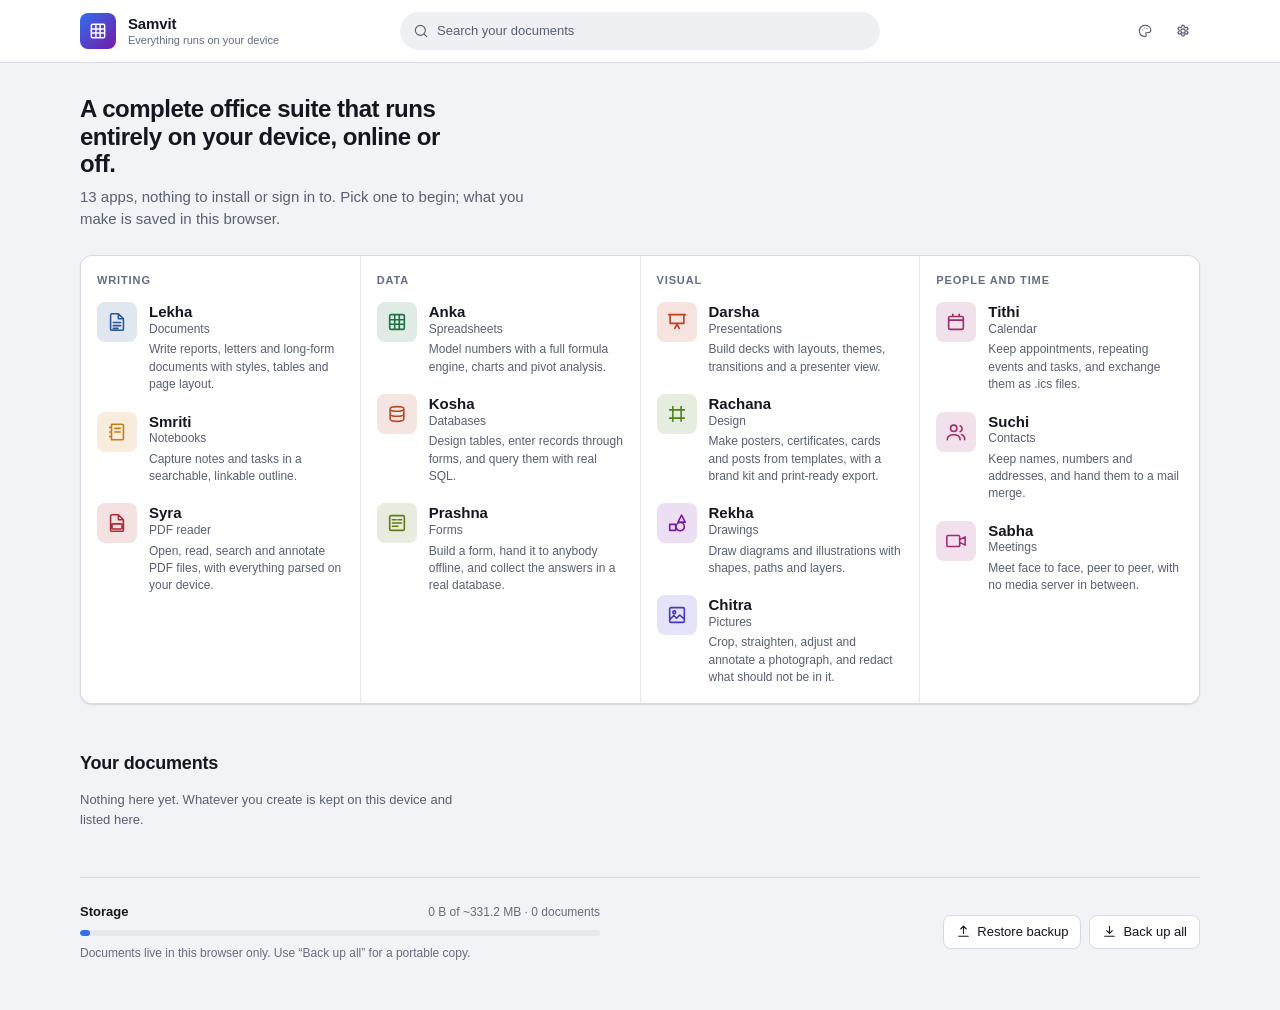
<file: index.html>
<!doctype html>
<html lang="en">
<head>
<meta charset="utf-8">
<meta name="viewport" content="width=device-width,initial-scale=1,viewport-fit=cover">
<title>Samvit</title>
<meta name="description" content="A complete office suite that runs entirely on your device.">

<meta name="theme-color" content="#f2f3f6">
<meta name="theme-color" media="(prefers-color-scheme: light)" content="#f2f3f6">
<meta name="theme-color" media="(prefers-color-scheme: dark)" content="#14161c">
<meta name="mobile-web-app-capable" content="yes">
<meta name="apple-mobile-web-app-capable" content="yes">
<meta name="apple-mobile-web-app-status-bar-style" content="default">
<meta name="apple-mobile-web-app-title" content="Samvit">
<meta name="application-name" content="Samvit">
<link rel="manifest" href="manifest.webmanifest">
<link rel="icon" href="icons/favicon.ico" sizes="any">
<link rel="icon" type="image/png" sizes="192x192" href="icons/icon-192.png">
<link rel="apple-touch-icon" href="icons/apple-touch-icon.png">

<link rel="stylesheet" href="css/core.css">
<link rel="stylesheet" href="css/components.css">
<link rel="stylesheet" href="css/suite.css">
<link rel="stylesheet" href="css/launcher.css">
<link rel="stylesheet" href="css/mobile.css">
</head>
<body class="app-launcher">
  <div id="app"></div>

  <script src="js/core/util.js"></script>
  <script src="js/core/env.js"></script>
  <script src="js/core/capability.js"></script>
  <script src="js/core/assist.js"></script>
  <script src="js/core/localmodel.js"></script>
  <script src="js/core/brand.js"></script>
  <script src="js/core/icons.js"></script>
  <script src="js/core/storage.js"></script>
  <script src="js/core/assets.js"></script>
  <script src="js/core/localfile.js"></script>
  <script src="js/core/history.js"></script>
  <script src="js/core/history-store.js"></script>
  <script src="js/core/cmd.js"></script>
  <script src="js/core/zip.js"></script>
  <script src="js/core/truetype.js"></script>
  <script src="js/core/pdf.js"></script>
  <script src="js/core/secure.js"></script>
  <script src="js/core/formats.js"></script>
  <script src="js/core/pdfexport.js"></script>
  <script src="js/core/templates.js"></script>
  <script src="js/core/globalsearch.js"></script>
  <script src="js/core/ui.js"></script>
  <script src="js/core/saveas.js"></script>
  <script src="js/core/script.js"></script>
  <script src="js/core/livelink.js"></script>
  <script src="js/core/plugins.js"></script>
  <script src="js/core/touch.js"></script>
  <script src="js/core/pwa.js"></script>
  <script src="js/launcher.js"></script>
</body>
</html>
</file>
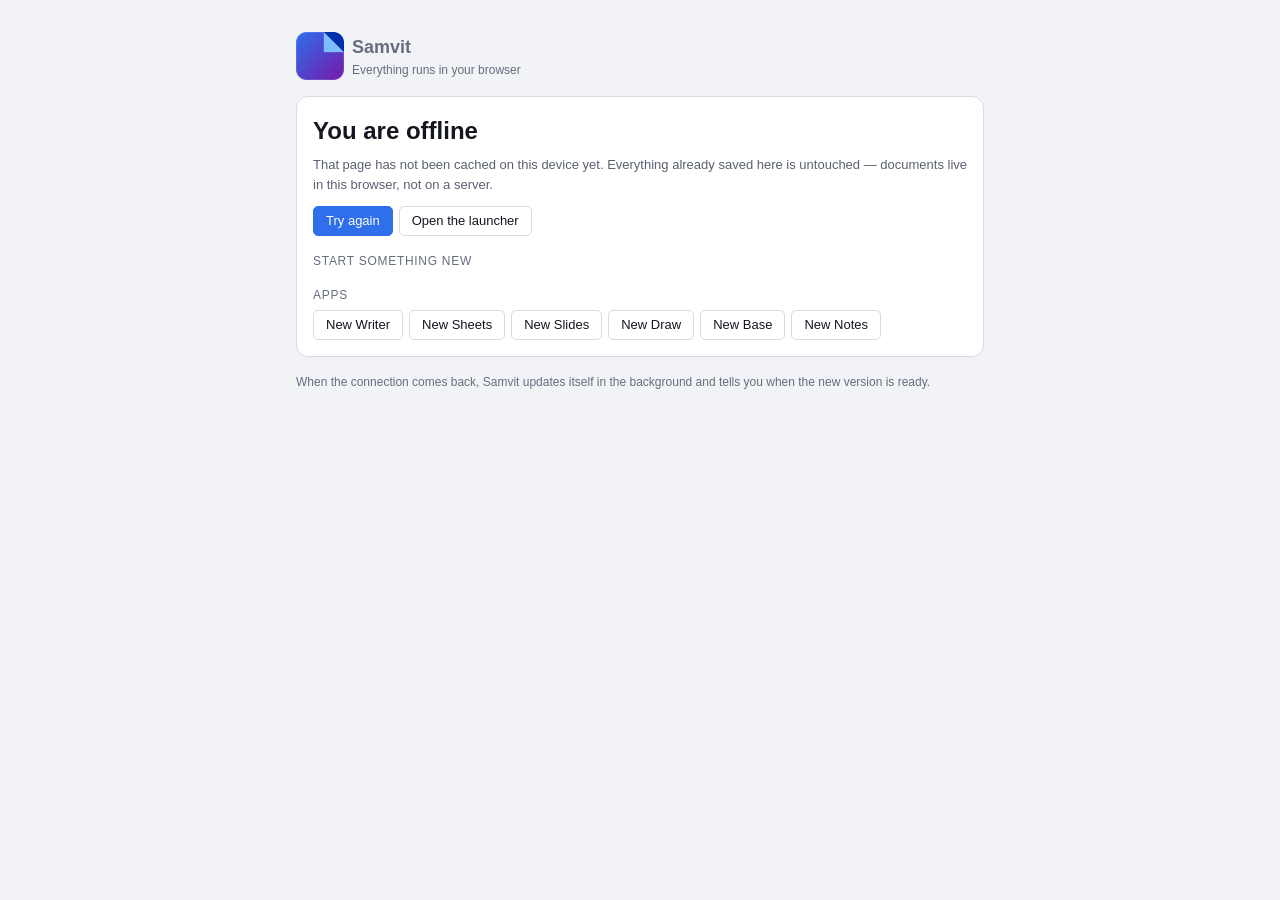
<file: offline.html>
<!doctype html>
<html lang="en">
<head>
<meta charset="utf-8">
<meta name="viewport" content="width=device-width,initial-scale=1,viewport-fit=cover">
<title>Offline — Samvit</title>
<meta name="description" content="Samvit is offline. Your documents are still here.">
<link rel="manifest" href="manifest.webmanifest">
<meta name="theme-color" content="#f2f3f6">
<meta name="theme-color" media="(prefers-color-scheme: light)" content="#f2f3f6">
<meta name="theme-color" media="(prefers-color-scheme: dark)" content="#14161c">
<link rel="icon" href="icons/favicon.ico" sizes="any">
<link rel="icon" type="image/png" sizes="192x192" href="icons/icon-192.png">
<link rel="apple-touch-icon" href="icons/apple-touch-icon.png">
<link rel="stylesheet" href="css/core.css">
<link rel="stylesheet" href="css/components.css">
<link rel="stylesheet" href="css/mobile.css">
<style>
  .off {
    max-width: 720px;
    margin: 0 auto;
    padding: var(--sp-8, 32px) var(--sp-6, 20px) var(--sp-9, 48px);
  }

  .off__mark {
    display: flex;
    align-items: center;
    gap: var(--sp-4, 12px);
    margin-bottom: var(--sp-6, 20px);
  }
  .off__mark img { width: 48px; height: 48px; border-radius: var(--r-md, 8px); }
  .off__mark strong { font-size: var(--fs-xl, 20px); display: block; }
  .off__mark span { color: var(--fg-subtle); font-size: var(--fs-sm, 13px); }

  .off__card {
    padding: var(--sp-6, 20px);
    border: 1px solid var(--border);
    border-radius: var(--r-lg, 12px);
    background: var(--surface);
  }

  .off__title { font-size: var(--fs-2xl, 24px); font-weight: 700; margin-bottom: var(--sp-3, 8px); }
  .off__lede { color: var(--fg-muted); margin-bottom: var(--sp-5, 16px); }

  .off__actions { display: flex; flex-wrap: wrap; gap: var(--sp-3, 8px); margin-bottom: var(--sp-6, 20px); }

  .off__section-title {
    font-size: var(--fs-sm, 13px);
    text-transform: uppercase;
    letter-spacing: .06em;
    color: var(--fg-subtle);
    margin: var(--sp-6, 20px) 0 var(--sp-3, 8px);
  }

  .off__list { display: grid; gap: var(--sp-2, 6px); }

  .off__doc {
    display: flex;
    align-items: center;
    gap: var(--sp-4, 12px);
    padding: var(--sp-3, 8px) var(--sp-4, 12px);
    border: 1px solid var(--border);
    border-radius: var(--r-md, 8px);
    background: var(--bg);
    color: inherit;
    text-decoration: none;
  }
  .off__doc:hover { border-color: var(--accent); }
  .off__doc-icon { display: flex; flex: none; color: var(--app-color, var(--accent)); }
  .off__doc-name { flex: 1 1 auto; font-weight: 600; }
  .off__doc-meta { color: var(--fg-subtle); font-size: var(--fs-sm, 13px); }

  .off__apps { display: flex; flex-wrap: wrap; gap: var(--sp-3, 8px); }

  .off__note {
    margin-top: var(--sp-6, 20px);
    color: var(--fg-subtle);
    font-size: var(--fs-sm, 13px);
  }
</style>
</head>
<body class="app-offline">
<div class="off">
  <div class="off__mark">
    <img src="icons/icon-192.png" alt="" width="48" height="48">
    <span>
      <strong>Samvit</strong>
      <span>Everything runs in your browser</span>
    </span>
  </div>

  <div class="off__card">
    <h1 class="off__title">You are offline</h1>
    <p class="off__lede">
      That page has not been cached on this device yet. Everything already saved here is
      untouched — documents live in this browser, not on a server.
    </p>

    <div class="off__actions">
      <button class="os-btn os-btn--primary" type="button" id="off-retry">Try again</button>
      <a class="os-btn" href="index.html">Open the launcher</a>
    </div>

    <div id="off-body"></div>
  </div>

  <p class="off__note">
    When the connection comes back, Samvit updates itself in the background and tells you
    when the new version is ready.
  </p>
</div>

<script src="js/core/util.js"></script>
<script src="js/core/icons.js"></script>
<script src="js/core/storage.js"></script>
<script>
(function (OS) {
  'use strict';

  const U = OS.util;
  const { el, on } = U;

  const APPS = [
    { id: 'writer', name: 'Writer', kind: 'writer', href: 'apps/writer.html' },
    { id: 'sheets', name: 'Sheets', kind: 'sheet', href: 'apps/sheets.html' },
    { id: 'slides', name: 'Slides', kind: 'slides', href: 'apps/slides.html' },
    { id: 'draw', name: 'Draw', kind: 'draw', href: 'apps/draw.html' },
    { id: 'base', name: 'Base', kind: 'base', href: 'apps/base.html' },
    { id: 'notes', name: 'Notes', kind: 'notes', href: 'apps/notes.html' },
  ];

  // The theme is a stored preference, and this page ships without app.js.
  const theme = OS.vfs.getSetting('theme') || 'auto';
  if (theme !== 'auto') document.documentElement.setAttribute('data-theme', theme);

  const body = document.getElementById('off-body');
  const entries = OS.vfs.list();

  if (entries.length) {
    body.appendChild(el('p.off__section-title', {
      text: entries.length + (entries.length === 1 ? ' document' : ' documents') + ' available offline',
    }));

    body.appendChild(el('.off__list', {}, entries.slice(0, 12).map((entry) => {
      const info = OS.vfs.kindInfo(entry.kind);
      const app = APPS.find((a) => a.kind === entry.kind);
      return el('a.off__doc', {
        href: app ? app.href + '?doc=' + encodeURIComponent(entry.id) : 'index.html',
        style: { '--app-color': 'var(--app-' + (app ? app.id : 'writer') + ')' },
      }, [
        el('span.off__doc-icon', { html: OS.icons.svg(info.icon, { size: 18 }), 'aria-hidden': 'true' }),
        el('span.off__doc-name', { text: entry.name }),
        el('span.off__doc-meta', { text: info.label + ' · ' + U.relativeTime(entry.modified) }),
      ]);
    })));

    if (entries.length > 12) {
      body.appendChild(el('p.off__note', { text: 'and ' + (entries.length - 12) + ' more in the launcher.' }));
    }
  } else {
    body.appendChild(el('p.off__section-title', { text: 'Start something new' }));
  }

  body.appendChild(el('p.off__section-title', { text: 'Apps' }));
  body.appendChild(el('.off__apps', {}, APPS.map((app) =>
    el('a.os-btn', { href: app.href + '?new=1', text: 'New ' + app.name })
  )));

  on(document.getElementById('off-retry'), 'click', () => window.location.reload());
})(window.OS);
</script>
</body>
</html>
</file>
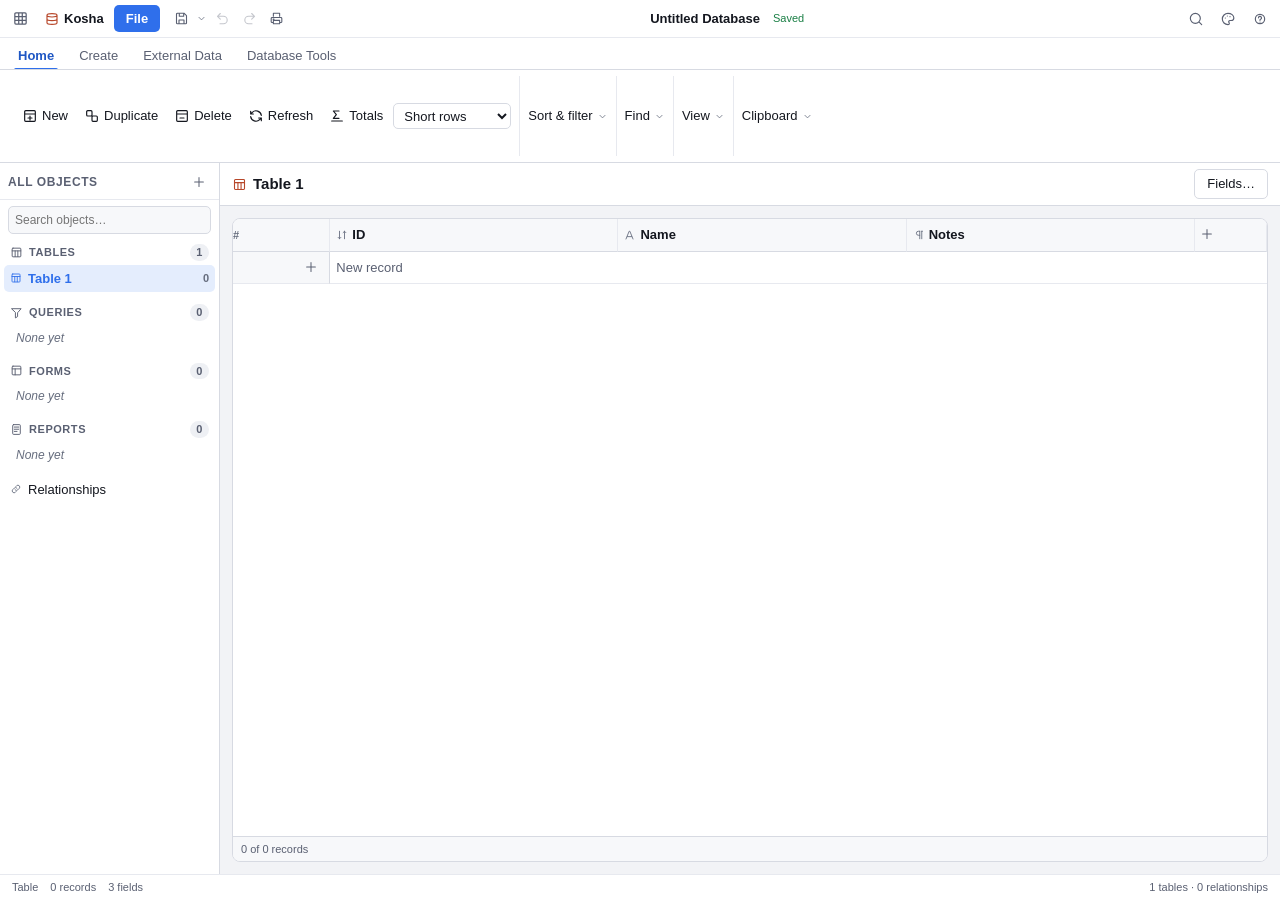
<file: apps/base.html>
<!doctype html>
<html lang="en">
<head>
<meta charset="utf-8">
<meta name="viewport" content="width=device-width,initial-scale=1,viewport-fit=cover">
<title>Kosha — Samvit</title>

<meta name="theme-color" content="#f2f3f6">
<meta name="theme-color" media="(prefers-color-scheme: light)" content="#f2f3f6">
<meta name="theme-color" media="(prefers-color-scheme: dark)" content="#14161c">
<meta name="mobile-web-app-capable" content="yes">
<meta name="apple-mobile-web-app-capable" content="yes">
<meta name="apple-mobile-web-app-status-bar-style" content="default">
<meta name="apple-mobile-web-app-title" content="Kosha">
<meta name="application-name" content="Kosha">
<link rel="manifest" href="../manifests/base.webmanifest">
<link rel="icon" href="../icons/favicon.ico" sizes="any">
<link rel="icon" type="image/png" sizes="192x192" href="../icons/icon-192.png">
<link rel="apple-touch-icon" href="../icons/apple-touch-icon.png">

<link rel="stylesheet" href="../css/core.css">
<link rel="stylesheet" href="../css/components.css">
<link rel="stylesheet" href="../css/suite.css">
<link rel="stylesheet" href="../css/apps/base.css">
<link rel="stylesheet" href="../css/mobile.css">
</head>
<body class="app-base">
  <div id="app"></div>

  
  <script src="../js/core/util.js"></script>
  <script src="../js/core/env.js"></script>
  <script src="../js/core/capability.js"></script>
  <script src="../js/core/assist.js"></script>
  <script src="../js/core/localmodel.js"></script>
  <script src="../js/core/brand.js"></script>
  <script src="../js/core/icons.js"></script>
  <script src="../js/core/storage.js"></script>
  <script src="../js/core/assets.js"></script>
  <script src="../js/core/localfile.js"></script>
  <script src="../js/core/history.js"></script>
  <script src="../js/core/history-store.js"></script>
  <script src="../js/core/cmd.js"></script>
  <script src="../js/core/zip.js"></script>
  
  <script src="../js/core/barcode.js"></script>
  <script src="../js/core/truetype.js"></script>
  <script src="../js/core/pdf.js"></script>
  <script src="../js/core/secure.js"></script>
  <script src="../js/core/formats.js"></script>
  <script src="../js/core/pdfexport.js"></script>
  <script src="../js/core/templates.js"></script>
  <script src="../js/core/globalsearch.js"></script>
  <script src="../js/core/ui.js"></script>
  <script src="../js/core/saveas.js"></script>
  <script src="../js/core/script.js"></script>
  <script src="../js/core/livelink.js"></script>
  <script src="../js/core/plugins.js"></script>
  <script src="../js/core/app.js"></script>
  <script src="../js/core/touch.js"></script>
  <script src="../js/core/pwa.js"></script>

  
  <script src="../js/apps/sheets/refs.js"></script>
  <script src="../js/apps/sheets/formula.js"></script>
  <script src="../js/apps/sheets/functions.js"></script>
  <script src="../js/apps/sheets/model.js"></script>

  
  <script src="../js/apps/base/model.js"></script>
  <script src="../js/apps/base/query.js"></script>
  <script src="../js/apps/base/views.js"></script>
  <script src="../js/apps/base/io.js"></script>
  <script src="../js/apps/base/ribbon.js"></script>
  <script src="../js/apps/base/main.js"></script>
</body>
</html>
</file>
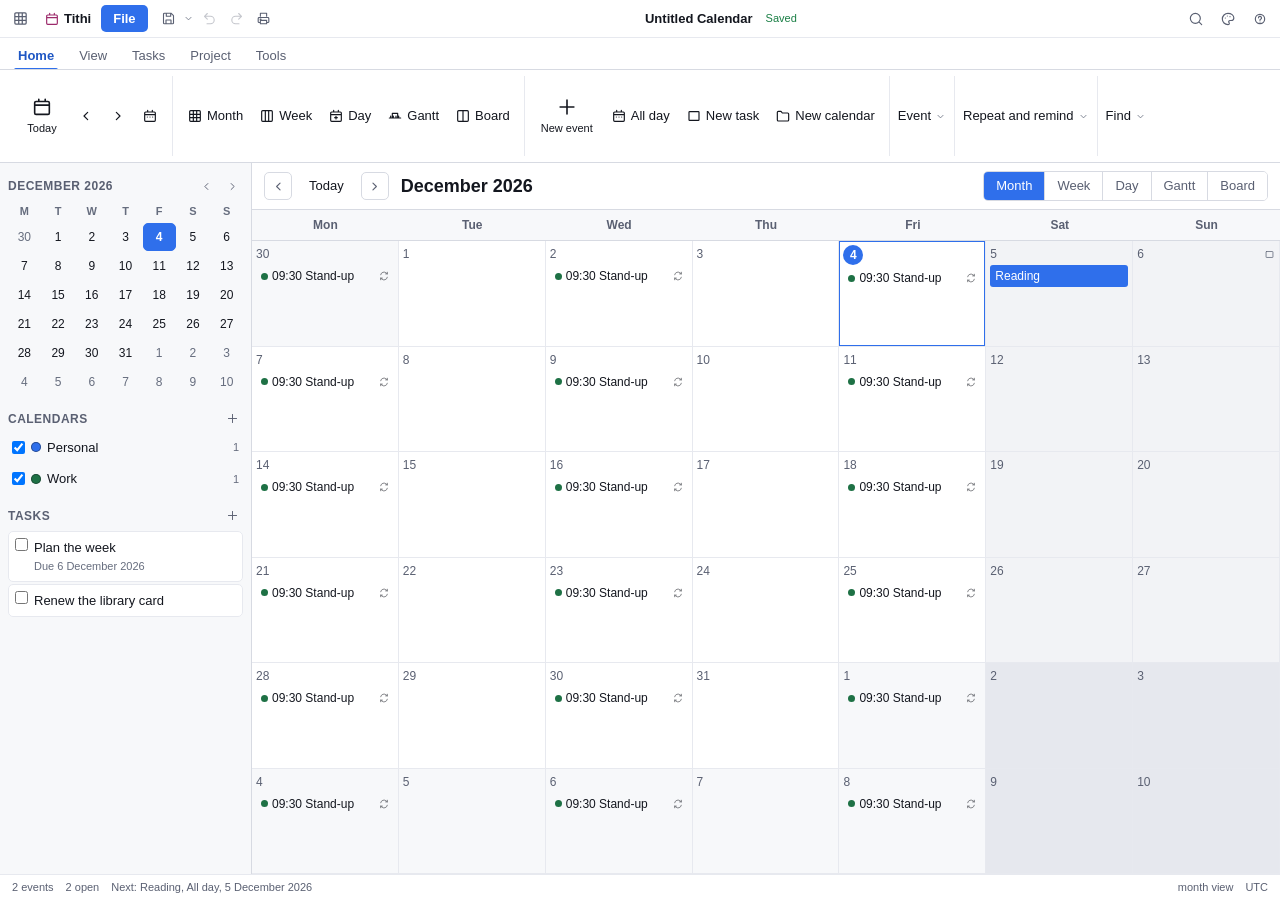
<file: apps/calendar.html>
<!doctype html>
<html lang="en">
<head>
<meta charset="utf-8">
<meta name="viewport" content="width=device-width,initial-scale=1,viewport-fit=cover">
<title>Tithi — Samvit</title>

<meta name="theme-color" content="#f2f3f6">
<meta name="theme-color" media="(prefers-color-scheme: light)" content="#f2f3f6">
<meta name="theme-color" media="(prefers-color-scheme: dark)" content="#14161c">
<meta name="mobile-web-app-capable" content="yes">
<meta name="apple-mobile-web-app-capable" content="yes">
<meta name="apple-mobile-web-app-status-bar-style" content="default">
<meta name="apple-mobile-web-app-title" content="Tithi">
<meta name="application-name" content="Tithi">
<link rel="manifest" href="../manifests/calendar.webmanifest">
<link rel="icon" href="../icons/favicon.ico" sizes="any">
<link rel="icon" type="image/png" sizes="192x192" href="../icons/icon-192.png">
<link rel="apple-touch-icon" href="../icons/apple-touch-icon.png">

<link rel="stylesheet" href="../css/core.css">
<link rel="stylesheet" href="../css/components.css">
<link rel="stylesheet" href="../css/suite.css">
<link rel="stylesheet" href="../css/apps/calendar.css">
<link rel="stylesheet" href="../css/mobile.css">
</head>
<body class="app-calendar">
  <div id="app"></div>
  <script src="../js/core/util.js"></script>
  <script src="../js/core/env.js"></script>
  <script src="../js/core/capability.js"></script>
  <script src="../js/core/assist.js"></script>
  <script src="../js/core/localmodel.js"></script>
  <script src="../js/core/brand.js"></script>
  <script src="../js/core/icons.js"></script>
  <script src="../js/core/storage.js"></script>
  <script src="../js/core/assets.js"></script>
  <script src="../js/core/localfile.js"></script>
  <script src="../js/core/history.js"></script>
  <script src="../js/core/history-store.js"></script>
  <script src="../js/core/cmd.js"></script>
  <script src="../js/core/zip.js"></script>
  <script src="../js/core/truetype.js"></script>
  <script src="../js/core/pdf.js"></script>
  <script src="../js/core/secure.js"></script>
  <script src="../js/core/formats.js"></script>
  <script src="../js/core/pdfexport.js"></script>
  <script src="../js/core/templates.js"></script>
  <script src="../js/core/globalsearch.js"></script>
  <script src="../js/core/ui.js"></script>
  <script src="../js/core/saveas.js"></script>
  <script src="../js/core/script.js"></script>
  <script src="../js/core/livelink.js"></script>
  <script src="../js/core/plugins.js"></script>
  <script src="../js/core/app.js"></script>
  <script src="../js/core/touch.js"></script>
  <script src="../js/core/pwa.js"></script>
  
  <script src="../js/apps/calendar/recur.js"></script>
  <script src="../js/apps/calendar/model.js"></script>
  <script src="../js/apps/calendar/project.js"></script>
  <script src="../js/apps/calendar/io.js"></script>
  <script src="../js/apps/calendar/projectview.js"></script>
  <script src="../js/apps/calendar/ribbon.js"></script>
  <script src="../js/apps/calendar/main.js"></script>
</body>
</html>
</file>
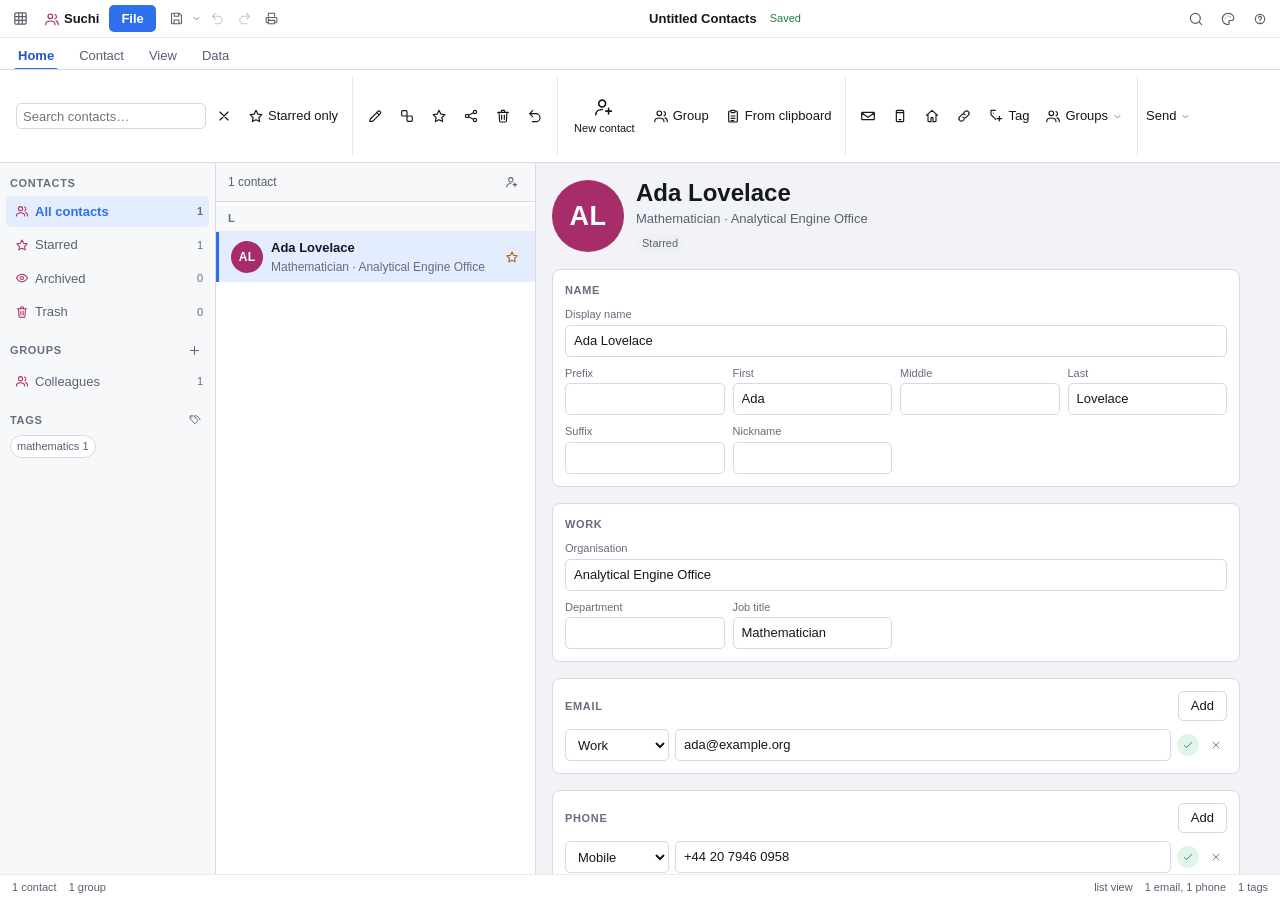
<file: apps/contacts.html>
<!doctype html>
<html lang="en">
<head>
<meta charset="utf-8">
<meta name="viewport" content="width=device-width,initial-scale=1,viewport-fit=cover">
<title>Suchi — Samvit</title>

<meta name="theme-color" content="#f2f3f6">
<meta name="theme-color" media="(prefers-color-scheme: light)" content="#f2f3f6">
<meta name="theme-color" media="(prefers-color-scheme: dark)" content="#14161c">
<meta name="mobile-web-app-capable" content="yes">
<meta name="apple-mobile-web-app-capable" content="yes">
<meta name="apple-mobile-web-app-status-bar-style" content="default">
<meta name="apple-mobile-web-app-title" content="Suchi">
<meta name="application-name" content="Suchi">
<link rel="manifest" href="../manifests/contacts.webmanifest">
<link rel="icon" href="../icons/favicon.ico" sizes="any">
<link rel="icon" type="image/png" sizes="192x192" href="../icons/icon-192.png">
<link rel="apple-touch-icon" href="../icons/apple-touch-icon.png">

<link rel="stylesheet" href="../css/core.css">
<link rel="stylesheet" href="../css/components.css">
<link rel="stylesheet" href="../css/suite.css">
<link rel="stylesheet" href="../css/apps/contacts.css">
<link rel="stylesheet" href="../css/mobile.css">
</head>
<body class="app-contacts">
  <div id="app"></div>
  <script src="../js/core/util.js"></script>
  <script src="../js/core/env.js"></script>
  <script src="../js/core/capability.js"></script>
  <script src="../js/core/assist.js"></script>
  <script src="../js/core/localmodel.js"></script>
  <script src="../js/core/brand.js"></script>
  <script src="../js/core/icons.js"></script>
  <script src="../js/core/storage.js"></script>
  <script src="../js/core/assets.js"></script>
  <script src="../js/core/localfile.js"></script>
  <script src="../js/core/history.js"></script>
  <script src="../js/core/history-store.js"></script>
  <script src="../js/core/cmd.js"></script>
  <script src="../js/core/zip.js"></script>
  <script src="../js/core/truetype.js"></script>
  <script src="../js/core/pdf.js"></script>
  <script src="../js/core/secure.js"></script>
  <script src="../js/core/formats.js"></script>
  <script src="../js/core/pdfexport.js"></script>
  <script src="../js/core/templates.js"></script>
  <script src="../js/core/globalsearch.js"></script>
  <script src="../js/core/ui.js"></script>
  <script src="../js/core/saveas.js"></script>
  <script src="../js/core/script.js"></script>
  <script src="../js/core/livelink.js"></script>
  <script src="../js/core/plugins.js"></script>
  <script src="../js/core/app.js"></script>
  <script src="../js/core/touch.js"></script>
  <script src="../js/core/pwa.js"></script>
  <script src="../js/apps/contacts/model.js"></script>
  <script src="../js/apps/contacts/io.js"></script>
  <script src="../js/apps/contacts/picker.js"></script>
  <script src="../js/apps/contacts/ribbon.js"></script>
  <script src="../js/apps/contacts/main.js"></script>
</body>
</html>
</file>
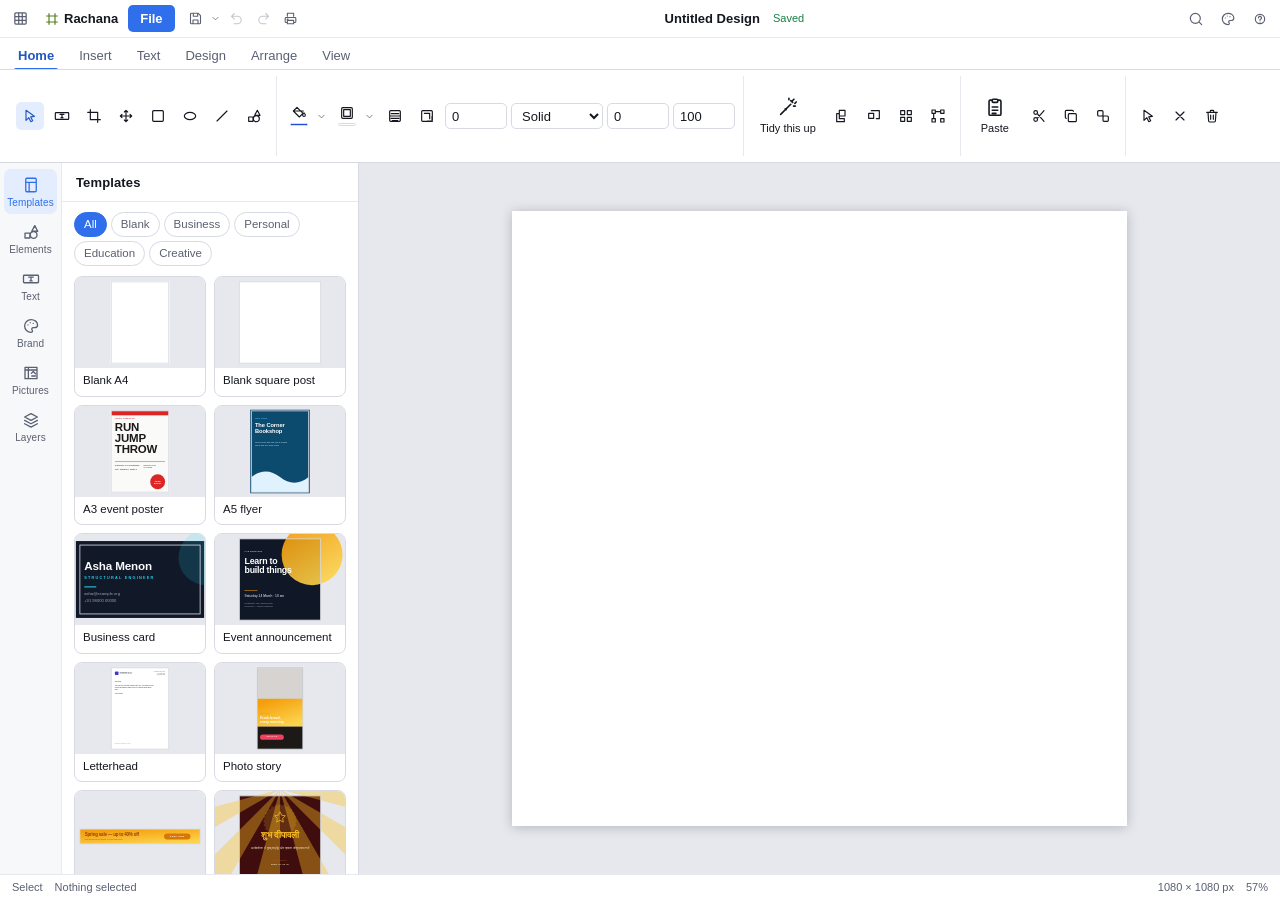
<file: apps/design.html>
<!doctype html>
<html lang="en">
<head>
<meta charset="utf-8">
<meta name="viewport" content="width=device-width,initial-scale=1,viewport-fit=cover">
<title>Rachana — Samvit</title>
<meta name="description" content="Design studio — templates, brand kits, print-ready export, and Indic typography that is actually correct.">

<meta name="theme-color" content="#f2f3f6">
<meta name="theme-color" media="(prefers-color-scheme: light)" content="#f2f3f6">
<meta name="theme-color" media="(prefers-color-scheme: dark)" content="#14161c">
<meta name="mobile-web-app-capable" content="yes">
<meta name="apple-mobile-web-app-capable" content="yes">
<meta name="apple-mobile-web-app-status-bar-style" content="default">
<meta name="apple-mobile-web-app-title" content="Rachana">
<meta name="application-name" content="Rachana">
<link rel="manifest" href="../manifests/design.webmanifest">
<link rel="icon" href="../icons/favicon.ico" sizes="any">
<link rel="icon" type="image/png" sizes="192x192" href="../icons/icon-192.png">
<link rel="apple-touch-icon" href="../icons/apple-touch-icon.png">

<link rel="stylesheet" href="../css/core.css">
<link rel="stylesheet" href="../css/components.css">
<link rel="stylesheet" href="../css/suite.css">
<link rel="stylesheet" href="../css/apps/design.css">
<link rel="stylesheet" href="../css/mobile.css">
</head>
<body class="app-design">
  <div id="app"></div>

  <script src="../js/core/util.js"></script>
  <script src="../js/core/env.js"></script>
  <script src="../js/core/capability.js"></script>
  <script src="../js/core/assist.js"></script>
  <script src="../js/core/localmodel.js"></script>
  <script src="../js/core/brand.js"></script>
  <script src="../js/core/icons.js"></script>
  <script src="../js/core/storage.js"></script>
  <script src="../js/core/assets.js"></script>
  <script src="../js/core/localfile.js"></script>
  <script src="../js/core/history.js"></script>
  <script src="../js/core/history-store.js"></script>
  <script src="../js/core/cmd.js"></script>
  <script src="../js/core/zip.js"></script>
  <script src="../js/core/truetype.js"></script>
  <script src="../js/core/pdf.js"></script>
  <script src="../js/core/secure.js"></script>
  <script src="../js/core/formats.js"></script>
  <script src="../js/core/pdfexport.js"></script>
  <script src="../js/core/templates.js"></script>
  <script src="../js/core/globalsearch.js"></script>
  <script src="../js/core/ui.js"></script>
  <script src="../js/core/saveas.js"></script>
  <script src="../js/core/script.js"></script>
  <script src="../js/core/livelink.js"></script>
  <script src="../js/core/plugins.js"></script>
  <script src="../js/core/app.js"></script>
  <script src="../js/core/touch.js"></script>
  <script src="../js/core/pwa.js"></script>

  
  <script src="../js/apps/draw/geometry.js"></script>
  
  <script src="../js/apps/draw/model.js"></script>
  <script src="../js/apps/draw/io.js"></script>

  <script src="../js/apps/design/sizes.js"></script>
  <script src="../js/apps/design/model.js"></script>
  <script src="../js/apps/design/text.js"></script>
  <script src="../js/apps/design/elements.js"></script>
  <script src="../js/apps/design/render.js"></script>
  <script src="../js/apps/design/arrange.js"></script>
  <script src="../js/apps/design/brandkit.js"></script>
  <script src="../js/apps/design/io.js"></script>
  <script src="../js/apps/design/canvas.js"></script>
  <script src="../js/apps/design/panels.js"></script>
  <script src="../js/apps/design/ribbon.js"></script>

  
  <script src="../js/core/templates-design.js"></script>

  <script src="../js/apps/design/main.js"></script>
</body>
</html>
</file>
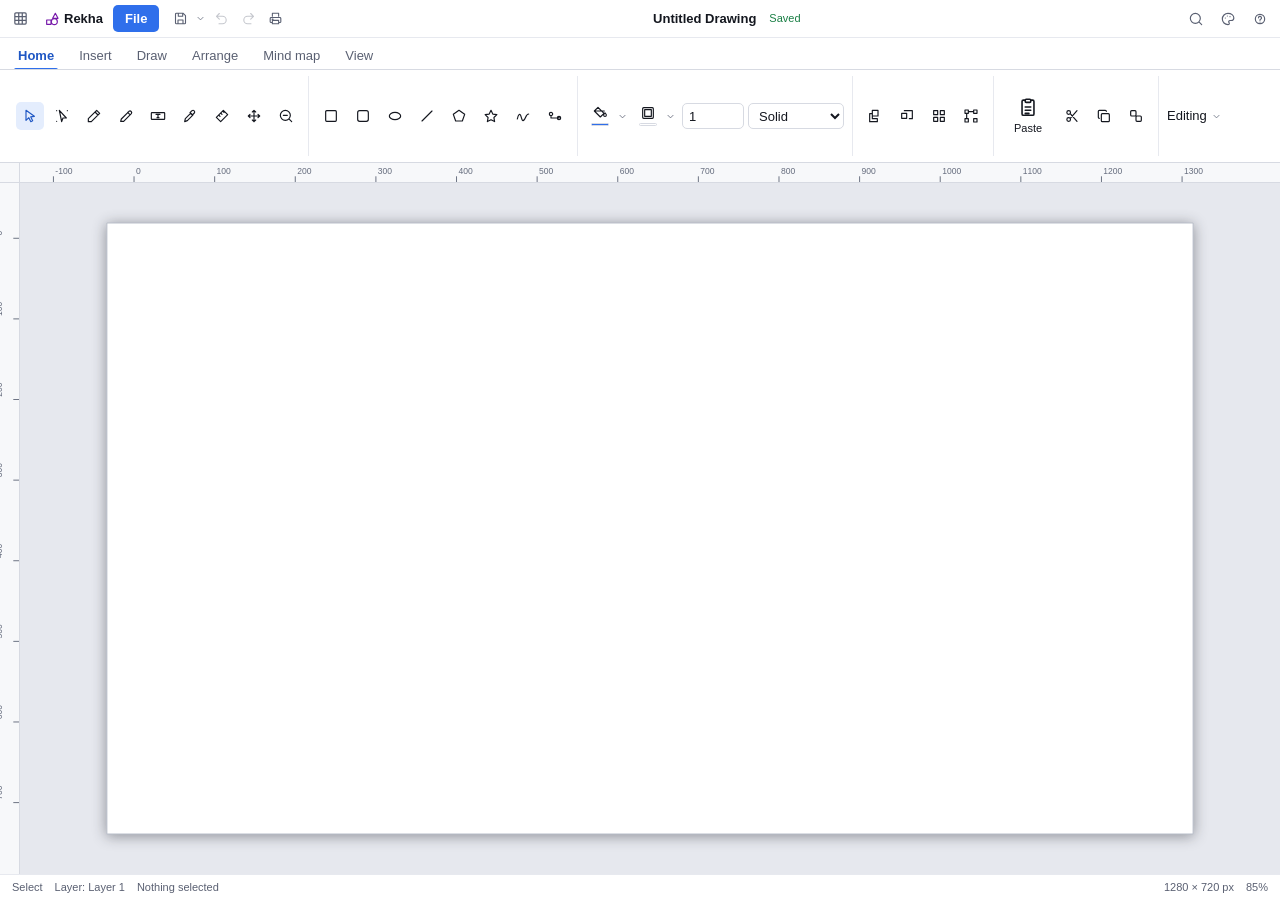
<file: apps/draw.html>
<!doctype html>
<html lang="en">
<head>
<meta charset="utf-8">
<meta name="viewport" content="width=device-width,initial-scale=1,viewport-fit=cover">
<title>Rekha — Samvit</title>
<meta name="description" content="Vector graphics editor — shapes, paths, layers and SVG export.">

<meta name="theme-color" content="#f2f3f6">
<meta name="theme-color" media="(prefers-color-scheme: light)" content="#f2f3f6">
<meta name="theme-color" media="(prefers-color-scheme: dark)" content="#14161c">
<meta name="mobile-web-app-capable" content="yes">
<meta name="apple-mobile-web-app-capable" content="yes">
<meta name="apple-mobile-web-app-status-bar-style" content="default">
<meta name="apple-mobile-web-app-title" content="Rekha">
<meta name="application-name" content="Rekha">
<link rel="manifest" href="../manifests/draw.webmanifest">
<link rel="icon" href="../icons/favicon.ico" sizes="any">
<link rel="icon" type="image/png" sizes="192x192" href="../icons/icon-192.png">
<link rel="apple-touch-icon" href="../icons/apple-touch-icon.png">

<link rel="stylesheet" href="../css/core.css">
<link rel="stylesheet" href="../css/components.css">
<link rel="stylesheet" href="../css/suite.css">
<link rel="stylesheet" href="../css/apps/draw.css">
<link rel="stylesheet" href="../css/mobile.css">
</head>
<body class="app-draw">
  <div id="app"></div>

  <script src="../js/core/util.js"></script>
  <script src="../js/core/env.js"></script>
  <script src="../js/core/capability.js"></script>
  <script src="../js/core/assist.js"></script>
  <script src="../js/core/localmodel.js"></script>
  <script src="../js/core/brand.js"></script>
  <script src="../js/core/icons.js"></script>
  <script src="../js/core/storage.js"></script>
  <script src="../js/core/assets.js"></script>
  <script src="../js/core/localfile.js"></script>
  <script src="../js/core/history.js"></script>
  <script src="../js/core/history-store.js"></script>
  <script src="../js/core/cmd.js"></script>
  <script src="../js/core/zip.js"></script>
  <script src="../js/core/truetype.js"></script>
  <script src="../js/core/pdf.js"></script>
  <script src="../js/core/secure.js"></script>
  <script src="../js/core/formats.js"></script>
  <script src="../js/core/pdfexport.js"></script>
  <script src="../js/core/templates.js"></script>
  <script src="../js/core/globalsearch.js"></script>
  <script src="../js/core/ui.js"></script>
  <script src="../js/core/saveas.js"></script>
  <script src="../js/core/script.js"></script>
  <script src="../js/core/livelink.js"></script>
  <script src="../js/core/plugins.js"></script>
  <script src="../js/core/app.js"></script>
  <script src="../js/core/touch.js"></script>
  <script src="../js/core/pwa.js"></script>

  
  <script src="../js/apps/writer/model.js"></script>

  <script src="../js/apps/draw/geometry.js"></script>
  <script src="../js/apps/draw/model.js"></script>
  <script src="../js/apps/draw/canvas.js"></script>
  <script src="../js/apps/draw/io.js"></script>
  <script src="../js/apps/draw/connector.js"></script>
  <script src="../js/apps/draw/mindmap.js"></script>
  <script src="../js/apps/draw/mindmapmode.js"></script>
  <script src="../js/apps/draw/print.js"></script>
  <script src="../js/apps/draw/ribbon.js"></script>
  <script src="../js/apps/draw/main.js"></script>
</body>
</html>
</file>
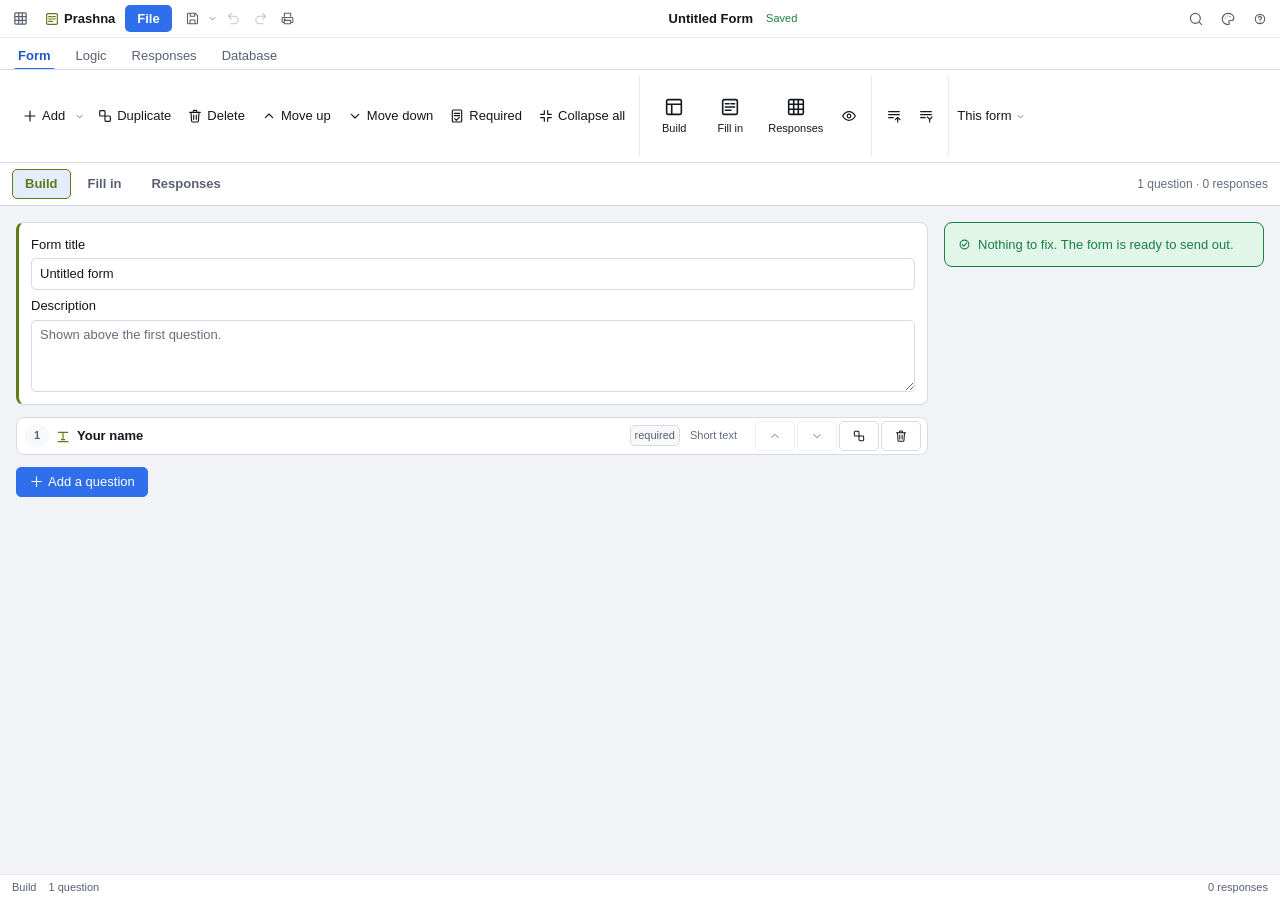
<file: apps/forms.html>
<!doctype html>
<html lang="en">
<head>
<meta charset="utf-8">
<meta name="viewport" content="width=device-width,initial-scale=1,viewport-fit=cover">
<title>Prashna — Samvit</title>

<meta name="theme-color" content="#f2f3f6">
<meta name="theme-color" media="(prefers-color-scheme: light)" content="#f2f3f6">
<meta name="theme-color" media="(prefers-color-scheme: dark)" content="#14161c">
<meta name="mobile-web-app-capable" content="yes">
<meta name="apple-mobile-web-app-capable" content="yes">
<meta name="apple-mobile-web-app-status-bar-style" content="default">
<meta name="apple-mobile-web-app-title" content="Prashna">
<meta name="application-name" content="Prashna">
<link rel="manifest" href="../manifests/forms.webmanifest">
<link rel="icon" href="../icons/favicon.ico" sizes="any">
<link rel="icon" type="image/png" sizes="192x192" href="../icons/icon-192.png">
<link rel="apple-touch-icon" href="../icons/apple-touch-icon.png">

<link rel="stylesheet" href="../css/core.css">
<link rel="stylesheet" href="../css/components.css">
<link rel="stylesheet" href="../css/suite.css">
<link rel="stylesheet" href="../css/apps/forms.css">
<link rel="stylesheet" href="../css/mobile.css">
</head>
<body class="app-forms">
  <div id="app"></div>
  <script src="../js/core/util.js"></script>
  <script src="../js/core/env.js"></script>
  <script src="../js/core/capability.js"></script>
  <script src="../js/core/assist.js"></script>
  <script src="../js/core/localmodel.js"></script>
  <script src="../js/core/brand.js"></script>
  <script src="../js/core/icons.js"></script>
  <script src="../js/core/storage.js"></script>
  <script src="../js/core/assets.js"></script>
  <script src="../js/core/localfile.js"></script>
  <script src="../js/core/history.js"></script>
  <script src="../js/core/history-store.js"></script>
  <script src="../js/core/cmd.js"></script>
  <script src="../js/core/zip.js"></script>
  <script src="../js/core/truetype.js"></script>
  <script src="../js/core/pdf.js"></script>
  <script src="../js/core/secure.js"></script>
  <script src="../js/core/formats.js"></script>
  <script src="../js/core/pdfexport.js"></script>
  <script src="../js/core/templates.js"></script>
  <script src="../js/core/globalsearch.js"></script>
  <script src="../js/core/ui.js"></script>
  <script src="../js/core/saveas.js"></script>
  <script src="../js/core/script.js"></script>
  <script src="../js/core/livelink.js"></script>
  <script src="../js/core/plugins.js"></script>
  <script src="../js/core/app.js"></script>
  <script src="../js/core/touch.js"></script>
  <script src="../js/core/pwa.js"></script>
  
  <script src="../js/apps/sheets/refs.js"></script>
  <script src="../js/apps/sheets/formula.js"></script>
  <script src="../js/apps/sheets/functions.js"></script>
  <script src="../js/apps/sheets/model.js"></script>
  <script src="../js/apps/sheets/charts.js"></script>
  
  <script src="../js/apps/base/model.js"></script>
  <script src="../js/apps/base/query.js"></script>
  <script src="../js/apps/base/io.js"></script>
  <script src="../js/apps/forms/model.js"></script>
  <script src="../js/apps/forms/exchange.js"></script>
  <script src="../js/apps/forms/kosha.js"></script>
  <script src="../js/apps/forms/builder.js"></script>
  <script src="../js/apps/forms/fill.js"></script>
  <script src="../js/apps/forms/analyse.js"></script>
  <script src="../js/apps/forms/ribbon.js"></script>
  <script src="../js/apps/forms/main.js"></script>
</body>
</html>
</file>
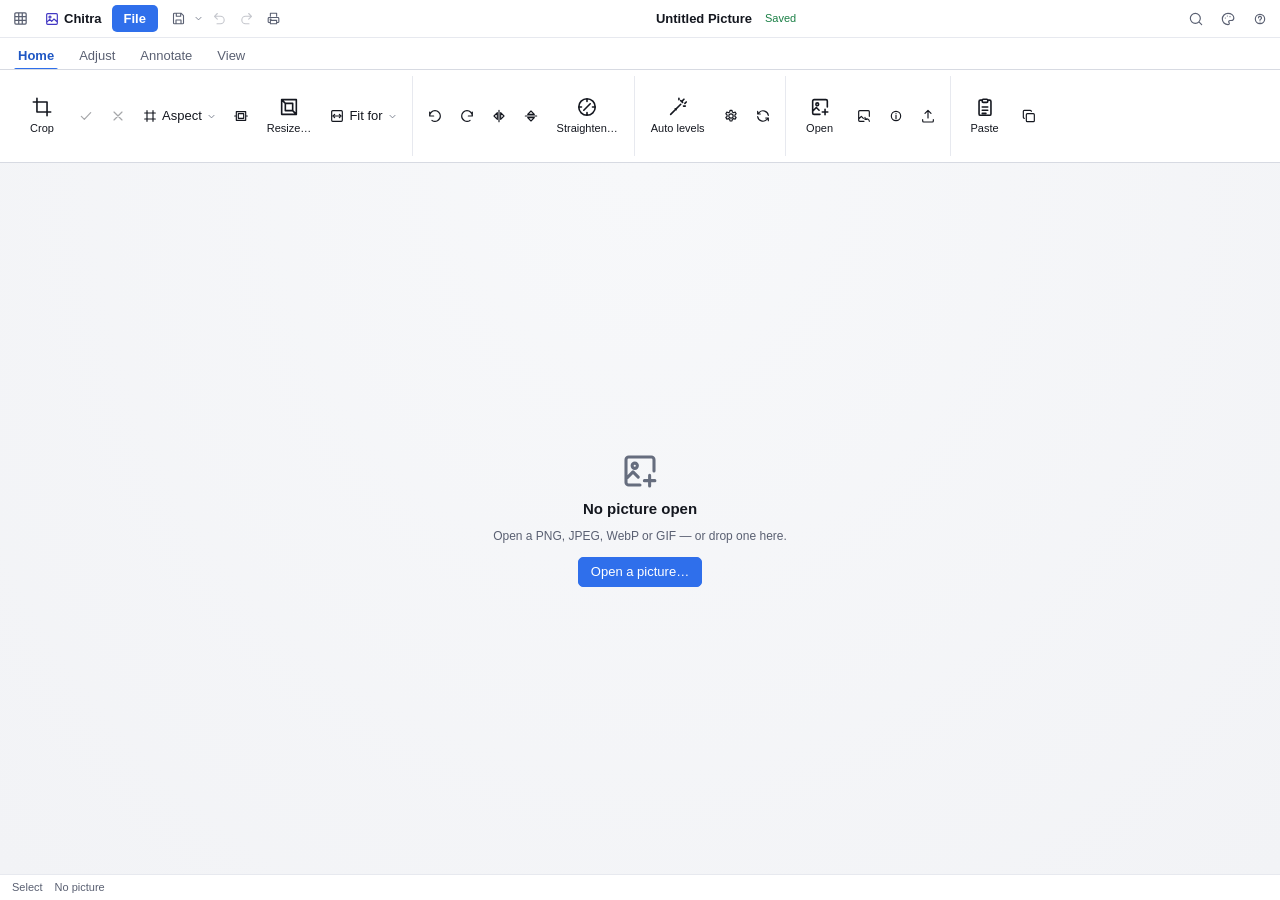
<file: apps/image.html>
<!doctype html>
<html lang="en">
<head>
<meta charset="utf-8">
<meta name="viewport" content="width=device-width,initial-scale=1,viewport-fit=cover">
<title>Chitra — Samvit</title>
<meta name="description" content="Image editor — crop, straighten, adjust, annotate, redact and export.">

<meta name="theme-color" content="#f2f3f6">
<meta name="theme-color" media="(prefers-color-scheme: light)" content="#f2f3f6">
<meta name="theme-color" media="(prefers-color-scheme: dark)" content="#14161c">
<meta name="mobile-web-app-capable" content="yes">
<meta name="apple-mobile-web-app-capable" content="yes">
<meta name="apple-mobile-web-app-status-bar-style" content="default">
<meta name="apple-mobile-web-app-title" content="Chitra">
<meta name="application-name" content="Chitra">
<link rel="manifest" href="../manifests/image.webmanifest">
<link rel="icon" href="../icons/favicon.ico" sizes="any">
<link rel="icon" type="image/png" sizes="192x192" href="../icons/icon-192.png">
<link rel="apple-touch-icon" href="../icons/apple-touch-icon.png">

<link rel="stylesheet" href="../css/core.css">
<link rel="stylesheet" href="../css/components.css">
<link rel="stylesheet" href="../css/suite.css">
<link rel="stylesheet" href="../css/apps/image.css">
<link rel="stylesheet" href="../css/mobile.css">
</head>
<body class="app-image">
  <div id="app"></div>
  <script src="../js/core/util.js"></script>
  <script src="../js/core/env.js"></script>
  <script src="../js/core/capability.js"></script>
  <script src="../js/core/assist.js"></script>
  <script src="../js/core/localmodel.js"></script>
  <script src="../js/core/brand.js"></script>
  <script src="../js/core/icons.js"></script>
  <script src="../js/core/storage.js"></script>
  <script src="../js/core/assets.js"></script>
  <script src="../js/core/localfile.js"></script>
  <script src="../js/core/history.js"></script>
  <script src="../js/core/history-store.js"></script>
  <script src="../js/core/cmd.js"></script>
  <script src="../js/core/zip.js"></script>
  <script src="../js/core/truetype.js"></script>
  <script src="../js/core/pdf.js"></script>
  <script src="../js/core/secure.js"></script>
  <script src="../js/core/formats.js"></script>
  <script src="../js/core/pdfexport.js"></script>
  <script src="../js/core/templates.js"></script>
  <script src="../js/core/globalsearch.js"></script>
  <script src="../js/core/ui.js"></script>
  <script src="../js/core/saveas.js"></script>
  <script src="../js/core/script.js"></script>
  <script src="../js/core/livelink.js"></script>
  <script src="../js/core/plugins.js"></script>
  <script src="../js/core/app.js"></script>
  <script src="../js/core/touch.js"></script>
  <script src="../js/core/pwa.js"></script>

  
  <script src="../js/core/raster.js"></script>
  <script src="../js/core/barcode.js"></script>

  
  <script src="../js/apps/draw/geometry.js"></script>

  <script src="../js/apps/image/model.js"></script>
  <script src="../js/apps/image/annotate.js"></script>
  <script src="../js/apps/image/io.js"></script>
  <script src="../js/apps/image/canvas.js"></script>
  <script src="../js/apps/image/ribbon.js"></script>
  <script src="../js/apps/image/main.js"></script>
</body>
</html>
</file>
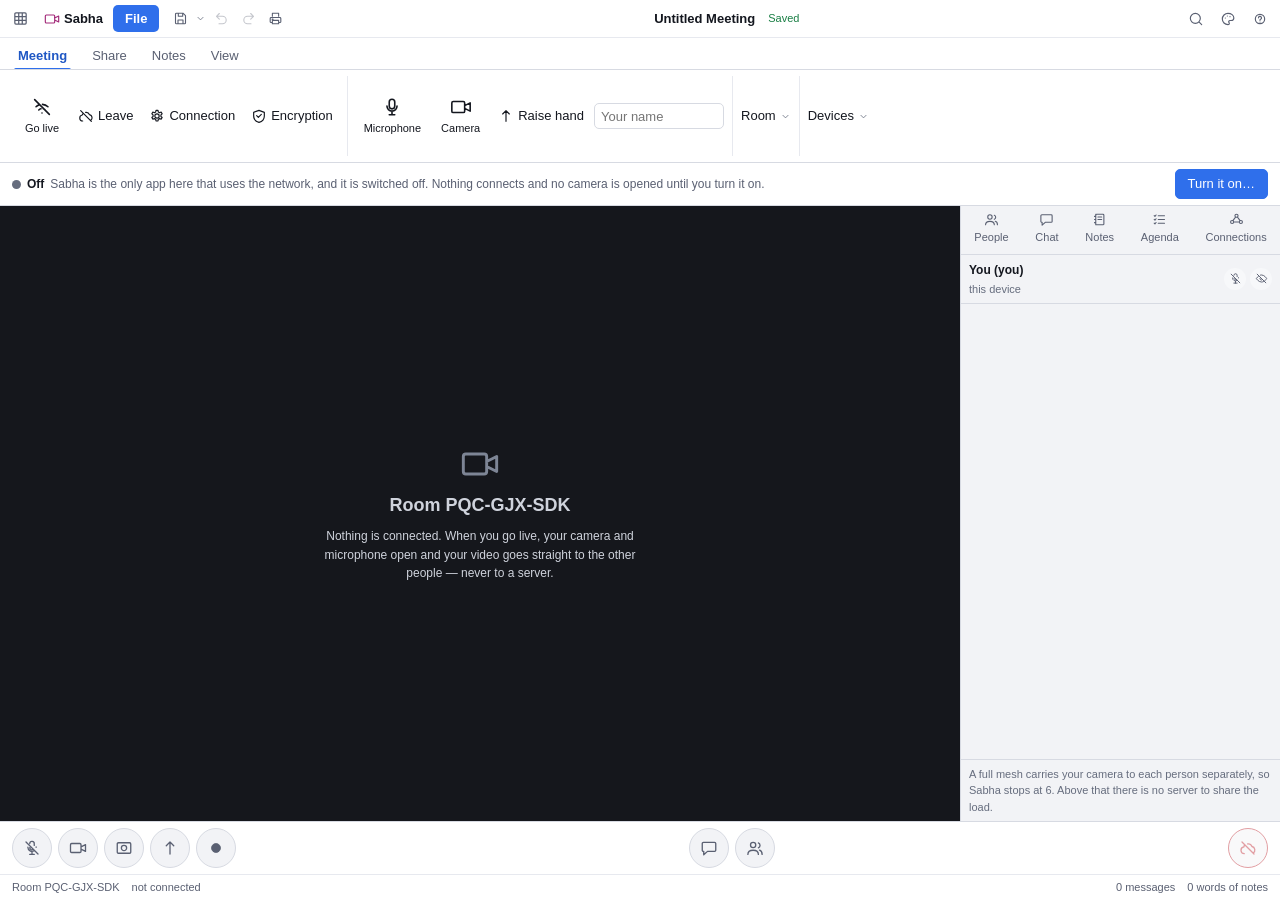
<file: apps/meet.html>
<!doctype html>
<html lang="en">
<head>
<meta charset="utf-8">
<meta name="viewport" content="width=device-width,initial-scale=1,viewport-fit=cover">
<title>Sabha — Samvit</title>

<meta name="theme-color" content="#f2f3f6">
<meta name="theme-color" media="(prefers-color-scheme: light)" content="#f2f3f6">
<meta name="theme-color" media="(prefers-color-scheme: dark)" content="#14161c">
<meta name="mobile-web-app-capable" content="yes">
<meta name="apple-mobile-web-app-capable" content="yes">
<meta name="apple-mobile-web-app-status-bar-style" content="default">
<meta name="apple-mobile-web-app-title" content="Sabha">
<meta name="application-name" content="Sabha">
<link rel="manifest" href="../manifests/meet.webmanifest">
<link rel="icon" href="../icons/favicon.ico" sizes="any">
<link rel="icon" type="image/png" sizes="192x192" href="../icons/icon-192.png">
<link rel="apple-touch-icon" href="../icons/apple-touch-icon.png">

<link rel="stylesheet" href="../css/core.css">
<link rel="stylesheet" href="../css/components.css">
<link rel="stylesheet" href="../css/suite.css">
<link rel="stylesheet" href="../css/apps/meet.css">
<link rel="stylesheet" href="../css/mobile.css">
</head>
<body class="app-meet">
  <div id="app"></div>
  <script src="../js/core/util.js"></script>
  <script src="../js/core/env.js"></script>
  <script src="../js/core/capability.js"></script>
  <script src="../js/core/assist.js"></script>
  <script src="../js/core/localmodel.js"></script>
  <script src="../js/core/brand.js"></script>
  <script src="../js/core/icons.js"></script>
  <script src="../js/core/storage.js"></script>
  <script src="../js/core/assets.js"></script>
  <script src="../js/core/localfile.js"></script>
  <script src="../js/core/history.js"></script>
  <script src="../js/core/history-store.js"></script>
  <script src="../js/core/cmd.js"></script>
  <script src="../js/core/zip.js"></script>
  <script src="../js/core/truetype.js"></script>
  <script src="../js/core/pdf.js"></script>
  <script src="../js/core/secure.js"></script>
  <script src="../js/core/formats.js"></script>
  <script src="../js/core/pdfexport.js"></script>
  <script src="../js/core/templates.js"></script>
  <script src="../js/core/globalsearch.js"></script>
  <script src="../js/core/ui.js"></script>
  <script src="../js/core/saveas.js"></script>
  <script src="../js/core/script.js"></script>
  <script src="../js/core/livelink.js"></script>
  <script src="../js/core/plugins.js"></script>
  <script src="../js/core/app.js"></script>
  <script src="../js/core/touch.js"></script>
  <script src="../js/core/pwa.js"></script>
  
  <script src="../js/apps/notes/markdown.js"></script>
  <script src="../js/apps/notes/model.js"></script>
  
  <script src="../js/apps/meet/wire.js"></script>
  <script src="../js/apps/meet/keys.js"></script>
  <script src="../js/apps/meet/net.js"></script>
  <script src="../js/apps/meet/model.js"></script>
  <script src="../js/apps/meet/chat.js"></script>
  <script src="../js/apps/meet/room.js"></script>
  <script src="../js/apps/meet/media.js"></script>
  <script src="../js/apps/meet/record.js"></script>
  <script src="../js/apps/meet/screenrec.js"></script>
  <script src="../js/apps/meet/transport.js"></script>
  <script src="../js/apps/meet/mesh.js"></script>
  <script src="../js/apps/meet/ribbon.js"></script>
  <script src="../js/apps/meet/main.js"></script>
</body>
</html>
</file>
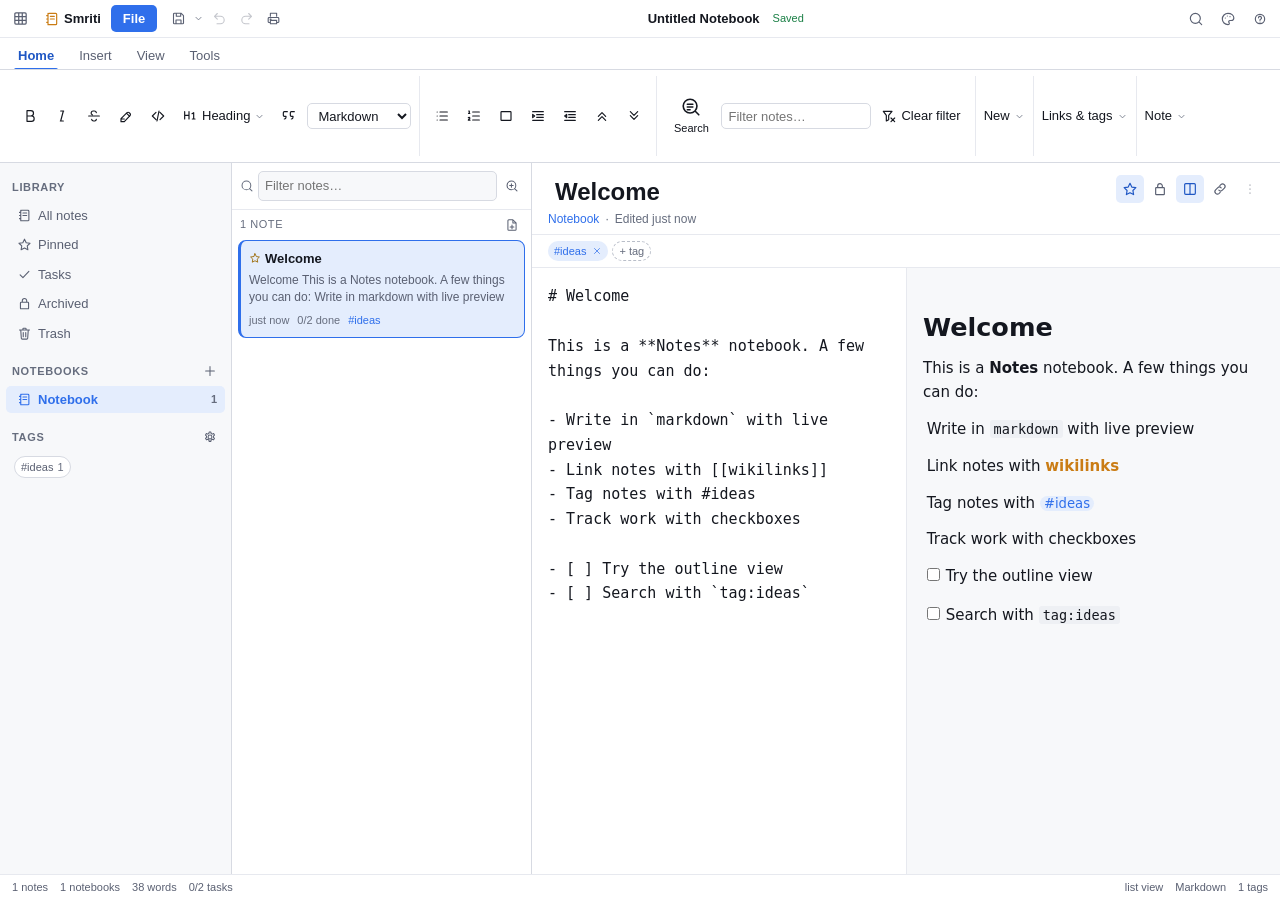
<file: apps/notes.html>
<!doctype html>
<html lang="en">
<head>
<meta charset="utf-8">
<meta name="viewport" content="width=device-width,initial-scale=1,viewport-fit=cover">
<title>Smriti — Samvit</title>

<meta name="theme-color" content="#f2f3f6">
<meta name="theme-color" media="(prefers-color-scheme: light)" content="#f2f3f6">
<meta name="theme-color" media="(prefers-color-scheme: dark)" content="#14161c">
<meta name="mobile-web-app-capable" content="yes">
<meta name="apple-mobile-web-app-capable" content="yes">
<meta name="apple-mobile-web-app-status-bar-style" content="default">
<meta name="apple-mobile-web-app-title" content="Smriti">
<meta name="application-name" content="Smriti">
<link rel="manifest" href="../manifests/notes.webmanifest">
<link rel="icon" href="../icons/favicon.ico" sizes="any">
<link rel="icon" type="image/png" sizes="192x192" href="../icons/icon-192.png">
<link rel="apple-touch-icon" href="../icons/apple-touch-icon.png">

<link rel="stylesheet" href="../css/core.css">
<link rel="stylesheet" href="../css/components.css">
<link rel="stylesheet" href="../css/suite.css">
<link rel="stylesheet" href="../css/apps/notes.css">
<link rel="stylesheet" href="../css/mobile.css">
</head>
<body class="app-notes">
  <div id="app"></div>
  <script src="../js/core/util.js"></script>
  <script src="../js/core/env.js"></script>
  <script src="../js/core/capability.js"></script>
  <script src="../js/core/assist.js"></script>
  <script src="../js/core/localmodel.js"></script>
  <script src="../js/core/brand.js"></script>
  <script src="../js/core/icons.js"></script>
  <script src="../js/core/storage.js"></script>
  <script src="../js/core/assets.js"></script>
  <script src="../js/core/localfile.js"></script>
  <script src="../js/core/history.js"></script>
  <script src="../js/core/history-store.js"></script>
  <script src="../js/core/cmd.js"></script>
  <script src="../js/core/zip.js"></script>
  <script src="../js/core/truetype.js"></script>
  <script src="../js/core/pdf.js"></script>
  <script src="../js/core/secure.js"></script>
  <script src="../js/core/formats.js"></script>
  <script src="../js/core/pdfexport.js"></script>
  <script src="../js/core/templates.js"></script>
  <script src="../js/core/globalsearch.js"></script>
  <script src="../js/core/ui.js"></script>
  <script src="../js/core/saveas.js"></script>
  <script src="../js/core/script.js"></script>
  <script src="../js/core/livelink.js"></script>
  <script src="../js/core/plugins.js"></script>
  <script src="../js/core/app.js"></script>
  <script src="../js/core/touch.js"></script>
  <script src="../js/core/pwa.js"></script>
  
  <script src="../js/apps/writer/model.js"></script>
  <script src="../js/apps/notes/markdown.js"></script>
  <script src="../js/apps/notes/model.js"></script>
  <script src="../js/apps/notes/search.js"></script>
  <script src="../js/apps/notes/ribbon.js"></script>
  <script src="../js/apps/notes/main.js"></script>
</body>
</html>
</file>
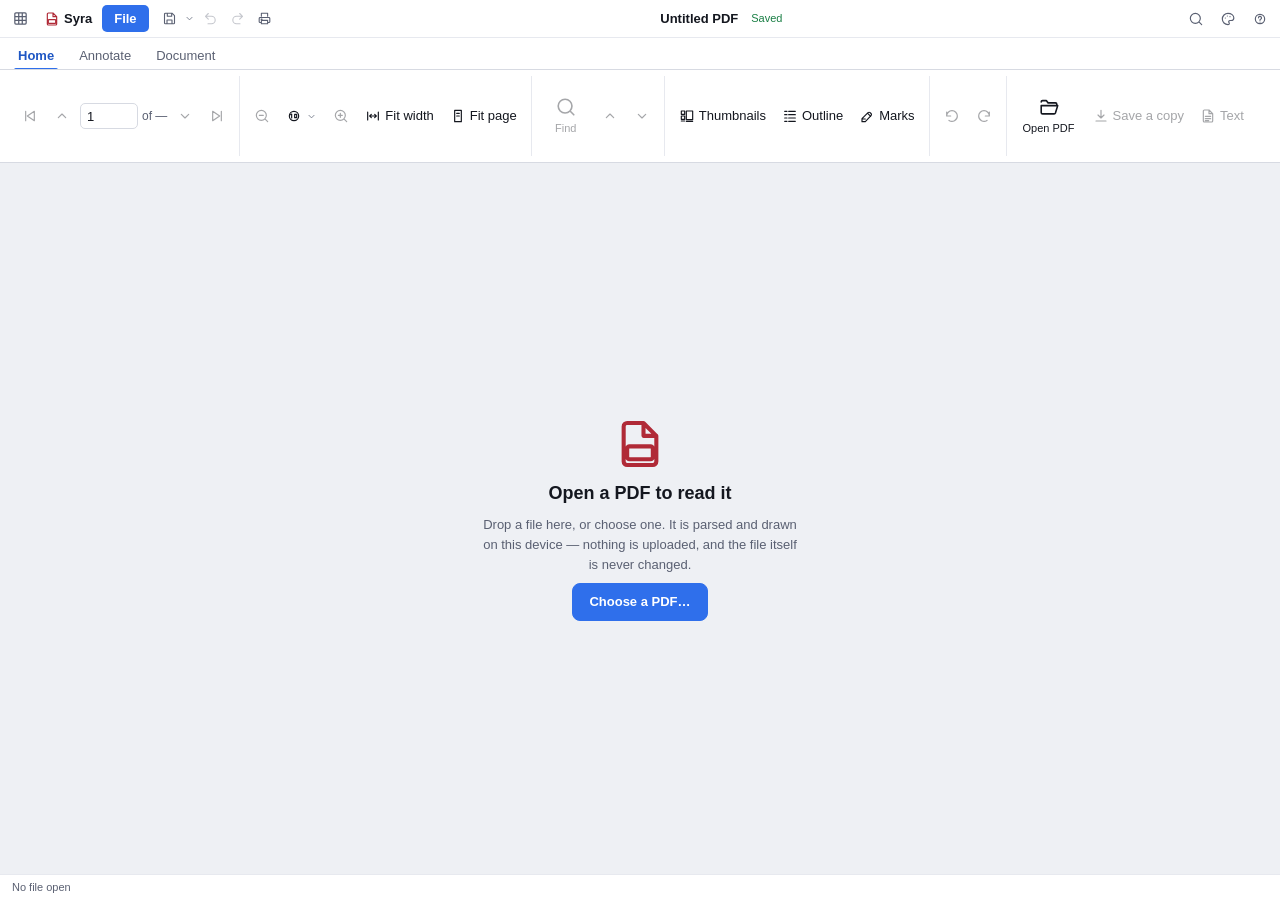
<file: apps/pdf.html>
<!doctype html>
<html lang="en">
<head>
<meta charset="utf-8">
<meta name="viewport" content="width=device-width,initial-scale=1,viewport-fit=cover">
<title>Syra — Samvit</title>

<meta name="theme-color" content="#f2f3f6">
<meta name="theme-color" media="(prefers-color-scheme: light)" content="#f2f3f6">
<meta name="theme-color" media="(prefers-color-scheme: dark)" content="#14161c">
<meta name="mobile-web-app-capable" content="yes">
<meta name="apple-mobile-web-app-capable" content="yes">
<meta name="apple-mobile-web-app-status-bar-style" content="default">
<meta name="apple-mobile-web-app-title" content="Syra">
<meta name="application-name" content="Syra">
<link rel="manifest" href="../manifests/pdf.webmanifest">
<link rel="icon" href="../icons/favicon.ico" sizes="any">
<link rel="icon" type="image/png" sizes="192x192" href="../icons/icon-192.png">
<link rel="apple-touch-icon" href="../icons/apple-touch-icon.png">

<link rel="stylesheet" href="../css/core.css">
<link rel="stylesheet" href="../css/components.css">
<link rel="stylesheet" href="../css/suite.css">
<link rel="stylesheet" href="../css/apps/pdf.css">
<link rel="stylesheet" href="../css/mobile.css">
</head>
<body class="app-pdf">
  <div id="app"></div>
  <script src="../js/core/util.js"></script>
  <script src="../js/core/env.js"></script>
  <script src="../js/core/capability.js"></script>
  <script src="../js/core/assist.js"></script>
  <script src="../js/core/localmodel.js"></script>
  <script src="../js/core/brand.js"></script>
  <script src="../js/core/icons.js"></script>
  <script src="../js/core/storage.js"></script>
  <script src="../js/core/assets.js"></script>
  <script src="../js/core/localfile.js"></script>
  <script src="../js/core/history.js"></script>
  <script src="../js/core/history-store.js"></script>
  <script src="../js/core/cmd.js"></script>
  <script src="../js/core/zip.js"></script>
  <script src="../js/core/truetype.js"></script>
  <script src="../js/core/pdf.js"></script>
  
  <script src="../js/core/pdfread.js"></script>
  <script src="../js/core/pdfwrite.js"></script>
  <script src="../js/core/pdfsign.js"></script>
  <script src="../js/core/pdfocr.js"></script>
  <script src="../js/core/docdiff.js"></script>
  <script src="../js/core/secure.js"></script>
  <script src="../js/core/formats.js"></script>
  <script src="../js/core/pdfexport.js"></script>
  <script src="../js/core/templates.js"></script>
  <script src="../js/core/globalsearch.js"></script>
  <script src="../js/core/ui.js"></script>
  <script src="../js/core/saveas.js"></script>
  <script src="../js/core/script.js"></script>
  <script src="../js/core/livelink.js"></script>
  <script src="../js/core/plugins.js"></script>
  <script src="../js/core/app.js"></script>
  <script src="../js/core/touch.js"></script>
  <script src="../js/core/pwa.js"></script>
  <script src="../js/apps/pdf/render.js"></script>
  <script src="../js/apps/pdf/model.js"></script>
  <script src="../js/apps/pdf/annot.js"></script>
  <script src="../js/apps/pdf/view.js"></script>
  <script src="../js/apps/pdf/search.js"></script>
  <script src="../js/apps/pdf/ribbon.js"></script>
  <script src="../js/apps/pdf/sign.js"></script>
  <script src="../js/apps/pdf/write.js"></script>
  <script src="../js/apps/pdf/ocr.js"></script>
  <script src="../js/apps/pdf/main.js"></script>
</body>
</html>
</file>
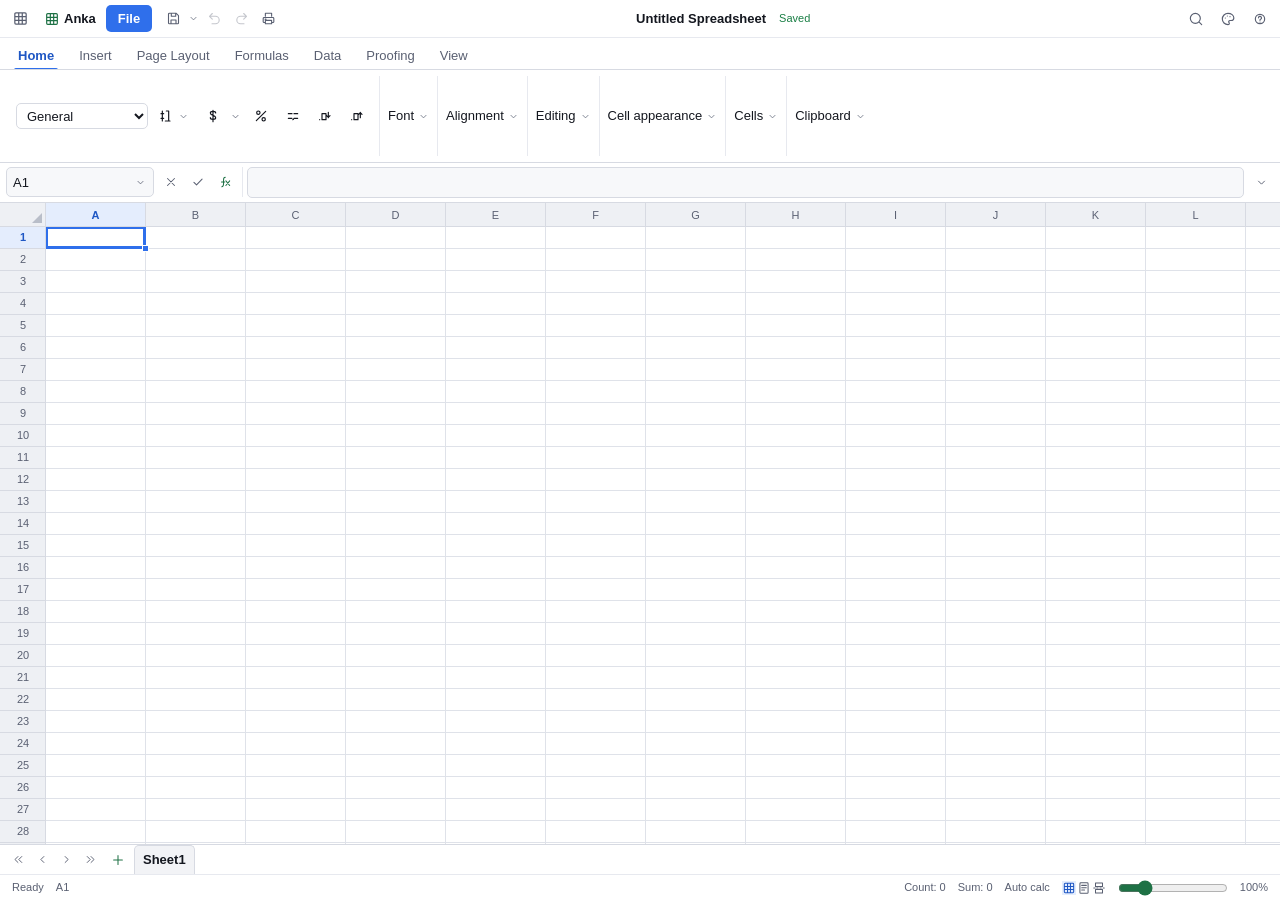
<file: apps/sheets.html>
<!doctype html>
<html lang="en">
<head>
<meta charset="utf-8">
<meta name="viewport" content="width=device-width,initial-scale=1,viewport-fit=cover">
<title>Anka — Samvit</title>

<meta name="theme-color" content="#f2f3f6">
<meta name="theme-color" media="(prefers-color-scheme: light)" content="#f2f3f6">
<meta name="theme-color" media="(prefers-color-scheme: dark)" content="#14161c">
<meta name="mobile-web-app-capable" content="yes">
<meta name="apple-mobile-web-app-capable" content="yes">
<meta name="apple-mobile-web-app-status-bar-style" content="default">
<meta name="apple-mobile-web-app-title" content="Anka">
<meta name="application-name" content="Anka">
<link rel="manifest" href="../manifests/sheets.webmanifest">
<link rel="icon" href="../icons/favicon.ico" sizes="any">
<link rel="icon" type="image/png" sizes="192x192" href="../icons/icon-192.png">
<link rel="apple-touch-icon" href="../icons/apple-touch-icon.png">

<link rel="stylesheet" href="../css/core.css">
<link rel="stylesheet" href="../css/components.css">
<link rel="stylesheet" href="../css/suite.css">
<link rel="stylesheet" href="../css/apps/sheets.css">
<link rel="stylesheet" href="../css/apps/sheets-grid.css">
<link rel="stylesheet" href="../css/mobile.css">
</head>
<body class="app-sheets">
  <div id="app"></div>

  
  <script src="../js/core/util.js"></script>
  <script src="../js/core/env.js"></script>
  <script src="../js/core/capability.js"></script>
  <script src="../js/core/assist.js"></script>
  <script src="../js/core/localmodel.js"></script>
  <script src="../js/core/brand.js"></script>
  <script src="../js/core/storage.js"></script>
  <script src="../js/core/assets.js"></script>
  <script src="../js/core/localfile.js"></script>
  <script src="../js/core/history.js"></script>
  <script src="../js/core/history-store.js"></script>
  <script src="../js/core/cmd.js"></script>
  <script src="../js/core/icons.js"></script>
  <script src="../js/core/zip.js"></script>
  <script src="../js/core/truetype.js"></script>
  <script src="../js/core/pdf.js"></script>
  <script src="../js/core/secure.js"></script>
  <script src="../js/core/formats.js"></script>
  <script src="../js/core/pdfexport.js"></script>
  <script src="../js/core/templates.js"></script>
  <script src="../js/core/globalsearch.js"></script>
  <script src="../js/core/ui.js"></script>
  <script src="../js/core/saveas.js"></script>
  <script src="../js/core/script.js"></script>
  <script src="../js/core/livelink.js"></script>
  <script src="../js/core/plugins.js"></script>
  <script src="../js/core/app.js"></script>
  <script src="../js/core/touch.js"></script>
  <script src="../js/core/pwa.js"></script>

  
  <script src="../js/apps/sheets/refs.js"></script>
  <script src="../js/apps/sheets/formula.js"></script>
  <script src="../js/apps/sheets/functions.js"></script>
  <script src="../js/apps/sheets/model.js"></script>
  <script src="../js/apps/sheets/arrays.js"></script>
  <script src="../js/apps/sheets/format.js"></script>
  <script src="../js/apps/sheets/grid.js"></script>
  <script src="../js/apps/sheets/charts.js"></script>
  <script src="../js/apps/sheets/analysis.js"></script>
  <script src="../js/apps/sheets/solver.js"></script>
  <script src="../js/apps/sheets/tables.js"></script>
  <script src="../js/apps/sheets/pipeline.js"></script>
  <script src="../js/apps/sheets/objects.js"></script>
  <script src="../js/apps/sheets/assistant.js"></script>
  <script src="../js/apps/sheets/print.js"></script>
  <script src="../js/apps/sheets/io.js"></script>
  <script src="../js/apps/sheets/ooxml.js"></script>
  <script src="../js/apps/sheets/ribbon.js"></script>
  <script src="../js/apps/sheets/main.js"></script>
</body>
</html>
</file>
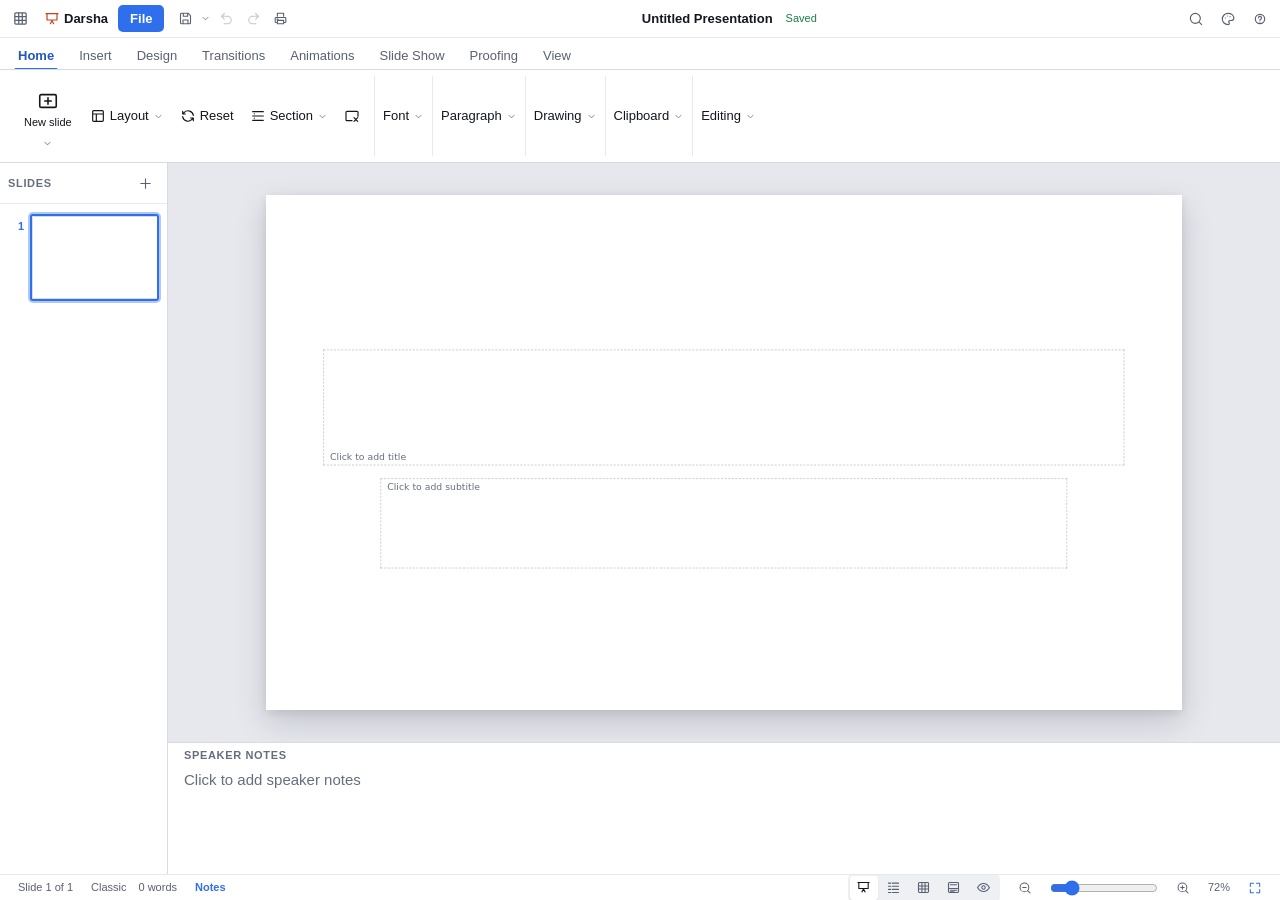
<file: apps/slides.html>
<!doctype html>
<html lang="en">
<head>
<meta charset="utf-8">
<meta name="viewport" content="width=device-width,initial-scale=1,viewport-fit=cover">
<title>Darsha — Samvit</title>

<meta name="theme-color" content="#f2f3f6">
<meta name="theme-color" media="(prefers-color-scheme: light)" content="#f2f3f6">
<meta name="theme-color" media="(prefers-color-scheme: dark)" content="#14161c">
<meta name="mobile-web-app-capable" content="yes">
<meta name="apple-mobile-web-app-capable" content="yes">
<meta name="apple-mobile-web-app-status-bar-style" content="default">
<meta name="apple-mobile-web-app-title" content="Darsha">
<meta name="application-name" content="Darsha">
<link rel="manifest" href="../manifests/slides.webmanifest">
<link rel="icon" href="../icons/favicon.ico" sizes="any">
<link rel="icon" type="image/png" sizes="192x192" href="../icons/icon-192.png">
<link rel="apple-touch-icon" href="../icons/apple-touch-icon.png">

<link rel="stylesheet" href="../css/core.css">
<link rel="stylesheet" href="../css/components.css">
<link rel="stylesheet" href="../css/suite.css">
<link rel="stylesheet" href="../css/apps/slides-render.css">
<link rel="stylesheet" href="../css/apps/slides.css">
<link rel="stylesheet" href="../css/mobile.css">
</head>
<body class="app-slides">
  <div id="app"></div>

  
  <script src="../js/core/util.js"></script>
  <script src="../js/core/env.js"></script>
  <script src="../js/core/capability.js"></script>
  <script src="../js/core/assist.js"></script>
  <script src="../js/core/localmodel.js"></script>
  <script src="../js/core/brand.js"></script>
  <script src="../js/core/icons.js"></script>
  <script src="../js/core/storage.js"></script>
  <script src="../js/core/assets.js"></script>
  <script src="../js/core/localfile.js"></script>
  <script src="../js/core/history.js"></script>
  <script src="../js/core/history-store.js"></script>
  <script src="../js/core/cmd.js"></script>
  <script src="../js/core/zip.js"></script>
  <script src="../js/core/truetype.js"></script>
  <script src="../js/core/pdf.js"></script>
  <script src="../js/core/secure.js"></script>
  <script src="../js/core/formats.js"></script>
  <script src="../js/core/pdfexport.js"></script>
  <script src="../js/core/equation.js"></script>
  <script src="../js/core/templates.js"></script>
  <script src="../js/core/globalsearch.js"></script>
  <script src="../js/core/ui.js"></script>
  <script src="../js/core/saveas.js"></script>
  <script src="../js/core/script.js"></script>
  <script src="../js/core/livelink.js"></script>
  <script src="../js/core/plugins.js"></script>
  <script src="../js/core/app.js"></script>
  <script src="../js/core/touch.js"></script>
  <script src="../js/core/pwa.js"></script>

  
  <script src="../js/apps/writer/model.js"></script>

  
  <script src="../js/apps/sheets/charts.js"></script>

  
  <script src="../js/apps/slides/model.js"></script>
  <script src="../js/apps/slides/render.js"></script>
  <script src="../js/apps/slides/animate.js"></script>
  <script src="../js/apps/slides/io.js"></script>
  <script src="../js/apps/slides/ooxml.js"></script>
  <script src="../js/apps/slides/handout.js"></script>
  <script src="../js/apps/slides/video.js"></script>
  <script src="../js/apps/slides/coach.js"></script>
  <script src="../js/apps/slides/ribbon.js"></script>
  <script src="../js/apps/slides/main.js"></script>
</body>
</html>
</file>
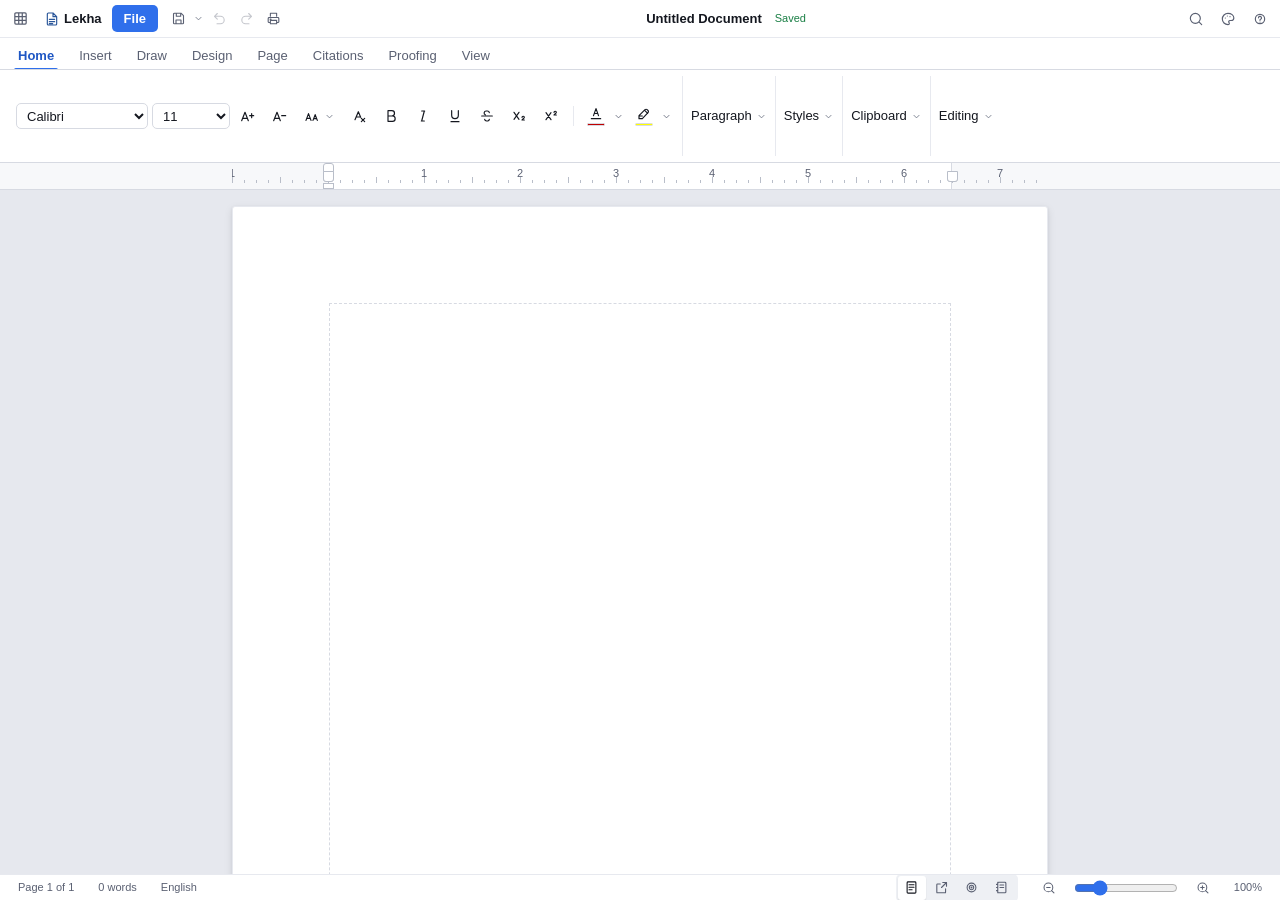
<file: apps/writer.html>
<!doctype html>
<html lang="en">
<head>
<meta charset="utf-8">
<meta name="viewport" content="width=device-width,initial-scale=1,viewport-fit=cover">
<title>Lekha — Samvit</title>

<meta name="theme-color" content="#f2f3f6">
<meta name="theme-color" media="(prefers-color-scheme: light)" content="#f2f3f6">
<meta name="theme-color" media="(prefers-color-scheme: dark)" content="#14161c">
<meta name="mobile-web-app-capable" content="yes">
<meta name="apple-mobile-web-app-capable" content="yes">
<meta name="apple-mobile-web-app-status-bar-style" content="default">
<meta name="apple-mobile-web-app-title" content="Lekha">
<meta name="application-name" content="Lekha">
<link rel="manifest" href="../manifests/writer.webmanifest">
<link rel="icon" href="../icons/favicon.ico" sizes="any">
<link rel="icon" type="image/png" sizes="192x192" href="../icons/icon-192.png">
<link rel="apple-touch-icon" href="../icons/apple-touch-icon.png">

<link rel="stylesheet" href="../css/core.css">
<link rel="stylesheet" href="../css/components.css">
<link rel="stylesheet" href="../css/suite.css">
<link rel="stylesheet" href="../css/apps/writer.css">
<link rel="stylesheet" href="../css/mobile.css">
</head>
<body class="app-writer">
  <div id="app"></div>

  
  <script src="../js/core/util.js"></script>
  <script src="../js/core/env.js"></script>
  <script src="../js/core/capability.js"></script>
  <script src="../js/core/assist.js"></script>
  <script src="../js/core/localmodel.js"></script>
  <script src="../js/core/brand.js"></script>
  <script src="../js/core/icons.js"></script>
  <script src="../js/core/storage.js"></script>
  <script src="../js/core/assets.js"></script>
  <script src="../js/core/localfile.js"></script>
  <script src="../js/core/history.js"></script>
  <script src="../js/core/history-store.js"></script>
  <script src="../js/core/cmd.js"></script>
  <script src="../js/core/zip.js"></script>
  <script src="../js/core/truetype.js"></script>
  <script src="../js/core/pdf.js"></script>
  <script src="../js/core/secure.js"></script>
  <script src="../js/core/formats.js"></script>
  <script src="../js/core/pdfexport.js"></script>
  <script src="../js/core/docdiff.js"></script>
  <script src="../js/core/equation.js"></script>
  <script src="../js/core/templates.js"></script>
  <script src="../js/core/globalsearch.js"></script>
  <script src="../js/core/ui.js"></script>
  <script src="../js/core/saveas.js"></script>
  <script src="../js/core/script.js"></script>
  <script src="../js/core/livelink.js"></script>
  <script src="../js/core/plugins.js"></script>
  <script src="../js/core/app.js"></script>
  <script src="../js/core/touch.js"></script>
  <script src="../js/core/pwa.js"></script>

  
  <script src="../js/core/barcode.js"></script>

  
  <script src="../js/apps/writer/model.js"></script>
  <script src="../js/apps/writer/editor.js"></script>
  <script src="../js/apps/writer/format.js"></script>
  <script src="../js/apps/writer/tables.js"></script>
  <script src="../js/apps/writer/objects.js"></script>
  <script src="../js/apps/writer/pagination.js"></script>
  <script src="../js/apps/writer/features.js"></script>
  <script src="../js/apps/writer/compare.js"></script>
  <script src="../js/apps/writer/assistant.js"></script>
  <script src="../js/apps/writer/a11y.js"></script>
  
  <script src="../js/apps/contacts/model.js"></script>
  <script src="../js/apps/contacts/picker.js"></script>
  <script src="../js/apps/writer/mailings.js"></script>
  <script src="../js/apps/writer/labels.js"></script>
  <script src="../js/apps/writer/forms.js"></script>
  <script src="../js/apps/writer/io.js"></script>
  <script src="../js/apps/writer/ooxml.js"></script>
  <script src="../js/apps/writer/ribbon.js"></script>
  <script src="../js/apps/writer/main.js"></script>
</body>
</html>
</file>
<file: css/core.css>
:root {
  
  --bg:            #f2f3f6;
  --bg-sunken:     #e6e8ee;
  --surface:       #ffffff;
  --surface-2:     #f7f8fa;
  --surface-3:     #eef0f4;
  --overlay:       #ffffff;
  --scrim:         rgba(17, 20, 28, .42);

  
  --fg:            #14171f;
  --fg-muted:      #5a6072;
  --fg-subtle:     #666d7e;
  --fg-inverse:    #ffffff;
  --fg-on-accent:  #ffffff;

  
  --border:        #d7dae2;
  --border-strong: #b9bec9;
  --border-subtle: #e7e9ef;

  
  --accent:        #2f6feb;
  --accent-hover:  #2a62d1;
  --accent-active: #2455b7;
  --accent-soft:   #e4edfd;
  
  --accent-ink:    #1f57c4;
  --accent-ring:   rgba(47, 111, 235, .38);

  --app-writer:    #2b579a;
  --app-sheets:    #1e7145;
  --app-slides:    #c43e1c;
  --app-draw:      #7719aa;
  --app-base:      #b7472a;
  --app-notes:     #ca7c14;
  --app-contacts:  #a62d6a;
  --app-meet:      #a32b7a;
  --app-pdf:       #b02a37;
  --app-calc:      #0f6e7d;
  --app-calendar:  #9c2a6b;
  --app-image:     #4338c4;
  --app-forms:     #5f7a16;
  --app-design:    #52801e;

  
  --ok:            #1a7f45;
  --ok-soft:       #e2f5e9;
  --warn:          #9a6700;
  --warn-soft:     #fdf3d7;
  --danger:        #c02b34;
  --danger-soft:   #fdeaec;
  --info:          #1f6feb;
  --info-soft:     #e4edfd;

  
  --selection:     rgba(47, 111, 235, .26);
  --highlight:     #fff3a3;
  --grid-line:     #dfe2e9;

  
  --shadow-1: 0 1px 2px rgba(17, 20, 28, .07), 0 1px 1px rgba(17, 20, 28, .05);
  --shadow-2: 0 3px 8px rgba(17, 20, 28, .10), 0 1px 3px rgba(17, 20, 28, .07);
  --shadow-3: 0 12px 32px rgba(17, 20, 28, .16), 0 3px 10px rgba(17, 20, 28, .09);
  --shadow-4: 0 24px 64px rgba(17, 20, 28, .24), 0 6px 18px rgba(17, 20, 28, .12);

  
  --r-xs: 3px;
  --r-sm: 5px;
  --r-md: 8px;
  --r-lg: 12px;
  --r-xl: 18px;
  --r-full: 999px;

  
  --font-ui: "Segoe UI", -apple-system, BlinkMacSystemFont, Roboto, "Helvetica Neue", Arial, sans-serif;
  --font-doc: Carlito, Calibri, "Segoe UI", system-ui, sans-serif;
  --font-mono: "Cascadia Mono", Consolas, "SF Mono", "Roboto Mono", ui-monospace, monospace;

  --fs-xs:  11px;
  --fs-sm:  12px;
  --fs-md:  13px;
  --fs-lg:  15px;
  --fs-xl:  18px;
  --fs-2xl: 24px;
  --fs-3xl: 32px;

  
  --sp-1: 2px;
  --sp-2: 4px;
  --sp-3: 6px;
  --sp-4: 8px;
  --sp-5: 12px;
  --sp-6: 16px;
  --sp-7: 24px;
  --sp-8: 32px;
  --sp-9: 48px;

  
  --titlebar-h: 38px;
  --ribbon-tabs-h: 32px;
  
  --ribbon-body-h: 92px;
  --ribbon-dense-h: 44px;
  --statusbar-h: 26px;

  
  --cmdbar-h: 40px;
  --inspector-w: 260px;

  --dur-fast: 90ms;
  --dur-med: 160ms;
  --ease: cubic-bezier(.2, .7, .3, 1);

  color-scheme: light;
}

@media (prefers-color-scheme: dark) {
  :root:not([data-theme="light"]) {
    --bg:            #14161c;
    --bg-sunken:     #0e1015;
    --surface:       #1c1f27;
    --surface-2:     #23262f;
    --surface-3:     #2a2e39;
    --overlay:       #23262f;
    --scrim:         rgba(0, 0, 0, .62);

    --fg:            #e8eaf0;
    --fg-muted:      #a2a9ba;
    --fg-subtle:     #9aa2b5;
    --fg-inverse:    #14161c;
    --fg-on-accent:  #ffffff;

    --border:        #343945;
    --border-strong: #4a5162;
    --border-subtle: #272b35;

    --accent:        #4c8bf5;
    --accent-hover:  #6198f7;
    --accent-active: #7aa8f8;
    --accent-soft:   #1d2c47;
    --accent-ink:    #7aa8f8;
    --accent-ring:   rgba(76, 139, 245, .45);

    --app-writer:    #5b8fd6;
    --app-sheets:    #3fa96e;
    --app-slides:    #e8714c;
    --app-draw:      #ab63d4;
    --app-base:      #e07356;
    --app-notes:     #e0a445;
    --app-contacts:  #dd7cae;
    --app-meet:      #dd6fb5;
    --app-pdf:       #e05c68;
    --app-calc:      #35a3b4;
    --app-calendar:  #e58bb6;
    --app-image:     #8f88ee;
    --app-forms:     #a8c552;
    --app-design:    #9dd45e;

    --ok:            #46c07d;
    --ok-soft:       #14301f;
    --warn:          #e0b341;
    --warn-soft:     #332a10;
    --danger:        #f0616e;
    --danger-soft:   #3a1a1e;
    --info:          #4c8bf5;
    --info-soft:     #1d2c47;

    --selection:     rgba(76, 139, 245, .34);
    --highlight:     #6b5d16;
    --grid-line:     #313641;

    --shadow-1: 0 1px 2px rgba(0, 0, 0, .5);
    --shadow-2: 0 3px 8px rgba(0, 0, 0, .55), 0 1px 3px rgba(0, 0, 0, .4);
    --shadow-3: 0 12px 32px rgba(0, 0, 0, .6), 0 3px 10px rgba(0, 0, 0, .45);
    --shadow-4: 0 24px 64px rgba(0, 0, 0, .7), 0 6px 18px rgba(0, 0, 0, .5);

    color-scheme: dark;
  }
}

:root[data-theme="dark"] {
  --bg:            #14161c;
  --bg-sunken:     #0e1015;
  --surface:       #1c1f27;
  --surface-2:     #23262f;
  --surface-3:     #2a2e39;
  --overlay:       #23262f;
  --scrim:         rgba(0, 0, 0, .62);

  --fg:            #e8eaf0;
  --fg-muted:      #a2a9ba;
  --fg-subtle:     #9aa2b5;
  --fg-inverse:    #14161c;
  --fg-on-accent:  #ffffff;

  --border:        #343945;
  --border-strong: #4a5162;
  --border-subtle: #272b35;

  --accent:        #4c8bf5;
  --accent-hover:  #6198f7;
  --accent-active: #7aa8f8;
  --accent-soft:   #1d2c47;
  --accent-ink:    #7aa8f8;
  --accent-ring:   rgba(76, 139, 245, .45);

  --app-writer:    #5b8fd6;
  --app-sheets:    #3fa96e;
  --app-slides:    #e8714c;
  --app-draw:      #ab63d4;
  --app-base:      #e07356;
  --app-notes:     #e0a445;
  --app-contacts:  #dd7cae;
  --app-meet:      #dd6fb5;
  --app-pdf:       #e05c68;
  --app-calc:      #35a3b4;
  --app-calendar:  #e58bb6;
  --app-image:     #8f88ee;
  --app-forms:     #a8c552;
  --app-design:    #9dd45e;

  --ok:            #46c07d;
  --ok-soft:       #14301f;
  --warn:          #e0b341;
  --warn-soft:     #332a10;
  --danger:        #f0616e;
  --danger-soft:   #3a1a1e;
  --info:          #4c8bf5;
  --info-soft:     #1d2c47;

  --selection:     rgba(76, 139, 245, .34);
  --highlight:     #6b5d16;
  --grid-line:     #313641;

  --shadow-1: 0 1px 2px rgba(0, 0, 0, .5);
  --shadow-2: 0 3px 8px rgba(0, 0, 0, .55), 0 1px 3px rgba(0, 0, 0, .4);
  --shadow-3: 0 12px 32px rgba(0, 0, 0, .6), 0 3px 10px rgba(0, 0, 0, .45);
  --shadow-4: 0 24px 64px rgba(0, 0, 0, .7), 0 6px 18px rgba(0, 0, 0, .5);

  color-scheme: dark;
}

*, *::before, *::after { box-sizing: border-box; }

html, body {
  height: 100%;
  margin: 0;
}

body {
  background: var(--bg);
  color: var(--fg);
  font-family: var(--font-ui);
  font-size: var(--fs-md);
  line-height: 1.5;
  -webkit-font-smoothing: antialiased;
  text-rendering: optimizeLegibility;
  overflow: hidden;               
}

h1, h2, h3, h4, h5, h6, p, figure, blockquote, dl, dd { margin: 0; }
ul, ol { margin: 0; padding: 0; }
img, svg, video, canvas { display: block; max-width: 100%; }

svg:not([fill]) { fill: currentColor; }
svg { flex: none; }

button, input, select, textarea {
  font: inherit;
  color: inherit;
  margin: 0;
}

button {
  background: none;
  border: none;
  padding: 0;
  cursor: pointer;
  -webkit-user-select: none;
  user-select: none;
}

button:disabled { cursor: default; }

a { color: var(--accent); text-decoration: none; }
a:hover { text-decoration: underline; }

hr {
  border: none;
  border-top: 1px solid var(--border);
  margin: var(--sp-5) 0;
}

::selection { background: var(--selection); }

:focus { outline: none; }

:focus-visible {
  outline: 2px solid var(--accent);
  outline-offset: 1px;
  border-radius: var(--r-xs);
}

* { scrollbar-width: thin; scrollbar-color: var(--border-strong) transparent; }

::-webkit-scrollbar { width: 12px; height: 12px; }
::-webkit-scrollbar-track { background: transparent; }
::-webkit-scrollbar-thumb {
  background: var(--border-strong);
  border-radius: var(--r-full);
  border: 3px solid var(--bg);
}
::-webkit-scrollbar-thumb:hover { background: var(--fg-subtle); }
::-webkit-scrollbar-corner { background: transparent; }

.u-hidden { display: none !important; }
.u-invisible { visibility: hidden !important; }

.u-sr-only {
  position: absolute;
  width: 1px; height: 1px;
  padding: 0; margin: -1px;
  overflow: hidden;
  clip: rect(0 0 0 0);
  white-space: nowrap;
  border: 0;
}

.u-row   { display: flex; align-items: center; }
.u-col   { display: flex; flex-direction: column; }
.u-grow  { flex: 1 1 auto; min-width: 0; min-height: 0; }
.u-spacer{ flex: 1 1 auto; }
.u-gap-1 { gap: var(--sp-1); }
.u-gap-2 { gap: var(--sp-2); }
.u-gap-3 { gap: var(--sp-3); }
.u-gap-4 { gap: var(--sp-4); }
.u-gap-5 { gap: var(--sp-5); }
.u-gap-6 { gap: var(--sp-6); }

.u-muted  { color: var(--fg-muted); }
.u-subtle { color: var(--fg-subtle); }
.u-mono   { font-family: var(--font-mono); }
.u-nowrap { white-space: nowrap; }
.u-ellipsis {
  overflow: hidden;
  text-overflow: ellipsis;
  white-space: nowrap;
  min-width: 0;
}
.u-scroll-y { overflow-y: auto; overflow-x: hidden; }
.u-scroll-x { overflow-x: auto; overflow-y: hidden; }

.u-scroll-box { overflow-x: auto; max-width: 100%; }

.u-noselect { -webkit-user-select: none; user-select: none; }

@media (prefers-reduced-motion: reduce) {
  *, *::before, *::after {
    animation-duration: .01ms !important;
    animation-iteration-count: 1 !important;
    transition-duration: .01ms !important;
    scroll-behavior: auto !important;
  }
}
</file>
<file: css/components.css>
.os-shell {
  display: grid;
  grid-template-rows: var(--titlebar-h) auto 1fr var(--statusbar-h);
  grid-template-columns: minmax(0, 1fr);
  height: 100vh;
  overflow: hidden;
}

.os-shell > * { min-width: 0; }

.os-workspace {
  display: flex;
  min-height: 0;
  overflow: hidden;
  background: var(--bg-sunken);
}

.os-content {
  flex: 1 1 auto;
  min-width: 0;
  min-height: 0;
  position: relative;
  overflow: auto;
}

.os-titlebar__apps,
.os-iconbtn,
.os-dialog__x,
.os-quick__btn,
.os-panel__x,
.os-toast__close,
.os-rb__more,
.os-fitrow__more {
  display: grid;
  place-items: center;
  width: 28px;
  height: 28px;
  border-radius: var(--r-sm);
  color: var(--fg-muted);
}
.os-quick__btn   { width: 26px; height: 26px; }
.os-panel__x     { width: 24px; height: 24px; }
.os-toast__close { width: 20px; height: 20px; color: var(--fg-subtle); }
.os-rb__more     { width: 30px; }
.os-fitrow__more { width: 24px; height: 20px; flex: none; margin-left: var(--sp-2); }

.os-titlebar__apps:hover,
.os-iconbtn:hover,
.os-dialog__x:hover,
.os-panel__x:hover,
.os-toast__close:hover,
.os-rb__more:hover,
.os-fitrow__more:hover,
.os-ribbon__tab:hover,
.os-quick__btn:hover:not(:disabled),
button.os-status__item:hover {
  background: var(--surface-3);
  color: var(--fg);
}

.os-iconbtn.is-active,
.os-rb__btn.is-active,
.os-rb__btn[aria-pressed="true"],
.os-rb__group-btn[aria-expanded="true"],
.os-rb__more[aria-expanded="true"],
.os-fitrow__more[aria-expanded="true"],
.os-cmdbar__menu[aria-expanded="true"] {
  background: var(--accent-soft);
  color: var(--accent-ink);
}

.os-rb__caret,
.os-menu__arrow,
.os-titlebar__brand-icon,
.os-cmdbar__searchicon {
  display: grid;
  place-items: center;
}
.os-rb__caret,
.os-menu__arrow { color: var(--fg-subtle); }

.os-titlebar {
  display: flex;
  align-items: center;
  gap: var(--sp-3);
  padding: 0 var(--sp-3);
  background: var(--surface);
  border-bottom: 1px solid var(--border-subtle);
  overflow: hidden;
  -webkit-user-select: none;
  user-select: none;
}

.os-titlebar__left,
.os-titlebar__right {
  display: flex;
  align-items: center;
  gap: var(--sp-2);
  flex: 0 0 auto;
}

.os-titlebar__center {
  flex: 1 1 auto;
  display: flex;
  align-items: center;
  justify-content: center;
  gap: var(--sp-3);
  min-width: 0;
}

.os-titlebar__brand {
  display: flex;
  align-items: center;
  gap: var(--sp-2);
  padding: var(--sp-1) var(--sp-3);
  border-radius: var(--r-sm);
  color: var(--fg);
  font-weight: 600;
  text-decoration: none;
}
.os-titlebar__brand:hover { background: var(--surface-3); text-decoration: none; }
.os-titlebar__brand-name { font-size: var(--fs-md); }

.os-titlebar__file {
  padding: var(--sp-2) var(--sp-5);
  border-radius: var(--r-sm);
  font-weight: 600;
  font-size: var(--fs-md);
  color: var(--fg-on-accent);
  background: var(--accent);
}
.os-titlebar__file:hover { background: var(--accent-hover); }

.os-titlebar__name {
  font-weight: 600;
  font-size: var(--fs-md);
  max-width: 46ch;
}

.os-quick { display: flex; align-items: center; gap: 1px; margin-left: var(--sp-2); }

.os-quick__btn:disabled { opacity: .35; }

.os-quick__split,
.os-rb__split { display: flex; align-items: stretch; border-radius: var(--r-sm); }

.os-quick__split:hover { background: var(--surface-3); }
.os-quick__split .os-quick__btn { border-radius: var(--r-sm) 0 0 var(--r-sm); }

.os-quick__caret {
  display: grid;
  place-items: center;
  width: 14px;
  border-radius: 0 var(--r-sm) var(--r-sm) 0;
  color: var(--fg-subtle);
}
.os-quick__caret:hover { background: var(--border-subtle); color: var(--fg); }

.os-saved {
  font-size: var(--fs-xs);
  color: var(--fg-subtle);
  min-width: 9ch;
  transition: opacity var(--dur-med) var(--ease);
}
.os-saved.is-dirty { color: var(--warn); }
.os-saved.is-clean { color: var(--ok); }

.os-editable {
  padding: 2px var(--sp-3);
  border-radius: var(--r-sm);
  border: 1px solid transparent;
  cursor: text;
  overflow: hidden;
  text-overflow: ellipsis;
  white-space: nowrap;
}
.os-editable:hover { border-color: var(--border); }
.os-editable.is-editing {
  border-color: var(--accent);
  background: var(--surface);
  cursor: text;
  overflow: visible;
}

.os-ribbon-host { background: var(--surface); border-bottom: 1px solid var(--border); }

.os-ribbon { display: flex; flex-direction: column; }

.os-ribbon__strip {
  display: flex;
  align-items: stretch;
  height: var(--ribbon-tabs-h);
  padding: 0 var(--sp-3);
  border-bottom: 1px solid var(--border);
  overflow: hidden;
}

.os-ribbon__strip.is-compact { display: none; }

.os-ribbon__tabs {
  display: flex;
  align-items: flex-end;
  gap: 1px;
  flex: 1 1 auto;
  min-width: 0;
  overflow: hidden;
}

.os-ribbon__tab {
  position: relative;
  flex: none;
  padding: var(--sp-2) var(--sp-5);
  border-radius: var(--r-sm) var(--r-sm) 0 0;
  font-size: var(--fs-md);
  color: var(--fg-muted);
  white-space: nowrap;
}
.os-ribbon__tab.is-active { color: var(--accent-ink); font-weight: 600; }
.os-ribbon__tab.is-active::after {
  content: '';
  position: absolute;
  left: var(--sp-4); right: var(--sp-4); bottom: -1px;
  height: 2px;
  background: var(--accent);
  border-radius: 2px 2px 0 0;
}
.os-ribbon__tab.is-contextual {
  color: var(--app-slides);
  background: color-mix(in srgb, var(--app-slides) 10%, transparent);
}

.os-ribbon__picker {
  display: flex;
  align-items: center;
  gap: var(--sp-2);
  flex: none;
  height: 28px;
  margin-right: var(--sp-3);
  padding: 0 var(--sp-3);
  border-radius: var(--r-sm);
  background: var(--surface-3);
  color: var(--fg);
  font-weight: 600;
  white-space: nowrap;
}
.os-ribbon__picker:hover { background: var(--border-subtle); }

.os-ribbon__body {
  display: flex;
  align-items: stretch;
  gap: 0;
  height: var(--ribbon-body-h);
  padding: var(--sp-3) var(--sp-4);
  overflow: hidden;
  box-sizing: border-box;
}

.os-ribbon.is-dense .os-ribbon__body {
  height: var(--ribbon-dense-h);
  align-items: center;
  padding: var(--sp-2) var(--sp-3);
}
.os-ribbon.is-collapsed .os-ribbon__body { display: none; }

.os-rb__group {
  display: flex;
  flex-direction: column;
  justify-content: center;
  padding: 0 var(--sp-4);
  flex: 0 0 auto;
}

.os-rb__group + .os-rb__group { border-left: 1px solid var(--border-subtle); }

.os-rb__group-items {
  display: flex;
  align-items: center;
  gap: var(--sp-2);
  flex: 1 1 auto;
}

.os-rb__group-items.is-stacked {
  flex-direction: column;
  align-items: stretch;
  justify-content: center;
  gap: 2px;
}

.os-rb__group-items.is-stacked > .os-rb__btn,
.os-rb__group-items.is-stacked > .os-rb__split > .os-rb__btn,
.os-rb__group-items.is-stacked > .os-rb__select,
.os-rb__group-items.is-stacked > .os-rb__input,
.os-rb__group-items.is-stacked > .os-rb__row > .os-rb__btn {
  height: 24px;
  min-height: 24px;
}

.os-rb__row { display: flex; align-items: center; gap: var(--sp-2); }

.os-rb__group-label { display: none; }

.os-rb__group.is-folded { padding: 0 2px; }

.os-rb__group-btn {
  display: flex;
  align-items: center;
  gap: var(--sp-2);
  height: 28px;
  padding: 0 var(--sp-3);
  border-radius: var(--r-sm);
  color: var(--fg);
  font-size: var(--fs-md);
  white-space: nowrap;
}
.os-rb__group-btn:hover { background: var(--surface-3); }

.os-rb__more-wrap {
  display: flex;
  align-items: center;
  flex: none;
  margin-left: auto;
  padding-left: var(--sp-3);
}

.os-popover--ribbon { padding: var(--sp-3); }
.os-rb__pop { display: flex; }

.os-popover--ribbon .os-rb__group-items { flex-wrap: wrap; max-width: 420px; }
.os-popover--ribbon .os-rb__group-items.is-stacked { flex-wrap: nowrap; }

.os-rb__panel {
  display: flex;
  flex-direction: column;
  gap: var(--sp-5);
  max-width: 460px;
}
.os-rb__panel .os-rb__group {
  flex-direction: column;
  align-items: stretch;
  padding: 0;
  border: none;
}
.os-rb__group.is-panel .os-rb__group-label {
  display: block;
  padding-bottom: var(--sp-2);
  font-size: var(--fs-xs);
  font-weight: 700;
  letter-spacing: .04em;
  text-transform: uppercase;
  color: var(--fg-subtle);
}

.os-rb__btn {
  display: flex;
  align-items: center;
  justify-content: center;
  gap: var(--sp-2);
  min-width: 28px;
  height: 28px;
  padding: 0 var(--sp-3);
  border-radius: var(--r-sm);
  color: var(--fg);
  white-space: nowrap;
}
.os-rb__btn:hover:not(:disabled) { background: var(--surface-3); }
.os-rb__btn:active:not(:disabled) { background: var(--border); }
.os-rb__btn:disabled { opacity: .38; }

.os-rb__btn--big {
  flex-direction: column;
  gap: var(--sp-1);
  height: auto;
  min-height: 54px;
  min-width: 52px;
  padding: var(--sp-2) var(--sp-4);
}
.os-rb__btn--big .os-rb__btn-label { font-size: var(--fs-xs); }

.os-rb__btn-label { font-size: var(--fs-md); }

.os-rb__split:hover { background: var(--surface-3); }
.os-rb__split .os-rb__btn { border-radius: var(--r-sm) 0 0 var(--r-sm); }
.os-rb__split .os-rb__btn:hover { background: var(--border-subtle); }

.os-rb__arrow {
  display: grid;
  place-items: center;
  width: 16px;
  border-radius: 0 var(--r-sm) var(--r-sm) 0;
  color: var(--fg-muted);
}

.os-rb__split:has(.os-rb__btn--big) { flex-direction: column; }
.os-rb__split:has(.os-rb__btn--big) .os-rb__btn { border-radius: var(--r-sm) var(--r-sm) 0 0; }
.os-rb__split:has(.os-rb__btn--big) .os-rb__arrow {
  width: auto;
  height: 12px;
  border-radius: 0 0 var(--r-sm) var(--r-sm);
}
.os-rb__arrow:hover { background: var(--border-subtle); color: var(--fg); }

.os-rb__btn--color { position: relative; padding-bottom: 6px; }
.os-rb__colorbar {
  position: absolute;
  left: 5px; right: 5px; bottom: 4px;
  height: 3px;
  border-radius: 2px;
  border: 1px solid var(--border);
}

.os-rb__sep {
  width: 1px;
  align-self: stretch;
  margin: var(--sp-2) var(--sp-2);
  background: var(--border-subtle);
}

.os-rb__text { font-size: var(--fs-sm); color: var(--fg-muted); white-space: nowrap; }

.os-rb__input,
.os-rb__select {
  height: 26px;
  padding: 0 var(--sp-3);
  border: 1px solid var(--border);
  border-radius: var(--r-sm);
  background: var(--surface);
  color: var(--fg);
  font-size: var(--fs-md);
}
.os-rb__input:focus-visible,
.os-rb__select:focus-visible { border-color: var(--accent); }
.os-rb__input { width: 62px; }
.os-rb__select { min-width: 78px; }

.os-cmdbar {
  display: flex;
  align-items: center;
  gap: var(--sp-3);
  height: var(--cmdbar-h);
  padding: 0 var(--sp-4);
  overflow: hidden;
}

.os-cmdbar__search {
  display: flex;
  align-items: center;
  gap: var(--sp-2);
  flex: 0 1 240px;
  min-width: 108px;
  height: 28px;
  padding: 0 var(--sp-3);
  border: 1px solid var(--border);
  border-radius: var(--r-full);
  background: var(--surface-2);
  color: var(--fg-subtle);
}
.os-cmdbar__search:focus-within { border-color: var(--accent); background: var(--surface); }
.os-cmdbar__searchicon { flex: none; }

.os-cmdbar__input {
  flex: 1 1 auto;
  min-width: 0;
  border: none;
  background: none;
  color: var(--fg);
  font-size: var(--fs-md);
}
.os-cmdbar__input:focus-visible { outline: none; }
.os-cmdbar__input::-webkit-search-cancel-button { display: none; }

.os-cmdbar__menus { display: flex; align-items: center; gap: var(--sp-1); min-width: 0; }

.os-cmdbar__menu {
  display: flex;
  align-items: center;
  gap: var(--sp-2);
  flex: none;
  height: 28px;
  padding: 0 var(--sp-3);
  border-radius: var(--r-sm);
  color: var(--fg);
  font-size: var(--fs-md);
  white-space: nowrap;
}
.os-cmdbar__menu:hover { background: var(--surface-3); }

.os-popover--cmdbar { padding: var(--sp-2); }

.os-cmdbar__results {
  display: flex;
  flex-direction: column;
  gap: 1px;
  width: min(420px, calc(100vw - var(--sp-7)));
}

.os-cmdbar__hit {
  display: flex;
  align-items: center;
  gap: var(--sp-3);
  width: 100%;
  padding: var(--sp-2) var(--sp-3);
  border-radius: var(--r-sm);
  text-align: left;
  font-size: var(--fs-md);
  color: var(--fg);
}
.os-cmdbar__hit:hover,
.os-cmdbar__hit.is-active { background: var(--accent-soft); }
.os-cmdbar__hitgroup,
.os-cmdbar__hitkeys { flex: none; font-size: var(--fs-xs); color: var(--fg-subtle); }
.os-cmdbar__empty { padding: var(--sp-6); text-align: center; color: var(--fg-subtle); }

.os-inspector {
  display: flex;
  flex-direction: column;
  flex: none;
  width: var(--inspector-w);
  min-height: 0;
  background: var(--surface);
  border-left: 1px solid var(--border);
}

.os-inspector__head {
  display: flex;
  align-items: center;
  flex: none;
  height: 34px;
  padding: 0 var(--sp-5);
  border-bottom: 1px solid var(--border-subtle);
}
.os-inspector__title { font-size: var(--fs-md); font-weight: 600; }

.os-inspector__body {
  flex: 1 1 auto;
  min-height: 0;
  overflow-y: auto;
  padding: var(--sp-5);
  display: flex;
  flex-direction: column;
  gap: var(--sp-6);
}

.os-inspector__section { display: flex; flex-direction: column; gap: var(--sp-3); }

.os-inspector__label {
  font-size: var(--fs-xs);
  font-weight: 700;
  letter-spacing: .04em;
  text-transform: uppercase;
  color: var(--fg-subtle);
}

.os-inspector__items {
  display: flex;
  flex-wrap: wrap;
  align-items: center;
  gap: var(--sp-2);
}
.os-inspector__items .os-rb__row { flex-wrap: wrap; }
.os-inspector__items .os-rb__select,
.os-inspector__items .os-rb__input { max-width: 100%; }

.os-statusbar {
  display: flex;
  align-items: center;
  gap: var(--sp-4);
  padding: 0 var(--sp-5);
  background: var(--surface);
  border-top: 1px solid var(--border-subtle);
  font-size: var(--fs-xs);
  color: var(--fg-muted);
  overflow: hidden;
  -webkit-user-select: none;
  user-select: none;
}

.os-status__left,
.os-status__right { display: flex; align-items: center; gap: var(--sp-5); }

.os-status__item {
  display: flex;
  align-items: center;
  gap: var(--sp-2);
  white-space: nowrap;
}
.os-status__item.is-warn { color: var(--warn); font-weight: 600; }

button.os-status__item {
  padding: 1px var(--sp-3);
  border-radius: var(--r-sm);
}

.os-fitrow__box {
  display: flex;
  flex-direction: column;
  align-items: stretch;
  gap: var(--sp-4);
  min-width: 160px;
  max-width: 320px;
  font-size: var(--fs-xs);
  color: var(--fg-muted);
}
.os-fitrow__box > * { justify-content: flex-start; }

.os-fitrow__box--icons {
  flex-direction: row;
  flex-wrap: wrap;
  gap: var(--sp-2);
  min-width: 0;
  max-width: 140px;
}

.os-layer {
  position: fixed;
  inset: 0;
  z-index: 900;
  pointer-events: none;
}
.os-layer > * { pointer-events: auto; }

.os-backdrop {
  position: fixed;
  inset: 0;
  display: grid;
  place-items: center;
  padding: var(--sp-6);
  background: var(--scrim);
  opacity: 0;
  transition: opacity var(--dur-med) var(--ease);
}
.os-backdrop.is-in { opacity: 1; }

.os-dialog {
  width: 100%;
  max-height: calc(100vh - 2 * var(--sp-7));
  display: flex;
  flex-direction: column;
  background: var(--overlay);
  border: 1px solid var(--border);
  border-radius: var(--r-lg);
  box-shadow: var(--shadow-4);
  transform: translateY(8px) scale(.985);
  transition: transform var(--dur-med) var(--ease);
}
.os-backdrop.is-in .os-dialog { transform: none; }

.os-dialog__header {
  display: flex;
  align-items: center;
  gap: var(--sp-3);
  padding: var(--sp-5) var(--sp-6);
  border-bottom: 1px solid var(--border-subtle);
}
.os-dialog__icon { display: grid; place-items: center; color: var(--accent); }
.os-dialog--danger .os-dialog__icon { color: var(--danger); }
.os-dialog__title { flex: 1 1 auto; font-size: var(--fs-lg); font-weight: 600; }

.os-dialog__body {
  padding: var(--sp-6);
  overflow: auto;
  flex: 1 1 auto;
  min-height: 0;
}

.os-dialog__footer {
  display: flex;
  justify-content: flex-end;
  gap: var(--sp-3);
  padding: var(--sp-4) var(--sp-6);
  border-top: 1px solid var(--border-subtle);
  background: var(--surface-2);
  border-radius: 0 0 var(--r-lg) var(--r-lg);
}
.os-dialog__footer:empty { display: none; }

.os-dialog--palette .os-dialog__header { display: none; }
.os-dialog--palette .os-dialog__body { padding: 0; }

.os-btn {
  display: inline-flex;
  align-items: center;
  justify-content: center;
  gap: var(--sp-2);
  min-height: 30px;
  padding: 0 var(--sp-5);
  border: 1px solid var(--border);
  border-radius: var(--r-sm);
  background: var(--surface);
  color: var(--fg);
  font-size: var(--fs-md);
  font-weight: 500;
  white-space: nowrap;
}
.os-btn:hover:not(:disabled) { background: var(--surface-3); border-color: var(--border-strong); }
.os-btn:active:not(:disabled) { background: var(--border-subtle); }
.os-btn:disabled { opacity: .45; }

.os-btn--primary {
  background: var(--accent);
  border-color: var(--accent);
  color: var(--fg-on-accent);
}
.os-btn--primary:hover:not(:disabled) { background: var(--accent-hover); border-color: var(--accent-hover); }
.os-btn--primary:active:not(:disabled) { background: var(--accent-active); }

.os-btn--danger {
  background: var(--danger);
  border-color: var(--danger);
  color: var(--fg-on-accent);
}
.os-btn--danger:hover:not(:disabled) { filter: brightness(1.08); }

.os-btn--ghost { background: transparent; border-color: transparent; }
.os-btn--ghost:hover:not(:disabled) { background: var(--surface-3); border-color: transparent; }

.os-form { display: flex; flex-direction: column; gap: var(--sp-5); }
.os-form__sep { margin: var(--sp-1) 0; }
.os-form__heading { font-size: var(--fs-md); font-weight: 600; color: var(--fg-muted); }

.os-field { display: flex; flex-direction: column; gap: var(--sp-2); }
.os-field--inline {
  flex-direction: row-reverse;
  align-items: center;
  justify-content: flex-end;
  gap: var(--sp-3);
}
.os-field--inline .os-field__label { flex: 1 1 auto; }

.os-field__label { font-size: var(--fs-md); font-weight: 500; }
.os-field__hint,
.os-palette__group,
.os-palette__keys,
.os-filelist__meta { font-size: var(--fs-xs); color: var(--fg-subtle); }
.os-field__error { font-size: var(--fs-xs); color: var(--danger); min-height: 1em; }
.os-field__error:empty { min-height: 0; }

.os-input {
  width: 100%;
  min-height: 32px;
  padding: var(--sp-2) var(--sp-4);
  border: 1px solid var(--border);
  border-radius: var(--r-sm);
  background: var(--surface);
  color: var(--fg);
  font-size: var(--fs-md);
}
.os-input:focus-visible { border-color: var(--accent); outline-offset: -1px; }
.os-input:disabled { background: var(--surface-3); color: var(--fg-subtle); }
.os-input::placeholder { color: var(--fg-subtle); }
textarea.os-input { resize: vertical; min-height: 72px; line-height: 1.55; }
.os-input--sm { min-height: 26px; width: 96px; font-size: var(--fs-sm); }
.os-input--color { padding: 2px; height: 32px; width: 48px; cursor: pointer; }

.os-check { width: 16px; height: 16px; accent-color: var(--accent); cursor: pointer; }
.os-range { width: 100%; accent-color: var(--accent); }

.os-menu,
.os-popover {
  position: fixed;
  z-index: 1000;
  background: var(--overlay);
  border: 1px solid var(--border);
  border-radius: var(--r-md);
  box-shadow: var(--shadow-3);
  opacity: 0;
  transform: translateY(-3px);
  transition: opacity var(--dur-fast) var(--ease), transform var(--dur-fast) var(--ease);
}
.os-menu.is-in,
.os-popover.is-in,
.os-toast.is-in { opacity: 1; transform: none; }

.os-menu {
  min-width: 190px;
  max-height: min(70vh, 620px);
  padding: var(--sp-2);
  overflow-y: auto;
}

.os-menu__item {
  display: flex;
  align-items: center;
  gap: var(--sp-3);
  width: 100%;
  min-height: 28px;
  padding: var(--sp-2) var(--sp-3);
  border-radius: var(--r-sm);
  text-align: left;
  color: var(--fg);
  font-size: var(--fs-md);
}
.os-menu__item:hover:not(:disabled),
.os-menu__item:focus-visible { background: var(--accent-soft); outline: none; }
.os-menu__item:disabled { opacity: .4; }

.os-menu__mark,
.os-menu__icon,
.os-cmdbar__hiticon {
  display: grid;
  place-items: center;
  width: 16px;
  flex: none;
  color: var(--fg-muted);
}
.os-menu__mark { color: var(--accent); }
.os-menu__label,
.os-cmdbar__hitlabel { flex: 1 1 auto; overflow: hidden; text-overflow: ellipsis; white-space: nowrap; }
.os-menu__keys { font-size: var(--fs-xs); color: var(--fg-subtle); margin-left: var(--sp-5); }

.os-menu__sep { height: 1px; margin: var(--sp-2) var(--sp-3); background: var(--border-subtle); }
.os-menu__header {
  padding: var(--sp-2) var(--sp-3);
  font-size: var(--fs-xs);
  font-weight: 700;
  letter-spacing: .04em;
  text-transform: uppercase;
  color: var(--fg-subtle);
}

.os-popover {
  padding: var(--sp-4);
  max-height: min(72vh, 640px);
  overflow: auto;
}

.os-popover--colors { width: 244px; }
.os-colors { display: flex; flex-direction: column; gap: var(--sp-4); }
.os-colors__group { display: flex; flex-direction: column; gap: var(--sp-2); }
.os-colors__label {
  font-size: var(--fs-xs);
  font-weight: 600;
  color: var(--fg-subtle);
  text-transform: uppercase;
  letter-spacing: .03em;
}
.os-colors__grid { display: grid; grid-template-columns: repeat(8, 1fr); gap: 3px; }

.os-swatch {
  width: 100%;
  aspect-ratio: 1;
  border: 1px solid var(--border);
  border-radius: var(--r-xs);
}
.os-swatch:hover { transform: scale(1.16); border-color: var(--fg); z-index: 1; }
.os-swatch.is-active { box-shadow: 0 0 0 2px var(--accent); }

.os-colors__none {
  display: flex;
  align-items: center;
  gap: var(--sp-3);
  padding: var(--sp-2) var(--sp-3);
  border: 1px solid var(--border);
  border-radius: var(--r-sm);
  font-size: var(--fs-md);
  color: var(--fg);
}
.os-colors__none:hover { background: var(--surface-3); }
.os-colors__custom { display: flex; flex-direction: column; gap: var(--sp-2); }
.os-colors__custom input[type="color"] {
  width: 40px; height: 28px;
  padding: 2px;
  border: 1px solid var(--border);
  border-radius: var(--r-sm);
  background: var(--surface);
  cursor: pointer;
}

.os-toasts {
  position: fixed;
  right: var(--sp-6);
  bottom: var(--sp-7);
  display: flex;
  flex-direction: column-reverse;
  gap: var(--sp-3);
  max-width: min(420px, calc(100vw - 2 * var(--sp-6)));
  z-index: 1100;
}

.os-toast {
  display: flex;
  align-items: center;
  gap: var(--sp-3);
  padding: var(--sp-3) var(--sp-4);
  background: var(--overlay);
  border: 1px solid var(--border);
  border-left: 3px solid var(--info);
  border-radius: var(--r-md);
  box-shadow: var(--shadow-3);
  font-size: var(--fs-md);
  opacity: 0;
  transform: translateX(14px);
  transition: opacity var(--dur-med) var(--ease), transform var(--dur-med) var(--ease);
}
.os-toast__msg { flex: 1 1 auto; }
.os-toast__icon { display: grid; place-items: center; color: var(--info); }
.os-toast--success { border-left-color: var(--ok); }
.os-toast--success .os-toast__icon { color: var(--ok); }
.os-toast--error { border-left-color: var(--danger); }
.os-toast--error .os-toast__icon { color: var(--danger); }
.os-toast--warning { border-left-color: var(--warn); }
.os-toast--warning .os-toast__icon { color: var(--warn); }

.os-toast__action {
  padding: var(--sp-1) var(--sp-3);
  border-radius: var(--r-sm);
  color: var(--accent-ink);
  font-weight: 600;
}
.os-toast__action:hover { background: var(--accent-soft); }

.os-palette { display: flex; flex-direction: column; max-height: 62vh; }

.os-palette__search {
  display: flex;
  align-items: center;
  gap: var(--sp-3);
  padding: var(--sp-4) var(--sp-5);
  border-bottom: 1px solid var(--border-subtle);
  color: var(--fg-subtle);
}
.os-palette__input {
  flex: 1 1 auto;
  border: none;
  background: none;
  font-size: var(--fs-lg);
  color: var(--fg);
}
.os-palette__input:focus-visible { outline: none; }

.os-palette__list { overflow-y: auto; padding: var(--sp-2); }

.os-palette__item {
  display: flex;
  align-items: center;
  gap: var(--sp-3);
  width: 100%;
  padding: var(--sp-3) var(--sp-4);
  border-radius: var(--r-sm);
  text-align: left;
  font-size: var(--fs-md);
}
.os-palette__item:hover,
.os-palette__item.is-active { background: var(--accent-soft); }
.os-palette__icon { display: grid; place-items: center; width: 18px; color: var(--fg-muted); }
.os-palette__label { flex: 1 1 auto; }
.os-palette__keys { min-width: 6ch; text-align: right; }
.os-palette__empty { padding: var(--sp-7); text-align: center; color: var(--fg-subtle); }

.os-shortcuts {
  display: grid;
  grid-template-columns: repeat(auto-fill, minmax(280px, 1fr));
  gap: var(--sp-6);
}
.os-shortcuts__title {
  font-size: var(--fs-md);
  font-weight: 700;
  margin-bottom: var(--sp-3);
  color: var(--accent);
}
.os-shortcuts__list {
  display: grid;
  grid-template-columns: 1fr auto;
  gap: var(--sp-2) var(--sp-4);
  align-items: center;
  margin: 0;
}
.os-shortcuts__list dt { font-size: var(--fs-sm); color: var(--fg-muted); }
.os-shortcuts__list dd { margin: 0; display: flex; gap: 3px; }

kbd {
  display: inline-block;
  min-width: 20px;
  padding: 1px var(--sp-2);
  border: 1px solid var(--border-strong);
  border-bottom-width: 2px;
  border-radius: var(--r-xs);
  background: var(--surface-2);
  font-family: var(--font-ui);
  font-size: var(--fs-xs);
  text-align: center;
}

.os-filelist {
  display: flex;
  flex-direction: column;
  gap: 2px;
  max-height: 52vh;
  overflow-y: auto;
}
.os-filelist__item {
  display: flex;
  align-items: center;
  gap: var(--sp-4);
  padding: var(--sp-3) var(--sp-4);
  border: 1px solid transparent;
  border-radius: var(--r-sm);
  text-align: left;
  width: 100%;
}
.os-filelist__item:hover { background: var(--surface-3); }
.os-filelist__item.is-selected { background: var(--accent-soft); border-color: var(--accent); }
.os-filelist__icon { display: grid; place-items: center; color: var(--fg-muted); }
.os-filelist__main { display: flex; flex-direction: column; flex: 1 1 auto; min-width: 0; }
.os-filelist__name { font-weight: 500; overflow: hidden; text-overflow: ellipsis; white-space: nowrap; }
.os-filelist__star { color: var(--warn); }
.os-filelist__empty { padding: var(--sp-8); text-align: center; color: var(--fg-subtle); }

.os-props {
  display: grid;
  grid-template-columns: minmax(90px, auto) 1fr;
  gap: var(--sp-3) var(--sp-6);
  margin: 0;
  font-size: var(--fs-md);
}
.os-props dt { color: var(--fg-muted); }
.os-props dd { margin: 0; }

.os-exportlist { display: flex; flex-direction: column; gap: var(--sp-2); }
.os-exportlist__item {
  display: flex;
  align-items: center;
  gap: var(--sp-3);
  padding: var(--sp-3) var(--sp-4);
  border: 1px solid var(--border);
  border-radius: var(--r-sm);
  cursor: pointer;
}
.os-exportlist__item:hover { background: var(--surface-3); }
.os-exportlist__item input { accent-color: var(--accent); }

.os-segmented {
  display: inline-flex;
  padding: 2px;
  background: var(--surface-3);
  border-radius: var(--r-sm);
  gap: 2px;
}
.os-segmented__item {
  display: grid;
  place-items: center;
  min-width: 28px;
  height: 24px;
  padding: 0 var(--sp-3);
  border-radius: var(--r-xs);
  font-size: var(--fs-sm);
  color: var(--fg-muted);
}
.os-segmented__item:hover { color: var(--fg); }
.os-segmented__item.is-active {
  background: var(--surface);
  color: var(--fg);
  box-shadow: var(--shadow-1);
}

.os-panel {
  position: relative;
  display: flex;
  flex-direction: column;
  flex: none;
  background: var(--surface);
  border-left: 1px solid var(--border);
  min-height: 0;
}
.os-panel--left { border-left: none; border-right: 1px solid var(--border); order: -1; }

.os-panel__header {
  display: flex;
  align-items: center;
  gap: var(--sp-3);
  padding: var(--sp-3) var(--sp-4);
  border-bottom: 1px solid var(--border-subtle);
}
.os-panel__title { flex: 1 1 auto; font-size: var(--fs-md); font-weight: 600; }

.os-panel__body { flex: 1 1 auto; overflow-y: auto; padding: var(--sp-4); min-height: 0; }

.os-panel__grip {
  position: absolute;
  top: 0; bottom: 0;
  left: -3px;
  width: 6px;
  cursor: col-resize;
}
.os-panel--left .os-panel__grip { left: auto; right: -3px; }
.os-panel__grip:hover { background: var(--accent-ring); }

.os-busy {
  position: fixed;
  inset: 0;
  display: grid;
  place-content: center;
  justify-items: center;
  gap: var(--sp-5);
  background: var(--scrim);
  z-index: 1200;
}
.os-busy__spinner {
  width: 34px; height: 34px;
  border: 3px solid var(--border-strong);
  border-top-color: var(--accent);
  border-radius: 50%;
  animation: os-spin .8s linear infinite;
}
.os-busy__label { color: var(--fg-inverse); font-weight: 600; }
:root[data-theme="dark"] .os-busy__label { color: var(--fg); }

@keyframes os-spin { to { transform: rotate(360deg); } }

.os-empty {
  display: grid;
  place-content: center;
  justify-items: center;
  gap: var(--sp-4);
  padding: var(--sp-9);
  text-align: center;
  color: var(--fg-subtle);
}
.os-empty__icon { color: var(--border-strong); }
.os-empty__title { font-size: var(--fs-lg); font-weight: 600; color: var(--fg-muted); }

@media print {
  .os-titlebar,
  .os-ribbon-host,
  .os-statusbar,
  .os-layer,
  .os-panel { display: none !important; }

  .os-shell { display: block; height: auto; overflow: visible; }
  .os-workspace, .os-content { overflow: visible; background: none; }
  body { overflow: visible; }
}

.os-field__action {
  margin-top: var(--sp-2);
  align-self: start;
  padding: 2px var(--sp-3);
  font-size: var(--fs-sm);
}

.os-skip {
  position: absolute;
  left: var(--sp-3);
  top: var(--sp-3);
  z-index: 1000;
  padding: var(--sp-2) var(--sp-4);
  border-radius: var(--r-sm);
  background: var(--accent);
  color: var(--on-accent, #fff);
  font: inherit;
  font-weight: 600;
  text-decoration: none;
  transform: translateY(-200%);
  transition: transform var(--dur-fast) var(--ease);
}

.os-skip:focus,
.os-skip:focus-visible {
  transform: translateY(0);
  outline: 2px solid var(--on-accent, #fff);
  outline-offset: -4px;
}

.os-content:focus { outline: none; }
</file>
<file: css/suite.css>
.os-btn--sm {
  min-height: 24px;
  padding: 0 var(--sp-4);
  font-size: var(--fs-sm);
}

.os-dialog--gallery .os-dialog__body { padding: 0; }

.os-gallery {
  display: flex;
  flex-direction: column;
  min-height: 0;
}

.os-tplbar {
  display: flex;
  align-items: center;
  gap: var(--sp-5);
  padding: var(--sp-4) var(--sp-6);
  border-bottom: 1px solid var(--border-subtle);
  background: var(--surface-2);
  position: sticky;
  top: 0;
  z-index: 1;
}

.os-tplbar__chips {
  display: flex;
  flex-wrap: wrap;
  gap: var(--sp-2);
  flex: 1 1 auto;
  min-width: 0;
}

.os-tplbar__chip {
  padding: var(--sp-2) var(--sp-5);
  border: 1px solid var(--border);
  border-radius: var(--r-full);
  background: var(--surface);
  color: var(--fg-muted);
  font-size: var(--fs-sm);
  white-space: nowrap;
}

.os-tplbar__chip:hover { border-color: var(--border-strong); color: var(--fg); }

.os-tplbar__chip.is-active {
  background: var(--accent-soft);
  border-color: var(--accent);
  color: var(--accent-ink);
  font-weight: 600;
}

.os-tplbar__search { flex: 0 1 220px; min-width: 140px; }

.os-tplgrid {
  display: grid;
  grid-template-columns: repeat(auto-fill, minmax(184px, 1fr));
  gap: var(--sp-5);
  padding: var(--sp-6);
  overflow-y: auto;
  align-content: start;
}

.os-tplgrid__empty {
  grid-column: 1 / -1;
  padding: var(--sp-9) var(--sp-6);
  text-align: center;
  color: var(--fg-subtle);
}

.os-tpl {
  display: flex;
  flex-direction: column;
  gap: var(--sp-3);
  padding: var(--sp-4);
  border: 1px solid var(--border);
  border-radius: var(--r-md);
  background: var(--surface);
  text-align: left;
  transition: border-color var(--dur-fast) var(--ease),
              box-shadow var(--dur-fast) var(--ease),
              transform var(--dur-fast) var(--ease);
}

.os-tpl:hover {
  border-color: var(--accent);
  box-shadow: var(--shadow-2);
  transform: translateY(-1px);
}

.os-tpl[aria-selected="true"] {
  border-color: var(--accent);
  box-shadow: 0 0 0 1px var(--accent-ring);
}

.os-tpl__thumb {
  display: block;
  border-radius: var(--r-sm);
  overflow: hidden;
  background: var(--surface-2);
}

.os-tpl__thumb .os-tpl__svg { width: 100%; height: auto; }

.os-tpl__meta {
  display: flex;
  flex-direction: column;
  gap: var(--sp-1);
  min-width: 0;
}

.os-tpl__name {
  font-weight: 600;
  font-size: var(--fs-md);
  color: var(--fg);
}

.os-tpl__desc {
  font-size: var(--fs-xs);
  color: var(--fg-muted);
  line-height: 1.4;
  display: -webkit-box;
  -webkit-line-clamp: 3;
  -webkit-box-orient: vertical;
  overflow: hidden;
}

.os-versions {
  display: flex;
  flex-direction: column;
  gap: var(--sp-4);
  min-height: 0;
}

.os-versions__list {
  display: flex;
  flex-direction: column;
  gap: var(--sp-2);
  list-style: none;
  max-height: 52vh;
  overflow-y: auto;
  margin: 0;
  padding: 0;
}

.os-versions__item {
  display: flex;
  align-items: center;
  gap: var(--sp-5);
  padding: var(--sp-4) var(--sp-5);
  border: 1px solid var(--border-subtle);
  border-radius: var(--r-sm);
  background: var(--surface);
}

.os-versions__item:hover { border-color: var(--border); background: var(--surface-2); }

.os-versions__main {
  display: grid;
  grid-template-columns: auto auto;
  gap: 0 var(--sp-4);
  flex: 1 1 auto;
  min-width: 0;
  justify-content: start;
  align-items: baseline;
}

.os-versions__label { font-weight: 600; }
.os-versions__when { font-size: var(--fs-sm); color: var(--fg-muted); }

.os-versions__meta {
  grid-column: 1 / -1;
  font-size: var(--fs-xs);
  color: var(--fg-subtle);
}

.os-versions__restore { flex: none; }

.os-versions__empty {
  padding: var(--sp-7) var(--sp-5);
  text-align: center;
  color: var(--fg-subtle);
}

.os-versions__footer {
  display: flex;
  align-items: center;
  gap: var(--sp-5);
  padding-top: var(--sp-4);
  border-top: 1px solid var(--border-subtle);
}

.os-versions__usage {
  flex: 1 1 auto;
  font-size: var(--fs-xs);
  color: var(--fg-subtle);
}

.os-dialog--globalsearch { height: calc(100vh - 2 * var(--sp-7)); }
.os-dialog--globalsearch .os-dialog__body { padding: 0; display: flex; min-height: 0; }

.os-gs {
  display: flex;
  flex-direction: column;
  flex: 1 1 auto;
  min-height: 0;
}

.os-gs__search {
  display: flex;
  align-items: center;
  gap: var(--sp-4);
  padding: var(--sp-5) var(--sp-6);
  border-bottom: 1px solid var(--border-subtle);
}

.os-gs__searchicon { display: grid; place-items: center; color: var(--fg-subtle); }

.os-gs__input {
  flex: 1 1 auto;
  min-width: 0;
  border: none;
  background: none;
  font-size: var(--fs-xl);
  padding: var(--sp-2) 0;
}

.os-gs__input::placeholder { color: var(--fg-subtle); font-size: var(--fs-lg); }
.os-gs__input:focus-visible { outline: none; }

.os-gs__status {
  padding: var(--sp-3) var(--sp-6);
  font-size: var(--fs-xs);
  color: var(--fg-subtle);
  background: var(--surface-2);
  border-bottom: 1px solid var(--border-subtle);
}

.os-gs__results {
  flex: 1 1 auto;
  min-height: 0;
  overflow-y: auto;
  padding: var(--sp-3);
  display: flex;
  flex-direction: column;
  gap: 1px;
}

.os-gs__empty {
  padding: var(--sp-9) var(--sp-6);
  text-align: center;
  color: var(--fg-subtle);
}

.os-gs__hit {
  display: flex;
  align-items: flex-start;
  gap: var(--sp-5);
  width: 100%;
  padding: var(--sp-4) var(--sp-5);
  border-radius: var(--r-sm);
  text-align: left;
  border: 1px solid transparent;
}

.os-gs__hit:hover { background: var(--surface-2); }

.os-gs__hit.is-active {
  background: var(--accent-soft);
  border-color: var(--accent);
}

.os-gs__icon { flex: none; display: grid; place-items: center; padding-top: 1px; }

.os-gs__body {
  flex: 1 1 auto;
  min-width: 0;
  display: flex;
  flex-direction: column;
  gap: var(--sp-1);
}

.os-gs__name {
  font-weight: 600;
  color: var(--fg);
  overflow: hidden;
  text-overflow: ellipsis;
  white-space: nowrap;
}

.os-gs__snippet {
  font-size: var(--fs-sm);
  color: var(--fg-muted);
  line-height: 1.5;
  display: -webkit-box;
  -webkit-line-clamp: 2;
  -webkit-box-orient: vertical;
  overflow: hidden;
}

.os-gs__snippet mark {
  background: var(--highlight);
  color: var(--fg);
  border-radius: var(--r-xs);
  padding: 0 1px;
}

.os-gs__meta {
  flex: none;
  display: flex;
  flex-direction: column;
  align-items: flex-end;
  gap: var(--sp-1);
  font-size: var(--fs-xs);
  color: var(--fg-subtle);
  white-space: nowrap;
}

.os-gs__kind { font-weight: 500; }

.os-dialog--saveas .os-dialog__body { padding: var(--sp-5) var(--sp-6); }

.os-saveas {
  display: flex;
  flex-direction: column;
  gap: var(--sp-5);
  min-height: 0;
}

.os-saveas__lead { color: var(--fg-muted); }

.os-saveas__filename { display: flex; flex-direction: column; gap: var(--sp-2); }

.os-saveas__namerow {
  display: flex;
  align-items: center;
  gap: var(--sp-3);
}

.os-saveas__name { flex: 1 1 auto; min-width: 0; }

.os-saveas__ext {
  flex: none;
  padding: var(--sp-2) var(--sp-4);
  border-radius: var(--r-sm);
  background: var(--surface-3);
  color: var(--fg-muted);
  font-family: var(--font-mono);
  font-size: var(--fs-sm);
}

.os-saveas__cols {
  display: grid;
  grid-template-columns: minmax(0, 1fr) minmax(0, 1fr);
  gap: var(--sp-5);
  min-height: 0;
}

.os-saveas__left,
.os-saveas__right {
  display: flex;
  flex-direction: column;
  gap: var(--sp-4);
  min-width: 0;
  min-height: 0;
}

.os-saveas__list {
  display: flex;
  flex-direction: column;
  gap: var(--sp-5);
  max-height: 46vh;
  overflow-y: auto;
  padding: var(--sp-1);
}

.os-saveas__list:focus-visible { outline: none; }

.os-saveas__group { display: flex; flex-direction: column; gap: var(--sp-2); }

.os-saveas__grouphead { display: flex; flex-direction: column; gap: 1px; }

.os-saveas__grouplabel {
  font-size: var(--fs-xs);
  font-weight: 700;
  text-transform: uppercase;
  letter-spacing: .05em;
  color: var(--fg-subtle);
}

.os-saveas__grouphint { font-size: var(--fs-xs); color: var(--fg-subtle); }

.os-saveas__option {
  display: flex;
  align-items: flex-start;
  gap: var(--sp-4);
  padding: var(--sp-3) var(--sp-4);
  border: 1px solid var(--border-subtle);
  border-radius: var(--r-sm);
  background: var(--surface);
  cursor: pointer;
}

.os-saveas__option:hover { border-color: var(--border-strong); background: var(--surface-2); }

.os-saveas__option.is-selected {
  border-color: var(--accent);
  background: var(--accent-soft);
}

.os-saveas__option.is-unavailable {
  opacity: .55;
  cursor: not-allowed;
  background: var(--surface-2);
}

.os-saveas__option.is-unavailable.is-selected {
  opacity: .8;
  border-color: var(--warn);
  background: var(--warn-soft);
}

.os-saveas__optionmain {
  flex: 1 1 auto;
  min-width: 0;
  display: flex;
  flex-direction: column;
  gap: 1px;
}

.os-saveas__optionlabel { font-weight: 500; }

.os-saveas__optiondesc {
  font-size: var(--fs-xs);
  color: var(--fg-muted);
  line-height: 1.45;
}

.os-saveas__optionext {
  flex: none;
  font-family: var(--font-mono);
  font-size: var(--fs-xs);
  color: var(--fg-subtle);
  padding-top: 2px;
}

.os-saveas__notice {
  font-size: var(--fs-sm);
  color: var(--fg-muted);
  min-height: 1.4em;
}

.os-saveas__notice.is-warn { color: var(--warn); }

.os-saveas__previewbox {
  display: flex;
  flex-direction: column;
  gap: var(--sp-2);
  min-height: 0;
}

.os-saveas__previewhead {
  display: flex;
  align-items: center;
  gap: var(--sp-4);
}

.os-saveas__previewtitle {
  font-size: var(--fs-xs);
  font-weight: 700;
  text-transform: uppercase;
  letter-spacing: .05em;
  color: var(--fg-subtle);
}

.os-saveas__previewmeta {
  flex: 1 1 auto;
  font-size: var(--fs-xs);
  color: var(--fg-subtle);
  font-family: var(--font-mono);
}

.os-saveas__preview {
  flex: 1 1 auto;
  margin: 0;
  padding: var(--sp-4);
  min-height: 160px;
  max-height: 40vh;
  overflow: auto;
  border: 1px solid var(--border-subtle);
  border-radius: var(--r-sm);
  background: var(--bg-sunken);
  color: var(--fg-muted);
  font-family: var(--font-mono);
  font-size: var(--fs-xs);
  line-height: 1.5;
  white-space: pre;
  tab-size: 2;
}

.os-saveas__error {
  display: flex;
  align-items: center;
  gap: var(--sp-2);
  color: var(--danger);
  font-size: var(--fs-sm);
}

.os-saveas__error:empty { display: none; }

.os-saveas--import .os-saveas__list { max-height: 40vh; }

@media (max-width: 860px) {
  .os-tplgrid { grid-template-columns: repeat(auto-fill, minmax(150px, 1fr)); gap: var(--sp-4); }
  .os-saveas__cols { grid-template-columns: minmax(0, 1fr); }
  .os-saveas__preview { max-height: 22vh; min-height: 96px; }
  .os-gs__meta { display: none; }
}

@media (max-width: 620px) {
  .os-tplbar { flex-direction: column; align-items: stretch; gap: var(--sp-3); }
  .os-tplbar__search { flex: 1 1 auto; }
  .os-tplgrid { grid-template-columns: minmax(0, 1fr); padding: var(--sp-4); }
  .os-tpl { flex-direction: row; align-items: center; }
  .os-tpl__thumb { flex: 0 0 96px; }
  .os-tpl__desc { -webkit-line-clamp: 2; }

  .os-saveas__list { max-height: 34vh; }
  .os-saveas__option { padding: var(--sp-4); }

  .os-versions__item { flex-wrap: wrap; gap: var(--sp-3); }
  .os-versions__restore { width: 100%; }

  .os-gs__input { font-size: var(--fs-lg); }
  .os-gs__hit { padding: var(--sp-4); }
}

@media (prefers-reduced-motion: reduce) {
  .os-tpl { transition: none; }
  .os-tpl:hover { transform: none; }
}
</file>
<file: css/launcher.css>
.app-launcher { overflow: auto; }

.lx {
  --lx-measure: 1120px;
  min-height: 100vh;
  display: flex;
  flex-direction: column;
  background: var(--bg);
}

.lx__header {
  position: sticky;
  top: 0;
  z-index: 10;
  padding: var(--sp-5) var(--sp-7);
  background: var(--surface);
  border-bottom: 1px solid var(--border);
}

.lx__header-inner {
  display: flex;
  align-items: center;
  gap: var(--sp-6);
  max-width: var(--lx-measure);
  margin: 0 auto;
}

.lx__brand { display: flex; align-items: center; gap: var(--sp-5); flex: 1 1 0; min-width: 0; }

.lx__brand-mark {
  display: grid;
  place-items: center;
  width: 36px; height: 36px;
  flex: none;
  border-radius: var(--r-md);
  background: linear-gradient(135deg, var(--accent), var(--app-draw));
  color: var(--fg-on-accent);
}

.lx__brand-text { display: flex; flex-direction: column; line-height: 1.25; min-width: 0; }
.lx__brand-name { font-size: var(--fs-lg); font-weight: 700; letter-spacing: -.01em; }
.lx__brand-tagline {
  font-size: var(--fs-xs);
  color: var(--fg-subtle);
  white-space: nowrap;
  overflow: hidden;
  text-overflow: ellipsis;
}

.lx__search {
  flex: 2 1 0;
  max-width: 480px;
  display: flex;
  align-items: center;
  gap: var(--sp-3);
  padding: 0 var(--sp-5);
  height: 38px;
  background: var(--surface-3);
  border: 1px solid transparent;
  border-radius: var(--r-full);
  color: var(--fg-muted);
  transition: background var(--dur-fast) var(--ease), box-shadow var(--dur-fast) var(--ease);
}
.lx__search:hover { border-color: var(--border); }

.lx__search:focus-within {
  border-color: var(--accent);
  background: var(--surface);
  box-shadow: 0 0 0 3px var(--accent-ring);
}
.lx__search-icon { display: grid; flex: none; }

.lx__search-input {
  flex: 1 1 auto;
  min-width: 0;
  border: none;
  background: none;
  color: var(--fg);
  font-size: var(--fs-md);
}
.lx__search-input::placeholder { color: var(--fg-muted); opacity: 1; }
.lx__search-input:focus-visible { outline: none; }
.lx__search-input::-webkit-search-cancel-button { cursor: pointer; }

.lx__header-actions {
  display: flex;
  align-items: center;
  justify-content: flex-end;
  gap: var(--sp-2);
  flex: 1 1 0;
}
.lx__header-actions .os-iconbtn { width: 34px; height: 34px; border-radius: var(--r-md); }

.lx__main {
  flex: 1 1 auto;
  width: 100%;
  max-width: calc(var(--lx-measure) + 2 * var(--sp-7));
  margin: 0 auto;
  padding: var(--sp-8) var(--sp-7) var(--sp-9);
  display: flex;
  flex-direction: column;
  gap: var(--sp-9);
}

.lx__section-head {
  display: flex;
  align-items: flex-end;
  justify-content: space-between;
  gap: var(--sp-5) var(--sp-6);
  flex-wrap: wrap;
  margin-bottom: var(--sp-6);
}

.lx__section-title {
  font-size: var(--fs-xl);
  font-weight: 700;
  letter-spacing: -.01em;
  line-height: 1.25;
}

.lx__main > section:first-child .lx__section-title { font-size: var(--fs-2xl); letter-spacing: -.02em; }

.lx__section-lead {
  margin-top: var(--sp-4);
  max-width: 56ch;
  font-size: var(--fs-lg);
  line-height: 1.5;
  color: var(--fg-muted);
}

.lx--welcome .lx__apps .lx__section-title {
  max-width: 30ch;
  font-size: var(--fs-3xl);
  line-height: 1.15;
}
.lx--welcome .lx__apps .lx__section-head { margin-bottom: var(--sp-7); }

.lx__app-grid {
  display: grid;
  grid-template-columns: repeat(4, minmax(0, 1fr));
  gap: 1px;
  background: var(--border-subtle);
  border: 1px solid var(--border);
  border-radius: var(--r-lg);
  box-shadow: var(--shadow-1);
  overflow: hidden;
}

.lx__family {
  min-width: 0;
  padding: var(--sp-6) var(--sp-4) var(--sp-4);
  background: var(--surface);
}

.lx__family-title {
  margin-bottom: var(--sp-3);
  padding: 0 var(--sp-4);
  font-size: var(--fs-xs);
  font-weight: 700;
  letter-spacing: .08em;
  text-transform: uppercase;
  color: var(--fg-subtle);
}

.lx__family-apps { display: grid; gap: var(--sp-1); list-style: none; }

.lx__app {
  display: flex;
  align-items: center;
  gap: var(--sp-5);
  min-width: 0;
  padding: var(--sp-4);
  border-radius: var(--r-md);
  color: var(--fg);
  text-decoration: none;
  transition: background var(--dur-fast) var(--ease);
}
.lx__app:hover {
  background: color-mix(in srgb, var(--app-color) 9%, transparent);
  text-decoration: none;
}

.lx__app:focus-visible { outline-offset: -2px; border-radius: var(--r-md); }

.lx__app-icon {
  display: grid;
  place-items: center;
  width: 40px; height: 40px;
  flex: none;
  border-radius: var(--r-md);
  background: color-mix(in srgb, var(--app-color) 14%, transparent);
  color: var(--app-color);
  transition: background var(--dur-fast) var(--ease), color var(--dur-fast) var(--ease);
}

.lx__app:hover .lx__app-icon,
.lx__app:focus-visible .lx__app-icon { background: var(--app-color); color: var(--surface); }

.lx__app-body { display: flex; flex-direction: column; flex: 1 1 auto; min-width: 0; line-height: 1.3; }
.lx__app-name { font-size: var(--fs-lg); font-weight: 600; }
.lx__app-role,
.lx__app-name {
  overflow: hidden;
  text-overflow: ellipsis;
  white-space: nowrap;
}
.lx__app-role { font-size: var(--fs-sm); color: var(--fg-muted); }

.lx__app-blurb { display: none; }
.lx--welcome .lx__app { align-items: flex-start; }
.lx--welcome .lx__app-blurb {
  display: block;
  margin-top: var(--sp-2);
  font-size: var(--fs-sm);
  line-height: 1.45;
  color: var(--fg-muted);
}

.lx__app-count {
  flex: none;
  min-width: 22px;
  padding: 1px var(--sp-3);
  border-radius: var(--r-full);
  background: var(--surface-3);
  color: var(--fg-muted);
  font-size: var(--fs-xs);
  font-weight: 600;
  font-variant-numeric: tabular-nums;
  text-align: center;
}

.lx__controls { display: flex; align-items: center; gap: var(--sp-4); flex-wrap: wrap; }

.lx__filters { display: flex; gap: var(--sp-3); flex-wrap: wrap; margin-bottom: var(--sp-6); }

.lx__filter {
  display: inline-flex;
  align-items: center;
  justify-content: center;
  gap: var(--sp-3);
  min-height: 30px;
  padding: 0 var(--sp-5);
  border: 1px solid var(--border);
  border-radius: var(--r-full);
  background: var(--surface);
  color: var(--fg-muted);
  font-size: var(--fs-sm);
  font-weight: 500;
}
.lx__filter:hover { border-color: var(--border-strong); color: var(--fg); }
.lx__filter:focus-visible { border-radius: var(--r-full); }

.lx__filter.is-active {
  background: var(--accent-soft);
  border-color: var(--accent-ink);
  color: var(--accent-ink);
  font-weight: 600;
}
.lx__filter-count { font-variant-numeric: tabular-nums; opacity: .8; }

.lx__sort { display: flex; align-items: center; }
.lx__sort select { width: auto; min-width: 132px; min-height: 30px; }

.lx__view.os-segmented { padding: 3px; }

.lx__file-grid {
  display: grid;
  grid-template-columns: repeat(auto-fill, minmax(240px, 1fr));
  gap: var(--sp-5);
  list-style: none;
}
.lx__file-grid.is-list { grid-template-columns: 1fr; gap: var(--sp-3); }

.lx__file {
  position: relative;
  display: flex;
  align-items: center;
  gap: var(--sp-5);
  min-width: 0;
  padding: var(--sp-5);
  background: var(--surface);
  border: 1px solid var(--border);
  border-radius: var(--r-lg);
  transition: border-color var(--dur-fast) var(--ease), box-shadow var(--dur-fast) var(--ease);
}
.lx__file:hover {
  border-color: color-mix(in srgb, var(--app-color) 60%, var(--border));
  box-shadow: var(--shadow-2);
}

.lx__file-icon {
  display: grid;
  place-items: center;
  width: 40px; height: 40px;
  flex: none;
  border-radius: var(--r-md);
  background: color-mix(in srgb, var(--app-color) 14%, transparent);
  color: var(--app-color);
}

.lx__file-body { display: flex; flex-direction: column; gap: var(--sp-1); min-width: 0; flex: 1 1 auto; }
.lx__file-name {
  font-size: var(--fs-lg);
  font-weight: 600;
  color: var(--fg);
  overflow: hidden;
  text-overflow: ellipsis;
  white-space: nowrap;
}
a.lx__file-name:hover { text-decoration: none; }

a.lx__file-name::after {
  content: '';
  position: absolute;
  inset: 0;
  border-radius: inherit;
}
a.lx__file-name:focus-visible { outline: none; }
a.lx__file-name:focus-visible::after { outline: 2px solid var(--accent); outline-offset: 2px; border-radius: var(--r-lg); }

.lx__file-meta {
  font-size: var(--fs-sm);
  color: var(--fg-subtle);
  overflow: hidden;
  text-overflow: ellipsis;
  white-space: nowrap;
}
.lx__file-star { display: grid; flex: none; color: var(--warn); }
.lx__file-star svg { fill: currentColor; }

.lx__file-menu {
  position: relative;      
  z-index: 1;
  display: grid;
  place-items: center;
  width: 30px; height: 30px;
  flex: none;
  border-radius: var(--r-md);
  color: var(--fg-muted);
  opacity: 0;
}
.lx__file:hover .lx__file-menu,
.lx__file:focus-within .lx__file-menu,
.lx__file-menu:focus-visible { opacity: 1; }
.lx__file-menu:hover { background: var(--surface-3); color: var(--fg); }

.lx__file-menu svg path { stroke-width: 2.75; }

@media (min-width: 641px) {
  .lx__file-grid:not(.is-list) .lx__file {
    display: grid;
    grid-template-columns: auto minmax(0, 1fr) auto auto;
    grid-template-areas:
      "icon . star menu"
      "body body body body";
    gap: var(--sp-6) var(--sp-3);
    padding: var(--sp-6);
  }
  .lx__file-grid:not(.is-list) .lx__file-icon { grid-area: icon; }
  .lx__file-grid:not(.is-list) .lx__file-body { grid-area: body; }
  .lx__file-grid:not(.is-list) .lx__file-star { grid-area: star; }
  .lx__file-grid:not(.is-list) .lx__file-menu { grid-area: menu; }
}

.lx__file--trash:hover { border-color: var(--border); box-shadow: none; }
.lx__file--trash .lx__file-name { font-weight: 500; }
.lx__trash-actions { margin-bottom: var(--sp-5); }

.lx__more { display: flex; justify-content: center; margin-top: var(--sp-6); }

.lx__blank { max-width: 56ch; font-size: var(--fs-md); line-height: 1.5; color: var(--fg-muted); }

.lx__note { padding-top: var(--sp-7); border-top: 1px solid var(--border); }

.lx__storage {
  display: flex;
  align-items: center;
  justify-content: space-between;
  gap: var(--sp-6) var(--sp-8);
  flex-wrap: wrap;
}

.lx__storage-gauge { flex: 1 1 320px; max-width: 520px; min-width: 0; }

.lx__storage-head {
  display: flex;
  justify-content: space-between;
  align-items: baseline;
  gap: var(--sp-2) var(--sp-5);
  flex-wrap: wrap;
  margin-bottom: var(--sp-4);
  font-size: var(--fs-md);
  font-weight: 600;
}
.lx__storage-head .u-subtle { font-size: var(--fs-sm); font-weight: 400; }

.lx__storage-bar {
  height: 6px;
  background: var(--bg-sunken);
  border-radius: var(--r-full);
  overflow: hidden;
}

.lx__storage-fill {
  display: block;
  height: 100%;
  background: var(--accent);
  border-radius: var(--r-full);
  transition: width var(--dur-med) var(--ease);
}
.lx__storage-fill.is-full { background: var(--danger); }

.lx__storage-hint { margin-top: var(--sp-4); font-size: var(--fs-sm); color: var(--fg-subtle); }

.lx__storage-actions { display: flex; gap: var(--sp-4); flex-wrap: wrap; }
.lx__storage-actions .os-btn { gap: var(--sp-3); min-height: 34px; border-radius: var(--r-md); }

.lx__warning {
  display: flex;
  align-items: center;
  gap: var(--sp-4);
  margin-bottom: var(--sp-6);
  padding: var(--sp-5) var(--sp-6);
  background: var(--warn-soft);
  border: 1px solid var(--warn);
  border-radius: var(--r-md);
  color: var(--warn);
  font-size: var(--fs-md);
  font-weight: 500;
}

@media (max-width: 980px) {
  .lx__app-grid { grid-template-columns: repeat(2, minmax(0, 1fr)); }
}

@media (max-width: 640px) {
  
  .lx__header { position: static; padding: var(--sp-5) var(--sp-6); }
  .lx__header-inner { flex-wrap: wrap; gap: var(--sp-5); }
  .lx__header-actions { flex: none; }
  .lx__search { order: 3; flex: 1 1 100%; max-width: none; height: 44px; }

  .lx__main { padding: var(--sp-7) var(--sp-6) var(--sp-8); gap: var(--sp-8); }
  .lx--welcome .lx__apps .lx__section-title { font-size: var(--fs-2xl); }
  .lx__section-lead { font-size: var(--fs-md); }

  
  .lx__app-grid { grid-template-columns: 1fr; }
  .lx__family { padding: var(--sp-6) var(--sp-3) var(--sp-3); }
  .lx__family-apps { grid-template-columns: repeat(2, minmax(0, 1fr)); gap: var(--sp-1) var(--sp-2); }
  .lx__app { gap: var(--sp-4); padding: var(--sp-4) var(--sp-3); }
  .lx--welcome .lx__app { align-items: center; }
  .lx--welcome .lx__app-blurb { display: none; }

  
  .lx__view { display: none; }
  .lx__file-grid { grid-template-columns: 1fr; gap: var(--sp-3); }

  .lx__storage-actions { width: 100%; }
  .lx__storage-actions .os-btn { flex: 1 1 0; }
}

@media (prefers-reduced-motion: reduce) {
  .lx__app, .lx__app-icon, .lx__file, .lx__search, .lx__storage-fill { transition: none; }
}
</file>
<file: css/mobile.css>
:root {
  
  --os-safe-top:    env(safe-area-inset-top, 0px);
  --os-safe-right:  env(safe-area-inset-right, 0px);
  --os-safe-bottom: env(safe-area-inset-bottom, 0px);
  --os-safe-left:   env(safe-area-inset-left, 0px);

  
  --os-hit: 44px;

  
  --os-kb-inset: 0px;

  --os-sheet-radius: var(--r-xl);
}

.os-sheet-handle {
  display: block;
  flex: none;
  width: 40px;
  height: 4px;
  margin: var(--sp-3) auto var(--sp-2);
  border-radius: var(--r-full);
  background: var(--border-strong);
}

.os-overflow__trigger { display: none; }

@media (max-width: 900px) {
  
  .os-titlebar__brand-name { display: none; }

  
  .os-titlebar__center {
    justify-content: flex-start;
    min-width: 9ch;
  }

  .os-titlebar__name {
    max-width: none;
    min-width: 0;
    overflow: hidden;
    text-overflow: ellipsis;
    white-space: nowrap;
  }

  
  .os-menu,
  .os-popover {
    max-width: calc(100vw - 2 * var(--sp-4));
    max-height: calc(100vh - var(--os-kb-inset) - var(--sp-8));
  }

  .os-panel { max-width: 62vw; }

  
  .lx__app-grid { grid-template-columns: repeat(2, minmax(0, 1fr)); }
  .lx__file-grid { grid-template-columns: repeat(auto-fill, minmax(220px, 1fr)); }
}

@media (max-width: 640px) {

  

  .os-titlebar {
    gap: var(--sp-2);
    padding-left: calc(var(--sp-2) + var(--os-safe-left));
    padding-right: calc(var(--sp-2) + var(--os-safe-right));
  }

  .os-titlebar__brand { padding: var(--sp-1); }
  .os-titlebar__file { padding: var(--sp-2) var(--sp-4); }
  .os-saved { display: none; }

  .os-overflow__trigger {
    display: grid;
    place-items: center;
    border-radius: var(--r-sm);
    color: var(--fg-muted);
  }

  

  .os-backdrop {
    padding: 0;
    place-items: end stretch;
  }

  .os-dialog {
    
    max-width: none !important;
    width: 100%;
    max-height: calc(100vh - var(--os-kb-inset) - var(--sp-8));
    margin-bottom: var(--os-kb-inset);
    padding-bottom: var(--os-safe-bottom);
    border-radius: var(--os-sheet-radius) var(--os-sheet-radius) 0 0;
    border-bottom: none;
    transform: translateY(100%);
  }

  .os-backdrop.is-in .os-dialog { transform: none; }

  .os-dialog__header { padding: var(--sp-4) var(--sp-5); }
  .os-dialog__body { padding: var(--sp-5); }

  .os-dialog__footer {
    flex-direction: column-reverse;
    padding: var(--sp-4) var(--sp-5);
    border-radius: 0;
  }
  .os-dialog__footer .os-btn { width: 100%; }

  

  .os-menu,
  .os-popover {
    
    left: 0 !important;
    top: auto !important;
    right: 0;
    bottom: var(--os-kb-inset);
    width: auto;
    min-width: 0;
    max-width: 100%;
    border-radius: var(--os-sheet-radius) var(--os-sheet-radius) 0 0;
    border-bottom: none;
    box-shadow: var(--shadow-4);
    
    transform: translateY(100%);
  }

  .os-menu {
    max-height: min(70vh, calc(100vh - var(--os-kb-inset) - var(--sp-8)));
    padding: 0 var(--sp-3) calc(var(--sp-3) + var(--os-safe-bottom));
  }

  .os-popover {
    max-height: min(72vh, calc(100vh - var(--os-kb-inset) - var(--sp-8)));
    padding: 0 var(--sp-5) calc(var(--sp-5) + var(--os-safe-bottom));
  }

  
  .os-dialog::before,
  .os-menu::before,
  .os-popover::before {
    content: '';
    display: block;
    flex: none;
    width: 40px;
    height: 4px;
    margin: var(--sp-3) auto var(--sp-4);
    border-radius: var(--r-full);
    background: var(--border-strong);
  }
  .os-dialog::before { margin-bottom: var(--sp-1); }

  .os-popover--colors { width: auto; }
  .os-colors__grid { grid-template-columns: repeat(6, 1fr); gap: var(--sp-2); }

  .os-palette { max-height: 70vh; }

  

  .os-panel {
    position: fixed;
    inset: var(--titlebar-h) 0 0 0;
    z-index: 850;
    
    width: auto !important;
    max-width: none;
    border-left: none;
    border-right: none;
    border-top: 1px solid var(--border);
    padding-bottom: var(--os-safe-bottom);
    box-shadow: var(--shadow-3);
  }

  .os-panel--left { order: 0; }
  .os-panel__grip { display: none; }
  .os-panel__header { padding: var(--sp-4) var(--sp-5); }

  
  .os-inspector {
    position: fixed;
    left: 0; right: 0; bottom: var(--statusbar-h);
    z-index: 840;
    width: auto;
    max-height: 42vh;
    border-left: none;
    border-top: 1px solid var(--border);
    box-shadow: var(--shadow-3);
  }

  

  .os-statusbar {
    gap: var(--sp-3);
    padding-left: calc(var(--sp-3) + var(--os-safe-left));
    padding-right: calc(var(--sp-3) + var(--os-safe-right));
  }

  .os-status__left,
  .os-status__right { gap: var(--sp-4); }

  
  .os-status__item[data-mobile="hide"],
  .os-status__item.is-optional { display: none; }

  

  .os-toasts {
    left: var(--sp-4);
    right: var(--sp-4);
    bottom: calc(var(--sp-5) + var(--os-safe-bottom) + var(--os-kb-inset));
    max-width: none;
  }

  

  .os-shortcuts { grid-template-columns: 1fr; gap: var(--sp-5); }
  .os-filelist { max-height: 58vh; }
  .os-props { grid-template-columns: 1fr; gap: var(--sp-1) 0; }

  

  
  .lx__app-grid { grid-template-columns: 1fr; }

  .lx__file-grid {
    grid-template-columns: 1fr;
    gap: var(--sp-3);
  }
  .lx__file-menu { opacity: 1; }

  .lx__main {
    padding-left: calc(var(--sp-6) + var(--os-safe-left));
    padding-right: calc(var(--sp-6) + var(--os-safe-right));
    padding-bottom: calc(var(--sp-8) + var(--os-safe-bottom));
  }
  .lx__header {
    padding-left: calc(var(--sp-6) + var(--os-safe-left));
    padding-right: calc(var(--sp-6) + var(--os-safe-right));
  }
}

@media (pointer: coarse) {

  
  :root {
    --titlebar-h: 52px;
    --ribbon-tabs-h: 46px;
    --statusbar-h: calc(44px + var(--os-safe-bottom));
  }

  
  .os-shell { height: calc(var(--os-vh, 1vh) * 100); }

  .os-statusbar { padding-bottom: var(--os-safe-bottom); }

  

  .os-rb__btn,
  .os-rb__arrow,
  .os-rb__input,
  .os-rb__select,
  .os-rb__group-btn,
  .os-rb__more,
  .os-ribbon__picker,
  .os-ribbon__tab,
  .os-quick__btn,
  .os-iconbtn,
  .os-overflow__trigger,
  .os-titlebar__apps,
  .os-titlebar__file,
  .os-dialog__x,
  .os-panel__x,
  .os-toast__close,
  .os-toast__action,
  .os-menu__item,
  .os-btn,
  .os-segmented__item,
  .os-filelist__item,
  .os-palette__item,
  .os-exportlist__item,
  .os-colors__none,
  .os-status__item,
  .lx__filter,
  .lx__file-menu,
  .lx__app {
    min-width: 44px;
    min-height: 44px;
  }

  
  .os-titlebar button,
  .os-ribbon-host button,
  .os-statusbar button,
  .os-dialog__footer button,
  .os-dialog__header button,
  .os-menu button,
  .os-popover button,
  .os-panel__header button {
    min-height: var(--os-hit);
  }

  .os-rb__btn { padding: 0 var(--sp-4); }
  .os-rb__btn--big { min-width: 56px; }
  .os-rb__sep { margin: var(--sp-2) var(--sp-3); }
  .os-menu__item { padding: var(--sp-3) var(--sp-4); }
  .os-filelist__item { padding: var(--sp-4); }

  
  .os-colors__grid { grid-template-columns: repeat(5, 1fr); gap: var(--sp-2); }
  .os-swatch { min-height: var(--os-hit); }

  
  .os-input,
  .os-input--sm { min-height: var(--os-hit); }
  .os-check { width: 24px; height: 24px; }
  .os-range { height: var(--os-hit); }

  
  .os-input,
  .os-rb__input,
  .os-rb__select,
  .os-palette__input,
  .os-editable.is-editing,
  .lx__search-input,
  input,
  select,
  textarea { font-size: 16px; }

  
  .os-statusbar,
  .os-content {
    -webkit-overflow-scrolling: touch;
  }

  
  .os-titlebar,
  .os-ribbon-host,
  .os-statusbar,
  .os-menu,
  .os-ribbon__tab {
    -webkit-tap-highlight-color: transparent;
    -webkit-touch-callout: none;
  }

  
  .os-panel__grip { display: none; }
}

@media (hover: none) {
  
  .lx__file-menu { opacity: 1; }

  
  .os-editable { border-color: var(--border-subtle); }

  
  .os-dialog__x,
  .os-panel__x,
  .os-toast__close { opacity: 1; }

  
  .os-swatch:hover { transform: none; }
  .lx__file:hover { box-shadow: none; }

  
  .os-rb__btn:active:not(:disabled),
  .os-menu__item:active:not(:disabled),
  .os-quick__btn:active:not(:disabled),
  .os-iconbtn:active { background: var(--surface-3); }

  .os-btn:active:not(:disabled) { background: var(--border-subtle); }

  
  .os-panel__grip { display: none; }
}

@media (max-height: 480px) and (orientation: landscape) {
  :root {
    --titlebar-h: 40px;
    --ribbon-tabs-h: 38px;
    --statusbar-h: calc(30px + var(--os-safe-bottom));
  }

  
  .os-ribbon__body { display: none; }
  .os-ribbon__tabs { border-bottom: none; }

  .os-statusbar { font-size: var(--fs-xs); }

  .os-dialog { max-height: calc(100vh - var(--os-kb-inset) - var(--sp-5)); }
  .os-menu { max-height: calc(100vh - var(--os-kb-inset) - var(--sp-6)); }

  .os-titlebar {
    padding-left: calc(var(--sp-2) + var(--os-safe-left));
    padding-right: calc(var(--sp-2) + var(--os-safe-right));
  }
}

@media (prefers-reduced-motion: reduce) {
  .os-dialog,
  .os-menu,
  .os-popover { transform: none; }
}
</file>
<file: css/apps/base.css>
.app-base .os-content {
  display: flex;
  min-height: 0;
  min-width: 0;
  overflow: hidden;
}

.app-base .base-shell {
  display: flex;
  flex: 1 1 auto;
  min-width: 0;
  min-height: 0;
  background: var(--bg);
}

.app-base .base-main {
  display: flex;
  flex-direction: column;
  flex: 1 1 auto;
  min-width: 0;
  min-height: 0;
}

.app-base .base-navhost {
  flex: none;
  width: 220px;
  min-width: 150px;
  max-width: 480px;
  border-right: 1px solid var(--border);
  background: var(--surface);
  display: flex;
  flex-direction: column;
  min-height: 0;
  overflow: hidden;
}

.app-base .base-navhost.is-hidden { display: none; }

.app-base .base-nav {
  display: flex;
  flex-direction: column;
  min-height: 0;
  height: 100%;
}

.app-base .base-nav__head {
  display: flex;
  align-items: center;
  gap: var(--sp-3);
  padding: var(--sp-4) var(--sp-4) var(--sp-3);
  border-bottom: 1px solid var(--border-subtle);
}

.app-base .base-nav__title {
  font-weight: 700;
  font-size: var(--fs-sm);
  text-transform: uppercase;
  letter-spacing: .05em;
  color: var(--fg-muted);
  flex: 1 1 auto;
}

.app-base .base-nav__search {
  margin: var(--sp-3) var(--sp-4);
  padding: var(--sp-2) var(--sp-3);
  border: 1px solid var(--border);
  border-radius: var(--r-sm);
  background: var(--surface-2);
  color: var(--fg);
  font-size: var(--fs-sm);
}

.app-base .base-nav__list {
  flex: 1 1 auto;
  overflow-y: auto;
  padding: 0 var(--sp-2) var(--sp-6);
}

.app-base .base-nav__group { margin-bottom: var(--sp-4); }

.app-base .base-nav__grouphead {
  display: flex;
  align-items: center;
  gap: var(--sp-3);
  padding: var(--sp-2) var(--sp-3);
  color: var(--fg-muted);
  font-size: var(--fs-xs);
  text-transform: uppercase;
  letter-spacing: .05em;
  font-weight: 700;
}

.app-base .base-nav__grouplabel { flex: 1 1 auto; }

.app-base .base-nav__count {
  background: var(--surface-3);
  border-radius: var(--r-full);
  padding: 0 var(--sp-3);
  font-size: var(--fs-xs);
}

.app-base .base-nav__empty {
  padding: var(--sp-2) var(--sp-5);
  color: var(--fg-subtle);
  font-size: var(--fs-sm);
  font-style: italic;
}

.app-base .base-nav__item {
  display: flex;
  align-items: center;
  gap: var(--sp-3);
  width: 100%;
  padding: var(--sp-2) var(--sp-3);
  border-radius: var(--r-sm);
  text-align: left;
  color: var(--fg);
  font-size: var(--fs-md);
}

.app-base .base-nav__item:hover { background: var(--surface-2); }
.app-base .base-nav__item.is-active {
  background: var(--accent-soft);
  color: var(--accent);
  font-weight: 600;
}

.app-base .base-nav__itemicon { color: var(--fg-subtle); display: flex; }
.app-base .base-nav__item.is-active .base-nav__itemicon { color: var(--accent); }

.app-base .base-nav__itemname {
  flex: 1 1 auto;
  overflow: hidden;
  text-overflow: ellipsis;
  white-space: nowrap;
}

.app-base .base-nav__itemmeta {
  color: var(--fg-subtle);
  font-size: var(--fs-xs);
  font-variant-numeric: tabular-nums;
}

.app-base .base-objectbar {
  display: flex;
  align-items: center;
  gap: var(--sp-4);
  flex: none;
  padding: var(--sp-3) var(--sp-5);
  border-bottom: 1px solid var(--border);
  background: var(--surface);
}

.app-base .base-objectbar__title {
  display: flex;
  align-items: center;
  gap: var(--sp-3);
  min-width: 0;
}

.app-base .base-objectbar__icon { color: var(--app-base); display: flex; }

.app-base .base-objectbar__name {
  font-size: var(--fs-lg);
  font-weight: 700;
  overflow: hidden;
  text-overflow: ellipsis;
  white-space: nowrap;
}

.app-base .base-viewhost {
  flex: 1 1 auto;
  min-height: 0;
  min-width: 0;
  display: flex;
  flex-direction: column;
  overflow: auto;
  padding: var(--sp-5);
  gap: var(--sp-4);
}

.app-base .base-subhead {
  font-size: var(--fs-md);
  font-weight: 700;
  color: var(--fg-muted);
  text-transform: uppercase;
  letter-spacing: .04em;
  margin: var(--sp-5) 0 var(--sp-3);
}

.app-base .base-empty {
  margin: auto;
  display: flex;
  flex-direction: column;
  align-items: center;
  gap: var(--sp-4);
  color: var(--fg-muted);
  text-align: center;
  padding: var(--sp-9);
}

.app-base .base-empty__icon { color: var(--border-strong); }

.app-base .base-list {
  list-style: disc;
  padding-left: var(--sp-7);
  display: flex;
  flex-direction: column;
  gap: var(--sp-2);
}

.app-base .base-list li.is-error { color: var(--danger); }
.app-base .base-list li.is-warn { color: var(--warn); }
.app-base .base-list li.u-muted { list-style: none; color: var(--fg-subtle); }

.app-base .base-chip {
  display: inline-flex;
  align-items: center;
  padding: 0 var(--sp-3);
  border-radius: var(--r-full);
  background: var(--surface-3);
  color: var(--fg-muted);
  font-size: var(--fs-xs);
  line-height: 18px;
  white-space: nowrap;
}

.app-base .base-iconbtn {
  display: inline-flex;
  align-items: center;
  justify-content: center;
  width: 24px;
  height: 22px;
  border-radius: var(--r-sm);
  color: var(--fg-muted);
  flex: none;
}

.app-base .base-iconbtn:hover { background: var(--surface-3); color: var(--fg); }

.app-base .base-btn-sm {
  padding: 0 var(--sp-3);
  border: 1px solid var(--border);
  border-radius: var(--r-sm);
  background: var(--surface-2);
  font-size: var(--fs-xs);
  line-height: 20px;
}

.app-base .base-field {
  display: flex;
  flex-direction: column;
  gap: var(--sp-2);
  min-width: 140px;
}

.app-base .base-field__label {
  font-size: var(--fs-xs);
  text-transform: uppercase;
  letter-spacing: .04em;
  color: var(--fg-muted);
  font-weight: 700;
}

.app-base .base-check {
  display: inline-flex;
  align-items: center;
  gap: var(--sp-3);
  font-size: var(--fs-md);
}

.app-base .base-input-sm,
.app-base .os-input--sm { width: 72px; }

.app-base .base-datasheet {
  display: flex;
  flex-direction: column;
  min-height: 0;
  flex: 1 1 auto;
  border: 1px solid var(--border);
  border-radius: var(--r-md);
  background: var(--surface);
  overflow: hidden;
}

.app-base .base-datasheet__scroll {
  flex: 1 1 auto;
  min-height: 0;
  overflow: auto;
}

.app-base .base-grid {
  border-collapse: separate;
  border-spacing: 0;
  width: max-content;
  min-width: 100%;
  font-size: var(--fs-md);
}

.app-base .base-grid__head th {
  position: sticky;
  top: 0;
  z-index: 2;
  background: var(--surface-2);
  border-bottom: 1px solid var(--border);
  border-right: 1px solid var(--border-subtle);
  padding: 0;
  text-align: left;
  font-weight: 600;
  white-space: nowrap;
}

.app-base .base-grid__th { position: relative; }

.app-base .base-grid__th-label {
  display: flex;
  align-items: center;
  gap: var(--sp-2);
  width: 100%;
  padding: var(--sp-3) var(--sp-6) var(--sp-3) var(--sp-3);
  color: var(--fg);
  text-align: left;
}

.app-base .base-grid__th-label:hover { background: var(--surface-3); }
.app-base .base-grid__th-icon { color: var(--fg-subtle); display: flex; }
.app-base .base-grid__th-name { overflow: hidden; text-overflow: ellipsis; }
.app-base .base-grid__th-sort { color: var(--accent); display: flex; }
.app-base .base-grid__th-req { color: var(--danger); font-weight: 700; }

.app-base .base-grid__th-menu {
  position: absolute;
  right: 2px;
  top: 50%;
  transform: translateY(-50%);
  opacity: 0;
}

.app-base .base-grid__th:hover .base-grid__th-menu,
.app-base .base-grid__th-menu:focus-visible { opacity: 1; }

.app-base .base-grid__gutter {
  position: sticky;
  left: 0;
  z-index: 1;
  width: 54px;
  min-width: 54px;
  background: var(--surface-2);
  border-right: 1px solid var(--border);
  border-bottom: 1px solid var(--border-subtle);
  color: var(--fg-subtle);
  font-size: var(--fs-xs);
  font-variant-numeric: tabular-nums;
  text-align: right;
  padding: 0 var(--sp-3);
  white-space: nowrap;
}

.app-base .base-grid__head .base-grid__gutter { z-index: 3; }

.app-base .base-grid__rowdel { opacity: 0; }
.app-base .base-grid__row:hover .base-grid__rowdel,
.app-base .base-grid__rowdel:focus-visible { opacity: 1; }

.app-base .base-grid__cell {
  border-bottom: 1px solid var(--border-subtle);
  border-right: 1px solid var(--border-subtle);
  padding: var(--sp-2) var(--sp-3);
  vertical-align: top;
  max-width: 420px;
  position: relative;
}

.app-base .base-grid__row:hover .base-grid__cell { background: var(--surface-2); }
.app-base .base-grid__cell.is-readonly { background: var(--surface-2); color: var(--fg-muted); }
.app-base .base-grid__cell.is-selected { outline: 2px solid var(--accent); outline-offset: -2px; }
.app-base .base-grid__cell.is-editing { padding: 0; outline: 2px solid var(--accent); outline-offset: -2px; }
.app-base .base-grid__cell.is-invalid { background: var(--danger-soft); }

.app-base[data-row-height] .base-grid__cell { line-height: 1.4; }
.app-base .base-datasheet[data-row-height="short"] .base-cell__text { display: block; max-height: 20px; overflow: hidden; }
.app-base .base-datasheet[data-row-height="medium"] .base-cell__text { display: block; max-height: 46px; overflow: hidden; }
.app-base .base-datasheet[data-row-height="tall"] .base-cell__text { display: block; max-height: 96px; overflow: auto; }

.app-base .base-cell__text { white-space: pre-wrap; word-break: break-word; }
.app-base .base-cell__text.is-null { color: var(--fg-subtle); font-style: italic; }
.app-base .base-cell__bool { color: var(--ok); display: inline-flex; }
.app-base .base-cell__link { color: var(--accent); }
.app-base .base-cell__choices,
.app-base .base-cell__files { display: flex; flex-wrap: wrap; gap: var(--sp-2); }
.app-base .base-cell__rating { display: inline-flex; gap: 1px; color: var(--border-strong); }
.app-base .base-star.is-on { color: var(--warn); }
.app-base .base-cell__rich :is(p, div) { margin: 0; }

.app-base .base-cell__barcode { display: inline-flex; align-items: center; overflow: hidden; }
.app-base .base-cell__barcode svg { height: 100%; max-height: 2rem; width: auto; }

.app-base .base-grid__error {
  position: absolute;
  left: 0;
  top: 100%;
  z-index: 5;
  padding: var(--sp-2) var(--sp-3);
  background: var(--danger);
  color: var(--fg-on-accent);
  border-radius: var(--r-sm);
  font-size: var(--fs-xs);
  box-shadow: var(--shadow-2);
  white-space: nowrap;
}

.app-base .base-editor__input,
.app-base .base-editor__area {
  width: 100%;
  border: none;
  background: var(--surface);
  color: var(--fg);
  padding: var(--sp-2) var(--sp-3);
  font: inherit;
  resize: vertical;
}

.app-base .base-editor__check { margin: var(--sp-2) var(--sp-3); }
.app-base .base-editor__attach { display: flex; align-items: center; gap: var(--sp-3); padding: var(--sp-2); }

.app-base .base-grid__newrow .base-grid__newcell { border-bottom: 1px solid var(--border-subtle); padding: 0; }

.app-base .base-grid__newbtn {
  width: 100%;
  text-align: left;
  padding: var(--sp-3);
  color: var(--fg-muted);
}

.app-base .base-grid__newbtn:hover { background: var(--surface-2); color: var(--accent); }
.app-base .base-grid__addcol { width: 40px; }
.app-base .base-grid__empty { padding: var(--sp-6); color: var(--fg-subtle); text-align: center; }

.app-base .base-grid__status {
  flex: none;
  padding: var(--sp-2) var(--sp-4);
  border-top: 1px solid var(--border);
  background: var(--surface-2);
  color: var(--fg-muted);
  font-size: var(--fs-xs);
}

.app-base .base-totals {
  flex: none;
  display: flex;
  flex-wrap: wrap;
  gap: var(--sp-5);
  padding: var(--sp-3) var(--sp-4);
  border: 1px solid var(--border);
  border-radius: var(--r-md);
  background: var(--surface-2);
  font-size: var(--fs-sm);
  font-variant-numeric: tabular-nums;
}

.app-base .base-sql {
  display: flex;
  flex-direction: column;
  gap: var(--sp-4);
  flex: 1 1 auto;
  min-height: 0;
}

.app-base .base-sql__bar {
  display: flex;
  flex-wrap: wrap;
  align-items: center;
  gap: var(--sp-3);
}

.app-base .base-sql__editor {
  min-height: 140px;
  padding: var(--sp-4);
  border: 1px solid var(--border);
  border-radius: var(--r-md);
  background: var(--surface);
  color: var(--fg);
  font-family: var(--font-mono);
  font-size: var(--fs-md);
  resize: vertical;
}

.app-base .base-sql__result {
  flex: 1 1 auto;
  min-height: 120px;
  display: flex;
  flex-direction: column;
}

.app-base .base-sql__error {
  padding: var(--sp-4);
  border: 1px solid var(--danger);
  border-radius: var(--r-md);
  background: var(--danger-soft);
  color: var(--danger);
  font-size: var(--fs-md);
}

.app-base .base-sql__near { font-family: var(--font-mono); }

.app-base .base-sql__ok {
  padding: var(--sp-4);
  border: 1px solid var(--ok);
  border-radius: var(--r-md);
  background: var(--ok-soft);
  color: var(--ok);
}

.app-base .base-plan,
.app-base .base-builder__sql {
  font-family: var(--font-mono);
  font-size: var(--fs-sm);
  background: var(--surface-2);
  border: 1px solid var(--border);
  border-radius: var(--r-sm);
  padding: var(--sp-4);
  white-space: pre-wrap;
  overflow-x: auto;
  margin: 0;
}

.app-base .base-form {
  background: var(--surface);
  border: 1px solid var(--border);
  border-radius: var(--r-md);
  padding: var(--sp-6);
  max-width: 900px;
  width: 100%;
}

.app-base .base-form__title { font-size: var(--fs-xl); font-weight: 700; margin-bottom: var(--sp-5); }

.app-base .base-form__body {
  display: grid;
  grid-template-columns: repeat(var(--form-cols, 1), minmax(0, 1fr));
  gap: var(--sp-5);
}

.app-base .base-form__field { display: flex; flex-direction: column; gap: var(--sp-2); }

.app-base .base-form__label {
  font-size: var(--fs-sm);
  font-weight: 600;
  color: var(--fg-muted);
}

.app-base .base-form__field .base-editor__input,
.app-base .base-form__field .base-editor__area {
  border: 1px solid var(--border);
  border-radius: var(--r-sm);
  background: var(--surface-2);
}

.app-base .base-form__readonly {
  padding: var(--sp-3);
  border: 1px dashed var(--border);
  border-radius: var(--r-sm);
  background: var(--surface-2);
  color: var(--fg-muted);
  min-height: 30px;
}

.app-base .base-form__hint { font-size: var(--fs-xs); color: var(--fg-subtle); }
.app-base .base-form__note { color: var(--fg-muted); }
.app-base .base-form__sep { grid-column: 1 / -1; }

.app-base .base-form__subform {
  margin-top: var(--sp-6);
  border-top: 1px solid var(--border);
  padding-top: var(--sp-4);
}

.app-base .base-form__subform .base-datasheet__scroll {
  border: 1px solid var(--border);
  border-radius: var(--r-sm);
  overflow: auto;
  margin-bottom: var(--sp-3);
}

.app-base .base-form__nav {
  display: flex;
  align-items: center;
  gap: var(--sp-3);
  margin-top: var(--sp-6);
  padding-top: var(--sp-4);
  border-top: 1px solid var(--border);
}

.app-base .base-form__navlabel {
  font-variant-numeric: tabular-nums;
  color: var(--fg-muted);
  min-width: 84px;
  text-align: center;
}

.app-base .base-formdesign,
.app-base .base-reportdesign {
  background: var(--surface);
  border: 1px solid var(--border);
  border-radius: var(--r-md);
  padding: var(--sp-6);
  max-width: 1000px;
  width: 100%;
}

.app-base .base-formdesign__head,
.app-base .base-reportdesign__head {
  display: flex;
  flex-wrap: wrap;
  gap: var(--sp-5);
  align-items: flex-end;
}

.app-base .base-formdesign__row,
.app-base .base-design__row,
.app-base .base-builder__row,
.app-base .base-mapping__row,
.app-base .base-rellist__row {
  display: flex;
  align-items: center;
  gap: var(--sp-3);
  padding: var(--sp-2) var(--sp-3);
  border: 1px solid var(--border-subtle);
  border-radius: var(--r-sm);
  background: var(--surface-2);
  margin-bottom: var(--sp-2);
}

.app-base .base-formdesign__grip { color: var(--fg-subtle); display: flex; }
.app-base .base-formdesign__kind {
  font-size: var(--fs-xs);
  text-transform: uppercase;
  color: var(--fg-subtle);
  min-width: 64px;
}
.app-base .base-formdesign__name,
.app-base .base-design__name { flex: 1 1 auto; font-weight: 600; }
.app-base .base-design__type { color: var(--fg-muted); min-width: 120px; }
.app-base .base-design__icon { color: var(--fg-subtle); display: flex; }
.app-base .base-formdesign__tab,
.app-base .base-formdesign__ro { display: inline-flex; align-items: center; gap: var(--sp-2); font-size: var(--fs-sm); }

.app-base .base-formdesign__add {
  display: flex;
  flex-wrap: wrap;
  gap: var(--sp-3);
  margin-top: var(--sp-4);
}

.app-base .base-reportdesign__fields {
  display: grid;
  grid-template-columns: repeat(auto-fill, minmax(180px, 1fr));
  gap: var(--sp-3);
}

.app-base .base-builder__columns,
.app-base .base-mapping { max-height: 340px; overflow-y: auto; }

.app-base .base-mapping__head {
  display: flex;
  flex-wrap: wrap;
  gap: var(--sp-5);
  align-items: flex-end;
  margin-bottom: var(--sp-4);
}

.app-base .base-mapping__sample {
  flex: 1 1 auto;
  color: var(--fg-subtle);
  font-size: var(--fs-xs);
  overflow: hidden;
  text-overflow: ellipsis;
  white-space: nowrap;
}

.app-base .base-report {
  display: flex;
  justify-content: center;
  padding: var(--sp-5) 0;
}

.app-base .base-report__page {
  background: var(--surface);
  border: 1px solid var(--border);
  box-shadow: var(--shadow-2);
  color: var(--fg);
  max-width: 100%;
}

.app-base .base-report__header { border-bottom: 2px solid var(--fg); padding-bottom: var(--sp-4); margin-bottom: var(--sp-5); }
.app-base .base-report__title { font-size: var(--fs-2xl); font-weight: 700; }
.app-base .base-report__meta { color: var(--fg-muted); font-size: var(--fs-sm); }

.app-base .base-report__table { width: 100%; border-collapse: collapse; font-size: var(--fs-sm); }
.app-base .base-report__table th,
.app-base .base-report__table td { padding: var(--sp-2) var(--sp-3); text-align: left; vertical-align: top; }
.app-base .base-report__colhead th { border-bottom: 1px solid var(--fg-muted); font-weight: 700; }
.app-base .base-report__row td { border-bottom: 1px solid var(--border-subtle); }
.app-base .base-report__table .is-num { text-align: right; font-variant-numeric: tabular-nums; }

.app-base .base-report__grouphead td {
  background: var(--surface-3);
  border-top: 1px solid var(--border);
  font-weight: 700;
  display: flex;
  justify-content: space-between;
  gap: var(--sp-4);
}

.app-base .base-report__groupcount { color: var(--fg-muted); font-weight: 400; font-size: var(--fs-xs); }

.app-base .base-report__foot td {
  border-top: 1px solid var(--fg-muted);
  font-weight: 700;
  background: var(--surface-2);
}

.app-base .base-report__footlabel { text-align: left; }
.app-base .base-report__footer { margin-top: var(--sp-6); text-align: center; color: var(--fg-muted); font-size: var(--fs-xs); }

.app-base .base-relview { display: flex; flex-direction: column; gap: var(--sp-4); min-height: 0; }

.app-base .base-relbar { display: flex; align-items: center; gap: var(--sp-3); }

.app-base .base-diagram {
  position: relative;
  border: 1px solid var(--border);
  border-radius: var(--r-md);
  background: var(--surface);
  background-image:
    linear-gradient(var(--grid-line) 1px, transparent 1px),
    linear-gradient(90deg, var(--grid-line) 1px, transparent 1px);
  background-size: 24px 24px;
  overflow: auto;
  min-height: 320px;
  max-height: 60vh;
}

.app-base .base-diagram__surface { position: relative; min-width: 600px; min-height: 400px; }

.app-base .base-diagram__lines {
  position: absolute;
  inset: 0;
  pointer-events: none;
  fill: none;
}

.app-base .base-diagram__line {
  stroke: var(--fg-subtle);
  stroke-width: 1.5;
  stroke-dasharray: 4 3;
}

.app-base .base-diagram__line.is-enforced { stroke: var(--accent); stroke-dasharray: none; }
.app-base .base-diagram__line.is-cascade { stroke: var(--danger); }

.app-base .base-diagram__linelabel {
  fill: var(--fg-muted);
  font-size: 10px;
  font-family: var(--font-ui);
}

.app-base .base-diagram__box {
  position: absolute;
  width: 210px;
  background: var(--surface-2);
  border: 1px solid var(--border-strong);
  border-radius: var(--r-sm);
  box-shadow: var(--shadow-1);
  overflow: hidden;
  z-index: 1;
}

.app-base .base-diagram__box.is-dragging { box-shadow: var(--shadow-3); z-index: 3; }

.app-base .base-diagram__title {
  display: flex;
  align-items: center;
  gap: var(--sp-2);
  padding: var(--sp-2) var(--sp-3);
  background: var(--app-base);
  color: var(--fg-on-accent);
  font-weight: 700;
  font-size: var(--fs-sm);
  cursor: move;
  -webkit-user-select: none;
  user-select: none;
}

.app-base .base-diagram__titletext { overflow: hidden; text-overflow: ellipsis; white-space: nowrap; }

.app-base .base-diagram__fields { list-style: none; max-height: 200px; overflow-y: auto; }

.app-base .base-diagram__field {
  display: flex;
  align-items: center;
  gap: var(--sp-2);
  padding: 2px var(--sp-3);
  font-size: var(--fs-xs);
  border-bottom: 1px solid var(--border-subtle);
}

.app-base .base-diagram__field.is-key { font-weight: 700; background: var(--accent-soft); }
.app-base .base-diagram__fieldicon { color: var(--fg-subtle); display: flex; }
.app-base .base-diagram__fieldname { flex: 1 1 auto; overflow: hidden; text-overflow: ellipsis; white-space: nowrap; }
.app-base .base-diagram__fieldtype { color: var(--fg-subtle); }

.app-base .base-rellist { display: flex; flex-direction: column; }
.app-base .base-rellist__name { flex: 1 1 auto; font-family: var(--font-mono); font-size: var(--fs-sm); }

@media (max-width: 1100px) {
  .app-base .base-navhost { width: 180px; }
  .app-base .base-viewhost { padding: var(--sp-4); }
}

@media (max-width: 900px) {
  .app-base .base-navhost { display: none; }
}

@media print {
  .app-base .os-titlebar,
  .app-base .os-ribbon-host,
  .app-base .os-statusbar,
  .app-base .base-navhost,
  .app-base .base-objectbar,
  .app-base .base-relbar,
  .app-base .base-sql__bar { display: none !important; }

  .app-base .base-viewhost { overflow: visible; padding: 0; }

  .app-base .base-report__page {
    border: none;
    box-shadow: none;
    width: auto !important;
    min-height: 0 !important;
  }

  .app-base .base-report__grouphead { break-inside: avoid; }
  .app-base .base-report__row { break-inside: avoid; }
}
</file>
<file: css/apps/calendar.css>
.app-calendar .os-content {
  padding: 0;
  overflow: hidden;
}

.app-calendar .cal {
  display: grid;
  grid-template-columns: 252px minmax(0, 1fr);
  height: 100%;
  min-height: 0;
  background: var(--bg);
}

.app-calendar .cal.is-no-side {
  grid-template-columns: 252px minmax(0, 1fr);
}

.app-calendar .cal__side {
  display: flex;
  flex-direction: column;
  gap: var(--sp-5);
  min-width: 0;
  padding: var(--sp-5) var(--sp-4);
  overflow-y: auto;
  background: var(--surface-2);
  border-right: 1px solid var(--border);
}

.app-calendar .cal__section {
  display: flex;
  flex-direction: column;
  gap: var(--sp-2);
  flex: 0 0 auto;
}

.app-calendar .cal__section--grow { flex: 1 1 auto; min-height: 0; }

.app-calendar .cal__section-head {
  display: flex;
  align-items: center;
  gap: var(--sp-2);
}

.app-calendar .cal__section-title {
  flex: 1 1 auto;
  margin: 0;
  font-size: var(--fs-sm);
  font-weight: 700;
  color: var(--fg-muted);
  text-transform: uppercase;
  letter-spacing: .04em;
}

.app-calendar .cal__iconbtn {
  display: inline-flex;
  align-items: center;
  justify-content: center;
  width: 22px;
  height: 22px;
  flex: none;
  padding: 0;
  color: var(--fg-muted);
  background: transparent;
  border: 1px solid transparent;
  border-radius: var(--r-sm);
  cursor: pointer;
}

.app-calendar .cal__iconbtn:hover {
  color: var(--fg);
  background: var(--surface-3);
  border-color: var(--border);
}

.app-calendar .cal__mini {
  display: grid;
  grid-template-columns: repeat(7, 1fr);
  gap: 1px;
}

.app-calendar .cal__mini-head {
  padding: var(--sp-1) 0;
  font-size: var(--fs-xs);
  font-weight: 700;
  color: var(--fg-subtle);
  text-align: center;
}

.app-calendar .cal__mini-day {
  padding: var(--sp-2) 0;
  font-size: var(--fs-sm);
  font-variant-numeric: tabular-nums;
  color: var(--fg);
  background: transparent;
  border: 1px solid transparent;
  border-radius: var(--r-sm);
  cursor: pointer;
}

.app-calendar .cal__mini-day:hover { background: var(--surface-3); }
.app-calendar .cal__mini-day.is-other { color: var(--fg-subtle); }
.app-calendar .cal__mini-day.is-today { font-weight: 700; color: var(--accent); }

.app-calendar .cal__mini-day.is-anchor {
  color: var(--fg-on-accent);
  background: var(--accent);
  border-color: var(--accent);
}

.app-calendar .cal__mini-day.is-anchor.is-today { color: var(--fg-on-accent); }

.app-calendar .cal__callist-row {
  display: flex;
  align-items: center;
  gap: var(--sp-3);
  padding: var(--sp-2) var(--sp-2);
  font-size: var(--fs-md);
  border-radius: var(--r-sm);
  cursor: pointer;
}

.app-calendar .cal__callist-row:hover { background: var(--surface-3); }

.app-calendar .cal__swatch {
  width: 10px;
  height: 10px;
  flex: none;
  border-radius: var(--r-full);
  box-shadow: inset 0 0 0 1px var(--scrim);
}

.app-calendar .cal__count {
  margin-left: auto;
  font-size: var(--fs-xs);
  font-variant-numeric: tabular-nums;
  color: var(--fg-subtle);
}

.app-calendar .cal__tasks {
  display: flex;
  flex-direction: column;
  gap: var(--sp-1);
  margin: 0;
  padding: 0;
  overflow-y: auto;
  list-style: none;
}

.app-calendar .cal__task {
  display: flex;
  align-items: flex-start;
  gap: var(--sp-3);
  padding: var(--sp-3);
  font-size: var(--fs-md);
  background: var(--surface);
  border: 1px solid var(--border-subtle);
  border-radius: var(--r-sm);
  cursor: pointer;
}

.app-calendar .cal__task:hover { border-color: var(--border-strong); }

.app-calendar .cal__task.is-selected {
  border-color: var(--accent);
  box-shadow: 0 0 0 1px var(--accent);
}

.app-calendar .cal__task.is-done .cal__task-title {
  color: var(--fg-subtle);
  text-decoration: line-through;
}

.app-calendar .cal__task.is-overdue .cal__task-meta { color: var(--danger); }

.app-calendar .cal__task-main {
  display: flex;
  flex-direction: column;
  gap: 1px;
  min-width: 0;
  flex: 1 1 auto;
}

.app-calendar .cal__task-title { overflow-wrap: anywhere; }

.app-calendar .cal__task-meta {
  font-size: var(--fs-xs);
  color: var(--fg-subtle);
}

.app-calendar .cal__task-icon {
  display: inline-flex;
  flex: none;
  margin-top: 2px;
  color: var(--app-notes);
}

.app-calendar .cal__task.is-external { cursor: default; background: var(--surface-2); }

.app-calendar .cal__empty {
  margin: 0;
  padding: var(--sp-3);
  font-size: var(--fs-sm);
  color: var(--fg-subtle);
}

.app-calendar .cal__main {
  display: flex;
  flex-direction: column;
  min-width: 0;
  min-height: 0;
}

.app-calendar .cal__bar {
  display: flex;
  align-items: center;
  gap: var(--sp-5);
  flex: none;
  padding: var(--sp-4) var(--sp-5);
  background: var(--surface);
  border-bottom: 1px solid var(--border);
}

.app-calendar .cal__nav { display: flex; align-items: center; gap: var(--sp-2); }

.app-calendar .cal__navbtn {
  display: inline-flex;
  align-items: center;
  justify-content: center;
  width: 28px;
  height: 28px;
  padding: 0;
  color: var(--fg-muted);
  background: var(--surface);
  border: 1px solid var(--border);
  border-radius: var(--r-sm);
  cursor: pointer;
}

.app-calendar .cal__navbtn:hover { color: var(--fg); background: var(--surface-3); }

.app-calendar .cal__title {
  margin: 0;
  font-size: var(--fs-xl);
  font-weight: 600;
}

.app-calendar .cal__modes {
  display: flex;
  margin-left: auto;
  border: 1px solid var(--border);
  border-radius: var(--r-sm);
  overflow: hidden;
}

.app-calendar .cal__mode {
  padding: var(--sp-2) var(--sp-5);
  font-size: var(--fs-md);
  color: var(--fg-muted);
  background: var(--surface);
  border: 0;
  border-left: 1px solid var(--border);
  cursor: pointer;
}

.app-calendar .cal__mode:first-child { border-left: 0; }
.app-calendar .cal__mode:hover { background: var(--surface-3); }

.app-calendar .cal__mode.is-active {
  color: var(--fg-on-accent);
  background: var(--accent);
}

.app-calendar .cal__grid {
  flex: 1 1 auto;
  min-height: 0;
  overflow: auto;
}

.app-calendar .cal__month {
  display: flex;
  flex-direction: column;
  height: 100%;
  min-height: 420px;
}

.app-calendar .cal__month-head,
.app-calendar .cal__week {
  display: flex;
}

.app-calendar .cal__month-head { flex: none; background: var(--surface-2); }

.app-calendar .cal__week { flex: 1 1 0; min-height: 86px; }

.app-calendar .cal__month-dayname {
  flex: 1 1 0;
  min-width: 0;
  padding: var(--sp-3) var(--sp-4);
  font-size: var(--fs-sm);
  font-weight: 700;
  color: var(--fg-muted);
  text-align: center;
  border-bottom: 1px solid var(--border);
}

.app-calendar .cal__weeknum {
  display: flex;
  align-items: center;
  justify-content: center;
  width: 34px;
  flex: none;
  font-size: var(--fs-xs);
  font-variant-numeric: tabular-nums;
  color: var(--fg-subtle);
  background: var(--surface-2);
  border-right: 1px solid var(--border);
  border-bottom: 1px solid var(--border-subtle);
}

.app-calendar .cal__cell {
  display: flex;
  flex: 1 1 0;
  flex-direction: column;
  gap: 2px;
  min-width: 0;
  padding: var(--sp-2);
  overflow: hidden;
  background: var(--surface);
  border-right: 1px solid var(--border-subtle);
  border-bottom: 1px solid var(--border-subtle);
  cursor: default;
}

.app-calendar .cal__cell.is-other { background: var(--surface-2); }
.app-calendar .cal__cell.is-weekend { background: var(--bg); }
.app-calendar .cal__cell.is-other.is-weekend { background: var(--bg-sunken); }
.app-calendar .cal__cell.is-anchor { box-shadow: inset 0 0 0 1px var(--accent); }
.app-calendar .cal__cell.is-droptarget { background: var(--accent-soft); }

.app-calendar .cal__cell-head {
  display: flex;
  align-items: center;
  gap: var(--sp-2);
}

.app-calendar .cal__cell-num {
  font-size: var(--fs-sm);
  font-variant-numeric: tabular-nums;
  color: var(--fg-muted);
}

.app-calendar .cal__cell.is-today .cal__cell-num {
  display: inline-flex;
  align-items: center;
  justify-content: center;
  min-width: 20px;
  height: 20px;
  font-weight: 700;
  color: var(--fg-on-accent);
  background: var(--accent);
  border-radius: var(--r-full);
}

.app-calendar .cal__cell-tasks {
  display: inline-flex;
  margin-left: auto;
  color: var(--fg-subtle);
}

.app-calendar .cal__more {
  align-self: flex-start;
  padding: 0 var(--sp-2);
  font-size: var(--fs-xs);
  color: var(--accent);
  background: transparent;
  border: 0;
  cursor: pointer;
}

.app-calendar .cal__chip {
  display: flex;
  align-items: center;
  gap: var(--sp-2);
  min-width: 0;
  padding: 1px var(--sp-2);
  font-size: var(--fs-sm);
  color: var(--fg);
  background: transparent;
  border: 1px solid transparent;
  border-radius: var(--r-xs);
  cursor: pointer;
}

.app-calendar .cal__chip:hover { background: var(--surface-3); }
.app-calendar .cal__chip.is-allday:hover { filter: brightness(1.08); }

.app-calendar .cal__chip.is-selected {
  border-color: var(--accent);
  box-shadow: 0 0 0 1px var(--accent);
}

.app-calendar .cal__chip.is-dragging { opacity: .55; }

.app-calendar .cal__chip-dot {
  width: 7px;
  height: 7px;
  flex: none;
  border-radius: var(--r-full);
}

.app-calendar .cal__chip-label {
  min-width: 0;
  overflow: hidden;
  white-space: nowrap;
  text-overflow: ellipsis;
}

.app-calendar .cal__chip-badge {
  display: inline-flex;
  flex: none;
  margin-left: auto;
  opacity: .7;
}

.app-calendar .cal__chip--block {
  position: absolute;
  z-index: 1;
  
  min-height: 18px;
  display: flex;
  flex-direction: column;
  gap: 0;
  align-items: stretch;
  justify-content: flex-start;
  padding: 1px var(--sp-2);
  font-size: var(--fs-xs);
  line-height: 1.25;
  overflow: hidden;
  border: 1px solid var(--surface);
  border-radius: var(--r-sm);
  box-shadow: var(--shadow-1);
}

.app-calendar .cal__chip--block.is-selected { box-shadow: 0 0 0 2px var(--accent); }

.app-calendar .cal__chip--block .cal__chip-label,
.app-calendar .cal__chip--block .cal__chip-where { flex: 0 0 auto; }

.app-calendar .cal__chip--block .cal__chip-badge {
  position: absolute;
  top: 2px;
  right: 3px;
  margin: 0;
}

.app-calendar .cal__chip-where {
  font-size: var(--fs-xs);
  opacity: .85;
  overflow: hidden;
  white-space: nowrap;
  text-overflow: ellipsis;
}

.app-calendar .cal__time {
  display: flex;
  flex-direction: column;
  min-height: 100%;
}

.app-calendar .cal__time-head,
.app-calendar .cal__allday,
.app-calendar .cal__time-body {
  display: flex;
}

.app-calendar .cal__time-head { flex: none; background: var(--surface-2); }

.app-calendar .cal__time-gutter {
  display: flex;
  width: 58px;
  flex: none;
  align-items: center;
  justify-content: center;
  padding: var(--sp-2);
  font-size: var(--fs-xs);
  color: var(--fg-subtle);
  border-right: 1px solid var(--border);
  border-bottom: 1px solid var(--border);
}

.app-calendar .cal__time-dayhead {
  display: flex;
  flex: 1 1 0;
  min-width: 0;
  align-items: baseline;
  justify-content: center;
  gap: var(--sp-2);
  padding: var(--sp-3);
  border-right: 1px solid var(--border-subtle);
  border-bottom: 1px solid var(--border);
}

.app-calendar .cal__time-dayname {
  font-size: var(--fs-sm);
  font-weight: 700;
  color: var(--fg-muted);
}

.app-calendar .cal__time-daynum {
  font-size: var(--fs-lg);
  font-variant-numeric: tabular-nums;
}

.app-calendar .cal__time-dayhead.is-today .cal__time-daynum,
.app-calendar .cal__time-dayhead.is-today .cal__time-dayname { color: var(--accent); }

.app-calendar .cal__allday { flex: none; min-height: 34px; }

.app-calendar .cal__allday-cell {
  display: flex;
  flex: 1 1 0;
  flex-direction: column;
  gap: 1px;
  min-width: 0;
  padding: 2px;
  background: var(--surface);
  border-right: 1px solid var(--border-subtle);
  border-bottom: 1px solid var(--border);
}

.app-calendar .cal__allday-cell.is-droptarget { background: var(--accent-soft); }

.app-calendar .cal__time-body { flex: 1 1 auto; }

.app-calendar .cal__time-hours {
  display: flex;
  width: 58px;
  flex: none;
  flex-direction: column;
  border-right: 1px solid var(--border);
}

.app-calendar .cal__time-hour {
  flex: 1 1 0;
  min-height: 42px;
  padding: 2px var(--sp-3) 0 0;
  font-size: var(--fs-xs);
  font-variant-numeric: tabular-nums;
  color: var(--fg-subtle);
  text-align: right;
  border-top: 1px solid var(--border-subtle);
}

.app-calendar .cal__time-hour:first-child { border-top: 0; }

.app-calendar .cal__time-col {
  position: relative;
  display: flex;
  flex: 1 1 0;
  flex-direction: column;
  min-width: 0;
  background: var(--surface);
  border-right: 1px solid var(--border-subtle);
}

.app-calendar .cal__slot {
  flex: 1 1 0;
  min-height: 42px;
  border-top: 1px solid var(--border-subtle);
}

.app-calendar .cal__slot:first-child { border-top: 0; }
.app-calendar .cal__slot:hover { background: var(--surface-2); }
.app-calendar .cal__slot.is-droptarget { background: var(--accent-soft); }

.app-calendar .cal__slot-half {
  height: 50%;
  border-bottom: 1px dotted var(--border-subtle);
}

.app-calendar .cal__slot-half.is-droptarget { background: var(--accent-soft); }

.app-calendar .cal__now {
  position: absolute;
  left: 0;
  right: 0;
  z-index: 2;
  height: 0;
  border-top: 2px solid var(--danger);
  pointer-events: none;
}

.app-calendar .cal__scope p { margin: 0 0 var(--sp-4); }
.app-calendar .cal__scope-hint { color: var(--fg-muted); }

.app-calendar .cal__recur {
  display: flex;
  flex-direction: column;
  gap: var(--sp-4);
}

.app-calendar .cal__recur-row {
  display: flex;
  align-items: center;
  gap: var(--sp-4);
}

.app-calendar .cal__recur-row .os-field__label { min-width: 96px; flex: none; }
.app-calendar .cal__recur input[type="number"] { width: 84px; }
.app-calendar .cal__recur select.os-input { width: auto; min-width: 160px; }
.app-calendar .cal__recur input[type="date"] { width: auto; min-width: 160px; }

.app-calendar .cal__daybox-row {
  display: flex;
  flex-wrap: wrap;
  gap: var(--sp-2);
  margin-top: var(--sp-2);
}

.app-calendar .cal__daybox {
  display: inline-flex;
  align-items: center;
  gap: var(--sp-2);
  padding: var(--sp-2) var(--sp-3);
  font-size: var(--fs-sm);
  background: var(--surface-2);
  border: 1px solid var(--border);
  border-radius: var(--r-sm);
  cursor: pointer;
}

.app-calendar .cal__recur-summary {
  margin: 0;
  padding: var(--sp-4);
  font-weight: 600;
  background: var(--accent-soft);
  border-radius: var(--r-sm);
}

.app-calendar .cal__recur-preview {
  margin: 0;
  padding-left: var(--sp-7);
  font-size: var(--fs-sm);
  color: var(--fg-muted);
}

.app-calendar .cal__manage {
  display: flex;
  flex-direction: column;
  gap: var(--sp-3);
}

.app-calendar .cal__manage-row {
  display: flex;
  align-items: center;
  gap: var(--sp-4);
}

.app-calendar .cal__manage-row input[type="color"] { width: 38px; flex: none; padding: 2px; }

.app-calendar .cal__issues,
.app-calendar .cal__reminders {
  display: flex;
  flex-direction: column;
  gap: var(--sp-2);
  max-height: 50vh;
  overflow-y: auto;
}

.app-calendar .cal__issue,
.app-calendar .cal__reminder-row {
  display: flex;
  align-items: center;
  gap: var(--sp-4);
  padding: var(--sp-3) var(--sp-4);
  font-size: var(--fs-md);
  background: var(--surface-2);
  border-radius: var(--r-sm);
}

.app-calendar .cal__issue.is-error { background: var(--danger-soft); }
.app-calendar .cal__issue.is-warning { background: var(--warn-soft); }
.app-calendar .cal__issue-icon { display: inline-flex; flex: none; }

.app-calendar .cal__reminder-when,
.app-calendar .cal__reminder-meta {
  flex: none;
  font-size: var(--fs-sm);
  color: var(--fg-muted);
  font-variant-numeric: tabular-nums;
}

.app-calendar .cal__reminder-meta { margin-left: auto; }

.app-calendar .cal__search {
  display: flex;
  flex-direction: column;
  gap: var(--sp-4);
}

.app-calendar .cal__results {
  display: flex;
  flex-direction: column;
  gap: var(--sp-1);
  min-height: 120px;
  max-height: 46vh;
  overflow-y: auto;
}

.app-calendar .cal__result {
  display: flex;
  align-items: center;
  gap: var(--sp-4);
  padding: var(--sp-3) var(--sp-4);
  font-size: var(--fs-md);
  text-align: left;
  color: var(--fg);
  background: var(--surface-2);
  border: 1px solid transparent;
  border-radius: var(--r-sm);
  cursor: pointer;
}

.app-calendar .cal__result:hover { border-color: var(--accent); }
.app-calendar .cal__result-icon { display: inline-flex; flex: none; color: var(--fg-muted); }

.app-calendar .cal__result-when {
  margin-left: auto;
  flex: none;
  font-size: var(--fs-sm);
  color: var(--fg-subtle);
}

.app-calendar .cal__warn {
  padding: var(--sp-4);
  color: var(--warn);
  background: var(--warn-soft);
  border-radius: var(--r-sm);
}

.app-calendar .cal-proj {
  display: flex;
  flex-direction: column;
  min-height: 0;
  height: 100%;
  gap: var(--sp-3);
  padding: var(--sp-3);
}

.app-calendar .cal-proj__warnings {
  flex: 0 0 auto;
  padding: var(--sp-3);
  border: 1px solid var(--border);
  border-left: 3px solid var(--warn);
  border-radius: var(--r-sm);
  background: var(--warn-soft);
  color: var(--fg);
}
.app-calendar .cal-proj__warnings.is-error {
  border-left-color: var(--danger);
  background: var(--danger-soft);
}

.app-calendar .cal-proj__warnings-head {
  display: flex;
  align-items: center;
  justify-content: space-between;
  gap: var(--sp-3);
}

.app-calendar .cal-proj__warnings-title {
  display: inline-flex;
  align-items: center;
  gap: var(--sp-2);
  font-weight: 600;
}

.app-calendar .cal-proj__warnings-list {
  margin: var(--sp-2) 0 0;
  padding: 0;
  list-style: none;
  display: flex;
  flex-direction: column;
  gap: 2px;
}

.app-calendar .cal-proj__warning {
  padding: 2px var(--sp-2);
  border-radius: var(--r-sm);
  font-size: var(--fs-sm);
  color: var(--fg-muted);
  cursor: pointer;
}
.app-calendar .cal-proj__warning.is-error { color: var(--fg); }
.app-calendar .cal-proj__warning:hover { background: var(--surface-2); }

.app-calendar .cal-proj__warnings-more,
.app-calendar .cal-proj__undated {
  margin: 0;
  font-size: var(--fs-sm);
  color: var(--fg-muted);
}

.app-calendar .cal-proj__dialog-head {
  margin: var(--sp-4) 0 var(--sp-2);
  font-size: var(--fs-md);
}
.app-calendar .cal-proj__dialog-note {
  margin: 0;
  color: var(--fg-muted);
  font-size: var(--fs-sm);
}

.app-calendar .cal-gantt {
  
  --cal-gantt-day: 26px;
  --cal-gantt-days: 14;
  --cal-gantt-name: 220px;
  --cal-gantt-row: 26px;
  flex: 1 1 auto;
  min-height: 0;
  display: grid;
  grid-template-columns: var(--cal-gantt-name) minmax(0, 1fr);
  border: 1px solid var(--border);
  border-radius: var(--r-sm);
  overflow: hidden;
  background: var(--surface);
}

.app-calendar .cal-gantt__names {
  border-right: 1px solid var(--border);
  overflow: hidden;
  background: var(--surface-2);
}

.app-calendar .cal-gantt__names-head {
  
  height: calc(var(--cal-gantt-row) + 18px);
  display: flex;
  align-items: flex-end;
  padding: 0 var(--sp-3) 4px;
  border-bottom: 1px solid var(--border);
  font-size: var(--fs-sm);
  font-weight: 600;
  color: var(--fg-muted);
}

.app-calendar .cal-gantt__name {
  display: flex;
  align-items: center;
  gap: var(--sp-2);
  height: var(--cal-gantt-row);
  padding: 0 var(--sp-3);
  font-size: var(--fs-sm);
  white-space: nowrap;
  overflow: hidden;
  cursor: pointer;
}
.app-calendar .cal-gantt__name:hover { background: var(--surface-3); }
.app-calendar .cal-gantt__name.is-selected { background: var(--accent-soft); }
.app-calendar .cal-gantt__name.is-done .cal-gantt__name-text {
  text-decoration: line-through;
  color: var(--fg-subtle);
}
.app-calendar .cal-gantt__name.is-critical { font-weight: 600; }

.app-calendar .cal-gantt__name-text {
  flex: 1 1 auto;
  overflow: hidden;
  text-overflow: ellipsis;
}

.app-calendar .cal-gantt__name-deps {
  flex: 0 0 auto;
  min-width: 16px;
  padding: 0 4px;
  border-radius: 8px;
  background: var(--surface-3);
  color: var(--fg-muted);
  font-size: var(--fs-xs);
  text-align: center;
}

.app-calendar .cal-gantt__scroll {
  overflow: auto;
  min-width: 0;
}

.app-calendar .cal-gantt__inner {
  width: calc(var(--cal-gantt-days) * var(--cal-gantt-day));
  min-width: 100%;
}

.app-calendar .cal-gantt__head {
  position: sticky;
  top: 0;
  z-index: 2;
  background: var(--surface-2);
  border-bottom: 1px solid var(--border);
}

.app-calendar .cal-gantt__months {
  position: relative;
  height: 18px;
}

.app-calendar .cal-gantt__month {
  --cal-bar-from: 0;
  --cal-bar-days: 1;
  position: absolute;
  top: 0;
  left: calc(var(--cal-bar-from) * var(--cal-gantt-day));
  width: calc(var(--cal-bar-days) * var(--cal-gantt-day));
  padding-left: 4px;
  border-left: 1px solid var(--border);
  font-size: var(--fs-xs);
  font-weight: 600;
  color: var(--fg-muted);
  white-space: nowrap;
  overflow: hidden;
}

.app-calendar .cal-gantt__days {
  display: grid;
  grid-template-columns: repeat(var(--cal-gantt-days), var(--cal-gantt-day));
  height: var(--cal-gantt-row);
}

.app-calendar .cal-gantt__day {
  display: flex;
  align-items: center;
  justify-content: center;
  font-size: var(--fs-xs);
  color: var(--fg-subtle);
  border-left: 1px solid var(--border);
  overflow: hidden;
}
.app-calendar .cal-gantt__day.is-weekend { background: var(--surface-3); }

.app-calendar .cal-gantt__rows {
  position: relative;
  
  background-image: repeating-linear-gradient(
    to right,
    var(--border) 0 1px,
    transparent 1px var(--cal-gantt-day)
  );
}

.app-calendar .cal-gantt__row {
  position: relative;
  height: var(--cal-gantt-row);
  border-bottom: 1px solid var(--border);
}

.app-calendar .cal-gantt__bar {
  --cal-bar-from: 0;
  --cal-bar-days: 1;
  position: absolute;
  top: 3px;
  bottom: 3px;
  left: calc(var(--cal-bar-from) * var(--cal-gantt-day));
  width: calc(var(--cal-bar-days) * var(--cal-gantt-day));
  display: flex;
  align-items: center;
  gap: 2px;
  padding: 0 4px;
  border-radius: var(--r-sm);
  background: var(--accent);
  color: var(--fg-on-accent);
  font-size: var(--fs-xs);
  white-space: nowrap;
  overflow: hidden;
  cursor: grab;
  touch-action: none;
}
.app-calendar .cal-gantt__bar.is-dragging { cursor: grabbing; opacity: .8; }
.app-calendar .cal-gantt__bar.is-todo { background: var(--fg-muted); }
.app-calendar .cal-gantt__bar.is-blocked {
  background: var(--warn);
  color: var(--fg);
}
.app-calendar .cal-gantt__bar.is-done { background: var(--app-calendar); opacity: .55; }
.app-calendar .cal-gantt__bar.is-critical { outline: 2px solid var(--danger); outline-offset: -2px; }
.app-calendar .cal-gantt__bar.is-selected { box-shadow: 0 0 0 2px var(--accent); }
.app-calendar .cal-gantt__bar.is-milestone {
  border-radius: 2px;
  
  overflow: visible;
}
.app-calendar .cal-gantt__bar.is-milestone .cal-gantt__bar-label {
  position: absolute;
  left: calc(100% + 4px);
  color: var(--fg);
}

.app-calendar .cal-gantt__bar-label {
  flex: 1 1 auto;
  overflow: hidden;
  text-overflow: ellipsis;
}

.app-calendar .cal-gantt__grip {
  flex: 0 0 auto;
  width: 5px;
  align-self: stretch;
  cursor: ew-resize;
  border-radius: 2px;
}
.app-calendar .cal-gantt__bar:hover .cal-gantt__grip { background: var(--accent-ring); }

.app-calendar .cal-gantt__links {
  position: absolute;
  inset: 0;
  pointer-events: none;
  overflow: visible;
}
.app-calendar .cal-gantt__link {
  fill: none;
  stroke: var(--fg-subtle);
  stroke-width: 1;
}
.app-calendar .cal-gantt__link.is-critical { stroke: var(--danger); }
.app-calendar .cal-gantt__link.is-broken { stroke: var(--danger); stroke-dasharray: 3 2; }
.app-calendar .cal-gantt__arrow { fill: var(--fg-subtle); }
.app-calendar .cal-gantt__arrow.is-critical,
.app-calendar .cal-gantt__arrow.is-broken { fill: var(--danger); }

.app-calendar .cal-gantt__today {
  --cal-bar-from: 0;
  position: absolute;
  top: 0;
  bottom: 0;
  left: calc(var(--cal-bar-from) * var(--cal-gantt-day));
  width: 2px;
  background: var(--accent);
  opacity: .55;
  pointer-events: none;
}

.app-calendar .cal-board {
  flex: 1 1 auto;
  min-height: 0;
  display: grid;
  grid-template-columns: repeat(4, minmax(0, 1fr));
  gap: var(--sp-3);
}

.app-calendar .cal-board__col {
  display: flex;
  flex-direction: column;
  min-height: 0;
  border: 1px solid var(--border);
  border-radius: var(--r-sm);
  background: var(--surface-2);
}
.app-calendar .cal-board__col.is-over { border-color: var(--accent); background: var(--accent-soft); }
.app-calendar .cal-board__col.is-refused { border-color: var(--warn); }
.app-calendar .cal-board__col.is-derived { background: var(--surface); }

.app-calendar .cal-board__head {
  display: flex;
  align-items: center;
  justify-content: space-between;
  gap: var(--sp-2);
  padding: var(--sp-2) var(--sp-3);
  border-bottom: 1px solid var(--border);
}

.app-calendar .cal-board__title {
  margin: 0;
  font-size: var(--fs-sm);
  font-weight: 600;
}

.app-calendar .cal-board__count {
  min-width: 18px;
  padding: 0 5px;
  border-radius: 9px;
  background: var(--surface-3);
  color: var(--fg-muted);
  font-size: var(--fs-xs);
  text-align: center;
}

.app-calendar .cal-board__cards {
  flex: 1 1 auto;
  min-height: 0;
  overflow: auto;
  padding: var(--sp-2);
  display: flex;
  flex-direction: column;
  gap: var(--sp-2);
}

.app-calendar .cal-board__card {
  padding: var(--sp-2) var(--sp-3);
  border: 1px solid var(--border);
  border-radius: var(--r-sm);
  background: var(--surface);
  cursor: grab;
}
.app-calendar .cal-board__card:hover { border-color: var(--accent); }
.app-calendar .cal-board__card.is-selected { box-shadow: 0 0 0 2px var(--accent); }
.app-calendar .cal-board__card.is-dragging { opacity: .5; }
.app-calendar .cal-board__card.is-blocked { border-left: 3px solid var(--warn); }
.app-calendar .cal-board__card.is-done .cal-board__card-title {
  text-decoration: line-through;
  color: var(--fg-subtle);
}

.app-calendar .cal-board__card-title {
  margin: 0;
  font-size: var(--fs-sm);
  font-weight: 600;
}

.app-calendar .cal-board__card-meta,
.app-calendar .cal-board__card-waiting {
  margin: 2px 0 0;
  font-size: var(--fs-xs);
  color: var(--fg-muted);
}
.app-calendar .cal-board__card-waiting { color: var(--warn); }

.app-calendar .cal-board__empty {
  margin: 0;
  padding: var(--sp-3);
  color: var(--fg-subtle);
  font-size: var(--fs-xs);
  text-align: center;
}

@media (max-width: 1100px) {
  .app-calendar .cal { grid-template-columns: 208px minmax(0, 1fr); }
  .app-calendar .cal__title { font-size: var(--fs-lg); }
}

@media (max-width: 860px) {
  .app-calendar .cal { grid-template-columns: minmax(0, 1fr); }
  .app-calendar .cal__side {
    display: none;
  }
}

@media (max-width: 1100px) {
  .app-calendar .cal-board { grid-template-columns: repeat(2, minmax(0, 1fr)); }
}

@media (max-width: 760px) {
  .app-calendar .cal-board { grid-template-columns: minmax(0, 1fr); }
  .app-calendar .cal-gantt { grid-template-columns: 140px minmax(0, 1fr); }
}
</file>
<file: css/apps/contacts.css>
.app-contacts .os-content {
  padding: 0;
  overflow: hidden;
}

.app-contacts .contacts {
  display: grid;
  grid-template-columns: 216px 320px minmax(0, 1fr);
  height: 100%;
  min-height: 0;
  background: var(--bg);
}

.app-contacts .contacts[data-mode="grid"] {
  grid-template-columns: 216px minmax(0, 1fr) 360px;
}

.app-contacts .contacts[data-mode="table"] {
  grid-template-columns: 216px minmax(0, 1fr) 340px;
}

.app-contacts .contacts__side {
  display: flex;
  flex-direction: column;
  gap: var(--sp-5);
  min-width: 0;
  padding: var(--sp-5) var(--sp-3);
  overflow-y: auto;
  background: var(--surface-2);
  border-right: 1px solid var(--border);
}

.app-contacts .contacts__section {
  display: flex;
  flex-direction: column;
  gap: var(--sp-1);
}

.app-contacts .contacts__section-head {
  display: flex;
  align-items: center;
  gap: var(--sp-2);
  padding: 0 var(--sp-2) var(--sp-1);
}

.app-contacts .contacts__section-title {
  flex: 1 1 auto;
  margin: 0;
  font-size: var(--fs-xs);
  font-weight: 700;
  letter-spacing: .06em;
  text-transform: uppercase;
  color: var(--fg-subtle);
}

.app-contacts .contacts__mini {
  display: inline-flex;
  align-items: center;
  justify-content: center;
  width: 22px;
  height: 22px;
  flex: none;
  border: 0;
  border-radius: var(--r-sm);
  background: transparent;
  color: var(--fg-muted);
  cursor: pointer;
}

.app-contacts .contacts__mini:hover {
  background: var(--surface-3);
  color: var(--fg);
}

.app-contacts .contacts__smart,
.app-contacts .contacts__group {
  display: flex;
  align-items: center;
  gap: var(--sp-3);
  width: 100%;
  padding: var(--sp-3) var(--sp-3);
  border: 0;
  border-left: 3px solid transparent;
  border-radius: var(--r-sm);
  background: transparent;
  color: var(--fg-muted);
  font: inherit;
  font-size: var(--fs-md);
  text-align: left;
  cursor: pointer;
}

.app-contacts .contacts__group {
  border-left-color: var(--group-color, transparent);
}

.app-contacts .contacts__smart:hover,
.app-contacts .contacts__group:hover {
  background: var(--surface-3);
  color: var(--fg);
}

.app-contacts .contacts__smart.is-active,
.app-contacts .contacts__group.is-active {
  background: var(--accent-soft);
  color: var(--accent);
  font-weight: 600;
}

.app-contacts .contacts__smart-icon,
.app-contacts .contacts__group-icon {
  display: inline-flex;
  flex: none;
  color: var(--app-contacts);
}

.app-contacts .contacts__smart-name,
.app-contacts .contacts__group-name {
  flex: 1 1 auto;
  min-width: 0;
  overflow: hidden;
  text-overflow: ellipsis;
  white-space: nowrap;
}

.app-contacts .contacts__count {
  flex: none;
  font-size: var(--fs-xs);
  color: var(--fg-subtle);
  font-variant-numeric: tabular-nums;
}

.app-contacts .contacts__empty {
  margin: 0;
  padding: var(--sp-2) var(--sp-3);
  font-size: var(--fs-sm);
  color: var(--fg-subtle);
}

.app-contacts .contacts__tags {
  display: flex;
  flex-wrap: wrap;
  gap: var(--sp-2);
  padding: 0 var(--sp-2);
}

.app-contacts .contacts__tag {
  padding: 2px var(--sp-3);
  border: 1px solid var(--border);
  border-radius: var(--r-full);
  background: var(--surface);
  color: var(--fg-muted);
  font: inherit;
  font-size: var(--fs-xs);
  cursor: pointer;
}

.app-contacts .contacts__tag:hover { border-color: var(--border-strong); color: var(--fg); }

.app-contacts .contacts__tag.is-active {
  border-color: var(--tag-color, var(--accent));
  background: var(--accent-soft);
  color: var(--accent);
}

.app-contacts .contacts__letters {
  display: flex;
  flex-wrap: wrap;
  gap: 2px;
  padding: 0 var(--sp-2);
}

.app-contacts .contacts__letter {
  width: 20px;
  height: 20px;
  border: 0;
  border-radius: var(--r-sm);
  background: transparent;
  color: var(--fg-subtle);
  font: inherit;
  font-size: var(--fs-xs);
  cursor: pointer;
}

.app-contacts .contacts__letter:hover { background: var(--surface-3); color: var(--fg); }
.app-contacts .contacts__letter.is-active { background: var(--accent); color: var(--fg-on-accent); }

.app-contacts .contacts__list {
  display: flex;
  flex-direction: column;
  min-width: 0;
  overflow: hidden;
  background: var(--surface);
  border-right: 1px solid var(--border);
}

.app-contacts .contacts__list-head {
  display: flex;
  align-items: center;
  gap: var(--sp-3);
  padding: var(--sp-4) var(--sp-5);
  border-bottom: 1px solid var(--border);
  background: var(--surface-2);
}

.app-contacts .contacts__list-count {
  flex: 1 1 auto;
  font-size: var(--fs-sm);
  color: var(--fg-muted);
}

.app-contacts .contacts__rows {
  flex: 1 1 auto;
  min-height: 0;
  overflow-y: auto;
  padding: var(--sp-2) 0 var(--sp-6);
}

.app-contacts .contacts__letter-head {
  position: sticky;
  top: 0;
  z-index: 1;
  padding: var(--sp-2) var(--sp-5);
  background: var(--surface-2);
  border-bottom: 1px solid var(--border-subtle);
  font-size: var(--fs-xs);
  font-weight: 700;
  color: var(--fg-subtle);
}

.app-contacts .contacts__row {
  display: flex;
  align-items: center;
  gap: var(--sp-4);
  width: 100%;
  padding: var(--sp-3) var(--sp-5);
  border: 0;
  border-left: 3px solid transparent;
  background: transparent;
  color: var(--fg);
  font: inherit;
  text-align: left;
  cursor: pointer;
}

.app-contacts .contacts__row:hover { background: var(--surface-2); }
.app-contacts .contacts__row.is-selected { background: var(--accent-soft); }

.app-contacts .contacts__row.is-active {
  border-left-color: var(--accent);
  background: var(--accent-soft);
}

.app-contacts .contacts__row-text {
  flex: 1 1 auto;
  min-width: 0;
  display: flex;
  flex-direction: column;
  gap: 1px;
}

.app-contacts .contacts__row-name {
  font-size: var(--fs-md);
  font-weight: 600;
  overflow: hidden;
  text-overflow: ellipsis;
  white-space: nowrap;
}

.app-contacts .contacts__row-sub {
  font-size: var(--fs-sm);
  color: var(--fg-subtle);
  overflow: hidden;
  text-overflow: ellipsis;
  white-space: nowrap;
}

.app-contacts .contacts__row-star,
.app-contacts .contacts__primary,
.app-contacts .contacts__remove {
  display: inline-flex;
  align-items: center;
  justify-content: center;
  width: 22px;
  height: 22px;
  flex: none;
  border: 0;
  border-radius: var(--r-full);
  background: transparent;
  color: var(--fg-subtle);
  cursor: pointer;
}

.app-contacts .contacts__row-star:hover,
.app-contacts .contacts__primary:hover,
.app-contacts .contacts__remove:hover {
  background: var(--surface-3);
  color: var(--fg);
}

.app-contacts .contacts__row-star.is-on { color: var(--warn); }
.app-contacts .contacts__primary.is-on { background: var(--ok-soft); color: var(--ok); }

.app-contacts .contacts__avatar {
  display: inline-flex;
  align-items: center;
  justify-content: center;
  flex: none;
  overflow: hidden;
  border-radius: var(--r-full);
  background: var(--surface-3);
}

.app-contacts .contacts__avatar--initials {
  background: var(--app-contacts);
  color: var(--fg-on-accent);
  font-weight: 700;
  letter-spacing: .02em;
}

.app-contacts .contacts__photo {
  width: 100%;
  height: 100%;
  object-fit: cover;
}

.app-contacts .contacts__rows.is-cards {
  display: grid;
  grid-template-columns: repeat(auto-fill, minmax(168px, 1fr));
  gap: var(--sp-4);
  padding: var(--sp-5);
}

.app-contacts .contacts__card {
  position: relative;
  display: flex;
  flex-direction: column;
  align-items: center;
  gap: var(--sp-2);
  padding: var(--sp-5);
  border: 1px solid var(--border);
  border-radius: var(--r-md);
  background: var(--surface);
  color: var(--fg);
  font: inherit;
  text-align: center;
  cursor: pointer;
}

.app-contacts .contacts__card:hover { border-color: var(--border-strong); box-shadow: var(--shadow-1); }
.app-contacts .contacts__card.is-active { border-color: var(--accent); background: var(--accent-soft); }

.app-contacts .contacts__card-name {
  font-size: var(--fs-md);
  font-weight: 600;
  max-width: 100%;
  overflow: hidden;
  text-overflow: ellipsis;
  white-space: nowrap;
}

.app-contacts .contacts__card-sub {
  font-size: var(--fs-sm);
  color: var(--fg-subtle);
  max-width: 100%;
  overflow: hidden;
  text-overflow: ellipsis;
  white-space: nowrap;
}

.app-contacts .contacts__card .contacts__row-star {
  position: absolute;
  top: var(--sp-2);
  right: var(--sp-2);
}

.app-contacts .contacts__rows.is-table { padding: 0; }

.app-contacts .contacts__trow {
  display: grid;
  grid-template-columns: minmax(0, 1.2fr) minmax(0, 1fr) minmax(0, 1.2fr) minmax(0, .8fr);
  gap: var(--sp-4);
  width: 100%;
  padding: var(--sp-3) var(--sp-5);
  border: 0;
  border-bottom: 1px solid var(--border-subtle);
  background: transparent;
  color: var(--fg);
  font: inherit;
  font-size: var(--fs-md);
  text-align: left;
  cursor: pointer;
}

.app-contacts .contacts__trow.is-head {
  position: sticky;
  top: 0;
  z-index: 1;
  background: var(--surface-2);
  font-size: var(--fs-xs);
  font-weight: 700;
  letter-spacing: .05em;
  text-transform: uppercase;
  color: var(--fg-subtle);
  cursor: default;
}

.app-contacts .contacts__trow:not(.is-head):hover { background: var(--surface-2); }
.app-contacts .contacts__trow.is-active { background: var(--accent-soft); }
.app-contacts .contacts__trow.is-selected { background: var(--accent-soft); }

.app-contacts .contacts__cell {
  min-width: 0;
  overflow: hidden;
  text-overflow: ellipsis;
  white-space: nowrap;
}

.app-contacts .contacts__empty-state {
  display: flex;
  flex-direction: column;
  align-items: center;
  gap: var(--sp-5);
  padding: var(--sp-9) var(--sp-6);
  color: var(--fg-subtle);
  text-align: center;
}

.app-contacts .contacts__main {
  min-width: 0;
  overflow-y: auto;
  background: var(--bg);
}

.app-contacts .contacts__placeholder {
  display: flex;
  align-items: center;
  justify-content: center;
  height: 100%;
  padding: var(--sp-7);
  color: var(--fg-subtle);
}

.app-contacts .contacts__detail {
  display: flex;
  flex-direction: column;
  gap: var(--sp-6);
  max-width: 720px;
  padding: var(--sp-6) var(--sp-6) var(--sp-9);
}

.app-contacts .contacts__detail-head {
  display: flex;
  align-items: center;
  gap: var(--sp-5);
}

.app-contacts .contacts__photo-button {
  padding: 0;
  border: 0;
  border-radius: var(--r-full);
  background: transparent;
  cursor: pointer;
}

.app-contacts .contacts__detail-titles { min-width: 0; }

.app-contacts .contacts__detail-name {
  margin: 0;
  font-size: var(--fs-2xl);
  line-height: 1.15;
}

.app-contacts .contacts__detail-role {
  margin: var(--sp-1) 0 0;
  font-size: var(--fs-md);
  color: var(--fg-muted);
}

.app-contacts .contacts__detail-flags {
  display: flex;
  gap: var(--sp-2);
  margin-top: var(--sp-3);
}

.app-contacts .contacts__flag {
  padding: 1px var(--sp-3);
  border-radius: var(--r-full);
  background: var(--surface-3);
  font-size: var(--fs-xs);
  color: var(--fg-muted);
}

.app-contacts .contacts__flag.is-warn { background: var(--warn-soft); color: var(--warn); }

.app-contacts .contacts__group-fields {
  display: flex;
  flex-direction: column;
  gap: var(--sp-4);
  padding: var(--sp-5);
  border: 1px solid var(--border);
  border-radius: var(--r-md);
  background: var(--surface);
}

.app-contacts .contacts__heading {
  margin: 0;
  font-size: var(--fs-xs);
  font-weight: 700;
  letter-spacing: .06em;
  text-transform: uppercase;
  color: var(--fg-subtle);
}

.app-contacts .contacts__heading-row {
  display: flex;
  align-items: center;
  gap: var(--sp-4);
}

.app-contacts .contacts__heading-row .contacts__heading { flex: 1 1 auto; }

.app-contacts .contacts__heading-actions { display: flex; gap: var(--sp-2); }

.app-contacts .contacts__grid {
  display: grid;
  grid-template-columns: repeat(auto-fit, minmax(150px, 1fr));
  gap: var(--sp-4);
}

.app-contacts .contacts__field {
  display: flex;
  flex-direction: column;
  gap: var(--sp-1);
  min-width: 0;
}

.app-contacts .contacts__field.is-wide { grid-column: 1 / -1; }

.app-contacts .contacts__label {
  font-size: var(--fs-xs);
  color: var(--fg-subtle);
}

.app-contacts .contacts__rows-fields {
  display: flex;
  flex-direction: column;
  gap: var(--sp-3);
}

.app-contacts .contacts__value-row {
  display: flex;
  align-items: center;
  gap: var(--sp-3);
}

.app-contacts .contacts__value-row .os-input:not(.contacts__type) { flex: 1 1 auto; min-width: 0; }

.app-contacts .contacts__type { flex: none; width: 104px; }

.app-contacts .contacts__value-label {
  flex: none;
  padding: 1px var(--sp-3);
  border-radius: var(--r-full);
  background: var(--surface-3);
  font-size: var(--fs-xs);
  color: var(--fg-muted);
}

.app-contacts .contacts__address {
  display: flex;
  flex-direction: column;
  gap: var(--sp-3);
  padding: var(--sp-4);
  border: 1px solid var(--border-subtle);
  border-radius: var(--r-sm);
  background: var(--surface-2);
}

.app-contacts .contacts__address-summary {
  flex: 1 1 auto;
  min-width: 0;
  overflow: hidden;
  text-overflow: ellipsis;
  white-space: nowrap;
  font-size: var(--fs-sm);
  color: var(--fg-muted);
}

.app-contacts .contacts__chips {
  display: flex;
  flex-wrap: wrap;
  gap: var(--sp-2);
}

.app-contacts .contacts__chip {
  display: inline-flex;
  align-items: center;
  gap: var(--sp-1);
  padding: 2px var(--sp-2) 2px var(--sp-3);
  border: 1px solid var(--border);
  border-radius: var(--r-full);
  background: var(--surface-2);
  font-size: var(--fs-sm);
}

.app-contacts .contacts__notes { width: 100%; resize: vertical; }

.app-contacts .contacts__stamp {
  margin: 0;
  font-size: var(--fs-xs);
  color: var(--fg-subtle);
}

.app-contacts .contacts__stats,
.app-contacts .contacts__tag-rows,
.app-contacts .contacts__issues,
.app-contacts .contacts__dupes {
  display: flex;
  flex-direction: column;
  gap: var(--sp-3);
  max-height: 58vh;
  overflow-y: auto;
}

.app-contacts .contacts__stat-row,
.app-contacts .contacts__tag-row {
  display: flex;
  align-items: center;
  gap: var(--sp-4);
  padding: var(--sp-2) var(--sp-3);
  border-bottom: 1px solid var(--border-subtle);
  font-size: var(--fs-md);
}

.app-contacts .contacts__stat-row span { flex: 1 1 auto; color: var(--fg-muted); }
.app-contacts .contacts__tag-name { flex: 1 1 auto; font-weight: 600; }

.app-contacts .contacts__issue {
  display: flex;
  align-items: baseline;
  gap: var(--sp-4);
  padding: var(--sp-3) var(--sp-4);
  border: 1px solid var(--border);
  border-radius: var(--r-sm);
  background: var(--surface);
  color: var(--fg);
  font: inherit;
  font-size: var(--fs-md);
  text-align: left;
  cursor: pointer;
}

.app-contacts .contacts__issue:hover { border-color: var(--accent); }

.app-contacts .contacts__issue-kind {
  flex: none;
  padding: 1px var(--sp-3);
  border-radius: var(--r-full);
  background: var(--warn-soft);
  color: var(--warn);
  font-size: var(--fs-xs);
  text-transform: capitalize;
}

.app-contacts .contacts__issue.is-duplicate .contacts__issue-kind {
  background: var(--info-soft);
  color: var(--info);
}

.app-contacts .contacts__issue-text { flex: 1 1 auto; }

.app-contacts .contacts__dupe {
  display: flex;
  flex-direction: column;
  gap: var(--sp-3);
  padding: var(--sp-4);
  border: 1px solid var(--border);
  border-radius: var(--r-md);
  background: var(--surface);
}

.app-contacts .contacts__dupe-head { display: flex; align-items: baseline; gap: var(--sp-4); }
.app-contacts .contacts__dupe-head b { flex: 1 1 auto; }

.app-contacts .contacts__dupe-list {
  margin: 0;
  padding-left: var(--sp-6);
  font-size: var(--fs-sm);
  color: var(--fg-muted);
}

.app-contacts .contacts__dupe-actions {
  display: flex;
  align-items: center;
  gap: var(--sp-4);
}

.app-contacts .contacts__dupe-actions .os-input { flex: 1 1 auto; min-width: 0; }

.app-contacts .contacts__dupes-intro,
.app-contacts .contacts__paste p {
  margin: 0 0 var(--sp-4);
  font-size: var(--fs-md);
  color: var(--fg-muted);
}

.app-contacts .contacts__paste textarea { width: 100%; font-family: var(--font-mono); }

.ct-picker__body {
  display: flex;
  flex-direction: column;
  gap: var(--sp-4);
}

.ct-picker__tools {
  display: flex;
  align-items: center;
  gap: var(--sp-3);
}

.ct-picker__status {
  flex: 1 1 auto;
  margin: 0;
  text-align: right;
  font-size: var(--fs-sm);
  color: var(--fg-subtle);
}

.ct-picker__list {
  display: flex;
  flex-direction: column;
  max-height: 46vh;
  overflow-y: auto;
  border: 1px solid var(--border);
  border-radius: var(--r-sm);
  background: var(--surface);
}

.ct-picker__row {
  display: flex;
  align-items: center;
  gap: var(--sp-3);
  padding: var(--sp-3) var(--sp-4);
  border-bottom: 1px solid var(--border-subtle);
}

.ct-picker__row:last-child { border-bottom: 0; }
.ct-picker__row:hover { background: var(--surface-2); }

.ct-picker__label {
  display: flex;
  flex-direction: column;
  gap: 1px;
  flex: 1 1 auto;
  min-width: 0;
  cursor: pointer;
}

.ct-picker__name { font-size: var(--fs-md); font-weight: 600; }

.ct-picker__detail,
.ct-picker__book {
  font-size: var(--fs-sm);
  color: var(--fg-subtle);
  overflow: hidden;
  text-overflow: ellipsis;
  white-space: nowrap;
}

.ct-picker__book { font-style: italic; }

.ct-picker__empty {
  margin: 0;
  padding: var(--sp-5);
  font-size: var(--fs-sm);
  color: var(--fg-subtle);
  text-align: center;
}

@media (max-width: 1180px) {
  .app-contacts .contacts,
  .app-contacts .contacts[data-mode="grid"],
  .app-contacts .contacts[data-mode="table"] {
    grid-template-columns: 180px 280px minmax(0, 1fr);
  }
}

@media (max-width: 920px) {
  .app-contacts .contacts,
  .app-contacts .contacts[data-mode="grid"],
  .app-contacts .contacts[data-mode="table"] {
    grid-template-columns: 0 260px minmax(0, 1fr);
  }

  .app-contacts .contacts__side { display: none; }
}
</file>
<file: css/apps/design.css>
.app-design .os-content {
  overflow: hidden;
  display: flex;
}

.app-design .dsg-shell {
  flex: 1 1 auto;
  min-width: 0;
  min-height: 0;
  display: flex;
}

.app-design .dsg-panel {
  flex: 0 0 auto;
  display: flex;
  min-height: 0;
  border-right: 1px solid var(--border);
  background: var(--surface);
}

.app-design .dsg-panel__rail {
  flex: 0 0 auto;
  width: 62px;
  display: flex;
  flex-direction: column;
  gap: 2px;
  padding: 6px 4px;
  background: var(--surface-2);
  border-right: 1px solid var(--border-subtle);
}

.app-design .dsg-panel__tab {
  display: flex;
  flex-direction: column;
  align-items: center;
  gap: 3px;
  padding: 7px 2px 6px;
  border: 0;
  border-radius: 7px;
  background: transparent;
  color: var(--fg-muted);
  cursor: pointer;
  font: inherit;
}

.app-design .dsg-panel__tab:hover {
  background: var(--surface-3);
  color: var(--fg);
}

.app-design .dsg-panel__tab.is-active {
  background: var(--accent-soft);
  color: var(--accent);
}

.app-design .dsg-panel__tab-label {
  font-size: 10px;
  line-height: 1.1;
  letter-spacing: .01em;
}

.app-design .dsg-panel__main {
  flex: 0 0 auto;
  width: 296px;
  min-height: 0;
  display: flex;
  flex-direction: column;
}

.app-design .dsg-panel__head {
  flex: 0 0 auto;
  padding: 10px 14px 8px;
  border-bottom: 1px solid var(--border-subtle);
}

.app-design .dsg-panel__title {
  margin: 0;
  font-size: 13px;
  font-weight: 600;
  letter-spacing: .01em;
}

.app-design .dsg-panel__body {
  flex: 1 1 auto;
  min-height: 0;
  overflow-y: auto;
  overflow-x: hidden;
  padding: 10px 12px 28px;
}

.app-design .dsg-section {
  margin: 0 0 16px;
}

.app-design .dsg-section__title {
  margin: 0 0 7px;
  font-size: 11px;
  font-weight: 600;
  text-transform: uppercase;
  letter-spacing: .06em;
  color: var(--fg-subtle);
}

.app-design .dsg-note {
  margin: 7px 0 0;
  font-size: 11.5px;
  line-height: 1.5;
  color: var(--fg-muted);
}

.app-design .dsg-actions {
  display: flex;
  flex-wrap: wrap;
  gap: 6px;
  margin: 4px 0 12px;
}

.app-design .dsg-chips {
  display: flex;
  flex-wrap: wrap;
  gap: 4px;
  margin-bottom: 10px;
}

.app-design .dsg-chip {
  padding: 3px 9px;
  border: 1px solid var(--border);
  border-radius: 999px;
  background: var(--surface);
  color: var(--fg-muted);
  font-size: 11.5px;
  cursor: pointer;
}

.app-design .dsg-chip:hover { border-color: var(--border-strong); color: var(--fg); }

.app-design .dsg-chip.is-active {
  background: var(--accent);
  border-color: var(--accent);
  color: var(--fg-on-accent);
}

.app-design .dsg-tpl-grid {
  display: grid;
  grid-template-columns: repeat(2, minmax(0, 1fr));
  gap: 8px;
}

.app-design .dsg-tpl {
  display: flex;
  flex-direction: column;
  gap: 5px;
  padding: 0;
  border: 1px solid var(--border);
  border-radius: 8px;
  background: var(--surface);
  cursor: pointer;
  overflow: hidden;
  text-align: left;
}

.app-design .dsg-tpl:hover { border-color: var(--accent); }

.app-design .dsg-tpl__shot {
  display: block;
  line-height: 0;
  background: var(--bg-sunken);
}

.app-design .dsg-tpl__shot svg { display: block; width: 100%; height: auto; }

.app-design .dsg-tpl__name {
  padding: 0 8px 7px;
  font-size: 11.5px;
  line-height: 1.35;
  color: var(--fg);
}

.app-design .dsg-tiles {
  display: grid;
  grid-template-columns: repeat(auto-fill, minmax(46px, 1fr));
  gap: 5px;
}

.app-design .dsg-tile {
  display: grid;
  place-items: center;
  aspect-ratio: 1;
  padding: 3px;
  border: 1px solid var(--border-subtle);
  border-radius: 7px;
  background: var(--surface);
  color: var(--fg-muted);
  cursor: pointer;
  line-height: 0;
}

.app-design .dsg-tile:hover { border-color: var(--accent); color: var(--accent); }
.app-design .dsg-tile svg { display: block; max-width: 100%; height: auto; }

.app-design .dsg-tile--photo { padding: 0; overflow: hidden; }
.app-design .dsg-tile--photo img { width: 100%; height: 100%; object-fit: cover; }

.app-design .dsg-swatches {
  display: flex;
  flex-wrap: wrap;
  gap: 5px;
}

.app-design .dsg-swatch {
  width: 40px;
  height: 40px;
  padding: 0;
  border: 1px solid var(--border);
  border-radius: 7px;
  background: var(--surface);
  cursor: pointer;
  overflow: hidden;
  line-height: 0;
  position: relative;
}

.app-design .dsg-swatch:hover { border-color: var(--accent); }
.app-design .dsg-swatch svg { display: block; width: 100%; height: 100%; }
.app-design .dsg-swatch--wide { width: 62px; }

.app-design .dsg-swatch--role {
  width: 54px;
  height: 46px;
  display: flex;
  align-items: flex-end;
  justify-content: center;
}

.app-design .dsg-swatch__name {
  width: 100%;
  padding: 1px 0 2px;
  font-size: 9px;
  line-height: 1.1;
  text-align: center;
  
  background: var(--scrim);
  color: var(--fg-inverse);
  filter: invert(1) grayscale(1) contrast(9);
}

.app-design .dsg-list {
  display: flex;
  flex-direction: column;
  gap: 3px;
}

.app-design .dsg-row {
  display: flex;
  flex-direction: column;
  gap: 1px;
  width: 100%;
  padding: 7px 9px;
  border: 1px solid transparent;
  border-radius: 7px;
  background: var(--surface-2);
  color: var(--fg);
  cursor: pointer;
  text-align: left;
  font: inherit;
}

.app-design .dsg-row:hover { border-color: var(--accent); background: var(--surface-3); }
.app-design .dsg-row.is-active { border-color: var(--accent); background: var(--accent-soft); }

.app-design .dsg-row__label { font-size: 12.5px; font-weight: 500; }
.app-design .dsg-row__hint { font-size: 11px; color: var(--fg-muted); line-height: 1.4; }
.app-design .dsg-row__sample { font-size: 15px; line-height: 1.3; color: var(--fg); }
.app-design .dsg-row--text { padding: 9px; }

.app-design .dsg-icons__search { width: 100%; margin-bottom: 7px; }
.app-design .dsg-tile--icon { color: var(--fg); }

.app-design .dsg-logo {
  display: grid;
  place-items: center;
  padding: 10px;
  border: 1px solid var(--border);
  border-radius: 8px;
  background: var(--surface-2);
}

.app-design .dsg-logo__img { max-width: 100%; max-height: 90px; }

.app-design .dsg-layers {
  display: flex;
  flex-direction: column;
  gap: 1px;
}

.app-design .dsg-layer {
  display: flex;
  align-items: center;
  gap: 5px;
  padding: 3px 5px;
  border: 1px solid transparent;
  border-radius: 6px;
}

.app-design .dsg-layer:hover { background: var(--surface-2); }
.app-design .dsg-layer.is-selected {
  background: var(--accent-soft);
  border-color: var(--accent);
}

.app-design .dsg-layer__icon {
  flex: 0 0 auto;
  display: grid;
  place-items: center;
  color: var(--fg-subtle);
  line-height: 0;
}

.app-design .dsg-layer__name {
  flex: 1 1 auto;
  min-width: 0;
  padding: 2px 0;
  border: 0;
  background: transparent;
  color: var(--fg);
  font: inherit;
  font-size: 12px;
  text-align: left;
  cursor: pointer;
  overflow: hidden;
  text-overflow: ellipsis;
  white-space: nowrap;
}

.app-design .dsg-layer__tools {
  flex: 0 0 auto;
  display: flex;
  gap: 1px;
  opacity: 0;
}

.app-design .dsg-layer:hover .dsg-layer__tools,
.app-design .dsg-layer.is-selected .dsg-layer__tools,
.app-design .dsg-layer__tools:focus-within { opacity: 1; }

.app-design .dsg-layer__btn {
  display: grid;
  place-items: center;
  width: 22px;
  height: 22px;
  padding: 0;
  border: 0;
  border-radius: 5px;
  background: transparent;
  color: var(--fg-muted);
  cursor: pointer;
  line-height: 0;
}

.app-design .dsg-layer__btn:hover { background: var(--surface-3); color: var(--fg); }

.app-design .dsg-canvas {
  flex: 1 1 auto;
  min-width: 0;
  min-height: 0;
  display: flex;
  background: var(--bg-sunken);
}

.app-design .dsg-viewport {
  position: relative;
  flex: 1 1 auto;
  min-width: 0;
  min-height: 0;
  overflow: hidden;
  touch-action: none;
}

.app-design .dsg-viewport[data-tool="pan"],
.app-design .dsg-viewport.is-panning { cursor: grab; }
.app-design .dsg-viewport[data-tool="text"] { cursor: text; }
.app-design .dsg-viewport[data-tool="rect"],
.app-design .dsg-viewport[data-tool="ellipse"],
.app-design .dsg-viewport[data-tool="line"],
.app-design .dsg-viewport[data-tool="frame"] { cursor: crosshair; }

.app-design .dsg-viewport.is-drop-frame { outline: 2px dashed var(--accent); outline-offset: -4px; }

.app-design .dsg-stage { position: absolute; inset: 0; }

.app-design .dsg-art,
.app-design .dsg-overlay { position: absolute; inset: 0; display: block; }

.app-design .dsg-overlay { pointer-events: none; }

.app-design .dsg-overlay .dsg-handle { pointer-events: auto; cursor: pointer; }

.app-design .dsg-page {
  fill: var(--surface);
  
  filter: drop-shadow(0 2px 10px rgba(0, 0, 0, .22));
}

.app-design .dsg-grid {
  fill: none;
  stroke: var(--grid-line);
  stroke-width: 1;
  vector-effect: non-scaling-stroke;
}

.app-design .dsg-bleed {
  fill: none;
  stroke: var(--border-strong);
  stroke-width: 1;
  vector-effect: non-scaling-stroke;
}

.app-design .dsg-trim {
  fill: none;
  stroke: var(--danger);
  opacity: .5;
}

.app-design .dsg-guide { stroke: var(--info); opacity: .55; }

.app-design .dsg-snap { stroke: var(--danger); }
.app-design .dsg-snap--gap { stroke: var(--ok); }
.app-design .dsg-snap--manual { stroke: var(--info); }

.app-design .dsg-marquee {
  fill: var(--selection);
  stroke: var(--accent);
}

.app-design .dsg-marquee--draw { fill: none; stroke-dasharray: 4 3; }

.app-design .dsg-sel {
  fill: none;
  stroke: var(--accent);
}

.app-design .dsg-sel.is-locked { stroke: var(--fg-subtle); stroke-dasharray: 4 3; }
.app-design .dsg-sel--group { stroke-dasharray: 5 4; opacity: .8; }

.app-design .dsg-handle {
  fill: var(--surface);
  stroke: var(--accent);
  stroke-width: 1.5;
  vector-effect: non-scaling-stroke;
}

.app-design .dsg-handle--rotate { fill: var(--accent); }
.app-design .dsg-rotate__stem { stroke: var(--accent); opacity: .7; }

.app-design .dsg-crop__ghost { opacity: .32; }
.app-design .dsg-crop__frame { fill: none; stroke: var(--accent); }

.app-design .dsg-frame__hint { color: var(--fg-subtle); }

.app-design .dsg-inline {
  position: absolute;
  z-index: 3;
  margin: 0;
  padding: 0;
  border: 0;
  outline: 2px solid var(--accent);
  outline-offset: 1px;
  background: transparent;
  resize: none;
  overflow: hidden;
  
  box-sizing: border-box;
  white-space: pre-wrap;
  word-break: break-word;
  caret-color: var(--accent);
}

.app-design .dsg-inline.is-curved {
  
  background: var(--accent-soft);
  opacity: .96;
}

@media (max-width: 1180px) {
  .app-design .dsg-panel__main { width: 244px; }
  .app-design .dsg-tpl-grid { grid-template-columns: minmax(0, 1fr); }
}

@media (max-width: 1024px) {
  .app-design .dsg-panel__rail { width: 46px; }
  .app-design .dsg-panel__tab-label { display: none; }
  .app-design .dsg-panel__main { width: 216px; }
}
</file>
<file: css/apps/draw.css>
.app-draw .os-content {
  overflow: hidden;
  display: flex;
}

.app-draw .dr-shell {
  flex: 1 1 auto;
  min-width: 0;
  min-height: 0;
  display: flex;
}

.app-draw .dr-canvas {
  flex: 1 1 auto;
  min-width: 0;
  min-height: 0;
  display: grid;
  grid-template-columns: 20px 1fr;
  grid-template-rows: 20px 1fr;
  background: var(--bg-sunken);
}

.app-draw .dr-canvas.is-rulers-off {
  grid-template-columns: 0 1fr;
  grid-template-rows: 0 1fr;
}

.app-draw .dr-ruler__corner {
  grid-column: 1;
  grid-row: 1;
  border-right: 1px solid var(--border);
  border-bottom: 1px solid var(--border);
  background: var(--surface-2);
  cursor: pointer;
}
.app-draw .dr-ruler__corner:hover { background: var(--surface-3); }
.app-draw .dr-canvas.is-rulers-off .dr-ruler__corner { display: none; }

.app-draw .dr-ruler-h-wrap {
  grid-column: 2;
  grid-row: 1;
  overflow: hidden;
  background: var(--surface-2);
  border-bottom: 1px solid var(--border);
}

.app-draw .dr-ruler-v-wrap {
  grid-column: 1;
  grid-row: 2;
  overflow: hidden;
  background: var(--surface-2);
  border-right: 1px solid var(--border);
}

.app-draw .dr-canvas.is-rulers-off .dr-ruler-h-wrap,
.app-draw .dr-canvas.is-rulers-off .dr-ruler-v-wrap { display: none; }

.app-draw .dr-ruler {
  display: block;
  width: 100%;
  height: 100%;
  cursor: crosshair;
  overflow: visible;
}
.app-draw .dr-ruler line {
  stroke: var(--fg-subtle);
  stroke-width: 1;
}
.app-draw .dr-ruler text {
  fill: var(--fg-subtle);
  font-family: var(--font-ui);
  font-size: 9px;
  stroke: none;
}

.app-draw .dr-viewport {
  grid-column: 2;
  grid-row: 2;
  position: relative;
  overflow: hidden;
  min-width: 0;
  min-height: 0;
  touch-action: none;
  -webkit-user-select: none;
  user-select: none;
}
.app-draw .dr-viewport:focus-visible {
  outline: 2px solid var(--accent);
  outline-offset: -2px;
}

.app-draw .dr-surface {
  display: block;
  width: 100%;
  height: 100%;
  overflow: visible;
}

.app-draw .dr-page {
  stroke: var(--border-strong);
  stroke-width: 1;
  vector-effect: non-scaling-stroke;
  filter: drop-shadow(0 2px 8px var(--scrim));
}

.app-draw .dr-page.is-transparent {
  fill: var(--surface-2);
}

.app-draw .dr-grid__minor {
  stroke: var(--grid-line);
  stroke-width: 1;
  vector-effect: non-scaling-stroke;
  opacity: .7;
}
.app-draw .dr-grid__major {
  stroke: var(--border-strong);
  stroke-width: 1;
  vector-effect: non-scaling-stroke;
  opacity: .8;
}

.app-draw .dr-guide {
  stroke: var(--app-draw);
  stroke-width: 1;
  vector-effect: non-scaling-stroke;
  opacity: .8;
  cursor: move;
}

.app-draw .dr-image-placeholder {
  fill: var(--surface-3);
  stroke: var(--border-strong);
  stroke-dasharray: 6 4;
}

.app-draw .dr-overlay { pointer-events: none; }

.app-draw .dr-selitem {
  fill: none;
  stroke: var(--accent);
  stroke-width: 1;
  opacity: .55;
}

.app-draw .dr-selbox {
  fill: none;
  stroke: var(--accent);
  stroke-width: 1;
  stroke-dasharray: 4 3;
}

.app-draw .dr-handle {
  fill: var(--surface);
  stroke: var(--accent);
  stroke-width: 1.5;
}
.app-draw .dr-handle--rotate { fill: var(--accent); stroke: var(--surface); }

.app-draw .dr-rotate-stem,
.app-draw .dr-handle-stem {
  stroke: var(--accent);
  stroke-width: 1;
  opacity: .6;
}

.app-draw .dr-node {
  fill: var(--surface);
  stroke: var(--accent);
  stroke-width: 1.5;
}
.app-draw .dr-node.is-corner { fill: var(--accent); }

.app-draw .dr-node-handle {
  fill: var(--accent-soft);
  stroke: var(--accent);
  stroke-width: 1.2;
}

.app-draw .dr-marquee {
  fill: var(--selection);
  stroke: var(--accent);
  stroke-width: 1;
  stroke-dasharray: 3 2;
}

.app-draw .dr-preview {
  fill: var(--selection);
  stroke: var(--accent);
  stroke-width: 1;
  stroke-dasharray: 4 3;
}

.app-draw .dr-pending {
  fill: none;
  stroke: var(--accent);
  stroke-width: 1.5;
  stroke-dasharray: 5 3;
}

.app-draw .dr-smart {
  stroke: var(--app-slides);
  stroke-width: 1;
  stroke-dasharray: 3 3;
}

.app-draw .dr-measure {
  stroke: var(--warn);
  stroke-width: 1.5;
  stroke-dasharray: 6 3;
}

.app-draw .dr-viewport[data-tool="pan"] { cursor: grab; }
.app-draw .dr-viewport[data-tool="zoom"] { cursor: zoom-in; }
.app-draw .dr-viewport[data-tool="text"] { cursor: text; }
.app-draw .dr-viewport[data-tool="rect"],
.app-draw .dr-viewport[data-tool="roundRect"],
.app-draw .dr-viewport[data-tool="ellipse"],
.app-draw .dr-viewport[data-tool="polygon"],
.app-draw .dr-viewport[data-tool="star"],
.app-draw .dr-viewport[data-tool="line"],
.app-draw .dr-viewport[data-tool="polyline"],
.app-draw .dr-viewport[data-tool="pencil"],
.app-draw .dr-viewport[data-tool="pen"],
.app-draw .dr-viewport[data-tool="image"],
.app-draw .dr-viewport[data-tool="connector"],
.app-draw .dr-viewport[data-tool="measure"],
.app-draw .dr-viewport[data-tool="eyedropper"] { cursor: crosshair; }

.app-draw .dr-layers {
  display: flex;
  flex-direction: column;
  gap: var(--sp-4);
  min-height: 0;
}

.app-draw .dr-layers__list {
  display: flex;
  flex-direction: column;
  gap: var(--sp-1);
  min-height: 0;
  overflow-y: auto;
}

.app-draw .dr-layers__row {
  display: flex;
  align-items: center;
  gap: var(--sp-2);
  padding: var(--sp-1) var(--sp-2);
  border: 1px solid transparent;
  border-radius: var(--r-sm);
}
.app-draw .dr-layers__row:hover { background: var(--surface-2); }
.app-draw .dr-layers__row.is-active {
  background: var(--accent-soft);
  border-color: var(--accent);
}

.app-draw .dr-layers__toggle {
  display: grid;
  place-items: center;
  width: 22px;
  height: 22px;
  flex: none;
  border-radius: var(--r-sm);
  color: var(--fg-muted);
}
.app-draw .dr-layers__toggle:hover { background: var(--surface-3); color: var(--fg); }

.app-draw .dr-layers__name {
  flex: 1 1 auto;
  min-width: 0;
  text-align: left;
  padding: var(--sp-1) var(--sp-2);
  border-radius: var(--r-sm);
  font-size: var(--fs-sm);
  color: var(--fg);
  overflow: hidden;
  text-overflow: ellipsis;
  white-space: nowrap;
}

.app-draw .dr-layers__actions {
  display: flex;
  flex-wrap: wrap;
  gap: var(--sp-2);
  padding-top: var(--sp-3);
  border-top: 1px solid var(--border-subtle);
}

@media (max-width: 1024px) {
  .app-draw .dr-canvas {
    grid-template-columns: 0 1fr;
    grid-template-rows: 0 1fr;
  }
  .app-draw .dr-ruler__corner,
  .app-draw .dr-ruler-h-wrap,
  .app-draw .dr-ruler-v-wrap { display: none; }
  .app-draw .os-panel { max-width: 220px; }
}

@media (prefers-reduced-motion: reduce) {
  .app-draw .dr-marquee,
  .app-draw .dr-preview { stroke-dasharray: none; }
}

.app-draw .dr-print { display: grid; gap: var(--sp-3); }

.app-draw .dr-print__bar {
  display: flex;
  flex-wrap: wrap;
  gap: var(--sp-3);
  align-items: end;
}

.app-draw .dr-print__field {
  display: grid;
  gap: 2px;
  font-size: var(--fs-sm);
  color: var(--fg-muted);
}

.app-draw .dr-print__toggle {
  display: flex;
  align-items: center;
  gap: var(--sp-2);
  font-size: var(--fs-sm);
  color: var(--fg-muted);
  cursor: pointer;
}

.app-draw .dr-print__summary {
  margin: 0;
  color: var(--fg-muted);
  font-size: var(--fs-sm);
}

.app-draw .dr-print__frame {
  border: 1px solid var(--border);
  border-radius: var(--r-sm);
  background: #ffffff;
}

.app-draw .dr-mm-editor {
  position: absolute;
  z-index: 5;
  margin: 0;
  padding: 2px 6px;
  border: 2px solid var(--accent);
  border-radius: var(--r-sm);
  background: var(--surface);
  color: var(--fg);
  font-family: var(--font-ui);
  font-weight: 600;
  line-height: 1.2;
  text-align: center;
  box-shadow: var(--shadow-2);
}

.app-draw .dr-mm-editor:focus-visible { outline: none; }
.app-draw .dr-mm-editor[hidden] { display: none; }

@media print {
  .app-draw .os-titlebar,
  .app-draw .os-ribbon-host,
  .app-draw .os-statusbar,
  .app-draw .dr-ruler__corner,
  .app-draw .dr-ruler-h-wrap,
  .app-draw .dr-ruler-v-wrap,
  .app-draw .os-panel,
  .app-draw .os-layer { display: none !important; }

  .app-draw .dr-viewport { overflow: visible; }
}
</file>
<file: css/apps/forms.css>
.app-forms .fm-shell {
  display: grid;
  grid-template-rows: auto minmax(0, 1fr);
  min-height: 0;
  height: 100%;
  background: var(--bg);
}

.app-forms .fm-viewhost {
  min-height: 0;
  overflow: auto;
}

.app-forms .fm-modes {
  display: flex;
  align-items: center;
  gap: var(--sp-2);
  padding: var(--sp-3) var(--sp-5);
  border-bottom: 1px solid var(--border);
  background: var(--surface);
}

.app-forms .fm-modes__spacer { flex: 1 1 auto; }

.app-forms .fm-modes__btn {
  padding: var(--sp-2) var(--sp-5);
  border: 1px solid transparent;
  border-radius: var(--r-sm);
  background: none;
  color: var(--fg-muted);
  font: inherit;
  font-weight: 600;
  cursor: pointer;
}

.app-forms .fm-modes__btn:hover { background: var(--surface-2); color: var(--fg); }

.app-forms .fm-modes__btn.is-active {
  background: var(--accent-soft);
  border-color: var(--app-forms);
  color: var(--app-forms);
}

.app-forms .fm-modes__count {
  font-size: var(--fs-sm);
  color: var(--fg-subtle);
}

.app-forms .fm-build {
  display: grid;
  grid-template-columns: minmax(0, 1fr) 320px;
  gap: var(--sp-6);
  align-items: start;
  padding: var(--sp-6);
}

.app-forms .fm-build__main { min-width: 0; }

.app-forms .fm-build__header {
  display: grid;
  gap: var(--sp-3);
  padding: var(--sp-5);
  margin-bottom: var(--sp-5);
  border: 1px solid var(--border);
  border-left: 3px solid var(--app-forms);
  border-radius: var(--r-md);
  background: var(--surface);
}

.app-forms .fm-build__list { display: grid; gap: var(--sp-3); }

.app-forms .fm-build__empty,
.app-forms .fm-fill__empty,
.app-forms .fm-table__empty {
  padding: var(--sp-7) var(--sp-6);
  border: 1px dashed var(--border);
  border-radius: var(--r-md);
  text-align: center;
  color: var(--fg-subtle);
}

.app-forms .fm-table__hint { font-size: var(--fs-sm); }

.app-forms .fm-build__foot { margin-top: var(--sp-5); }

.app-forms .fm-build__add { display: inline-flex; align-items: center; gap: var(--sp-2); }

.app-forms .fm-q-card {
  border: 1px solid var(--border);
  border-radius: var(--r-md);
  background: var(--surface);
  overflow: hidden;
}

.app-forms .fm-q-card.is-open { border-color: var(--app-forms); box-shadow: var(--shadow-1); }
.app-forms .fm-q-card.has-error { border-left: 3px solid var(--danger); }

.app-forms .fm-q-card__bar { display: flex; align-items: stretch; }

.app-forms .fm-q-card__toggle {
  flex: 1 1 auto;
  min-width: 0;
  padding: var(--sp-3) var(--sp-4);
  border: 0;
  background: none;
  color: inherit;
  font: inherit;
  text-align: left;
  cursor: pointer;
}

.app-forms .fm-q-card__toggle:hover { background: var(--surface-2); }

.app-forms .fm-q-card__head {
  display: flex;
  align-items: center;
  gap: var(--sp-3);
  min-width: 0;
}

.app-forms .fm-q-card__number {
  flex: none;
  width: 24px;
  height: 24px;
  display: grid;
  place-items: center;
  border-radius: 50%;
  background: var(--surface-2);
  color: var(--fg-muted);
  font-size: var(--fs-xs);
  font-weight: 700;
}

.app-forms .fm-q-card__icon { flex: none; color: var(--app-forms); display: flex; }

.app-forms .fm-q-card__title {
  flex: 1 1 auto;
  min-width: 0;
  overflow: hidden;
  text-overflow: ellipsis;
  white-space: nowrap;
  font-weight: 600;
}

.app-forms .fm-q-card__type,
.app-forms .fm-q-card__badge {
  flex: none;
  padding: 1px var(--sp-2);
  border-radius: var(--r-sm);
  font-size: var(--fs-xs);
  white-space: nowrap;
}

.app-forms .fm-q-card__type { color: var(--fg-subtle); }

.app-forms .fm-q-card__badge {
  background: var(--surface-2);
  color: var(--fg-muted);
  border: 1px solid var(--border);
}

.app-forms .fm-q-card__badge.is-logic { border-color: var(--app-forms); color: var(--app-forms); }
.app-forms .fm-q-card__badge.is-error { border-color: var(--danger); color: var(--danger); }

.app-forms .fm-q-card__tools {
  flex: none;
  display: flex;
  align-items: center;
  gap: 2px;
  padding: 0 var(--sp-3);
}

.app-forms .fm-q-edit {
  padding: var(--sp-5);
  border-top: 1px solid var(--border);
  background: var(--bg);
  display: grid;
  gap: var(--sp-4);
}

.app-forms .fm-q-edit__grid {
  display: grid;
  grid-template-columns: repeat(auto-fit, minmax(190px, 1fr));
  gap: var(--sp-4);
  align-items: end;
}

.app-forms .fm-q-edit .os-field--wide { grid-column: 1 / -1; }

.app-forms .fm-choices { display: grid; gap: var(--sp-2); }
.app-forms .fm-choices__list { display: grid; gap: var(--sp-2); }

.app-forms .fm-choices__row {
  display: flex;
  align-items: center;
  gap: var(--sp-2);
}

.app-forms .fm-choices__grip { flex: none; color: var(--fg-subtle); display: flex; }
.app-forms .fm-choices__label { flex: 1 1 auto; min-width: 0; }

.app-forms .fm-logic {
  display: grid;
  gap: var(--sp-3);
  padding: var(--sp-4);
  border: 1px solid var(--border);
  border-radius: var(--r-md);
  background: var(--surface);
}

.app-forms .fm-logic__head {
  display: flex;
  align-items: center;
  gap: var(--sp-2);
  flex-wrap: wrap;
}

.app-forms .fm-logic__icon { color: var(--app-forms); display: flex; }
.app-forms .fm-logic__title { font-weight: 600; }
.app-forms .fm-logic__always { color: var(--fg-subtle); }
.app-forms .fm-logic__mode { width: auto; }
.app-forms .fm-logic__none { color: var(--fg-subtle); font-size: var(--fs-sm); margin: 0; }

.app-forms .fm-logic__rows { display: grid; gap: var(--sp-2); }

.app-forms .fm-logic__row {
  display: flex;
  align-items: center;
  gap: var(--sp-2);
  flex-wrap: wrap;
}

.app-forms .fm-logic__question { flex: 2 1 180px; min-width: 0; }
.app-forms .fm-logic__op { flex: 1 1 120px; min-width: 0; }
.app-forms .fm-logic__value { flex: 1 1 140px; min-width: 0; }
.app-forms .fm-logic__and { color: var(--fg-subtle); font-size: var(--fs-sm); }

.app-forms .fm-logic__problems { margin: 0; padding: 0; list-style: none; display: grid; gap: var(--sp-1); }

.app-forms .fm-logic__problem {
  display: flex;
  align-items: flex-start;
  gap: var(--sp-2);
  font-size: var(--fs-sm);
}

.app-forms .fm-logic__problem.is-error { color: var(--danger); }
.app-forms .fm-logic__problem.is-warning { color: var(--warn); }

.app-forms .fm-build__side { position: sticky; top: var(--sp-4); }

.app-forms .fm-problems {
  padding: var(--sp-5);
  border: 1px solid var(--border);
  border-radius: var(--r-md);
  background: var(--surface);
}

.app-forms .fm-problems.is-clean {
  display: flex;
  align-items: center;
  gap: var(--sp-3);
  color: var(--ok);
  background: var(--ok-soft);
  border-color: var(--ok);
}

.app-forms .fm-problems__title {
  margin: 0 0 var(--sp-3);
  font-size: var(--fs-md);
  font-weight: 700;
}

.app-forms .fm-problems__list { margin: 0; padding: 0; list-style: none; display: grid; gap: var(--sp-2); }

.app-forms .fm-problems__item {
  display: flex;
  align-items: flex-start;
  gap: var(--sp-2);
  width: 100%;
  padding: var(--sp-2) var(--sp-3);
  border: 1px solid transparent;
  border-radius: var(--r-sm);
  background: none;
  color: inherit;
  font: inherit;
  font-size: var(--fs-sm);
  text-align: left;
  cursor: pointer;
}

.app-forms .fm-problems__item:hover { background: var(--surface-2); border-color: var(--border); }
.app-forms .fm-problems__item.is-error { color: var(--danger); }
.app-forms .fm-problems__item.is-warning { color: var(--warn); }

.app-forms .fm-fill { padding: var(--sp-7) var(--sp-5) var(--sp-9); }

.app-forms .fm-fill__body {
  max-width: 44rem;
  margin: 0 auto;
}

.app-forms .fm-fill__banner:empty { display: none; }

.app-forms .fm-fill__banner {
  max-width: 44rem;
  margin: 0 auto var(--sp-5);
  padding: var(--sp-3) var(--sp-4);
  border-radius: var(--r-sm);
  font-weight: 600;
}

.app-forms .fm-fill__banner.is-error {
  background: var(--danger-soft);
  color: var(--danger);
  border: 1px solid var(--danger);
}

.app-forms .fm-fill__head {
  padding-bottom: var(--sp-5);
  margin-bottom: var(--sp-5);
  border-bottom: 2px solid var(--app-forms);
}

.app-forms .fm-fill__title { margin: 0; font-size: var(--fs-2xl); }
.app-forms .fm-fill__description { margin: var(--sp-2) 0 0; color: var(--fg-muted); }

.app-forms .fm-fill__note {
  margin: var(--sp-3) 0 0;
  font-size: var(--fs-sm);
  color: var(--fg-subtle);
  font-style: italic;
}

.app-forms .fm-progress {
  position: relative;
  height: 20px;
  margin-bottom: var(--sp-5);
  border-radius: var(--r-sm);
  background: var(--surface-2);
  overflow: hidden;
}

.app-forms .fm-progress__bar {
  position: absolute;
  inset: 0 auto 0 0;
  background: var(--app-forms);
  opacity: .25;
  transition: width .18s ease-out;
}

.app-forms .fm-progress__label {
  position: relative;
  display: block;
  line-height: 20px;
  text-align: center;
  font-size: var(--fs-xs);
  color: var(--fg-muted);
}

.app-forms .fm-fill__questions { display: grid; gap: var(--sp-6); }

.app-forms .fm-q {
  padding: var(--sp-4) var(--sp-5);
  border: 1px solid var(--border);
  border-radius: var(--r-md);
  background: var(--surface);
}

.app-forms .fm-q.has-error { border-color: var(--danger); background: var(--danger-soft); }

.app-forms .fm-q__head {
  display: flex;
  align-items: baseline;
  gap: var(--sp-2);
  margin-bottom: var(--sp-2);
}

.app-forms .fm-q__title { font-weight: 600; font-size: var(--fs-lg); }
.app-forms .fm-q__required { color: var(--danger); font-weight: 700; }
.app-forms .fm-q__type { margin-left: auto; font-size: var(--fs-xs); color: var(--fg-subtle); }

.app-forms .fm-q__help {
  margin-bottom: var(--sp-3);
  font-size: var(--fs-sm);
  color: var(--fg-muted);
}

.app-forms .fm-q__error {
  margin-top: var(--sp-2);
  font-size: var(--fs-sm);
  font-weight: 600;
  color: var(--danger);
}

.app-forms .fm-input { width: 100%; }
.app-forms .fm-input--short { max-width: 15rem; }

.app-forms .fm-unit { display: flex; align-items: center; gap: var(--sp-2); }
.app-forms .fm-unit__label { color: var(--fg-muted); }

.app-forms .fm-options { display: grid; gap: var(--sp-2); }

.app-forms .fm-options--inline {
  display: flex;
  flex-wrap: wrap;
  gap: var(--sp-2) var(--sp-5);
}

.app-forms .fm-option { display: flex; align-items: center; gap: var(--sp-2); }
.app-forms .fm-option__label { cursor: pointer; }
.app-forms .fm-option--other { margin-top: var(--sp-2); gap: var(--sp-3); }
.app-forms .fm-option--other .fm-input { max-width: 18rem; }

.app-forms .fm-rating { display: flex; gap: var(--sp-1); }

.app-forms .fm-rating__star {
  padding: var(--sp-1);
  border: 0;
  background: none;
  color: var(--border-strong);
  cursor: pointer;
  display: flex;
}

.app-forms .fm-rating__star.is-on { color: var(--app-forms); }
.app-forms .fm-rating__star:disabled { cursor: default; }

.app-forms .fm-scale {
  display: flex;
  align-items: center;
  gap: var(--sp-4);
  flex-wrap: wrap;
}

.app-forms .fm-scale__end { font-size: var(--fs-sm); color: var(--fg-muted); }

.app-forms .fm-file { display: flex; align-items: center; gap: var(--sp-3); flex-wrap: wrap; }
.app-forms .fm-file__name { color: var(--fg-muted); font-size: var(--fs-sm); }
.app-forms .fm-file__size { color: var(--fg-subtle); font-size: var(--fs-xs); }

.app-forms .fm-sign { display: grid; gap: var(--sp-3); }
.app-forms .fm-sign__statement { margin: 0; font-size: var(--fs-sm); color: var(--fg-muted); }

.app-forms .fm-sign__pad {
  width: 100%;
  max-width: 28rem;
  height: 150px;
  border: 1px dashed var(--border-strong);
  border-radius: var(--r-sm);
  background: var(--surface-2);
  color: var(--fg);
  touch-action: none;
  cursor: crosshair;
}

.app-forms .fm-sign__row { display: flex; align-items: center; gap: var(--sp-3); flex-wrap: wrap; }
.app-forms .fm-sign__or { font-size: var(--fs-sm); color: var(--fg-muted); }
.app-forms .fm-sign__typed { max-width: 16rem; }

.app-forms .fm-fill__foot {
  display: flex;
  gap: var(--sp-3);
  margin-top: var(--sp-7);
  padding-top: var(--sp-5);
  border-top: 1px solid var(--border);
}

.app-forms .fm-fill.is-review .fm-q { background: var(--surface-2); }

.app-forms .fm-done {
  max-width: 34rem;
  margin: var(--sp-9) auto;
  padding: var(--sp-7);
  text-align: center;
  border: 1px solid var(--ok);
  border-radius: var(--r-md);
  background: var(--ok-soft);
}

.app-forms .fm-done__mark { color: var(--ok); display: block; }
.app-forms .fm-done__title { margin: var(--sp-4) 0 var(--sp-2); font-size: var(--fs-xl); }
.app-forms .fm-done__sub { margin: 0; color: var(--fg-muted); }
.app-forms .fm-done__actions { display: flex; gap: var(--sp-3); justify-content: center; margin-top: var(--sp-5); }

.app-forms .fm-analyse { padding: var(--sp-5); }

.app-forms .fm-analyse__head {
  display: flex;
  align-items: center;
  gap: var(--sp-5);
  flex-wrap: wrap;
  margin-bottom: var(--sp-5);
}

.app-forms .fm-analyse__tabs { display: flex; gap: var(--sp-1); }

.app-forms .fm-analyse__tab {
  padding: var(--sp-2) var(--sp-4);
  border: 1px solid transparent;
  border-bottom: 2px solid transparent;
  background: none;
  color: var(--fg-muted);
  font: inherit;
  font-weight: 600;
  cursor: pointer;
}

.app-forms .fm-analyse__tab.is-active { color: var(--app-forms); border-bottom-color: var(--app-forms); }

.app-forms .fm-analyse__sink {
  display: flex;
  align-items: center;
  gap: var(--sp-2);
  margin-left: auto;
  padding: var(--sp-2) var(--sp-4);
  border: 1px solid var(--border);
  border-radius: var(--r-sm);
  background: var(--surface);
  font-size: var(--fs-sm);
  color: var(--fg-muted);
}

.app-forms .fm-analyse__sink > span:first-child { color: var(--app-base); display: flex; }

.app-forms .fm-table { overflow: auto; border: 1px solid var(--border); border-radius: var(--r-md); }

.app-forms .fm-table__grid { border-collapse: collapse; width: 100%; font-size: var(--fs-sm); }

.app-forms .fm-table__caption {
  padding: var(--sp-3) var(--sp-4);
  text-align: left;
  color: var(--fg-subtle);
  font-size: var(--fs-xs);
  background: var(--surface);
}

.app-forms .fm-table__grid th,
.app-forms .fm-table__grid td {
  padding: var(--sp-2) var(--sp-4);
  border-top: 1px solid var(--border);
  text-align: left;
  vertical-align: top;
  max-width: 22rem;
}

.app-forms .fm-table__grid thead th {
  position: sticky;
  top: 0;
  background: var(--surface-2);
  white-space: nowrap;
  z-index: 1;
}

.app-forms .fm-table__grid tbody tr { cursor: pointer; }
.app-forms .fm-table__grid tbody tr:hover { background: var(--surface-2); }
.app-forms .fm-table__grid tbody tr.is-selected { background: var(--accent-soft); }
.app-forms .fm-table__notshown { color: var(--fg-subtle); text-align: center; }

.app-forms .fm-summary {
  padding: var(--sp-5);
  margin-bottom: var(--sp-5);
  border: 1px solid var(--border);
  border-radius: var(--r-md);
  background: var(--surface);
}

.app-forms .fm-summary__head { display: flex; align-items: baseline; gap: var(--sp-3); }
.app-forms .fm-summary__icon { color: var(--app-forms); display: flex; align-self: center; }
.app-forms .fm-summary__title { margin: 0; font-size: var(--fs-lg); }
.app-forms .fm-summary__type { margin-left: auto; font-size: var(--fs-xs); color: var(--fg-subtle); }

.app-forms .fm-summary__counts { display: flex; gap: var(--sp-4); margin: var(--sp-2) 0 var(--sp-4); }
.app-forms .fm-summary__count { font-size: var(--fs-sm); font-weight: 600; }
.app-forms .fm-summary__count.is-muted { color: var(--fg-subtle); font-weight: 400; }

.app-forms .fm-summary__body {
  display: grid;
  grid-template-columns: minmax(0, 1fr) auto;
  gap: var(--sp-6);
  align-items: start;
}

.app-forms .fm-summary__numbers { min-width: 0; }

.app-forms .fm-summary__table { border-collapse: collapse; width: 100%; font-size: var(--fs-sm); }

.app-forms .fm-summary__table th,
.app-forms .fm-summary__table td {
  padding: var(--sp-2) var(--sp-3);
  border-bottom: 1px solid var(--border);
  text-align: left;
}

.app-forms .fm-summary__table thead th { color: var(--fg-subtle); font-size: var(--fs-xs); }
.app-forms .fm-summary__others { color: var(--fg-subtle); font-weight: 400; }

.app-forms .fm-summary__barwrap {
  display: inline-block;
  width: 90px;
  height: 8px;
  margin-right: var(--sp-2);
  border-radius: 4px;
  background: var(--surface-2);
  vertical-align: middle;
  overflow: hidden;
}

.app-forms .fm-summary__bar { display: block; height: 100%; background: var(--app-forms); }
.app-forms .fm-summary__pc { font-variant-numeric: tabular-nums; }

.app-forms .fm-summary__stats {
  display: grid;
  grid-template-columns: auto auto;
  gap: var(--sp-1) var(--sp-4);
  margin: var(--sp-4) 0 0;
  font-size: var(--fs-sm);
}

.app-forms .fm-summary__stats dt { color: var(--fg-subtle); }
.app-forms .fm-summary__stats dd { margin: 0; font-variant-numeric: tabular-nums; }

.app-forms .fm-chart { min-width: 0; }
.app-forms .fm-chart.is-missing { color: var(--fg-subtle); font-size: var(--fs-sm); }
.app-forms .fm-chart svg { max-width: 100%; height: auto; }

.app-forms .fm-summary__subtitle {
  margin: var(--sp-5) 0 var(--sp-2);
  font-size: var(--fs-md);
  color: var(--fg-muted);
}

.app-forms .fm-summary__textlist { margin: 0; padding-left: var(--sp-6); display: grid; gap: var(--sp-2); }
.app-forms .fm-summary__text { font-size: var(--fs-sm); }

.app-forms .fm-summary__filelist,
.app-forms .fm-summary__siglist {
  margin: 0;
  padding: 0;
  list-style: none;
  display: flex;
  flex-wrap: wrap;
  gap: var(--sp-3);
}

.app-forms .fm-summary__filelist li { display: flex; align-items: center; gap: var(--sp-2); font-size: var(--fs-sm); }
.app-forms .fm-summary__filesize { color: var(--fg-subtle); font-size: var(--fs-xs); }

.app-forms .fm-summary__sig {
  width: 160px;
  height: 56px;
  border: 1px solid var(--border);
  border-radius: var(--r-sm);
  background: var(--surface-2);
  color: var(--fg);
}

.app-forms .fm-summary__sig svg { width: 100%; height: 100%; }

.app-forms .fm-summary__sig.is-typed {
  display: grid;
  place-items: center;
  font-family: var(--font-doc);
  font-style: italic;
  font-size: var(--fs-md);
  height: auto;
  padding: var(--sp-2) var(--sp-4);
  width: auto;
}

.app-forms .fm-dialog__list { margin: 0; padding: 0; list-style: none; display: grid; gap: var(--sp-2); }

.app-forms .fm-dialog__list li {
  display: flex;
  align-items: flex-start;
  gap: var(--sp-2);
  font-size: var(--fs-sm);
}

.app-forms .fm-dialog__list li.is-error { color: var(--danger); }
.app-forms .fm-dialog__list li.is-warning { color: var(--warn); }

.app-forms .fm-dialog__note { margin: var(--sp-4) 0 0; font-size: var(--fs-sm); color: var(--fg-subtle); }

.app-forms .fm-schema { border-collapse: collapse; width: 100%; font-size: var(--fs-sm); }

.app-forms .fm-schema th,
.app-forms .fm-schema td {
  padding: var(--sp-2) var(--sp-3);
  border-bottom: 1px solid var(--border);
  text-align: left;
}

@media (max-width: 1100px) {
  .app-forms .fm-build { grid-template-columns: minmax(0, 1fr); }
  .app-forms .fm-build__side { position: static; }
  .app-forms .fm-summary__body { grid-template-columns: minmax(0, 1fr); }
}
</file>
<file: css/apps/image.css>
.app-image .os-content {
  overflow: hidden;
  display: flex;
}

.app-image .im-shell {
  position: relative;
  display: flex;
  flex: 1 1 auto;
  min-height: 0;
  min-width: 0;
}

.app-image .im-stage {
  position: relative;
  flex: 1 1 auto;
  min-width: 0;
  min-height: 0;
  overflow: hidden;
  background:
    radial-gradient(ellipse at 50% 0%, var(--surface-2), var(--bg)) no-repeat;
  display: flex;
  align-items: center;
  justify-content: center;
}

.app-image .im-stage.is-dropping {
  outline: 2px dashed var(--accent);
  outline-offset: -8px;
  background: var(--accent-soft);
}

.app-image .im-canvas {
  display: block;
  width: 100%;
  height: 100%;
  touch-action: none;       
  outline: none;
}

.app-image .im-canvas:focus-visible {
  outline: 2px solid var(--accent);
  outline-offset: -2px;
}

.app-image .im-empty {
  position: absolute;
  inset: 0;
  display: flex;
  flex-direction: column;
  align-items: center;
  justify-content: center;
  gap: var(--sp-3);
  padding: var(--sp-6);
  text-align: center;
  pointer-events: none;
}

.app-image .im-empty > * { pointer-events: auto; }
.app-image .im-empty[hidden] { display: none; }
.app-image .im-empty__icon { color: var(--fg-subtle); line-height: 1; }
.app-image .im-empty__title { font-size: var(--fs-lg); font-weight: 600; margin: 0; }
.app-image .im-empty__hint { color: var(--fg-muted); font-size: var(--fs-sm); margin: 0 0 var(--sp-3); }

.app-image .im-edits {
  flex: 0 0 272px;
  min-width: 0;
  overflow-y: auto;
  padding: var(--sp-5);
  border-left: 1px solid var(--border);
  background: var(--surface);
}

.app-image .im-edits__title {
  font-size: var(--fs-md);
  font-weight: 700;
  margin: 0 0 var(--sp-4);
}

.app-image .im-edits__list {
  list-style: none;
  margin: 0;
  padding: 0;
  display: flex;
  flex-direction: column;
  gap: var(--sp-2);
  
  counter-reset: edit;
}

.app-image .im-edits__item {
  display: flex;
  align-items: center;
  gap: var(--sp-2);
  padding: var(--sp-2) var(--sp-3);
  border: 1px solid var(--border);
  border-radius: var(--r-sm);
  background: var(--bg);
  font-size: var(--fs-sm);
  counter-increment: edit;
}

.app-image .im-edits__item::before {
  content: counter(edit);
  flex: none;
  min-width: 1.3em;
  color: var(--fg-subtle);
  font-variant-numeric: tabular-nums;
  text-align: right;
}

.app-image .im-edits__item.is-off { opacity: 0.5; }
.app-image .im-edits__item.is-off .im-edits__text { text-decoration: line-through; }
.app-image .im-edits__text { flex: 1 1 auto; min-width: 0; overflow-wrap: anywhere; }

.app-image .im-edits__note {
  margin: var(--sp-4) 0 0;
  padding: var(--sp-3);
  border-left: 3px solid var(--warn);
  background: var(--warn-soft);
  color: var(--warn);
  font-size: var(--fs-xs);
  border-radius: var(--r-sm);
}

.app-image .im-swatch {
  display: inline-block;
  width: 10px;
  height: 10px;
  margin-right: var(--sp-2);
  border: 1px solid var(--border-strong, var(--border));
  border-radius: 2px;
  vertical-align: -1px;
}

.app-image .im-dialog {
  display: flex;
  flex-direction: column;
  gap: var(--sp-4);
}

.app-image .im-row {
  display: flex;
  flex-wrap: wrap;
  gap: var(--sp-4);
  align-items: flex-end;
}

.app-image .im-row > * { flex: 1 1 8rem; min-width: 7rem; }

.app-image .im-help {
  margin: 0;
  font-size: var(--fs-xs);
  color: var(--fg-muted);
  line-height: 1.5;
}

.app-image .im-problem {
  margin: 0;
  padding: var(--sp-3);
  border-left: 3px solid var(--danger);
  background: var(--danger-soft);
  color: var(--danger);
  font-size: var(--fs-sm);
  border-radius: var(--r-sm);
}

.app-image .im-problem[hidden] { display: none; }

.app-image .im-list { margin: 0; padding-left: var(--sp-6); font-size: var(--fs-sm); line-height: 1.6; }

.app-image .im-sliders {
  display: flex;
  flex-direction: column;
  gap: var(--sp-3);
}

.app-image .im-range {
  display: grid;
  
  grid-template-columns: 7.5rem 1fr 3.5rem;
  align-items: center;
  gap: var(--sp-3);
}

.app-image .im-range__label { font-size: var(--fs-sm); color: var(--fg-muted); }
.app-image .im-range__input { width: 100%; accent-color: var(--accent); }

.app-image .im-range__value {
  font-size: var(--fs-xs);
  font-variant-numeric: tabular-nums;
  text-align: right;
  color: var(--fg-subtle);
}

.app-image .im-histogram { display: flex; flex-direction: column; gap: var(--sp-2); }

.app-image .im-histogram canvas {
  display: block;
  width: 100%;
  border: 1px solid var(--border);
  border-radius: var(--r-sm);
}

.app-image .im-histogram__note {
  margin: 0;
  font-size: var(--fs-xs);
  color: var(--fg-muted);
  font-variant-numeric: tabular-nums;
}

.app-image .im-info { width: 100%; border-collapse: collapse; font-size: var(--fs-sm); }
.app-image .im-info th,
.app-image .im-info td { padding: var(--sp-2) var(--sp-3); border-bottom: 1px solid var(--border); text-align: left; }
.app-image .im-info th { color: var(--fg-muted); font-weight: 500; width: 11rem; }
.app-image .im-info td { font-variant-numeric: tabular-nums; }

.app-image .im-export__size {
  margin: 0;
  font-size: var(--fs-sm);
  font-variant-numeric: tabular-nums;
  color: var(--fg-muted);
}

.app-image .im-export__sizes { min-height: 3rem; }

.app-image .im-export__table { width: 100%; border-collapse: collapse; font-size: var(--fs-sm); }
.app-image .im-export__table th,
.app-image .im-export__table td {
  padding: var(--sp-2) var(--sp-3);
  border-bottom: 1px solid var(--border);
  text-align: right;
  font-variant-numeric: tabular-nums;
}
.app-image .im-export__table th:first-child,
.app-image .im-export__table td:first-child { text-align: left; }
.app-image .im-export__table th { color: var(--fg-muted); font-weight: 500; }
.app-image .im-export__table tr.is-current td { background: var(--accent-soft); font-weight: 600; }

.app-image .im-barcode-preview {
  display: flex;
  flex-direction: column;
  align-items: center;
  gap: var(--sp-2);
}

.app-image .im-barcode-preview__art {
  display: flex;
  align-items: center;
  justify-content: center;
  padding: var(--sp-4);
  border: 1px solid var(--border);
  border-radius: var(--r-sm);
  
  background: #ffffff;
}

.app-image .im-barcode-preview__art svg { display: block; max-width: 100%; height: auto; }

@media (max-width: 1100px) {
  .app-image .im-edits { flex-basis: 220px; }
}

@media (max-width: 860px) {
  .app-image .im-shell { flex-direction: column; }
  .app-image .im-edits {
    flex: 0 0 auto;
    max-height: 40%;
    border-left: 0;
    border-top: 1px solid var(--border);
  }
  .app-image .im-range { grid-template-columns: 5.5rem 1fr 3rem; }
}
</file>
<file: css/apps/meet.css>
.app-meet .meet {
  display: flex;
  flex-direction: column;
  height: 100%;
  min-height: 0;
}

.app-meet .meet__banner {
  display: flex;
  align-items: center;
  flex-wrap: wrap;
  gap: var(--sp-3);
  padding: var(--sp-3) var(--sp-5);
  border-bottom: 1px solid var(--border);
  background: var(--surface);
  font-size: var(--fs-sm);
  color: var(--fg-muted);
}

.app-meet .meet__banner strong { color: var(--fg); }
.app-meet .meet__sep { color: var(--border-strong); }
.app-meet .meet__bannerbtn { margin-left: auto; }

.app-meet .meet__dot {
  width: 9px;
  height: 9px;
  border-radius: 50%;
  flex: none;
  background: var(--fg-subtle);
}
.app-meet .meet__dot.is-live { background: var(--ok); }
.app-meet .meet__dot.is-ready { background: var(--info); }
.app-meet .meet__dot.is-warn { background: var(--warn); }
.app-meet .meet__dot.is-off { background: var(--fg-subtle); }

.app-meet .meet__linkbtn {
  border: 0;
  background: none;
  padding: 0;
  color: var(--accent);
  font: inherit;
  text-decoration: underline;
  cursor: pointer;
}

.app-meet .meet__body {
  display: flex;
  flex: 1 1 auto;
  min-height: 0;
}

.app-meet .meet__stage {
  flex: 1 1 auto;
  min-width: 0;
  min-height: 0;
  display: grid;
  gap: var(--sp-3);
  padding: var(--sp-4);
  align-content: center;
  
  background: #15171c;
  grid-template-columns: repeat(auto-fit, minmax(240px, 1fr));
}

.app-meet .meet__stage[data-layout='focus'] { grid-template-columns: 3fr 1fr; }
.app-meet .meet__stage[data-layout='filmstrip'] { grid-template-columns: repeat(auto-fit, minmax(160px, 1fr)); }

.app-meet .meet__empty {
  grid-column: 1 / -1;
  text-align: center;
  color: #cfd3dc;
  max-width: 44ch;
  margin: 0 auto;
  display: grid;
  gap: var(--sp-4);
  justify-items: center;
}
.app-meet .meet__empty h2 { font-size: var(--fs-xl); }
.app-meet .meet__empty p { font-size: var(--fs-sm); line-height: 1.55; }
.app-meet .meet__emptyicon { color: #7d8595; }

.app-meet .meet__tile {
  position: relative;
  overflow: hidden;
  border-radius: var(--r-md);
  background: #1d2027;
  aspect-ratio: 16 / 9;
  min-height: 120px;
  border: 2px solid transparent;
}

.app-meet .meet__tile.is-hand { border-color: var(--warn); }
.app-meet .meet__tile.is-screen { grid-column: span 2; }
.app-meet .meet__stage[data-layout='focus'] .meet__tile.is-screen { grid-row: span 3; }

.app-meet .meet__video {
  width: 100%;
  height: 100%;
  object-fit: cover;
  display: block;
}
.app-meet .meet__tile.is-screen .meet__video { object-fit: contain; }
.app-meet .meet__tile.is-mirrored .meet__video { transform: scaleX(-1); }

.app-meet .meet__tile.is-dark .meet__video { visibility: hidden; }
.app-meet .meet__tile.is-waiting { opacity: 0.6; }

.app-meet .meet__tilename {
  position: absolute;
  left: var(--sp-3);
  bottom: var(--sp-3);
  max-width: calc(100% - var(--sp-7));
  padding: 2px var(--sp-3);
  border-radius: var(--r-sm);
  background: rgba(0, 0, 0, 0.55);
  color: #fff;
  font-size: var(--fs-xs);
  white-space: nowrap;
  overflow: hidden;
  text-overflow: ellipsis;
}

.app-meet .meet__badges {
  position: absolute;
  right: var(--sp-3);
  top: var(--sp-3);
  display: flex;
  gap: var(--sp-2);
}

.app-meet .meet__badge {
  display: inline-flex;
  align-items: center;
  justify-content: center;
  width: 22px;
  height: 22px;
  border-radius: 50%;
  background: rgba(0, 0, 0, 0.55);
  color: #fff;
}

.app-meet .meet__side {
  flex: 0 0 320px;
  display: flex;
  flex-direction: column;
  min-height: 0;
  border-left: 1px solid var(--border);
  background: var(--bg);
}

.app-meet .meet__sidetabs {
  display: flex;
  border-bottom: 1px solid var(--border);
  overflow-x: auto;
}

.app-meet .meet__sidetab {
  flex: 1 1 auto;
  display: flex;
  flex-direction: column;
  align-items: center;
  gap: 2px;
  padding: var(--sp-3) var(--sp-2);
  border: 0;
  border-bottom: 2px solid transparent;
  background: none;
  color: var(--fg-muted);
  font: inherit;
  font-size: var(--fs-xs);
  cursor: pointer;
}
.app-meet .meet__sidetab.is-active {
  color: var(--accent);
  border-bottom-color: var(--accent);
}
.app-meet .meet__sidetab-label { white-space: nowrap; }

.app-meet .meet__sidebody { flex: 1 1 auto; min-height: 0; display: flex; }
.app-meet .meet__panel {
  flex: 1 1 auto;
  display: flex;
  flex-direction: column;
  min-height: 0;
}

.app-meet .meet__panelfoot {
  padding: var(--sp-3) var(--sp-4);
  border-top: 1px solid var(--border);
  font-size: var(--fs-xs);
  color: var(--fg-subtle);
  line-height: 1.5;
}

.app-meet .meet__hint { font-size: var(--fs-xs); color: var(--fg-subtle); line-height: 1.5; }
.app-meet .meet__warn { font-size: var(--fs-xs); color: var(--warn); line-height: 1.5; }

.app-meet .meet__people { list-style: none; margin: 0; padding: 0; overflow: auto; flex: 1 1 auto; }
.app-meet .meet__person {
  display: grid;
  grid-template-columns: 1fr auto;
  gap: 2px var(--sp-3);
  padding: var(--sp-3) var(--sp-4);
  border-bottom: 1px solid var(--border);
  align-items: center;
}
.app-meet .meet__personname { font-weight: 600; font-size: var(--fs-sm); }
.app-meet .meet__personstate { grid-column: 1; font-size: var(--fs-xs); color: var(--fg-subtle); }
.app-meet .meet__personicons { grid-column: 2; grid-row: 1 / 3; display: flex; gap: var(--sp-2); }
.app-meet .meet__personicons .meet__badge { background: var(--surface-2); color: var(--fg-muted); }
.app-meet .meet__print {
  grid-column: 1 / -1;
  font-size: var(--fs-xs);
  letter-spacing: 0.08em;
  color: var(--fg-muted);
  background: var(--surface-2);
  padding: 2px var(--sp-2);
  border-radius: var(--r-sm);
  word-spacing: 0.4em;
}

.app-meet .meet__chatlog {
  flex: 1 1 auto;
  overflow: auto;
  padding: var(--sp-4);
  display: flex;
  flex-direction: column;
  gap: var(--sp-3);
}
.app-meet .meet__msg {
  padding: var(--sp-3);
  border-radius: var(--r-md);
  background: var(--surface);
  font-size: var(--fs-sm);
}
.app-meet .meet__msg.is-own { background: var(--accent-soft); }
.app-meet .meet__msgwho { font-weight: 600; margin-right: var(--sp-2); }
.app-meet .meet__msgtime { font-size: var(--fs-xs); color: var(--fg-subtle); }
.app-meet .meet__msgtext { margin: 2px 0 0; white-space: pre-wrap; overflow-wrap: anywhere; }
.app-meet .meet__sys {
  font-size: var(--fs-xs);
  color: var(--fg-subtle);
  text-align: center;
  font-style: italic;
}
.app-meet .meet__chatform {
  display: flex;
  gap: var(--sp-2);
  padding: var(--sp-3);
  border-top: 1px solid var(--border);
}
.app-meet .meet__chatinput { flex: 1 1 auto; resize: none; }

.app-meet .meet__notes {
  flex: 1 1 auto;
  resize: none;
  border: 0;
  border-radius: 0;
  padding: var(--sp-4);
  font-size: var(--fs-sm);
  line-height: 1.6;
}

.app-meet .meet__links { list-style: none; margin: 0; padding: 0; overflow: auto; flex: 1 1 auto; }
.app-meet .meet__link {
  display: grid;
  gap: 2px;
  padding: var(--sp-3) var(--sp-4);
  border-bottom: 1px solid var(--border);
  font-size: var(--fs-xs);
  color: var(--fg-muted);
}
.app-meet .meet__link strong { font-size: var(--fs-sm); color: var(--fg); }

.app-meet .meet__recbar {
  display: flex;
  align-items: center;
  gap: var(--sp-3);
  padding: var(--sp-2) var(--sp-5);
  border-top: 1px solid var(--border);
  background: var(--surface-2);
  font-size: var(--fs-sm);
}
.app-meet .meet__recbar[hidden] { display: none; }
.app-meet .meet__recbar[data-state="paused"] { background: var(--surface-3); }

.app-meet .meet__recbar-dot {
  width: 10px;
  height: 10px;
  flex: 0 0 auto;
  border-radius: 50%;
  background: var(--danger);
  
  animation: meet-recdot 1.6s ease-in-out infinite;
}
.app-meet .meet__recbar-dot.is-paused { background: var(--warn); animation: none; }
.app-meet .meet__recbar-dot.is-countdown { background: var(--accent); }

@keyframes meet-recdot {
  0%, 100% { opacity: 1; }
  50% { opacity: .25; }
}

@media (prefers-reduced-motion: reduce) {
  .app-meet .meet__recbar-dot { animation: none; }
}

.app-meet .meet__recbar-label { color: var(--fg); }

.app-meet .meet__recbar-time {
  
  font-variant-numeric: tabular-nums;
  font-size: var(--fs-md);
  font-weight: 600;
  color: var(--fg);
}

.app-meet .meet__recbar-size {
  font-variant-numeric: tabular-nums;
  color: var(--fg-muted);
}

.app-meet .meet__recbar-note { color: var(--fg-subtle); }

.app-meet .meet__bar {
  display: flex;
  align-items: center;
  gap: var(--sp-3);
  padding: var(--sp-3) var(--sp-5);
  border-top: 1px solid var(--border);
  background: var(--surface);
}

.app-meet .meet__ctl {
  display: inline-flex;
  align-items: center;
  justify-content: center;
  width: 40px;
  height: 40px;
  border: 1px solid var(--border);
  border-radius: 50%;
  background: var(--bg);
  color: var(--fg-muted);
  cursor: pointer;
  position: relative;
}
.app-meet .meet__ctl:hover:not(:disabled) { background: var(--surface-2); color: var(--fg); }
.app-meet .meet__ctl:disabled { opacity: 0.45; cursor: default; }
.app-meet .meet__ctl.is-on {
  background: var(--accent-soft);
  border-color: var(--accent);
  color: var(--accent);
}
.app-meet .meet__ctl--leave { border-color: var(--danger); color: var(--danger); }
.app-meet .meet__ctl--leave:hover:not(:disabled) { background: var(--danger-soft); }

.app-meet .meet__ctl.has-unread::after {
  content: '';
  position: absolute;
  top: 5px;
  right: 5px;
  width: 8px;
  height: 8px;
  border-radius: 50%;
  background: var(--accent);
}

.app-meet .meet__blob,
.meet__blob {
  width: 100%;
  font-family: var(--font-mono);
  font-size: var(--fs-xs);
  resize: vertical;
  overflow-wrap: anywhere;
}

.meet__netdialog,
.meet__security,
.meet__invite { display: grid; gap: var(--sp-4); }

.meet__netdialog p,
.meet__security p { font-size: var(--fs-sm); line-height: 1.55; color: var(--fg-muted); }

.meet__switch {
  display: flex;
  align-items: center;
  gap: var(--sp-3);
  padding: var(--sp-3) var(--sp-4);
  border: 1px solid var(--border);
  border-radius: var(--r-md);
  background: var(--surface);
  font-weight: 600;
  cursor: pointer;
}

.meet__modes { display: grid; gap: var(--sp-2); }
.meet__mode {
  display: flex;
  gap: var(--sp-3);
  align-items: flex-start;
  padding: var(--sp-3);
  border: 1px solid var(--border);
  border-radius: var(--r-md);
  cursor: pointer;
}
.meet__mode input:disabled ~ span { opacity: 0.55; }
.meet__mode span { display: grid; gap: 2px; }
.meet__mode small { font-size: var(--fs-xs); color: var(--fg-subtle); }

.meet__explain {
  padding: var(--sp-4);
  border-radius: var(--r-md);
  background: var(--surface-2);
  display: grid;
  gap: var(--sp-2);
}
.meet__explain h4 { font-size: var(--fs-sm); margin-top: var(--sp-2); }
.meet__explain ul { margin: 0; padding-left: var(--sp-5); }
.meet__explain li { font-size: var(--fs-xs); line-height: 1.55; color: var(--fg-muted); }
.meet__explainlead { font-weight: 600; color: var(--fg) !important; }

.meet__suites,
.meet__prints { list-style: none; margin: 0; padding: 0; display: grid; gap: var(--sp-3); }
.meet__suites li,
.meet__prints li {
  display: grid;
  gap: 2px;
  padding: var(--sp-3);
  border: 1px solid var(--border);
  border-radius: var(--r-md);
  font-size: var(--fs-sm);
}
.meet__suites small { font-size: var(--fs-xs); color: var(--fg-subtle); line-height: 1.5; }
.meet__prints code {
  font-size: var(--fs-sm);
  letter-spacing: 0.1em;
  word-spacing: 0.5em;
  color: var(--fg);
}

@media (max-width: 1024px) {
  .app-meet .meet__side { flex-basis: 260px; }
  .app-meet .meet__sidetab-label { display: none; }
}

@media (max-width: 760px) {
  .app-meet .meet__body { flex-direction: column; }
  .app-meet .meet__side {
    flex: 0 0 auto;
    max-height: 45%;
    border-left: 0;
    border-top: 1px solid var(--border);
  }
  .app-meet .meet__stage { grid-template-columns: repeat(auto-fit, minmax(150px, 1fr)); }
}
</file>
<file: css/apps/notes.css>
.app-notes .os-content {
  padding: 0;
  overflow: hidden;
}

.app-notes .notes {
  display: grid;
  grid-template-columns: 232px 300px minmax(0, 1fr) 0;
  height: 100%;
  min-height: 0;
  background: var(--bg);
}

.app-notes .notes.is-panel {
  grid-template-columns: 232px 300px minmax(0, 1fr) 300px;
}

.app-notes .notes.is-focus {
  grid-template-columns: 0 0 minmax(0, 1fr) 0;
}

.app-notes .notes[data-mode="board"],
.app-notes .notes[data-mode="calendar"] {
  grid-template-columns: 232px 0 minmax(0, 1fr) 0;
}

.app-notes .notes[data-mode="board"].is-panel,
.app-notes .notes[data-mode="calendar"].is-panel {
  grid-template-columns: 232px 0 minmax(0, 1fr) 300px;
}

.app-notes .notes__tree {
  display: flex;
  flex-direction: column;
  gap: var(--sp-5);
  min-width: 0;
  padding: var(--sp-5) var(--sp-3);
  overflow-y: auto;
  background: var(--surface-2);
  border-right: 1px solid var(--border);
}

.app-notes .notes__section { display: flex; flex-direction: column; gap: var(--sp-1); }

.app-notes .notes__section-head {
  display: flex;
  align-items: center;
  gap: var(--sp-2);
  padding-right: var(--sp-2);
}

.app-notes .notes__section-title {
  flex: 1 1 auto;
  padding: var(--sp-2) var(--sp-3);
  font-size: var(--fs-xs);
  font-weight: 700;
  letter-spacing: .06em;
  text-transform: uppercase;
  color: var(--fg-subtle);
}

.app-notes .notes__mini {
  display: grid;
  place-items: center;
  width: 22px;
  height: 22px;
  border-radius: var(--r-sm);
  color: var(--fg-muted);
}
.app-notes .notes__mini:hover { background: var(--surface-3); color: var(--fg); }

.app-notes .notes__smart,
.app-notes .notes__nb {
  display: flex;
  align-items: center;
  gap: var(--sp-3);
  width: 100%;
  padding: var(--sp-2) var(--sp-4);
  border-radius: var(--r-sm);
  font-size: var(--fs-md);
  color: var(--fg-muted);
  text-align: left;
  cursor: pointer;
  border-left: 3px solid transparent;
}

.app-notes .notes__nb { border-left-color: var(--nb-color, transparent); }

.app-notes .notes__smart:hover,
.app-notes .notes__nb:hover { background: var(--surface-3); color: var(--fg); }

.app-notes .notes__smart.is-active,
.app-notes .notes__nb.is-active {
  background: var(--accent-soft);
  color: var(--accent);
  font-weight: 600;
}

.app-notes .notes__nb.is-drop {
  outline: 2px dashed var(--accent);
  outline-offset: -2px;
}

.app-notes .notes__nb-icon { display: grid; place-items: center; flex: none; }
.app-notes .notes__nb-name { flex: 1 1 auto; }
.app-notes .notes__nb-count { font-size: var(--fs-xs); color: var(--fg-subtle); }

.app-notes .notes__tags {
  display: flex;
  flex-wrap: wrap;
  gap: var(--sp-2);
  padding: var(--sp-2) var(--sp-4);
}

.app-notes .notes__tag {
  display: inline-flex;
  align-items: center;
  gap: var(--sp-2);
  padding: 2px var(--sp-3);
  border: 1px solid var(--border);
  border-radius: var(--r-full);
  background: var(--surface);
  font-size: var(--fs-xs);
  color: var(--tag-color, var(--fg-muted));
}
.app-notes .notes__tag:hover { border-color: var(--border-strong); color: var(--fg); }
.app-notes .notes__tag.is-active {
  background: var(--accent-soft);
  border-color: var(--accent);
  color: var(--accent);
  font-weight: 600;
}
.app-notes .notes__tag-count { color: var(--fg-subtle); }

.app-notes .notes__empty {
  padding: var(--sp-5);
  font-size: var(--fs-sm);
  color: var(--fg-subtle);
  text-align: center;
}

.app-notes .notes__list {
  display: flex;
  flex-direction: column;
  min-width: 0;
  background: var(--surface);
  border-right: 1px solid var(--border);
  overflow: hidden;
}

.app-notes .notes__search {
  display: flex;
  align-items: center;
  gap: var(--sp-2);
  padding: var(--sp-4);
  border-bottom: 1px solid var(--border-subtle);
}

.app-notes .notes__search-icon { display: grid; place-items: center; color: var(--fg-subtle); }

.app-notes .notes__search-input {
  flex: 1 1 auto;
  min-width: 0;
  padding: var(--sp-2) var(--sp-3);
  background: var(--surface-2);
  border: 1px solid var(--border);
  border-radius: var(--r-sm);
  font-size: var(--fs-md);
}
.app-notes .notes__search-input:focus-visible { border-color: var(--accent); }

.app-notes .notes__list-head {
  display: flex;
  align-items: center;
  justify-content: space-between;
  padding: var(--sp-2) var(--sp-4);
  font-size: var(--fs-xs);
  text-transform: uppercase;
  letter-spacing: .05em;
  color: var(--fg-subtle);
}

.app-notes .notes__cards {
  flex: 1 1 auto;
  min-height: 0;
  overflow-y: auto;
  padding: 0 var(--sp-3) var(--sp-6);
}

.app-notes .notes__cards.is-grid {
  display: grid;
  grid-template-columns: repeat(auto-fill, minmax(160px, 1fr));
  gap: var(--sp-3);
  align-content: start;
}

.app-notes .notes__group {
  padding: var(--sp-5) var(--sp-3) var(--sp-2);
  font-size: var(--fs-xs);
  font-weight: 700;
  text-transform: uppercase;
  letter-spacing: .05em;
  color: var(--fg-subtle);
  grid-column: 1 / -1;
}

.app-notes .notes__card {
  display: flex;
  flex-direction: column;
  gap: var(--sp-2);
  padding: var(--sp-4);
  margin-bottom: var(--sp-2);
  border: 1px solid transparent;
  border-left: 3px solid var(--note-color, transparent);
  border-radius: var(--r-md);
  cursor: pointer;
}
.app-notes .notes__card:hover { background: var(--surface-2); }
.app-notes .notes__card.is-active {
  background: var(--accent-soft);
  border-color: var(--accent);
}

.app-notes .notes__card-top { display: flex; align-items: center; gap: var(--sp-2); }
.app-notes .notes__card-pin { display: grid; place-items: center; color: var(--warn); }
.app-notes .notes__card-title { flex: 1 1 auto; font-weight: 600; font-size: var(--fs-md); }

.app-notes .notes__card-badge {
  padding: 0 var(--sp-2);
  border-radius: var(--r-full);
  background: var(--surface-3);
  font-size: var(--fs-xs);
  color: var(--fg-subtle);
}

.app-notes .notes__card-preview {
  font-size: var(--fs-sm);
  color: var(--fg-muted);
  line-height: 1.45;
  max-height: 3em;
  overflow: hidden;
}

.app-notes .notes__card-meta {
  display: flex;
  gap: var(--sp-4);
  font-size: var(--fs-xs);
  color: var(--fg-subtle);
  min-width: 0;
}
.app-notes .notes__card-tags { color: var(--accent); }

.app-notes .notes__main {
  display: flex;
  flex-direction: column;
  min-width: 0;
  min-height: 0;
  background: var(--surface);
  overflow: hidden;
}

.app-notes .notes__header {
  display: flex;
  align-items: flex-start;
  gap: var(--sp-4);
  padding: var(--sp-5) var(--sp-6) var(--sp-3);
  border-bottom: 1px solid var(--border-subtle);
}

.app-notes .notes__header-main { flex: 1 1 auto; min-width: 0; }
.app-notes .notes__header-actions { display: flex; align-items: center; gap: var(--sp-1); }

.app-notes .notes__title {
  display: block;
  font-size: var(--fs-2xl);
  font-weight: 700;
  line-height: 1.2;
}

.app-notes .notes__crumbs {
  display: flex;
  align-items: center;
  gap: var(--sp-3);
  font-size: var(--fs-sm);
  color: var(--fg-muted);
}

.app-notes .notes__crumb { color: var(--accent); }
.app-notes .notes__crumb:hover { text-decoration: underline; }
.app-notes .notes__crumb-sep { color: var(--fg-subtle); }

.app-notes .notes__tagbar {
  display: flex;
  flex-wrap: wrap;
  gap: var(--sp-2);
  padding: var(--sp-3) var(--sp-6);
}

.app-notes .notes__tagchip {
  display: inline-flex;
  align-items: center;
  gap: var(--sp-2);
  padding: 1px var(--sp-2) 1px var(--sp-3);
  border-radius: var(--r-full);
  background: var(--accent-soft);
  color: var(--accent);
  font-size: var(--fs-xs);
}

.app-notes .notes__tagchip-x {
  display: grid;
  place-items: center;
  width: 14px;
  height: 14px;
  border-radius: var(--r-full);
  color: var(--accent);
}
.app-notes .notes__tagchip-x:hover { background: var(--accent); color: var(--fg-on-accent); }

.app-notes .notes__tagadd {
  padding: 1px var(--sp-3);
  border: 1px dashed var(--border-strong);
  border-radius: var(--r-full);
  font-size: var(--fs-xs);
  color: var(--fg-subtle);
}
.app-notes .notes__tagadd:hover { border-color: var(--accent); color: var(--accent); }

.app-notes .notes__editor {
  flex: 1 1 auto;
  display: grid;
  grid-template-columns: 1fr;
  min-height: 0;
  border-top: 1px solid var(--border-subtle);
}
.app-notes .notes__editor.is-split { grid-template-columns: 1fr 1fr; }

.app-notes .notes__source {
  width: 100%;
  height: 100%;
  min-height: 0;
  padding: var(--sp-6);
  border: none;
  outline: none;
  resize: none;
  background: var(--surface);
  color: var(--fg);
  font-family: var(--font-mono);
  font-size: var(--fs-lg);
  line-height: 1.65;
  tab-size: 2;
}

.app-notes .notes__rich {
  width: 100%;
  height: 100%;
  padding: var(--sp-6);
  overflow-y: auto;
  font-family: var(--font-doc);
  font-size: var(--fs-lg);
  line-height: 1.6;
}

.app-notes .notes__preview {
  padding: var(--sp-6);
  overflow-y: auto;
  border-left: 1px solid var(--border-subtle);
  background: var(--surface-2);
}

.app-notes .notes__blank {
  flex: 1 1 auto;
  display: flex;
  flex-direction: column;
  align-items: center;
  justify-content: center;
  gap: var(--sp-5);
  color: var(--fg-subtle);
}

.app-notes .md-body { font-family: var(--font-doc); font-size: var(--fs-lg); line-height: 1.65; }
.app-notes .md-body h1,
.app-notes .md-body h2,
.app-notes .md-body h3,
.app-notes .md-body h4,
.app-notes .md-body h5,
.app-notes .md-body h6 { margin: 1.1em 0 .45em; line-height: 1.25; font-weight: 700; }
.app-notes .md-body h1 { font-size: 1.7em; }
.app-notes .md-body h2 { font-size: 1.38em; }
.app-notes .md-body h3 { font-size: 1.18em; }
.app-notes .md-body p { margin: 0 0 .8em; }
.app-notes .md-body ul,
.app-notes .md-body ol { margin: 0 0 .8em; padding-left: 1.5em; }
.app-notes .md-body li { margin: .15em 0; }
.app-notes .md-body ul { list-style: disc; }
.app-notes .md-body ol { list-style: decimal; }
.app-notes .md-body ul.md-tasklist { list-style: none; padding-left: .25em; }
.app-notes .md-body .md-task-item { display: flex; align-items: baseline; gap: var(--sp-3); }
.app-notes .md-body .md-task-item.is-done { color: var(--fg-subtle); text-decoration: line-through; }
.app-notes .md-body blockquote {
  margin: 0 0 .8em;
  padding: .2em 0 .2em 1em;
  border-left: 3px solid var(--border-strong);
  color: var(--fg-muted);
}
.app-notes .md-body pre.md-code {
  margin: 0 0 .9em;
  padding: var(--sp-5);
  overflow-x: auto;
  background: var(--bg-sunken);
  border: 1px solid var(--border-subtle);
  border-radius: var(--r-md);
  font-family: var(--font-mono);
  font-size: var(--fs-md);
  line-height: 1.5;
}
.app-notes .md-body code {
  padding: 1px 4px;
  background: var(--surface-3);
  border-radius: var(--r-xs);
  font-family: var(--font-mono);
  font-size: .9em;
}
.app-notes .md-body pre.md-code code { padding: 0; background: none; font-size: 1em; }
.app-notes .md-body hr { margin: 1.2em 0; }
.app-notes .md-body .md-table-wrap { overflow-x: auto; max-width: 100%; margin: 0 0 .9em; }
.app-notes .md-body table { border-collapse: collapse; font-size: var(--fs-md); }
.app-notes .md-body th,
.app-notes .md-body td { padding: var(--sp-2) var(--sp-4); border: 1px solid var(--border); text-align: left; }
.app-notes .md-body th { background: var(--surface-3); font-weight: 600; }
.app-notes .md-body dl { margin: 0 0 .8em; }
.app-notes .md-body dt { font-weight: 600; }
.app-notes .md-body dd { margin: 0 0 .4em 1.2em; color: var(--fg-muted); }
.app-notes .md-body mark { background: var(--highlight); color: var(--fg); }
.app-notes .md-body img { max-width: 100%; border-radius: var(--r-sm); }
.app-notes .md-body .md-wikilink { color: var(--app-notes); font-weight: 600; }
.app-notes .md-body .md-tag {
  padding: 0 var(--sp-2);
  border-radius: var(--r-full);
  background: var(--accent-soft);
  color: var(--accent);
  font-size: .88em;
  text-decoration: none;
}
.app-notes .md-body .md-mention { color: var(--app-notes); font-weight: 600; }
.app-notes .md-body .md-math { font-family: var(--font-mono); color: var(--info); }
.app-notes .md-body .md-footnotes { margin-top: var(--sp-7); font-size: var(--fs-md); color: var(--fg-muted); }
.app-notes .md-body .md-footnote-ref a { text-decoration: none; }

.app-notes .notes__outline {
  flex: 1 1 auto;
  min-height: 0;
  overflow-y: auto;
  padding: var(--sp-5) var(--sp-4);
}

.app-notes .notes__outline-row {
  display: flex;
  align-items: center;
  gap: var(--sp-3);
  padding: var(--sp-2) var(--sp-3);
  border-radius: var(--r-sm);
  font-size: var(--fs-lg);
}
.app-notes .notes__outline-row:hover { background: var(--surface-2); }

.app-notes .notes__outline-fold {
  display: grid;
  place-items: center;
  width: 18px;
  height: 18px;
  color: var(--fg-subtle);
  border-radius: var(--r-xs);
}
.app-notes .notes__outline-fold:disabled { opacity: .2; }
.app-notes .notes__outline-fold:hover:not(:disabled) { background: var(--surface-3); color: var(--fg); }
.app-notes .notes__outline-bullet { color: var(--fg-subtle); }
.app-notes .notes__outline-text { flex: 1 1 auto; }

.app-notes .notes__board {
  flex: 1 1 auto;
  display: flex;
  gap: var(--sp-5);
  min-height: 0;
  padding: var(--sp-6);
  overflow-x: auto;
  align-items: flex-start;
}

.app-notes .notes__board-col {
  display: flex;
  flex-direction: column;
  gap: var(--sp-3);
  flex: 0 0 240px;
  max-height: 100%;
  padding: var(--sp-4);
  background: var(--surface-2);
  border: 1px solid var(--border-subtle);
  border-radius: var(--r-md);
}
.app-notes .notes__board-col.is-drop { border-color: var(--accent); background: var(--accent-soft); }
.app-notes .notes__board-col.is-add { background: transparent; border-style: dashed; }

.app-notes .notes__board-head {
  display: flex;
  align-items: center;
  justify-content: space-between;
  gap: var(--sp-3);
  font-size: var(--fs-sm);
  font-weight: 700;
  color: var(--fg-muted);
}
.app-notes .notes__board-count { color: var(--fg-subtle); font-weight: 400; }

.app-notes .notes__board-cards {
  display: flex;
  flex-direction: column;
  gap: var(--sp-2);
  overflow-y: auto;
  min-height: 24px;
}

.app-notes .notes__board-card {
  padding: var(--sp-3) var(--sp-4);
  background: var(--surface);
  border: 1px solid var(--border);
  border-radius: var(--r-sm);
  cursor: grab;
}
.app-notes .notes__board-card:hover { border-color: var(--accent); }
.app-notes .notes__board-title { font-size: var(--fs-md); font-weight: 600; }
.app-notes .notes__board-meta { font-size: var(--fs-xs); color: var(--fg-subtle); }

.app-notes .notes__calendar {
  flex: 1 1 auto;
  min-height: 0;
  overflow-y: auto;
  padding: var(--sp-6);
}

.app-notes .notes__calendar-head {
  display: flex;
  align-items: center;
  justify-content: space-between;
  gap: var(--sp-4);
  margin-bottom: var(--sp-5);
  font-weight: 600;
}

.app-notes .notes__cal-day {
  display: flex;
  flex-wrap: wrap;
  align-items: center;
  gap: var(--sp-2);
  padding: var(--sp-3) 0;
  border-top: 1px solid var(--border-subtle);
}

.app-notes .notes__cal-date {
  flex: 0 0 150px;
  font-size: var(--fs-sm);
  font-weight: 600;
  color: var(--fg-muted);
}

.app-notes .notes__cal-note {
  max-width: 220px;
  padding: 2px var(--sp-3);
  background: var(--accent-soft);
  border-radius: var(--r-sm);
  color: var(--accent);
  font-size: var(--fs-sm);
}
.app-notes .notes__cal-note:hover { background: var(--accent); color: var(--fg-on-accent); }

.app-notes .notes__panel {
  min-width: 0;
  background: var(--surface-2);
  border-left: 1px solid var(--border);
  overflow: hidden;
}

.app-notes .notes__panel-inner {
  display: flex;
  flex-direction: column;
  height: 100%;
  min-height: 0;
}

.app-notes .notes__panel-head {
  display: flex;
  align-items: center;
  gap: var(--sp-3);
  padding: var(--sp-4) var(--sp-4) var(--sp-3);
  border-bottom: 1px solid var(--border-subtle);
}

.app-notes .notes__panel-title { flex: 1 1 auto; font-size: var(--fs-md); font-weight: 700; }

.app-notes .notes__panel-body {
  flex: 1 1 auto;
  min-height: 0;
  overflow-y: auto;
  padding: var(--sp-4);
  display: flex;
  flex-direction: column;
  gap: var(--sp-2);
}

.app-notes .notes__panel-sub {
  margin-top: var(--sp-4);
  font-size: var(--fs-xs);
  font-weight: 700;
  text-transform: uppercase;
  letter-spacing: .05em;
  color: var(--fg-subtle);
}

.app-notes .notes__panel-note { font-size: var(--fs-xs); color: var(--fg-subtle); }

.app-notes .notes__panel-row {
  display: block;
  width: 100%;
  padding: var(--sp-2) var(--sp-3);
  border-radius: var(--r-sm);
  font-size: var(--fs-md);
  text-align: left;
  color: var(--fg);
  overflow: hidden;
  text-overflow: ellipsis;
  white-space: nowrap;
}
.app-notes .notes__panel-row:hover { background: var(--surface-3); }
.app-notes .notes__panel-row.is-broken { color: var(--danger); }

.app-notes .notes__results { display: flex; flex-direction: column; gap: var(--sp-2); }

.app-notes .notes__result {
  display: flex;
  flex-direction: column;
  gap: 2px;
  padding: var(--sp-3);
  border-radius: var(--r-sm);
  text-align: left;
  border: 1px solid transparent;
}
.app-notes .notes__result:hover { background: var(--surface-3); border-color: var(--border); }
.app-notes .notes__result-title { font-weight: 600; font-size: var(--fs-md); }
.app-notes .notes__result-snippet { font-size: var(--fs-sm); color: var(--fg-muted); line-height: 1.4; }
.app-notes .notes__result-snippet mark { background: var(--highlight); color: var(--fg); }

.app-notes .notes__graph-wrap { padding: var(--sp-3) 0; }
.app-notes .notes__graph { width: 100%; height: auto; }
.app-notes .notes__graph-edge { stroke: var(--border-strong); stroke-width: 1; }
.app-notes .notes__graph-node { fill: var(--accent); cursor: pointer; }
.app-notes .notes__graph-node:hover { fill: var(--accent-hover); }
.app-notes .notes__graph-node.is-active { fill: var(--app-notes); }

.app-notes .notes__task-row {
  display: flex;
  align-items: center;
  gap: var(--sp-3);
  padding: var(--sp-2) var(--sp-1);
  font-size: var(--fs-md);
  min-width: 0;
}
.app-notes .notes__task-text { flex: 1 1 auto; text-align: left; min-width: 0; overflow: hidden; text-overflow: ellipsis; white-space: nowrap; }
.app-notes .notes__task-text.is-done { color: var(--fg-subtle); text-decoration: line-through; }
.app-notes .notes__task-note { flex: 0 0 84px; font-size: var(--fs-xs); color: var(--fg-subtle); }

.app-notes .notes__tagmgr { display: flex; flex-direction: column; gap: var(--sp-2); }

.app-notes .notes__tagmgr-row {
  display: flex;
  align-items: center;
  gap: var(--sp-3);
  padding: var(--sp-2) var(--sp-3);
  border: 1px solid var(--border-subtle);
  border-radius: var(--r-sm);
}
.app-notes .notes__tagmgr-name { flex: 1 1 auto; font-weight: 600; }

.app-notes .notes__issues { display: flex; flex-direction: column; gap: var(--sp-2); max-height: 50vh; overflow-y: auto; }

.app-notes .notes__issue {
  display: flex;
  align-items: center;
  gap: var(--sp-3);
  padding: var(--sp-3);
  border-radius: var(--r-sm);
  font-size: var(--fs-md);
  background: var(--surface-2);
}
.app-notes .notes__issue.is-error { background: var(--danger-soft); color: var(--danger); }
.app-notes .notes__issue.is-warning { background: var(--warn-soft); color: var(--warn); }
.app-notes .notes__issue span:nth-child(2) { flex: 1 1 auto; }
.app-notes .notes__issue-icon { display: grid; place-items: center; }

.app-notes .notes__attachments { display: flex; flex-direction: column; gap: var(--sp-2); }
.app-notes .notes__attachment {
  display: flex;
  align-items: center;
  gap: var(--sp-4);
  padding: var(--sp-2) var(--sp-3);
  border: 1px solid var(--border-subtle);
  border-radius: var(--r-sm);
}
.app-notes .notes__attachment span:first-child { flex: 1 1 auto; min-width: 0; }

@media (max-width: 1180px) {
  .app-notes .notes { grid-template-columns: 200px 260px minmax(0, 1fr) 0; }
  .app-notes .notes.is-panel { grid-template-columns: 200px 0 minmax(0, 1fr) 280px; }
  .app-notes .notes__editor.is-split { grid-template-columns: 1fr; grid-template-rows: 1fr 1fr; }
  .app-notes .notes__preview { border-left: none; border-top: 1px solid var(--border-subtle); }
}

@media (max-width: 900px) {
  .app-notes .notes { grid-template-columns: 0 240px minmax(0, 1fr) 0; }
  .app-notes .notes__tree { display: none; }
}

@media print {
  .app-notes .notes__tree,
  .app-notes .notes__list,
  .app-notes .notes__panel,
  .app-notes .os-ribbon-host,
  .app-notes .notes__header-actions { display: none; }
  .app-notes .notes { grid-template-columns: 0 0 minmax(0, 1fr) 0; }
}
</file>
<file: css/apps/pdf.css>
.app-pdf .os-content {
  padding: 0;
  overflow: hidden;
}

.app-pdf .pdf {
  display: flex;
  height: 100%;
  min-height: 0;
  background: var(--surface-3);
}

.app-pdf .pdf.is-dropping {
  outline: 2px dashed var(--accent);
  outline-offset: -4px;
}

.app-pdf .pdf__sidebar {
  display: flex;
  flex: 0 0 216px;
  flex-direction: column;
  min-width: 0;
  min-height: 0;
  background: var(--surface);
  border-right: 1px solid var(--border);
}

.app-pdf .pdf__sidebar[hidden] { display: none; }

.app-pdf .pdf__sidebar-head {
  display: flex;
  align-items: center;
  gap: var(--sp-3);
  padding: var(--sp-4) var(--sp-4) var(--sp-3) var(--sp-5);
  border-bottom: 1px solid var(--border-subtle);
}

.app-pdf .pdf__sidebar-head h2 {
  flex: 1 1 auto;
  margin: 0;
  font-size: var(--fs-sm);
  font-weight: 600;
  text-transform: uppercase;
  letter-spacing: .04em;
  color: var(--fg-muted);
}

.app-pdf .pdf__sidebar-close {
  display: inline-flex;
  padding: var(--sp-2);
  border: 0;
  border-radius: var(--r-sm);
  background: none;
  color: var(--fg-muted);
  cursor: pointer;
}

.app-pdf .pdf__sidebar-close:hover {
  background: var(--surface-2);
  color: var(--fg);
}

.app-pdf .pdf__sidebar-body {
  flex: 1 1 auto;
  min-height: 0;
  overflow: auto;
  padding: var(--sp-4);
}

.app-pdf .pdf__empty-note {
  margin: 0;
  padding: var(--sp-3);
  font-size: var(--fs-sm);
  line-height: 1.5;
  color: var(--fg-subtle);
}

.app-pdf .pdf-thumb {
  display: block;
  width: 100%;
  margin: 0 0 var(--sp-4);
  padding: var(--sp-2);
  border: 1px solid transparent;
  border-radius: var(--r-md);
  background: none;
  cursor: pointer;
  text-align: center;
}

.app-pdf .pdf-thumb:hover { background: var(--surface-2); }
.app-pdf .pdf-thumb:focus-visible { border-color: var(--accent); }

.app-pdf .pdf-thumb__canvas {
  display: block;
  margin: 0 auto;
  min-height: 40px;
  box-shadow: var(--shadow-1);
  
  background: #ffffff;
}

.app-pdf .pdf-thumb__label {
  display: block;
  padding-top: var(--sp-2);
  font-size: var(--fs-xs);
  color: var(--fg-subtle);
}

.app-pdf .pdf-thumb.is-rendered .pdf-thumb__canvas { min-height: 0; }

.app-pdf .pdf-outline__item {
  display: block;
  width: 100%;
  padding: var(--sp-3) var(--sp-3);
  border: 0;
  border-radius: var(--r-sm);
  background: none;
  color: var(--fg);
  font: inherit;
  font-size: var(--fs-sm);
  text-align: left;
  cursor: pointer;
  white-space: nowrap;
  overflow: hidden;
  text-overflow: ellipsis;
}

.app-pdf .pdf-outline__item:hover { background: var(--surface-2); }

.app-pdf .pdf-annotlist__item {
  display: flex;
  align-items: flex-start;
  gap: var(--sp-3);
  padding: var(--sp-3) var(--sp-2);
  border-radius: var(--r-sm);
}

.app-pdf .pdf-annotlist__item:hover { background: var(--surface-2); }

.app-pdf .pdf-annotlist__swatch {
  flex: none;
  width: 10px;
  height: 10px;
  margin-top: 3px;
  border-radius: var(--r-full);
}

.app-pdf .pdf-annotlist__go {
  flex: 1 1 auto;
  min-width: 0;
  border: 0;
  background: none;
  padding: 0;
  font: inherit;
  text-align: left;
  color: var(--fg);
  cursor: pointer;
}

.app-pdf .pdf-annotlist__page {
  display: block;
  font-size: var(--fs-xs);
  color: var(--fg-subtle);
}

.app-pdf .pdf-annotlist__text {
  display: block;
  font-size: var(--fs-sm);
  line-height: 1.4;
}

.app-pdf .pdf-annotlist__edit,
.app-pdf .pdf-annotlist__delete {
  flex: none;
  padding: var(--sp-1) var(--sp-2);
  border: 0;
  border-radius: var(--r-sm);
  background: none;
  color: var(--fg-subtle);
  cursor: pointer;
}

.app-pdf .pdf-annotlist__edit:hover { background: var(--surface-3); color: var(--fg); }
.app-pdf .pdf-annotlist__delete:hover { background: var(--danger-soft); color: var(--danger); }

.app-pdf .pdf__main {
  position: relative;
  display: flex;
  flex: 1 1 auto;
  flex-direction: column;
  min-width: 0;
  min-height: 0;
}

.app-pdf .pdf-find {
  display: flex;
  align-items: center;
  gap: var(--sp-3);
  padding: var(--sp-3) var(--sp-5);
  background: var(--surface);
  border-bottom: 1px solid var(--border);
}

.app-pdf .pdf-find[hidden] { display: none; }

.app-pdf .pdf-find__icon {
  display: inline-flex;
  color: var(--fg-subtle);
}

.app-pdf .pdf-find__input {
  flex: 0 1 320px;
  min-width: 140px;
  padding: var(--sp-2) var(--sp-3);
  border: 1px solid var(--border-strong);
  border-radius: var(--r-sm);
  background: var(--surface-2);
  color: var(--fg);
  font: inherit;
  font-size: var(--fs-md);
}

.app-pdf .pdf-find__input:focus-visible {
  border-color: var(--accent);
  outline: none;
  box-shadow: 0 0 0 3px var(--accent-ring);
}

.app-pdf .pdf-find__count {
  font-size: var(--fs-sm);
  color: var(--fg-subtle);
  min-width: 90px;
}

.app-pdf .pdf-find__btn {
  display: inline-flex;
  padding: var(--sp-2);
  border: 0;
  border-radius: var(--r-sm);
  background: none;
  color: var(--fg-muted);
  cursor: pointer;
}

.app-pdf .pdf-find__btn:hover { background: var(--surface-3); color: var(--fg); }

.app-pdf .pdf__viewer {
  display: flex;
  flex: 1 1 auto;
  min-width: 0;
  min-height: 0;
}

.app-pdf .pdf__viewer[hidden] { display: none; }

.app-pdf .pdf-scroller {
  position: relative;
  flex: 1 1 auto;
  width: 100%;
  min-height: 0;
  overflow: auto;
  padding: 16px 0;
  scroll-behavior: auto;
}

.app-pdf .pdf-scroller:focus-visible {
  outline: 2px solid var(--accent);
  outline-offset: -2px;
}

.app-pdf .pdf-column {
  display: flex;
  flex-direction: column;
  align-items: center;
  gap: 16px;
}

.app-pdf .pdf-page {
  position: relative;
  flex: none;
  
  background: #ffffff;
  box-shadow: var(--shadow-2);
}

.app-pdf .pdf-page__canvas {
  display: block;
  position: absolute;
  inset: 0;
}

.app-pdf .pdf-page__label {
  position: absolute;
  right: var(--sp-3);
  bottom: var(--sp-2);
  padding: 1px var(--sp-2);
  border-radius: var(--r-xs);
  background: var(--surface-3);
  color: var(--fg-subtle);
  font-size: var(--fs-xs);
  opacity: 0;
  transition: opacity .12s ease;
  pointer-events: none;
}

.app-pdf .pdf-page:hover .pdf-page__label { opacity: .85; }

.app-pdf .pdf-page.is-failed::after {
  content: 'This page could not be drawn';
  position: absolute;
  inset: 0;
  display: grid;
  place-items: center;
  color: var(--danger);
  font-size: var(--fs-sm);
}

.app-pdf .pdf-page__text {
  position: absolute;
  inset: 0;
  overflow: hidden;
  line-height: 1;
  cursor: text;
  z-index: 2;
}

.app-pdf .pdf-page__text > span {
  position: absolute;
  white-space: pre;
  transform-origin: 0 0;
  color: transparent;
}

.app-pdf .pdf-page__text ::selection,
.app-pdf .pdf-page__text > span::selection {
  background: var(--accent-ring);
}

.app-pdf .pdf-page__annots {
  position: absolute;
  inset: 0;
  z-index: 3;
  pointer-events: none;
}

.app-pdf .pdf-annot { pointer-events: auto; cursor: pointer; }

.app-pdf .pdf-annot--highlight rect { mix-blend-mode: multiply; }

.app-pdf .pdf-annot--note { filter: drop-shadow(0 1px 1px rgba(17, 20, 28, .35)); }
.app-pdf .pdf-annot__mark { fill: rgba(17, 20, 28, .55); }

.app-pdf .pdf-hit {
  fill: var(--accent);
  fill-opacity: .28;
  mix-blend-mode: multiply;
}

.app-pdf .pdf-hit.is-active {
  fill: var(--warn);
  fill-opacity: .5;
}

.app-pdf .pdf[data-tool="ink"] .pdf-page__text,
.app-pdf .pdf[data-tool="note"] .pdf-page__text,
.app-pdf .pdf[data-tool="erase"] .pdf-page__text {
  pointer-events: none;
}

.app-pdf .pdf[data-tool="ink"] .pdf-page { cursor: crosshair; }
.app-pdf .pdf[data-tool="note"] .pdf-page { cursor: copy; }
.app-pdf .pdf[data-tool="erase"] .pdf-page { cursor: not-allowed; }
.app-pdf .pdf[data-tool="erase"] .pdf-annot { cursor: pointer; }

.app-pdf .pdf-empty {
  position: absolute;
  inset: 0;
  display: grid;
  place-content: center;
  justify-items: center;
  gap: var(--sp-4);
  padding: var(--sp-8);
  text-align: center;
  background: var(--surface-3);
}

.app-pdf .pdf-empty[hidden] { display: none; }

.app-pdf .pdf-empty__icon { color: var(--app-pdf); }

.app-pdf .pdf-empty__title {
  margin: 0;
  font-size: var(--fs-xl);
  font-weight: 600;
}

.app-pdf .pdf-empty__body {
  max-width: 44ch;
  margin: 0;
  font-size: var(--fs-md);
  line-height: 1.55;
  color: var(--fg-muted);
}

.app-pdf .pdf-empty__open {
  padding: var(--sp-4) var(--sp-6);
  border: 1px solid var(--accent);
  border-radius: var(--r-md);
  background: var(--accent);
  color: var(--fg-on-accent);
  font: inherit;
  font-weight: 600;
  cursor: pointer;
}

.app-pdf .pdf-empty__open:hover { background: var(--accent-hover); }

.app-pdf .pdf-props {
  display: grid;
  grid-template-columns: max-content minmax(0, 1fr);
  gap: var(--sp-3) var(--sp-5);
  margin: 0;
  font-size: var(--fs-md);
}

.app-pdf .pdf-props dt { color: var(--fg-muted); }
.app-pdf .pdf-props dd { margin: 0; word-break: break-word; }

.app-pdf .pdf-health {
  margin: var(--sp-5) 0 0;
  padding-left: var(--sp-6);
  max-height: 240px;
  overflow: auto;
  font-size: var(--fs-sm);
  color: var(--fg-muted);
}

.app-pdf .pdf-fonts {
  width: 100%;
  border-collapse: collapse;
  font-size: var(--fs-sm);
}

.app-pdf .pdf-fonts th,
.app-pdf .pdf-fonts td {
  padding: var(--sp-3) var(--sp-4);
  border-bottom: 1px solid var(--border-subtle);
  text-align: left;
}

.app-pdf .pdf-fonts th {
  color: var(--fg-muted);
  font-weight: 600;
}

@media (max-width: 1024px) {
  .app-pdf .pdf__sidebar { flex-basis: 172px; }
}

@media (max-width: 720px) {
  
  .app-pdf .pdf__sidebar:not([hidden]) {
    position: absolute;
    inset: 0;
    z-index: 6;
    border-right: 0;
  }

  .app-pdf .pdf-find__input { flex: 1 1 auto; }
  .app-pdf .pdf-find__count { min-width: 0; }
}

.app-pdf .pdf-sign__note {
  margin: 0 0 10px;
  color: var(--fg-muted);
  line-height: 1.5;
}

.app-pdf .pdf-sign__note--flag {
  margin-top: 10px;
  padding: 8px 10px;
  border-left: 3px solid var(--warn);
  background: var(--warn-soft);
  color: var(--fg);
  border-radius: 0 4px 4px 0;
}

.app-pdf .pdf-sign__form {
  display: flex;
  flex-direction: column;
  gap: 10px;
  margin: 16px 0;
}

.app-pdf .pdf-sign__row {
  display: flex;
  align-items: center;
  gap: 12px;
}

.app-pdf .pdf-sign__label {
  flex: 0 0 132px;
  color: var(--fg);
  font-weight: 500;
}

.app-pdf .pdf-sign__row .os-input { flex: 1 1 auto; }

.app-pdf .pdf-sign__check {
  display: flex;
  align-items: center;
  gap: 7px;
  color: var(--fg-muted);
}

.app-pdf .pdf-sign__identity,
.app-pdf .pdf-sign__limits {
  margin-top: 16px;
  padding: 12px 14px;
  background: var(--bg-sunken);
  border: 1px solid var(--border-subtle);
  border-radius: 6px;
}

.app-pdf .pdf-sign__identity .pdf-sign__note:last-child,
.app-pdf .pdf-verify .pdf-sign__note:last-child { margin-bottom: 0; }

.app-pdf .pdf-sign__limits-title {
  margin: 0 0 8px;
  font-size: 0.92rem;
  font-weight: 600;
  color: var(--fg);
}

.app-pdf .pdf-sign__limits-list {
  margin: 0;
  padding: 0;
  list-style: none;
  display: flex;
  flex-direction: column;
  gap: 9px;
}

.app-pdf .pdf-sign__limit {
  display: flex;
  flex-direction: column;
  gap: 2px;
  padding-left: 12px;
  border-left: 2px solid var(--border-strong);
}

.app-pdf .pdf-sign__limit-states {
  color: var(--fg);
  font-weight: 500;
}

.app-pdf .pdf-sign__limit-because {
  color: var(--fg-subtle);
  font-size: 0.9rem;
  line-height: 1.45;
}

.app-pdf .pdf-verify__report {
  padding-bottom: 16px;
  margin-bottom: 16px;
  border-bottom: 1px solid var(--border-subtle);
}

.app-pdf .pdf-verify__report:last-of-type {
  border-bottom: 0;
  margin-bottom: 0;
}

.app-pdf .pdf-verify__title {
  margin: 0 0 8px;
  font-size: 0.82rem;
  font-weight: 600;
  letter-spacing: 0.04em;
  text-transform: uppercase;
  color: var(--fg-subtle);
}

.app-pdf .pdf-verify__headline {
  display: flex;
  align-items: baseline;
  flex-wrap: wrap;
  gap: 9px;
  margin: 0 0 10px;
  font-size: 1rem;
  font-weight: 500;
  line-height: 1.4;
  color: var(--fg);
}

.app-pdf .pdf-verify__state {
  flex: 0 0 auto;
  padding: 2px 8px;
  border-radius: 4px;
  font-size: 0.78rem;
  font-weight: 600;
  letter-spacing: 0.03em;
  text-transform: uppercase;
}

.app-pdf .pdf-verify__state--unchanged {
  background: var(--info-soft);
  color: var(--info);
}

.app-pdf .pdf-verify__state--partial {
  background: var(--warn-soft);
  color: var(--warn);
}

.app-pdf .pdf-verify__state--changed {
  background: var(--danger-soft);
  color: var(--danger);
}

.app-pdf .pdf-verify__fields {
  display: grid;
  grid-template-columns: 132px 1fr;
  gap: 4px 12px;
  margin: 0 0 10px;
}

.app-pdf .pdf-verify__fields dt {
  color: var(--fg-subtle);
  font-size: 0.9rem;
}

.app-pdf .pdf-verify__fields dd {
  margin: 0;
  color: var(--fg);
  overflow-wrap: anywhere;
}

.app-pdf .pdf-verify__detail {
  margin: 0;
  padding-left: 18px;
  display: flex;
  flex-direction: column;
  gap: 5px;
  color: var(--fg-muted);
  line-height: 1.5;
}

@media (max-width: 720px) {
  .app-pdf .pdf-sign__row { flex-direction: column; align-items: stretch; gap: 4px; }
  .app-pdf .pdf-sign__label { flex: 0 0 auto; }
  .app-pdf .pdf-verify__fields { grid-template-columns: 1fr; gap: 1px 0; }
  .app-pdf .pdf-verify__fields dd { margin-bottom: 7px; }
}

.app-pdf .pdf-ocr__note {
  margin: 0 0 10px;
  color: var(--fg-muted);
  line-height: 1.5;
}

.app-pdf .pdf-ocr__note--flag {
  margin: 10px 0;
  padding: 8px 10px;
  border-left: 3px solid var(--warn);
  background: var(--warn-soft);
  color: var(--fg);
  border-radius: 0 4px 4px 0;
}

.app-pdf .pdf-ocr__form {
  display: flex;
  flex-direction: column;
  gap: 8px;
  margin: 16px 0;
}

.app-pdf .pdf-ocr__row {
  display: flex;
  align-items: center;
  gap: 8px;
  color: var(--fg);
}

.app-pdf .pdf-ocr__row--spaced {
  margin-top: 6px;
  padding-top: 10px;
  border-top: 1px solid var(--border-subtle);
}

.app-pdf .pdf-ocr__limits {
  margin-top: 16px;
  padding: 12px 14px;
  background: var(--bg-sunken);
  border: 1px solid var(--border-subtle);
  border-radius: 6px;
}

.app-pdf .pdf-ocr__limits-title {
  margin: 0 0 8px;
  font-size: 0.92rem;
  font-weight: 600;
  color: var(--fg);
}

.app-pdf .pdf-ocr__limits-list {
  margin: 0;
  padding-left: 18px;
  display: flex;
  flex-direction: column;
  gap: 6px;
  color: var(--fg-subtle);
  line-height: 1.45;
}

.app-pdf .pdf-ocr__table {
  width: 100%;
  margin: 14px 0;
  border-collapse: collapse;
  font-size: 0.92rem;
}

.app-pdf .pdf-ocr__table th {
  text-align: left;
  padding: 4px 8px 6px;
  border-bottom: 1px solid var(--border);
  color: var(--fg-subtle);
  font-size: 0.8rem;
  font-weight: 600;
  letter-spacing: 0.03em;
  text-transform: uppercase;
}

.app-pdf .pdf-ocr__table td {
  padding: 5px 8px;
  border-bottom: 1px solid var(--border-subtle);
  color: var(--fg);
  vertical-align: top;
}

.app-pdf .pdf-ocr__table tr:last-child td { border-bottom: 0; }

.app-pdf .pdf-ocr__sample {
  color: var(--fg-subtle);
  font-family: var(--font-mono, monospace);
  font-size: 0.85rem;
  overflow-wrap: anywhere;
}

.app-pdf .pdf-ocr__state {
  display: inline-block;
  padding: 1px 7px;
  border-radius: 4px;
  font-size: 0.82rem;
  white-space: nowrap;
}

.app-pdf .pdf-ocr__state--good { background: var(--ok-soft); color: var(--ok); }
.app-pdf .pdf-ocr__state--fair { background: var(--info-soft); color: var(--info); }
.app-pdf .pdf-ocr__state--weak { background: var(--warn-soft); color: var(--warn); }
.app-pdf .pdf-ocr__state--none { background: var(--bg-sunken); color: var(--fg-subtle); }

@media (max-width: 720px) {
  .app-pdf .pdf-ocr__sample { display: none; }
}
</file>
<file: css/apps/sheets.css>
.app-sheets {
  --sheets-accent: var(--app-sheets);
  --sheets-fx-h: 30px;
  --sheets-tabs-h: 30px;
}

.app-sheets .sheets-app {
  display: flex;
  flex-direction: column;
  min-height: 0;
  height: 100%;
  background: var(--bg);
}

.app-sheets .sheets-body {
  position: relative;
  display: flex;
  flex: 1 1 auto;
  min-height: 0;
  min-width: 0;
}

.app-sheets .sheets-gridhost {
  position: relative;
  flex: 1 1 auto;
  min-width: 0;
  min-height: 0;
  overflow: hidden;
}

.app-sheets .sheets-grid-missing {
  display: flex;
  flex-direction: column;
  gap: var(--sp-3);
  align-items: center;
  justify-content: center;
  height: 100%;
  padding: var(--sp-7);
  text-align: center;
  color: var(--fg-muted);
}

.app-sheets .sheets-grid-missing__hint {
  font-family: var(--font-mono);
  font-size: var(--fs-sm);
  color: var(--fg-subtle);
}

.app-sheets .sheets-fx {
  display: flex;
  align-items: flex-start;
  gap: var(--sp-2);
  padding: var(--sp-2) var(--sp-3);
  background: var(--surface);
  border-bottom: 1px solid var(--border);
}

.app-sheets .sheets-fx__namebox {
  display: flex;
  align-items: center;
  flex: 0 0 auto;
  width: 148px;
  height: var(--sheets-fx-h);
  border: 1px solid var(--border);
  border-radius: var(--r-sm);
  background: var(--surface-2);
  overflow: hidden;
}

.app-sheets .sheets-fx__name {
  flex: 1 1 auto;
  min-width: 0;
  height: 100%;
  padding: 0 var(--sp-3);
  border: 0;
  background: transparent;
  color: var(--fg);
  font-family: var(--font-ui);
  font-size: var(--fs-md);
}

.app-sheets .sheets-fx__name:focus { outline: none; }
.app-sheets .sheets-fx__namebox:focus-within {
  border-color: var(--accent);
  box-shadow: 0 0 0 2px var(--accent-ring);
}

.app-sheets .sheets-fx__namemenu,
.app-sheets .sheets-fx__btn,
.app-sheets .sheets-fx__expand {
  display: inline-flex;
  align-items: center;
  justify-content: center;
  flex: 0 0 auto;
  width: 26px;
  height: var(--sheets-fx-h);
  padding: 0;
  border: 0;
  border-radius: var(--r-sm);
  background: transparent;
  color: var(--fg-muted);
  cursor: pointer;
}

.app-sheets .sheets-fx__namemenu:hover,
.app-sheets .sheets-fx__btn:hover,
.app-sheets .sheets-fx__expand:hover {
  background: var(--surface-3);
  color: var(--fg);
}

.app-sheets .sheets-fx__btn--fx { color: var(--sheets-accent); font-weight: 700; }

.app-sheets .sheets-fx__tools {
  display: flex;
  flex: 0 0 auto;
  gap: 1px;
  padding-right: var(--sp-2);
  border-right: 1px solid var(--border-subtle);
}

.app-sheets .sheets-fx__editor {
  position: relative;
  flex: 1 1 auto;
  min-width: 0;
}

.app-sheets .sheets-fx__hl,
.app-sheets .sheets-fx__input {
  box-sizing: border-box;
  width: 100%;
  min-height: var(--sheets-fx-h);
  margin: 0;
  padding: 6px var(--sp-3);
  border: 1px solid transparent;
  border-radius: var(--r-sm);
  font-family: var(--font-mono);
  font-size: var(--fs-md);
  line-height: 17px;
  white-space: pre;
  overflow: auto;
  tab-size: 4;
}

.app-sheets .sheets-fx__hl {
  position: absolute;
  inset: 0;
  pointer-events: none;
  color: var(--fg);
  overflow: hidden;
}

.app-sheets .sheets-fx__input {
  position: relative;
  display: block;
  resize: none;
  background: var(--surface-2);
  border-color: var(--border);
  color: transparent;
  caret-color: var(--fg);
}

.app-sheets .sheets-fx__input:focus {
  outline: none;
  border-color: var(--accent);
  box-shadow: 0 0 0 2px var(--accent-ring);
  background: var(--surface);
}

.app-sheets .sheets-fx.is-expanded .sheets-fx__hl,
.app-sheets .sheets-fx.is-expanded .sheets-fx__input {
  min-height: 74px;
  white-space: pre-wrap;
  word-break: break-word;
}

.app-sheets .fx-string { color: var(--ok); }
.app-sheets .fx-num { color: var(--info); }
.app-sheets .fx-fn { color: var(--sheets-accent); font-weight: 600; }
.app-sheets .fx-error { color: var(--danger); font-weight: 600; }
.app-sheets .fx-op { color: var(--fg-muted); }
.app-sheets .fx-ref { color: var(--accent); }
.app-sheets .fx-paren { color: var(--fg-muted); }
.app-sheets .fx-depth-0 { color: var(--accent); }
.app-sheets .fx-depth-1 { color: var(--app-notes); }
.app-sheets .fx-depth-2 { color: var(--app-draw); }

.app-sheets .sheets-fx__ac {
  position: absolute;
  z-index: 40;
  top: calc(100% + 2px);
  left: 0;
  display: none;
  width: min(420px, 100%);
  max-height: 246px;
  overflow-y: auto;
  padding: var(--sp-1);
  background: var(--overlay);
  border: 1px solid var(--border);
  border-radius: var(--r-md);
  box-shadow: var(--shadow-3);
}

.app-sheets .sheets-fx__ac.is-open { display: block; }

.app-sheets .sheets-fx__ac-item {
  display: flex;
  align-items: baseline;
  gap: var(--sp-3);
  width: 100%;
  padding: var(--sp-2) var(--sp-3);
  border: 0;
  border-radius: var(--r-sm);
  background: transparent;
  color: var(--fg);
  text-align: left;
  cursor: pointer;
}

.app-sheets .sheets-fx__ac-item:hover,
.app-sheets .sheets-fx__ac-item.is-active { background: var(--accent-soft); }

.app-sheets .sheets-fx__ac-name {
  flex: 0 0 auto;
  font-family: var(--font-mono);
  font-weight: 600;
  color: var(--sheets-accent);
}

.app-sheets .sheets-fx__ac-desc {
  flex: 1 1 auto;
  min-width: 0;
  overflow: hidden;
  text-overflow: ellipsis;
  white-space: nowrap;
  font-size: var(--fs-sm);
  color: var(--fg-subtle);
}

.app-sheets .sheets-fx__tip {
  position: absolute;
  z-index: 39;
  top: calc(100% + 2px);
  left: 0;
  display: none;
  gap: var(--sp-3);
  align-items: baseline;
  max-width: min(620px, 100%);
  padding: var(--sp-2) var(--sp-4);
  background: var(--overlay);
  border: 1px solid var(--border);
  border-radius: var(--r-md);
  box-shadow: var(--shadow-2);
  font-size: var(--fs-sm);
}

.app-sheets .sheets-fx__tip.is-open { display: flex; }
.app-sheets .sheets-fx__tip-sig { font-family: var(--font-mono); color: var(--sheets-accent); }
.app-sheets .sheets-fx__tip-desc { color: var(--fg-muted); }
.app-sheets .sheets-fx__tip-arg { margin-left: auto; color: var(--fg-subtle); white-space: nowrap; }

.app-sheets .sheets-fx__ac.is-open + .sheets-fx__tip { display: none; }

.app-sheets .sheets-tabs {
  display: flex;
  align-items: stretch;
  gap: var(--sp-2);
  flex: 0 0 auto;
  height: var(--sheets-tabs-h);
  padding: 0 var(--sp-3);
  background: var(--surface);
  border-top: 1px solid var(--border);
}

.app-sheets .sheets-tabs__nav { display: flex; align-items: center; }

.app-sheets .sheets-tabs__navbtn,
.app-sheets .sheets-tabs__add {
  display: inline-flex;
  align-items: center;
  justify-content: center;
  width: 24px;
  border: 0;
  border-radius: var(--r-sm);
  background: transparent;
  color: var(--fg-muted);
  cursor: pointer;
}

.app-sheets .sheets-tabs__navbtn:hover,
.app-sheets .sheets-tabs__add:hover { background: var(--surface-3); color: var(--fg); }
.app-sheets .sheets-tabs__add { color: var(--sheets-accent); }

.app-sheets .sheets-tabs__list {
  display: flex;
  align-items: stretch;
  gap: var(--sp-1);
  flex: 1 1 auto;
  min-width: 0;
  overflow-x: auto;
  overflow-y: hidden;
  scrollbar-width: thin;
}

.app-sheets .sheets-tabs__tab {
  position: relative;
  display: inline-flex;
  align-items: center;
  gap: var(--sp-2);
  flex: 0 0 auto;
  max-width: 200px;
  padding: 0 var(--sp-4);
  border: 1px solid transparent;
  border-bottom: 0;
  border-radius: var(--r-sm) var(--r-sm) 0 0;
  background: transparent;
  color: var(--fg-muted);
  font-size: var(--fs-md);
  cursor: pointer;
}

.app-sheets .sheets-tabs__tab:hover { background: var(--surface-2); color: var(--fg); }

.app-sheets .sheets-tabs__tab.is-active {
  background: var(--bg);
  border-color: var(--border);
  color: var(--fg);
  font-weight: 600;
}

.app-sheets .sheets-tabs__tab.is-dragging { opacity: .45; }
.app-sheets .sheets-tabs__tab.is-droptarget { box-shadow: inset 2px 0 0 var(--accent); }

.app-sheets .sheets-tabs__name {
  overflow: hidden;
  text-overflow: ellipsis;
  white-space: nowrap;
}

.app-sheets .sheets-tabs__strip {
  position: absolute;
  left: var(--sp-2);
  right: var(--sp-2);
  bottom: 0;
  height: 3px;
  border-radius: var(--r-full) var(--r-full) 0 0;
  background: transparent;
}

.app-sheets .sheets-tabs__strip.has-color { box-shadow: 0 0 0 1px var(--scrim); }

.app-sheets .sheets-tabs__rename {
  width: 110px;
  padding: 2px var(--sp-2);
  border: 1px solid var(--accent);
  border-radius: var(--r-xs);
  background: var(--surface);
  color: var(--fg);
  font: inherit;
}

.app-sheets .sheets-tabs__hidden {
  flex: 0 0 auto;
  align-self: center;
  padding: 2px var(--sp-3);
  border: 1px dashed var(--border-strong);
  border-radius: var(--r-full);
  background: transparent;
  color: var(--fg-subtle);
  font-size: var(--fs-xs);
  cursor: pointer;
}

.app-sheets .sheets-panels {
  display: none;
  flex: 0 0 auto;
  min-height: 0;
  border-left: 1px solid var(--border);
  background: var(--surface);
}

.app-sheets .sheets-panels.is-open { display: flex; }

.app-sheets .sheets-panel__list {
  display: flex;
  flex-direction: column;
  gap: 1px;
  margin-top: var(--sp-3);
  overflow-y: auto;
}

.app-sheets .sheets-panel__empty {
  padding: var(--sp-5) var(--sp-2);
  color: var(--fg-subtle);
  font-size: var(--fs-sm);
  text-align: center;
}

.app-sheets .sheets-panel__item {
  display: grid;
  grid-template-columns: auto 1fr;
  gap: 0 var(--sp-3);
  width: 100%;
  padding: var(--sp-2) var(--sp-3);
  border: 0;
  border-radius: var(--r-sm);
  background: transparent;
  color: var(--fg);
  text-align: left;
  cursor: pointer;
}

.app-sheets .sheets-panel__item:hover { background: var(--surface-2); }

.app-sheets .sheets-panel__item-name {
  font-family: var(--font-mono);
  font-weight: 600;
  color: var(--sheets-accent);
}

.app-sheets .sheets-panel__item-sig {
  font-family: var(--font-mono);
  font-size: var(--fs-xs);
  color: var(--fg-subtle);
}

.app-sheets .sheets-panel__item-desc {
  grid-column: 1 / -1;
  font-size: var(--fs-sm);
  color: var(--fg-muted);
}

.app-sheets .sheets-panel__preview {
  margin-top: var(--sp-4);
  padding: var(--sp-3);
  border: 1px solid var(--border-subtle);
  border-radius: var(--r-md);
  background: var(--surface-2);
  overflow-x: auto;
}

.app-sheets .sheets-panel__preview svg { max-width: 100%; height: auto; }

.app-sheets .sheets-watch__row {
  display: grid;
  grid-template-columns: 1fr auto 22px;
  gap: 0 var(--sp-3);
  align-items: baseline;
  padding: var(--sp-2) var(--sp-3);
  border-bottom: 1px solid var(--border-subtle);
  font-size: var(--fs-sm);
}

.app-sheets .sheets-watch__ref { font-family: var(--font-mono); color: var(--accent); }
.app-sheets .sheets-watch__value { font-variant-numeric: tabular-nums; }

.app-sheets .sheets-watch__formula {
  grid-column: 1 / -1;
  font-family: var(--font-mono);
  font-size: var(--fs-xs);
  color: var(--fg-subtle);
  overflow: hidden;
  text-overflow: ellipsis;
  white-space: nowrap;
}

.app-sheets .sheets-watch__x {
  width: 20px;
  height: 20px;
  border: 0;
  border-radius: var(--r-sm);
  background: transparent;
  color: var(--fg-subtle);
  cursor: pointer;
}

.app-sheets .sheets-watch__x:hover { background: var(--danger-soft); color: var(--danger); }

.app-sheets .sheets-fnpick__top { display: flex; gap: var(--sp-3); margin-bottom: var(--sp-4); }
.app-sheets .sheets-fnpick__top .os-input:first-child { flex: 1 1 auto; }

.app-sheets .sheets-fnpick__cols {
  display: grid;
  grid-template-columns: minmax(150px, 200px) 1fr;
  gap: var(--sp-5);
  align-items: start;
}

.app-sheets .sheets-fnpick__list { height: 260px; font-family: var(--font-mono); }

.app-sheets .sheets-fnpick__detail {
  min-height: 260px;
  padding: var(--sp-4);
  border: 1px solid var(--border-subtle);
  border-radius: var(--r-md);
  background: var(--surface-2);
}

.app-sheets .sheets-fnpick__sig {
  display: block;
  margin-bottom: var(--sp-3);
  font-family: var(--font-mono);
  font-weight: 600;
  color: var(--sheets-accent);
  word-break: break-word;
}

.app-sheets .sheets-fnpick__desc { margin-bottom: var(--sp-4); color: var(--fg-muted); }

.app-sheets .sheets-fnpick__example {
  display: block;
  padding: var(--sp-2) var(--sp-3);
  border-left: 3px solid var(--border-strong);
  background: var(--surface-3);
  font-family: var(--font-mono);
  font-size: var(--fs-sm);
  word-break: break-word;
}

.app-sheets .sheets-fnpick__cat {
  margin-top: var(--sp-4);
  font-size: var(--fs-xs);
  text-transform: uppercase;
  letter-spacing: .05em;
  color: var(--fg-subtle);
}

.app-sheets .sheets-iconpick,
.app-sheets .sheets-symbols {
  display: grid;
  grid-template-columns: repeat(auto-fill, minmax(38px, 1fr));
  gap: var(--sp-2);
  max-height: 320px;
  overflow-y: auto;
}

.app-sheets .sheets-iconpick__item,
.app-sheets .sheets-symbols__item {
  display: inline-flex;
  align-items: center;
  justify-content: center;
  aspect-ratio: 1;
  border: 1px solid var(--border-subtle);
  border-radius: var(--r-sm);
  background: var(--surface-2);
  color: var(--fg);
  font-size: var(--fs-lg);
  cursor: pointer;
}

.app-sheets .sheets-iconpick__item:hover,
.app-sheets .sheets-symbols__item:hover { border-color: var(--accent); background: var(--accent-soft); }

.app-sheets .sheets-names__row {
  display: grid;
  grid-template-columns: 1fr 1.4fr auto auto;
  gap: var(--sp-3);
  align-items: center;
  padding: var(--sp-2) 0;
  border-bottom: 1px solid var(--border-subtle);
}

.app-sheets .sheets-names__name { font-weight: 600; }
.app-sheets .sheets-names__ref { font-family: var(--font-mono); font-size: var(--fs-sm); color: var(--fg-muted); }

.app-sheets .sheets-errors { margin: 0; padding-left: var(--sp-6); font-family: var(--font-mono); font-size: var(--fs-sm); }
.app-sheets .sheets-evaluate__source { display: block; margin-bottom: var(--sp-4); font-family: var(--font-mono); }
.app-sheets .sheets-evaluate__refs { color: var(--fg-subtle); font-size: var(--fs-sm); }
.app-sheets .sheets-find__status { min-height: 18px; color: var(--fg-muted); font-size: var(--fs-sm); }

.app-sheets .sheets-status__stats {
  display: inline-flex;
  gap: var(--sp-5);
  min-width: 0;
  overflow: hidden;
  font-variant-numeric: tabular-nums;
}

.app-sheets .sheets-status__stat { white-space: nowrap; color: var(--fg-muted); }
.app-sheets .sheets-status__views { display: inline-flex; gap: 1px; }
.app-sheets .sheets-status__view.is-active { background: var(--accent-soft); color: var(--accent-ink); }
.app-sheets .sheets-status__zoom { width: 110px; accent-color: var(--sheets-accent); }

.app-sheets .sheets-app[data-view-mode='pageLayout'] .sheets-gridhost,
.app-sheets .sheets-app[data-view-mode='pageBreak'] .sheets-gridhost {
  background: var(--bg-sunken);
}

.app-sheets .sheets-app[data-view-mode='pageBreak'] .sheets-gridhost::after {
  content: '';
  position: absolute;
  inset: 0;
  pointer-events: none;
  border: 2px dashed var(--accent);
  opacity: .5;
}

@media (max-width: 1024px) {
  .app-sheets .sheets-fx__namebox { width: 108px; }
  .app-sheets .sheets-status__zoom { width: 74px; }
  .app-sheets .sheets-fnpick__cols { grid-template-columns: 1fr; }
  .app-sheets .sheets-fnpick__list { height: 170px; }
  .app-sheets .sheets-fnpick__detail { min-height: 0; }
  .app-sheets .sheets-tabs__tab { max-width: 140px; }
}

@media (max-width: 860px) {
  .app-sheets .sheets-status__stats { gap: var(--sp-3); font-size: var(--fs-xs); }
  .app-sheets .sheets-fx__tools { padding-right: 0; border-right: 0; }
}

@media print {
  .app-sheets .sheets-fx,
  .app-sheets .sheets-tabs,
  .app-sheets .sheets-panels,
  .app-sheets .os-titlebar,
  .app-sheets .os-ribbon-host,
  .app-sheets .os-statusbar { display: none !important; }

  .app-sheets .sheets-app,
  .app-sheets .sheets-body,
  .app-sheets .sheets-gridhost {
    display: block;
    height: auto;
    overflow: visible;
    background: transparent;
  }

  .app-sheets .sheets-app[data-page-orientation='landscape'] { page-break-inside: avoid; }
}

@page { margin: 12mm; }

.app-sheets .sh-solver { display: grid; gap: var(--sp-3); }
.app-sheets .sh-solver__summary { margin: 0; font-size: var(--fs-sm); }
.app-sheets .sh-solver__head { margin: 0; font-size: var(--fs-md); }
.app-sheets .sh-solver__table { width: 100%; border-collapse: collapse; font-size: var(--fs-sm); }
.app-sheets .sh-solver__table th,
.app-sheets .sh-solver__table td {
  padding: var(--sp-1) var(--sp-2);
  border-bottom: 1px solid var(--border);
  text-align: left;
}
.app-sheets .sh-solver__table th { color: var(--fg-muted); font-weight: 600; font-variant-numeric: tabular-nums; }
.app-sheets .sh-solver__table td { font-variant-numeric: tabular-nums; }
.app-sheets .sh-solver__verdict { color: var(--fg-muted); }

.app-sheets .sh-query { display: grid; gap: var(--sp-3); }
.app-sheets .sh-query__source { font-family: var(--font-mono); font-size: var(--fs-sm); resize: vertical; }
.app-sheets .sh-query__head { margin: 0 0 var(--sp-2); font-size: var(--fs-md); }
.app-sheets .sh-query__status { margin: 0; color: var(--fg-muted); font-size: var(--fs-sm); }

.app-sheets .sh-query__split {
  display: grid;
  grid-template-columns: minmax(16rem, 1fr) minmax(18rem, 1.4fr);
  gap: var(--sp-4);
  align-items: start;
}

@media (max-width: 720px) {
  .app-sheets .sh-query__split { grid-template-columns: 1fr; }
}

.app-sheets .sh-query__steps {
  margin: 0 0 var(--sp-2);
  padding: 0;
  list-style: none;
  max-height: 18rem;
  overflow: auto;
  border: 1px solid var(--border);
  border-radius: var(--r-sm);
}

.app-sheets .sh-query__step {
  display: flex;
  align-items: center;
  gap: 2px;
  border-bottom: 1px solid var(--border);
  font-size: var(--fs-sm);
}
.app-sheets .sh-query__step:last-child { border-bottom: none; }

.app-sheets .sh-query__step.is-at { background: var(--accent-soft); }
.app-sheets .sh-query__step.is-off .sh-query__stepname {
  color: var(--fg-subtle);
  text-decoration: line-through;
}

.app-sheets .sh-query__stepname {
  flex: 1 1 auto;
  padding: var(--sp-2);
  border: none;
  background: none;
  color: inherit;
  font: inherit;
  text-align: left;
  cursor: pointer;
}
.app-sheets .sh-query__stepname:hover { background: var(--bg-subtle); }

.app-sheets .sh-query__stepbtn {
  flex: 0 0 auto;
  width: 1.75rem;
  padding: var(--sp-1);
  border: none;
  background: none;
  color: var(--fg-muted);
  font: inherit;
  cursor: pointer;
}
.app-sheets .sh-query__stepbtn:hover:not(:disabled) { color: var(--accent); }
.app-sheets .sh-query__stepbtn:disabled { opacity: 0.3; cursor: default; }

.app-sheets .sh-query__previewbox {
  max-height: 20rem;
  overflow: auto;
  border: 1px solid var(--border);
  border-radius: var(--r-sm);
}

.app-sheets .sh-query__preview,
.app-sheets .sh-query__table {
  width: 100%;
  border-collapse: collapse;
  font-size: var(--fs-sm);
}

.app-sheets .sh-query__preview th,
.app-sheets .sh-query__preview td,
.app-sheets .sh-query__table th,
.app-sheets .sh-query__table td {
  padding: var(--sp-1) var(--sp-2);
  border-bottom: 1px solid var(--border);
  text-align: left;
  white-space: nowrap;
}

.app-sheets .sh-query__preview thead th,
.app-sheets .sh-query__table thead th {
  position: sticky;
  top: 0;
  background: var(--bg);
  color: var(--fg-muted);
  font-weight: 600;
}

.app-sheets .sh-query__preview td.is-number {
  text-align: right;
  font-variant-numeric: tabular-nums;
}

.app-sheets .sh-query__empty { color: var(--fg-subtle); font-style: italic; }
.app-sheets .sh-query__list { display: grid; gap: var(--sp-3); }
</file>
<file: css/apps/sheets-grid.css>
.sheets-grid {
  --sheets-grid-head-w: 46px;
  --sheets-grid-head-h: 24px;
  --sheets-grid-zoom: 1;

  position: relative;
  width: 100%;
  height: 100%;
  overflow: hidden;
  background: var(--surface);
  color: var(--fg);
  font-family: var(--font-ui);
  font-size: var(--fs-md);
  user-select: none;
}

.sheets-grid__corner {
  position: absolute;
  left: 0;
  top: 0;
  width: var(--sheets-grid-head-w);
  height: var(--sheets-grid-head-h);
  z-index: 5;
  padding: 0;
  border: 0;
  border-right: 1px solid var(--border);
  border-bottom: 1px solid var(--border);
  background: var(--surface-3);
  cursor: pointer;
}

.sheets-grid__corner::after {
  content: '';
  position: absolute;
  right: 3px;
  bottom: 3px;
  border: 5px solid transparent;
  border-right-color: var(--border-strong);
  border-bottom-color: var(--border-strong);
}

.sheets-grid__corner:hover { background: var(--surface-2); }

.sheets-grid__colhead {
  position: absolute;
  left: var(--sheets-grid-head-w);
  top: 0;
  right: 0;
  height: var(--sheets-grid-head-h);
  overflow: hidden;
  z-index: 4;
  background: var(--surface-3);
  border-bottom: 1px solid var(--border);
}

.sheets-grid__rowhead {
  position: absolute;
  left: 0;
  top: var(--sheets-grid-head-h);
  bottom: 0;
  width: var(--sheets-grid-head-w);
  overflow: hidden;
  z-index: 4;
  background: var(--surface-3);
  border-right: 1px solid var(--border);
}

.sheets-grid__colhead-inner,
.sheets-grid__rowhead-inner {
  position: absolute;
  left: 0;
  top: 0;
  width: 0;
  height: 0;
  will-change: transform;
}

.sheets-grid__colhead-cell,
.sheets-grid__rowhead-cell {
  position: absolute;
  display: flex;
  align-items: center;
  justify-content: center;
  font-size: var(--fs-xs);
  color: var(--fg-muted);
  background: var(--surface-3);
  box-sizing: border-box;
  overflow: hidden;
}

.sheets-grid__colhead-cell {
  top: 0;
  height: var(--sheets-grid-head-h);
  border-right: 1px solid var(--border);
}

.sheets-grid__rowhead-cell {
  left: 0;
  width: var(--sheets-grid-head-w);
  border-bottom: 1px solid var(--border);
}

.sheets-grid__colhead-cell.is-selected,
.sheets-grid__rowhead-cell.is-selected {
  background: var(--accent-soft);
  color: var(--accent-ink);
  font-weight: 600;
}

.sheets-grid__colhead-cell.is-frozen,
.sheets-grid__rowhead-cell.is-frozen { background: var(--surface-2); }

.sheets-grid__colhead-cell.is-collapsed,
.sheets-grid__rowhead-cell.is-collapsed { border-color: var(--border-strong); }

.sheets-grid__resize { position: absolute; z-index: 2; }
.sheets-grid__resize--col { right: -3px; top: 0; width: 7px; height: 100%; cursor: col-resize; }
.sheets-grid__resize--row { bottom: -3px; left: 0; height: 7px; width: 100%; cursor: row-resize; }
.sheets-grid__resize:hover { background: var(--accent); opacity: .5; }

.sheets-grid__body {
  position: absolute;
  left: var(--sheets-grid-head-w);
  top: var(--sheets-grid-head-h);
  right: 0;
  bottom: 0;
}

.sheets-grid__scroller {
  position: absolute;
  inset: 0;
  overflow: auto;
  outline: none;
  background: var(--surface);
}

.sheets-grid__scroller:focus-visible { box-shadow: inset 0 0 0 2px var(--accent-ring); }

.sheets-grid__spacer {
  position: relative;
  pointer-events: none;
}

.sheets-grid__pane-inner,
.sheets-grid__overlay,
.sheets-grid__editlayer {
  position: absolute;
  left: 0;
  top: 0;
  width: 0;
  height: 0;
}

.sheets-grid__overlay { pointer-events: none; z-index: 3; }
.sheets-grid__editlayer { z-index: 6; }

.sheets-objects {
  position: absolute;
  left: 0;
  top: 0;
  width: 0;
  height: 0;
  z-index: 4;
}

.sheets-object {
  position: absolute;
  box-sizing: border-box;
}

.sheets-object--chart {
  background: var(--surface);
  border: 1px solid var(--border);
  border-radius: var(--r-sm);
  box-shadow: var(--shadow-1);
  cursor: move;
  overflow: hidden;
}

.sheets-object--chart:hover { border-color: var(--border-strong); }
.sheets-object--chart.is-selected { border-color: var(--accent); box-shadow: 0 0 0 1px var(--accent); }
.sheets-object--chart.is-dragging { opacity: .85; }
.sheets-object--chart:focus-visible { outline: 2px solid var(--accent); outline-offset: 1px; }

.sheets-object__body { width: 100%; height: 100%; }
.sheets-object__body svg { width: 100%; height: 100%; display: block; }

.sheets-object__error {
  margin: 0;
  padding: var(--sp-4);
  color: var(--fg-subtle);
  font-size: var(--fs-sm);
  text-align: center;
}

.sheets-object__handle {
  position: absolute;
  right: -5px;
  bottom: -5px;
  width: 10px;
  height: 10px;
  border: 1px solid var(--surface);
  border-radius: 2px;
  background: var(--accent);
  cursor: nwse-resize;
}

.sheets-object--sparkline {
  pointer-events: none;
  padding: 2px;
  overflow: hidden;
}

.sheets-object--sparkline svg { width: 100%; height: 100%; display: block; }

.sheets-grid__row {
  position: absolute;
  left: 0;
  width: 0;
}

.sheets-grid__cell {
  position: absolute;
  top: 0;
  box-sizing: border-box;
  display: flex;
  align-items: center;
  padding: 0 4px;
  border-right: 1px solid var(--grid-line);
  border-bottom: 1px solid var(--grid-line);
  background: var(--surface);
  overflow: hidden;
  white-space: pre;
  line-height: 1.35;
}

.sheets-grid__cell.is-overflow { overflow: visible; z-index: 1; }
.sheets-grid__cell.is-merged { z-index: 2; }
.sheets-grid__cell.is-selected { background: var(--selection); }
.sheets-grid__cell.is-active { background: var(--surface); box-shadow: inset 0 0 0 2px var(--accent); z-index: 2; }
.sheets-grid__cell.is-invalid { box-shadow: inset 0 0 0 1px var(--danger); }

.sheets-grid__cell-text {
  position: relative;
  z-index: 1;
  flex: 1 1 auto;
  min-width: 0;
  overflow: hidden;
  text-overflow: clip;
}

.sheets-grid__cell.is-overflow .sheets-grid__cell-text { overflow: visible; }

.sheets-grid__cell-bar {
  position: absolute;
  left: 0;
  top: 1px;
  bottom: 1px;
  width: 0;
  display: none;
  border-radius: var(--r-xs);
  opacity: .65;
}
.sheets-grid__cell-bar.is-on { display: block; }

.sheets-grid__cell-icon {
  position: relative;
  z-index: 1;
  display: none;
  margin-right: 3px;
  font-size: var(--fs-sm);
  line-height: 1;
}
.sheets-grid__cell-icon.is-on { display: inline-block; }

.sheets-grid__cell-note {
  position: absolute;
  right: 0;
  top: 0;
  display: none;
  border: 4px solid transparent;
  border-top-color: var(--app-sheets);
  border-right-color: var(--app-sheets);
}
.sheets-grid__cell-note.is-on { display: block; }

.sheets-grid__frozen {
  position: absolute;
  overflow: hidden;
  display: none;
  z-index: 2;
  background: var(--surface);
}
.sheets-grid__frozen.is-on { display: block; }

.sheets-grid__frozen--top { left: 0; top: 0; right: 0; border-bottom: 2px solid var(--border-strong); }
.sheets-grid__frozen--left { left: 0; top: 0; bottom: 0; border-right: 2px solid var(--border-strong); }
.sheets-grid__frozen--corner {
  left: 0;
  top: 0;
  z-index: 3;
  border-right: 2px solid var(--border-strong);
  border-bottom: 2px solid var(--border-strong);
}

.sheets-grid__selbox {
  position: absolute;
  box-sizing: border-box;
  border: 1px solid var(--accent);
  pointer-events: none;
}
.sheets-grid__selbox.is-primary { border-width: 2px; }

.sheets-grid__spillbox {
  position: absolute;
  box-sizing: border-box;
  border: 1px dashed var(--accent);
  border-radius: 2px;
  pointer-events: none;
  opacity: .55;
}

.sheets-grid__fill-handle {
  position: absolute;
  width: 7px;
  height: 7px;
  margin: -4px 0 0 -4px;
  background: var(--accent);
  border: 1px solid var(--surface);
  cursor: crosshair;
  pointer-events: auto;
}

.sheets-grid__fill-preview {
  position: absolute;
  display: none;
  box-sizing: border-box;
  border: 1px dashed var(--accent);
  background: var(--accent-soft);
  opacity: .5;
  pointer-events: none;
}

.sheets-grid__editor {
  position: absolute;
  display: none;
  box-sizing: border-box;
  padding: 0 3px;
  border: 2px solid var(--accent);
  border-radius: 0;
  background: var(--surface);
  color: var(--fg);
  font-family: inherit;
  font-size: inherit;
  outline: none;
}
.sheets-grid__editor.is-on { display: block; }

.sheets-grid__live {
  position: absolute;
  width: 1px;
  height: 1px;
  margin: -1px;
  padding: 0;
  overflow: hidden;
  clip: rect(0 0 0 0);
  clip-path: inset(50%);
  white-space: nowrap;
  border: 0;
}

.sheets-grid__cell.is-table { background: var(--bg); }

.sheets-grid__cell.is-table-band { background: var(--accent-soft); }

.sheets-grid__cell.is-table-head {
  background: var(--accent);
  color: var(--on-accent, #fff);
  font-weight: 600;
}

.sheets-grid__cell.is-table-total {
  border-top: 2px solid var(--accent);
  font-weight: 600;
}

.sheets-grid__cell.is-table-left { box-shadow: inset 1px 0 0 var(--accent); }
.sheets-grid__cell.is-table-right { box-shadow: inset -1px 0 0 var(--accent); }
.sheets-grid__cell.is-table-left.is-table-right { box-shadow: inset 1px 0 0 var(--accent), inset -1px 0 0 var(--accent); }
.sheets-grid__cell.is-table-bottom { border-bottom: 1px solid var(--accent); }
</file>
<file: css/apps/slides-render.css>
.slides-surface {
  position: relative;
  overflow: hidden;
  background: var(--surface);
  color: var(--fg);
  flex: none;
}

.slides-surface__inner {
  position: absolute;
  top: 0;
  left: 0;
  transform-origin: 0 0;
  overflow: hidden;
  font-family: var(--font-doc);
  line-height: 1.2;
}

.slides-surface.is-hidden-slide { opacity: .55; }

.slides-el {
  position: absolute;
  transform-origin: 50% 50%;
  box-sizing: border-box;
}

.slides-el.is-locked { cursor: default; }
.slides-el.has-link { cursor: pointer; }

.slides-el__shape,
.slides-el__line {
  position: absolute;
  inset: 0;
  width: 100%;
  height: 100%;
  overflow: visible;
  pointer-events: none;
}

.slides-el__shape-fill {
  position: absolute;
  inset: 0;
  pointer-events: none;
}

.slides-el__text {
  position: absolute;
  inset: 0;
  display: flex;
  flex-direction: column;
  overflow: hidden;
}

.slides-el__text-inner {
  width: 100%;
  min-width: 0;
  word-wrap: break-word;
  overflow-wrap: break-word;
}

.slides-el__text-inner p,
.slides-el__text-inner div { margin: 0; }
.slides-el__text-inner ul,
.slides-el__text-inner ol { padding-left: 1.4em; }
.slides-el__text-inner a { color: var(--accent); text-decoration: underline; }

.slides-el__text-inner--prompt {
  color: var(--fg-subtle);
  -webkit-user-select: none;
  user-select: none;
  pointer-events: none;
}

.slides-surface[data-mode="present"] .slides-el__text-inner--prompt,
.slides-surface[data-mode="export"] .slides-el__text-inner--prompt,
.slides-surface[data-mode="thumb"] .slides-el__text-inner--prompt { display: none; }

.slides-el--placeholder.is-empty-placeholder {
  outline: 1px dashed var(--border-strong);
  outline-offset: -1px;
}

.slides-surface[data-mode="present"] .is-empty-placeholder,
.slides-surface[data-mode="export"] .is-empty-placeholder { outline: none; }

.slides-el__image,
.slides-el__video,
.slides-el__chart {
  position: absolute;
  inset: 0;
  overflow: hidden;
}

.slides-el__image img,
.slides-el__video video {
  width: 100%;
  height: 100%;
  object-fit: cover;
  display: block;
}

.slides-el__chart svg { width: 100%; height: 100%; }

.slides-el__chart--placeholder,
.slides-el__video--placeholder {
  display: flex;
  align-items: center;
  justify-content: center;
  border: 1px dashed var(--border-strong);
  background: var(--surface-2);
  color: var(--fg-subtle);
  font-family: var(--font-ui);
  font-size: var(--fs-md);
}

.slides-el__chart-label,
.slides-el__video-label {
  padding: var(--sp-3) var(--sp-5);
  text-align: center;
  -webkit-user-select: none;
  user-select: none;
}

.slides-table {
  width: 100%;
  height: 100%;
  border-collapse: collapse;
  table-layout: fixed;
  font-size: inherit;
}

.slides-table th,
.slides-table td {
  border: 1px solid var(--border);
  padding: var(--sp-2) var(--sp-4);
  text-align: left;
  vertical-align: middle;
  overflow: hidden;
}

.slides-table th {
  background: var(--surface-3);
  font-weight: 700;
}

.slides-el__group { position: absolute; inset: 0; }

.slides-thumb {
  position: relative;
  overflow: hidden;
  border: 1px solid var(--border);
  border-radius: var(--r-xs);
  background: var(--surface);
  box-shadow: var(--shadow-1);
}

.slides-thumb-strip {
  display: flex;
  gap: var(--sp-4);
  padding: var(--sp-4);
  overflow-x: auto;
  overflow-y: hidden;
  background: var(--bg-sunken);
}

.slides-thumb-strip__item {
  position: relative;
  flex: none;
  padding: 0;
  border: 2px solid transparent;
  border-radius: var(--r-sm);
  background: none;
  cursor: pointer;
}

.slides-thumb-strip__item.is-current { border-color: var(--accent); }
.slides-thumb-strip__item:hover .slides-thumb { border-color: var(--border-strong); }

.slides-thumb-strip__num {
  position: absolute;
  left: var(--sp-1);
  bottom: var(--sp-1);
  padding: 0 var(--sp-2);
  border-radius: var(--r-xs);
  background: var(--scrim);
  color: var(--fg-inverse);
  font-size: var(--fs-xs);
  font-variant-numeric: tabular-nums;
}

[data-theme="dark"] .slides-thumb-strip__num { color: var(--fg); }

.slides-present {
  position: fixed;
  inset: 0;
  z-index: 9000;
  display: flex;
  align-items: center;
  justify-content: center;
  background: var(--bg-sunken);
  cursor: none;
}

.slides-present.is-pointer { cursor: default; }

.slides-present__stage {
  position: relative;
  overflow: hidden;
  box-shadow: var(--shadow-4);
}

.slides-present__layer {
  position: absolute;
  top: 0;
  left: 0;
  will-change: transform, opacity;
  backface-visibility: hidden;
}

.slides-present__layer--outgoing { z-index: 1; }
.slides-present__layer--incoming { z-index: 2; }

.slides-present__blank {
  position: absolute;
  inset: 0;
  z-index: 20;
  display: none;
}

.slides-present.is-black .slides-present__blank { display: block; background: black; }
.slides-present.is-white .slides-present__blank { display: block; background: white; }

.slides-present__notes {
  position: absolute;
  left: 0;
  right: 0;
  bottom: 0;
  z-index: 30;
  max-height: 34%;
  padding: var(--sp-5) var(--sp-7);
  background: var(--overlay);
  color: var(--fg);
  border-top: 1px solid var(--border);
  font-family: var(--font-ui);
  font-size: var(--fs-lg);
  overflow-y: auto;
  display: none;
}

.slides-present.is-notes .slides-present__notes { display: block; }

.slides-present__hud {
  position: absolute;
  right: var(--sp-6);
  bottom: var(--sp-6);
  z-index: 40;
  display: flex;
  align-items: center;
  gap: var(--sp-4);
  padding: var(--sp-3) var(--sp-5);
  border-radius: var(--r-full);
  background: var(--overlay);
  border: 1px solid var(--border);
  box-shadow: var(--shadow-2);
  font-family: var(--font-ui);
  font-size: var(--fs-sm);
  color: var(--fg-muted);
  opacity: 0;
  transition: opacity var(--dur-med) var(--ease);
}

.slides-present.is-pointer .slides-present__hud { opacity: 1; }
.slides-present__hud button { padding: var(--sp-1) var(--sp-3); border-radius: var(--r-sm); color: var(--fg); }
.slides-present__hud button:hover { background: var(--surface-3); }

.slides-present__jump {
  position: absolute;
  top: 50%;
  left: 50%;
  z-index: 45;
  transform: translate(-50%, -50%);
  padding: var(--sp-5) var(--sp-7);
  border-radius: var(--r-lg);
  background: var(--overlay);
  border: 1px solid var(--border);
  box-shadow: var(--shadow-3);
  font-family: var(--font-ui);
  font-size: var(--fs-3xl);
  font-variant-numeric: tabular-nums;
  display: none;
}

.slides-present.is-jumping .slides-present__jump { display: block; }

.slides-presenter {
  display: grid;
  grid-template-columns: 1.6fr 1fr;
  grid-template-rows: auto 1fr auto;
  gap: var(--sp-6);
  height: 100%;
  padding: var(--sp-6);
  background: var(--bg);
  color: var(--fg);
  font-family: var(--font-ui);
}

.slides-presenter__bar {
  grid-column: 1 / -1;
  display: flex;
  align-items: center;
  gap: var(--sp-6);
  padding-bottom: var(--sp-4);
  border-bottom: 1px solid var(--border);
}

.slides-presenter__timer {
  font-size: var(--fs-2xl);
  font-variant-numeric: tabular-nums;
  font-weight: 700;
}

.slides-presenter__counter {
  font-size: var(--fs-lg);
  color: var(--fg-muted);
  font-variant-numeric: tabular-nums;
}

.slides-presenter__current,
.slides-presenter__next {
  display: flex;
  flex-direction: column;
  gap: var(--sp-3);
  min-width: 0;
  min-height: 0;
}

.slides-presenter__label {
  font-size: var(--fs-xs);
  text-transform: uppercase;
  letter-spacing: .06em;
  color: var(--fg-subtle);
}

.slides-presenter__frame {
  display: flex;
  align-items: center;
  justify-content: center;
  padding: var(--sp-3);
  background: var(--bg-sunken);
  border: 1px solid var(--border);
  border-radius: var(--r-md);
  overflow: hidden;
}

.slides-presenter__notes {
  grid-column: 2;
  min-height: 0;
  padding: var(--sp-5);
  background: var(--surface);
  border: 1px solid var(--border);
  border-radius: var(--r-md);
  font-size: var(--fs-lg);
  line-height: 1.6;
  overflow-y: auto;
}

.slides-presenter__notes:empty::after {
  content: 'No notes for this slide';
  color: var(--fg-subtle);
  font-size: var(--fs-md);
}

.slides-presenter__strip { grid-column: 1 / -1; }

@media (max-width: 1024px) {
  .slides-presenter { grid-template-columns: 1fr; }
  .slides-presenter__notes { grid-column: 1; }
}

@keyframes slides-fade-in     { from { opacity: 0 } to { opacity: 1 } }
@keyframes slides-fade-out    { from { opacity: 1 } to { opacity: 0 } }
@keyframes slides-zoom-in     { from { opacity: 0; transform: scale(.6) } to { opacity: 1; transform: scale(1) } }
@keyframes slides-zoom-out    { from { opacity: 1; transform: scale(1) } to { opacity: 0; transform: scale(1.4) } }
@keyframes slides-push-left   { from { transform: translateX(100%) } to { transform: translateX(0) } }
@keyframes slides-push-right  { from { transform: translateX(-100%) } to { transform: translateX(0) } }
@keyframes slides-push-up     { from { transform: translateY(100%) } to { transform: translateY(0) } }
@keyframes slides-push-down   { from { transform: translateY(-100%) } to { transform: translateY(0) } }
@keyframes slides-flip-in     { from { transform: perspective(1200px) rotateY(90deg); opacity: 0 }
                                to   { transform: perspective(1200px) rotateY(0); opacity: 1 } }
@keyframes slides-flip-out    { from { transform: perspective(1200px) rotateY(0); opacity: 1 }
                                to   { transform: perspective(1200px) rotateY(-90deg); opacity: 0 } }
@keyframes slides-spin-in     { from { transform: rotate(-180deg) scale(.3); opacity: 0 }
                                to   { transform: rotate(0) scale(1); opacity: 1 } }
@keyframes slides-pulse       { 0%, 100% { transform: scale(1) } 50% { transform: scale(1.12) } }
@keyframes slides-teeter      { 0%, 100% { transform: rotate(0) } 25% { transform: rotate(3deg) }
                                75% { transform: rotate(-3deg) } }
@keyframes slides-blink       { 0%, 49% { opacity: 1 } 50%, 100% { opacity: .15 } }
@keyframes slides-spin        { from { transform: rotate(0) } to { transform: rotate(360deg) } }
@keyframes slides-bounce-in   { 0% { transform: translateY(-60%); opacity: 0 }
                                60% { transform: translateY(6%); opacity: 1 }
                                80% { transform: translateY(-3%) }
                                100% { transform: translateY(0) } }
@keyframes slides-wipe-right  { from { clip-path: inset(0 100% 0 0) } to { clip-path: inset(0 0 0 0) } }
@keyframes slides-wipe-left   { from { clip-path: inset(0 0 0 100%) } to { clip-path: inset(0 0 0 0) } }
@keyframes slides-wipe-up     { from { clip-path: inset(100% 0 0 0) } to { clip-path: inset(0 0 0 0) } }
@keyframes slides-wipe-down   { from { clip-path: inset(0 0 100% 0) } to { clip-path: inset(0 0 0 0) } }
@keyframes slides-split-open  { from { clip-path: inset(0 50% 0 50%) } to { clip-path: inset(0 0 0 0) } }
@keyframes slides-shape-circle{ from { clip-path: circle(0% at 50% 50%) } to { clip-path: circle(75% at 50% 50%) } }

.slides-anim-running { animation-fill-mode: both; }

@media (prefers-reduced-motion: reduce) {
  .slides-present__layer,
  .slides-el,
  .slides-anim-running {
    animation: none !important;
    transition: none !important;
  }

  .slides-present__hud { transition: none; }
}
</file>
<file: css/apps/slides.css>
.app-slides {
  --rail-w: 190px;
  --panel-w: 300px;
  --handle: 9px;
  --slide-shadow: var(--shadow-3);
}

.app-slides .slides-workspace {
  display: flex;
  align-items: stretch;
  height: 100%;
  min-height: 0;
  background: var(--bg-sunken);
}

.app-slides .slides-main {
  display: flex;
  flex-direction: column;
  flex: 1 1 auto;
  min-width: 0;
  min-height: 0;
}

.app-slides .slides-panels {
  display: flex;
  align-items: stretch;
  flex: none;
}

.app-slides .slides-railwrap {
  display: flex;
  flex-direction: column;
  flex: none;
  width: var(--rail-w);
  min-width: 0;
  background: var(--surface);
  border-right: 1px solid var(--border);
}

.app-slides .slides-rail__head {
  display: flex;
  align-items: center;
  gap: var(--sp-3);
  padding: var(--sp-3) var(--sp-4);
  border-bottom: 1px solid var(--border-subtle);
}

.app-slides .slides-rail__title {
  flex: 1 1 auto;
  font-size: var(--fs-xs);
  font-weight: 700;
  text-transform: uppercase;
  letter-spacing: .06em;
  color: var(--fg-subtle);
}

.app-slides .slides-rail {
  flex: 1 1 auto;
  min-height: 0;
  overflow-y: auto;
  overflow-x: hidden;
  padding: var(--sp-4) var(--sp-3) var(--sp-7);
  display: flex;
  flex-direction: column;
  gap: var(--sp-3);
}

.app-slides .slides-rail__section {
  display: flex;
  align-items: center;
  gap: var(--sp-2);
  padding: var(--sp-3) var(--sp-2) var(--sp-1);
  border-top: 1px solid var(--border-subtle);
}

.app-slides .slides-rail__section:first-child { border-top: none; }

.app-slides .slides-rail__sectionbtn {
  flex: 1 1 auto;
  text-align: left;
  font-size: var(--fs-xs);
  font-weight: 700;
  text-transform: uppercase;
  letter-spacing: .05em;
  color: var(--fg-muted);
  overflow: hidden;
  text-overflow: ellipsis;
  white-space: nowrap;
}

.app-slides .slides-rail__sectionbtn:hover { color: var(--accent); }

.app-slides .slides-rail__count {
  font-size: var(--fs-xs);
  color: var(--fg-subtle);
  background: var(--surface-3);
  border-radius: var(--r-full);
  padding: 0 var(--sp-3);
}

.app-slides .slides-rail.is-collapsed .slides-rail__item { display: none; }

.app-slides .slides-rail__item {
  position: relative;
  display: flex;
  align-items: flex-start;
  gap: var(--sp-3);
  padding: var(--sp-1);
  border-radius: var(--r-sm);
  text-align: left;
}

.app-slides .slides-rail__item:hover { background: var(--surface-2); }
.app-slides .slides-rail__item.is-dragging { opacity: .4; }

.app-slides .slides-rail__item.is-dropbefore::before {
  content: "";
  position: absolute;
  left: 0;
  right: 0;
  top: -3px;
  height: 2px;
  background: var(--accent);
  border-radius: var(--r-full);
}

.app-slides .slides-rail__num {
  flex: none;
  width: 16px;
  padding-top: var(--sp-2);
  font-size: var(--fs-xs);
  color: var(--fg-subtle);
  text-align: right;
}

.app-slides .slides-rail__item.is-current .slides-rail__num {
  color: var(--accent);
  font-weight: 700;
}

.app-slides .slides-rail__frame {
  flex: 1 1 auto;
  min-width: 0;
  border: 2px solid var(--border);
  border-radius: var(--r-xs);
  overflow: hidden;
  background: var(--surface);
}

.app-slides .slides-rail__item.is-current .slides-rail__frame {
  border-color: var(--accent);
  box-shadow: 0 0 0 2px var(--accent-ring);
}

.app-slides .slides-rail__blank {
  aspect-ratio: 16 / 9;
  background: var(--surface-3);
}

.app-slides .slides-rail__hidden,
.app-slides .slides-rail__badge {
  position: absolute;
  bottom: var(--sp-2);
  display: grid;
  place-items: center;
  width: 18px;
  height: 18px;
  border-radius: var(--r-full);
  background: var(--surface);
  border: 1px solid var(--border);
  color: var(--fg-muted);
}

.app-slides .slides-rail__hidden { right: var(--sp-2); }
.app-slides .slides-rail__badge { right: 26px; color: var(--accent); }

.app-slides .slides-canvaswrap {
  flex: 1 1 auto;
  min-height: 0;
  min-width: 0;
  overflow: auto;
  display: grid;
  place-items: center;
  padding: var(--sp-7);
  background: var(--bg-sunken);
}

.app-slides .slides-canvas {
  display: grid;
  place-items: center;
}

.app-slides .slides-canvas:focus-visible { outline-offset: 6px; }

.app-slides .slides-stage {
  position: relative;
  background: var(--surface);
  box-shadow: var(--slide-shadow);
  border-radius: 2px;
}

.app-slides .slides-stage.is-grid::after {
  content: "";
  position: absolute;
  inset: 0;
  pointer-events: none;
  background-image:
    linear-gradient(to right, var(--grid-line) 1px, transparent 1px),
    linear-gradient(to bottom, var(--grid-line) 1px, transparent 1px);
  background-size: 48px 48px;
  opacity: .7;
}

.app-slides .slides-el__text-inner.is-editing {
  outline: 2px solid var(--accent);
  outline-offset: 2px;
  border-radius: var(--r-xs);
  background: var(--surface);
  cursor: text;
}

.app-slides .slides-rail__frame .slides-thumb,
.app-slides .slides-sorter__item .slides-thumb { display: block; }

.app-slides .slides-stage[data-color-mode="grayscale"] .slides-surface { filter: grayscale(1); }
.app-slides .slides-stage[data-color-mode="blackWhite"] .slides-surface { filter: grayscale(1) contrast(2.4); }

.app-slides .slides-overlay,
.app-slides .slides-guides {
  position: absolute;
  inset: 0;
  pointer-events: none;
}

.app-slides .slides-overlay { z-index: 3; }
.app-slides .slides-guides { z-index: 4; }

.app-slides .slides-sel {
  position: absolute;
  pointer-events: auto;
  border: 1px solid var(--accent);
  box-shadow: 0 0 0 1px var(--accent-ring);
  cursor: move;
}

.app-slides .slides-sel.is-locked {
  border-style: dashed;
  cursor: not-allowed;
}

.app-slides .slides-handle {
  position: absolute;
  width: var(--handle);
  height: var(--handle);
  margin: calc(var(--handle) / -2) 0 0 calc(var(--handle) / -2);
  background: var(--surface);
  border: 1.5px solid var(--accent);
  border-radius: 2px;
  pointer-events: auto;
}

.app-slides .slides-handle:hover { background: var(--accent-soft); }

.app-slides .slides-handle--nw { left: 0;    top: 0;    cursor: nwse-resize; }
.app-slides .slides-handle--n  { left: 50%;  top: 0;    cursor: ns-resize; }
.app-slides .slides-handle--ne { left: 100%; top: 0;    cursor: nesw-resize; }
.app-slides .slides-handle--e  { left: 100%; top: 50%;  cursor: ew-resize; }
.app-slides .slides-handle--se { left: 100%; top: 100%; cursor: nwse-resize; }
.app-slides .slides-handle--s  { left: 50%;  top: 100%; cursor: ns-resize; }
.app-slides .slides-handle--sw { left: 0;    top: 100%; cursor: nesw-resize; }
.app-slides .slides-handle--w  { left: 0;    top: 50%;  cursor: ew-resize; }

.app-slides .slides-handle--rotate {
  left: 50%;
  top: -26px;
  width: 20px;
  height: 20px;
  margin-left: -10px;
  border-radius: var(--r-full);
  display: grid;
  place-items: center;
  color: var(--accent);
  cursor: grab;
}

.app-slides .slides-guide {
  position: absolute;
  background: var(--app-slides);
}

.app-slides .slides-guide--v { top: 0; width: 1px; }
.app-slides .slides-guide--h { left: 0; height: 1px; }

.app-slides .slides-marquee {
  position: absolute;
  z-index: 5;
  border: 1px solid var(--accent);
  background: var(--selection);
  pointer-events: none;
}

.app-slides .slides-workspace.has-ruler .slides-canvaswrap {
  background-image:
    linear-gradient(to right, var(--border) 1px, transparent 1px),
    linear-gradient(to bottom, var(--border) 1px, transparent 1px);
  background-size: 96px 96px;
  background-position: var(--sp-7) var(--sp-7);
}

.app-slides .slides-notes {
  position: relative;
  flex: none;
  display: flex;
  flex-direction: column;
  min-height: 60px;
  background: var(--surface);
  border-top: 1px solid var(--border);
}

.app-slides .slides-notes__grip {
  position: absolute;
  top: -3px;
  left: 0;
  right: 0;
  height: 7px;
  cursor: ns-resize;
}

.app-slides .slides-notes__grip:hover { background: var(--accent-soft); }

.app-slides .slides-notes__head {
  padding: var(--sp-2) var(--sp-6);
  font-size: var(--fs-xs);
  font-weight: 700;
  text-transform: uppercase;
  letter-spacing: .06em;
  color: var(--fg-subtle);
}

.app-slides .slides-notes__body {
  flex: 1 1 auto;
  min-height: 0;
  overflow-y: auto;
  padding: 0 var(--sp-6) var(--sp-5);
  font-size: var(--fs-lg);
  line-height: 1.6;
  outline: none;
}

.app-slides .slides-notes__body:empty::before {
  content: attr(data-placeholder);
  color: var(--fg-subtle);
}

.app-slides .slides-outline {
  flex: 1 1 auto;
  min-height: 0;
  display: flex;
  flex-direction: column;
  gap: var(--sp-4);
  padding: var(--sp-6);
  background: var(--surface);
}

.app-slides .slides-outline__hint {
  font-size: var(--fs-sm);
  color: var(--fg-muted);
}

.app-slides .slides-outline__area {
  flex: 1 1 auto;
  min-height: 0;
  resize: none;
  padding: var(--sp-5);
  border: 1px solid var(--border);
  border-radius: var(--r-md);
  background: var(--surface-2);
  color: var(--fg);
  font-family: var(--font-mono);
  font-size: var(--fs-lg);
  line-height: 1.7;
  tab-size: 4;
}

.app-slides .slides-outline__area:focus-visible {
  border-color: var(--accent);
  outline-offset: -1px;
}

.app-slides .slides-outline__actions {
  display: flex;
  gap: var(--sp-4);
}

.app-slides .slides-sorter {
  flex: 1 1 auto;
  min-height: 0;
  overflow-y: auto;
  display: grid;
  grid-template-columns: repeat(auto-fill, minmax(220px, 1fr));
  gap: var(--sp-6);
  padding: var(--sp-7);
  align-content: start;
  background: var(--bg-sunken);
}

.app-slides .slides-sorter__item {
  position: relative;
  display: block;
  border: 2px solid var(--border);
  border-radius: var(--r-sm);
  overflow: hidden;
  background: var(--surface);
  box-shadow: var(--shadow-1);
}

.app-slides .slides-sorter__item:hover { border-color: var(--border-strong); }

.app-slides .slides-sorter__item.is-current {
  border-color: var(--accent);
  box-shadow: 0 0 0 3px var(--accent-ring);
}

.app-slides .slides-sorter__item.is-hidden-slide { opacity: .5; }

.app-slides .slides-sorter__num {
  position: absolute;
  left: var(--sp-2);
  bottom: var(--sp-2);
  min-width: 20px;
  padding: 0 var(--sp-2);
  border-radius: var(--r-sm);
  background: var(--surface);
  border: 1px solid var(--border);
  font-size: var(--fs-xs);
  color: var(--fg-muted);
}

.app-slides .slides-notespage {
  flex: 1 1 auto;
  min-height: 0;
  overflow-y: auto;
  padding: var(--sp-7);
  display: flex;
  flex-direction: column;
  align-items: center;
  gap: var(--sp-7);
  background: var(--bg-sunken);
}

.app-slides .slides-notespage__page {
  width: min(100%, 560px);
  padding: var(--sp-6);
  background: var(--surface);
  border: 1px solid var(--border);
  border-radius: var(--r-md);
  box-shadow: var(--shadow-1);
}

.app-slides .slides-notespage__frame {
  display: grid;
  place-items: center;
  border: 1px solid var(--border-subtle);
  border-radius: var(--r-sm);
  overflow: hidden;
}

.app-slides .slides-notespage__num {
  padding: var(--sp-4) 0 var(--sp-2);
  font-size: var(--fs-xs);
  text-transform: uppercase;
  letter-spacing: .06em;
  color: var(--fg-subtle);
}

.app-slides .slides-notespage__notes {
  white-space: pre-wrap;
  font-size: var(--fs-lg);
  line-height: 1.6;
  color: var(--fg-muted);
}

.app-slides .slides-reading {
  flex: 1 1 auto;
  min-height: 0;
  overflow: auto;
  display: flex;
  flex-direction: column;
  align-items: center;
  justify-content: center;
  gap: var(--sp-6);
  padding: var(--sp-7);
  background: var(--bg-sunken);
}

.app-slides .slides-reading__frame {
  box-shadow: var(--slide-shadow);
  border-radius: 2px;
  overflow: hidden;
}

.app-slides .slides-reading__bar {
  display: flex;
  align-items: center;
  gap: var(--sp-4);
}

.app-slides .slides-reading__count {
  font-variant-numeric: tabular-nums;
  color: var(--fg-muted);
}

.app-slides .slides-panel__h {
  margin: var(--sp-5) 0 var(--sp-2);
  font-size: var(--fs-xs);
  font-weight: 700;
  text-transform: uppercase;
  letter-spacing: .06em;
  color: var(--fg-subtle);
}

.app-slides .slides-panel__h:first-child { margin-top: 0; }

.app-slides .slides-fields {
  display: grid;
  grid-template-columns: 1fr 1fr;
  gap: var(--sp-3);
}

.app-slides .slides-field {
  display: flex;
  flex-direction: column;
  gap: var(--sp-1);
  font-size: var(--fs-sm);
  color: var(--fg-muted);
}

.app-slides .slides-check {
  display: flex;
  align-items: center;
  gap: var(--sp-3);
  font-size: var(--fs-md);
}

.app-slides .slides-anim,
.app-slides .slides-selrow {
  display: flex;
  align-items: center;
  gap: var(--sp-2);
  padding: var(--sp-2);
  border-radius: var(--r-sm);
  border: 1px solid var(--border-subtle);
  margin-bottom: var(--sp-2);
}

.app-slides .slides-anim__n {
  display: grid;
  place-items: center;
  width: 20px;
  height: 20px;
  border-radius: var(--r-full);
  background: var(--accent-soft);
  color: var(--accent);
  font-size: var(--fs-xs);
  font-weight: 700;
}

.app-slides .slides-anim__name {
  flex: 1 1 auto;
  overflow: hidden;
  text-overflow: ellipsis;
  white-space: nowrap;
}

.app-slides .slides-anim__trigger {
  font-size: var(--fs-xs);
  color: var(--fg-subtle);
}

.app-slides .slides-selrow.is-active {
  border-color: var(--accent);
  background: var(--accent-soft);
}

.app-slides .slides-selrow__name {
  flex: 1 1 auto;
  text-align: left;
  overflow: hidden;
  text-overflow: ellipsis;
  white-space: nowrap;
}

.app-slides .slides-comment {
  padding: var(--sp-4);
  border: 1px solid var(--border-subtle);
  border-left: 3px solid var(--accent);
  border-radius: var(--r-sm);
  margin-bottom: var(--sp-3);
}

.app-slides .slides-comment__who {
  font-size: var(--fs-xs);
  color: var(--fg-subtle);
}

.app-slides .slides-comment__text {
  padding: var(--sp-2) 0;
  white-space: pre-wrap;
}

.app-slides .slides-report {
  display: flex;
  flex-direction: column;
  gap: var(--sp-3);
  max-height: 52vh;
  overflow-y: auto;
}

.app-slides .slides-report__row {
  display: flex;
  align-items: center;
  gap: var(--sp-3);
  padding: var(--sp-3);
  border: 1px solid var(--border-subtle);
  border-radius: var(--r-sm);
}

.app-slides .slides-report__mark {
  display: grid;
  place-items: center;
  color: var(--fg-muted);
}

.app-slides .slides-report__text { flex: 1 1 auto; min-width: 0; }

.app-slides .slides-zoom { width: 108px; }

.app-slides .os-status__item.is-active { color: var(--accent); font-weight: 600; }

.app-slides .slides-presenter-host {
  position: fixed;
  inset: 0;
  z-index: 901;
  background: var(--bg);
  overflow: auto;
}

@media (max-width: 1400px) {
  .app-slides { --rail-w: 168px; --panel-w: 268px; }
}

@media (max-width: 1180px) {
  .app-slides { --rail-w: 148px; }
  .app-slides .slides-canvaswrap { padding: var(--sp-5); }
  .app-slides .slides-sorter { grid-template-columns: repeat(auto-fill, minmax(180px, 1fr)); }
}

@media (max-width: 1024px) {
  .app-slides { --rail-w: 128px; --panel-w: 240px; }
  .app-slides .slides-canvaswrap { padding: var(--sp-4); }
  .app-slides .slides-notes__body { font-size: var(--fs-md); }
  .app-slides .slides-presenter { grid-template-columns: 1fr; grid-template-rows: auto auto auto 1fr auto; }
  .app-slides .slides-presenter__notes { grid-column: 1; }
  .app-slides .slides-present__notes { width: 260px; }
  .app-slides .slides-zoom { width: 76px; }
}

@media (max-width: 900px) {
  .app-slides .slides-railwrap { display: none; }
  .app-slides .slides-panels { display: none; }
}

.app-slides .slides-panel__empty {
  padding: var(--sp-6) var(--sp-4);
  text-align: center;
  color: var(--fg-subtle);
  font-size: var(--fs-md);
}

.app-slides .slides-coach__head {
  display: flex;
  align-items: center;
  gap: var(--sp-4);
  padding-bottom: var(--sp-4);
  border-bottom: 1px solid var(--border-subtle);
}

.app-slides .slides-coach__score {
  display: grid;
  place-items: center;
  width: 56px;
  height: 56px;
  flex: 0 0 auto;
  border-radius: var(--r-full);
  background: var(--surface-3);
  line-height: 1;
}

.app-slides .slides-coach__score strong { font-size: var(--fs-lg); }
.app-slides .slides-coach__score span { font-size: var(--fs-xs); color: var(--fg-subtle); }

.app-slides .slides-coach__headtext { display: flex; flex-direction: column; gap: 2px; min-width: 0; }
.app-slides .slides-coach__sub { color: var(--fg-muted); font-size: var(--fs-sm); }

.app-slides .slides-coach__group { margin-top: var(--sp-4); }

.app-slides .slides-coach__grouphead {
  display: flex;
  align-items: center;
  justify-content: space-between;
  margin: 0 0 var(--sp-2);
  font-size: var(--fs-xs);
  text-transform: uppercase;
  letter-spacing: .05em;
  color: var(--fg-subtle);
}

.app-slides .slides-coach__count {
  min-width: 20px;
  padding: 0 6px;
  border-radius: var(--r-full);
  background: var(--surface-3);
  color: var(--fg-muted);
  text-align: center;
}

.app-slides .slides-coach__list { list-style: none; margin: 0; padding: 0; display: grid; gap: 4px; }

.app-slides .slides-coach__item {
  display: grid;
  gap: 2px;
  width: 100%;
  padding: var(--sp-2) var(--sp-3);
  border: 1px solid var(--border-subtle);
  border-left-width: 3px;
  border-radius: var(--r-sm);
  background: var(--surface);
  text-align: left;
  cursor: pointer;
}

.app-slides .slides-coach__item:hover { background: var(--surface-2); }
.app-slides .slides-coach__item.is-high { border-left-color: var(--danger); }
.app-slides .slides-coach__item.is-warn { border-left-color: var(--warn); }
.app-slides .slides-coach__item.is-info { border-left-color: var(--info); }

.app-slides .slides-coach__where { font-size: var(--fs-xs); color: var(--fg-subtle); }
.app-slides .slides-coach__msg { font-size: var(--fs-sm); line-height: 1.4; }
.app-slides .slides-coach__hint { font-size: var(--fs-xs); color: var(--fg-muted); }
.app-slides .slides-coach__more { padding: var(--sp-2); color: var(--fg-subtle); font-size: var(--fs-sm); }
.app-slides .slides-coach__again { margin-top: var(--sp-4); width: 100%; }

.app-slides .slides-handout { display: grid; gap: var(--sp-3); }
.app-slides .slides-handout__bar { display: flex; flex-wrap: wrap; gap: var(--sp-3); align-items: end; }
.app-slides .slides-handout__field { display: grid; gap: 2px; font-size: var(--fs-sm); color: var(--fg-muted); }
.app-slides .slides-handout__field--grow { flex: 1 1 200px; }
.app-slides .slides-handout__toggle {
  display: flex;
  align-items: center;
  gap: var(--sp-2);
  font-size: var(--fs-sm);
  color: var(--fg-muted);
  cursor: pointer;
}
.app-slides .slides-handout__summary { margin: 0; color: var(--fg-muted); font-size: var(--fs-sm); }
.app-slides .slides-handout__frame {
  border: 1px solid var(--border);
  border-radius: var(--r-sm);
  background: #fff;
}

@media print {
  .app-slides .os-titlebar,
  .app-slides .os-ribbon-host,
  .app-slides .os-statusbar,
  .app-slides .slides-railwrap,
  .app-slides .slides-panels,
  .app-slides .slides-notes,
  .app-slides .slides-overlay,
  .app-slides .slides-guides,
  .app-slides .os-layer { display: none !important; }

  .app-slides .slides-canvaswrap,
  .app-slides .slides-workspace {
    display: block;
    padding: 0;
    overflow: visible;
    background: transparent;
  }

  .app-slides .slides-stage {
    box-shadow: none;
    page-break-after: always;
    break-after: page;
  }

  .app-slides .slides-notespage__page,
  .app-slides .slides-sorter__item {
    page-break-inside: avoid;
    break-inside: avoid;
  }
}

.app-slides .sl-video { display: grid; gap: var(--sp-3); }
.app-slides .sl-video__status { margin: 0; font-size: var(--fs-sm); color: var(--fg-muted); }

.app-slides .sl-video__bar {
  height: 6px;
  border-radius: 3px;
  background: var(--bg-subtle);
  overflow: hidden;
}

.app-slides .sl-video__fill {
  width: 0;
  height: 100%;
  background: var(--accent);
  transition: width 120ms linear;
}
</file>
<file: css/apps/writer.css>
.app-writer .wr-view {
  position: relative;
  height: 100%;
  overflow: auto;
  background: var(--bg-sunken);
  padding: var(--sp-6) 0;
}

.app-writer .wr-view--web,
.app-writer .wr-view--focus,
.app-writer .wr-view--reading { background: var(--surface); padding: var(--sp-6); }

.app-writer .wr-view--focus { padding: var(--sp-9) var(--sp-6); }

.app-writer .wr-view__sizer {
  position: relative;
  margin: 0 auto;
}

.app-writer .wr-view__stack {
  position: relative;
  transform-origin: top left;
}

.app-writer .wr-view__sheets {
  position: absolute;
  top: 0; left: 0; right: 0; bottom: 0;
  z-index: 0;
  pointer-events: none;
}

.app-writer .wr-sheet {
  position: absolute;
  left: 0;
  background: var(--surface);
  border-radius: var(--r-xs);
  box-shadow: var(--shadow-2);
}

.app-writer .wr-sheet__guides {
  position: absolute;
  top: 0; left: 0; right: 0; bottom: 0;
  border: 1px dashed var(--border);
  pointer-events: none;
}

.app-writer .wr-sheet__num {
  position: absolute;
  bottom: calc(-1 * var(--sp-6));
  right: 0;
  font-size: var(--fs-xs);
  color: var(--fg-subtle);
}

.app-writer .wr-view__flow { position: relative; z-index: 1; }

.app-writer .wr-view__spacer {
  pointer-events: none;
  -webkit-user-select: none;
  user-select: none;
}

.app-writer .wr-view--web .wr-view__stack { max-width: none; }
.app-writer .wr-view--reading .wr-view__flow { column-gap: var(--sp-9); }

.app-writer .wr-page { outline: none; font-family: var(--font-doc); }

.app-writer .wr-page__watermark {
  position: absolute;
  top: 0; left: 0; right: 0; bottom: 0;
  z-index: 0;
  pointer-events: none;
  display: flex;
  align-items: center;
  justify-content: center;
  overflow: hidden;
}

.app-writer .wr-ruler {
  position: relative;
  height: 26px;
  
  margin-inline: auto;
  background: var(--surface-2);
  border-bottom: 1px solid var(--border);
  user-select: none;
  overflow: hidden;
  font-size: var(--fs-xs);
  color: var(--fg-subtle);
}

.app-writer .wr-ruler-host {
  background: var(--surface-2);
  border-bottom: 1px solid var(--border);
  
  overflow: hidden;
}
.app-writer .wr-ruler-host .wr-ruler { border-bottom: none; }

.app-writer .wr-ruler__strip { position: absolute; top: 0; bottom: 0; background: var(--surface-3); }

.app-writer .wr-ruler__content {
  position: absolute;
  top: 0; bottom: 0;
  background: var(--surface);
  border-left: 1px solid var(--border);
  border-right: 1px solid var(--border);
}

.app-writer .wr-ruler__tick { position: absolute; bottom: 6px; width: 1px; background: var(--border-strong); }
.app-writer .wr-ruler__tick--minor { height: 3px; }
.app-writer .wr-ruler__tick--major { height: 6px; }

.app-writer .wr-ruler__label {
  position: absolute;
  top: 2px;
  transform: translateX(-50%);
  color: var(--fg-muted);
}

.app-writer .wr-ruler__handle {
  position: absolute;
  width: 11px; height: 11px;
  padding: 0;
  background: var(--surface);
  border: 1px solid var(--border-strong);
  border-radius: var(--r-xs);
  cursor: ew-resize;
  z-index: 3;
}
.app-writer .wr-ruler__handle:hover,
.app-writer .wr-ruler__handle:focus-visible { border-color: var(--accent); background: var(--accent-soft); }

.app-writer .wr-ruler__handle--margin-left,
.app-writer .wr-ruler__handle--margin-right { top: 8px; }
.app-writer .wr-ruler__handle--first { top: 0; border-radius: var(--r-xs) var(--r-xs) 0 0; }
.app-writer .wr-ruler__handle--hanging,
.app-writer .wr-ruler__handle--right-indent { bottom: 7px; border-radius: 0 0 var(--r-xs) var(--r-xs); }
.app-writer .wr-ruler__handle--left-indent { bottom: 0; height: 6px; border-radius: 0; }

.app-writer .wr-ruler__tab {
  position: absolute;
  bottom: 0;
  width: 9px; height: 9px;
  padding: 0;
  z-index: 3;
  background: var(--fg-muted);
  cursor: pointer;
}
.app-writer .wr-ruler__tab--center { clip-path: polygon(50% 0, 100% 100%, 0 100%); }
.app-writer .wr-ruler__tab--right { clip-path: polygon(100% 0, 100% 100%, 0 100%); }
.app-writer .wr-ruler__tab--decimal { border-radius: var(--r-full); }

.app-writer .wr-hf-editor {
  border: 1px dashed var(--border-strong);
  border-radius: var(--r-sm);
  background: var(--surface);
  padding: var(--sp-4);
}

.app-writer .wr-hf-editor__bar {
  display: flex;
  flex-wrap: wrap;
  align-items: center;
  gap: var(--sp-3);
  margin-bottom: var(--sp-4);
  padding-bottom: var(--sp-3);
  border-bottom: 1px solid var(--border-subtle);
}

.app-writer .wr-hf-editor__tag {
  font-size: var(--fs-xs);
  text-transform: uppercase;
  letter-spacing: .06em;
  color: var(--fg-subtle);
}

.app-writer .wr-hf-editor__area { min-height: 2.4em; outline: none; font-family: var(--font-doc); }
.app-writer .wr-hf-editor__area:focus-visible { outline: 2px solid var(--accent); outline-offset: 2px; }

.app-writer .wr-hf { display: block; }
.app-writer .wr-hf__pagenum--center { display: block; text-align: center; }
.app-writer .wr-hf__pagenum--right { display: block; text-align: right; }
.app-writer .wr-hf__pagenum--left { display: block; text-align: left; }

.app-writer .wr-preview { display: flex; flex-direction: column; gap: var(--sp-5); max-height: 70vh; }
.app-writer .wr-preview__bar { display: flex; align-items: center; gap: var(--sp-4); }

.app-writer .wr-preview__scroll {
  overflow: auto;
  background: var(--bg-sunken);
  padding: var(--sp-5);
  border-radius: var(--r-md);
  border: 1px solid var(--border);
}

.app-writer .wr-preview__grid { display: flex; flex-wrap: wrap; gap: var(--sp-6); justify-content: center; }

.app-writer .wr-preview__page {
  position: relative;
  background: var(--surface);
  box-shadow: var(--shadow-2);
  overflow: hidden;
  flex: none;
}

.app-writer .wr-preview__inner { position: absolute; top: 0; left: 0; transform-origin: top left; }
.app-writer .wr-preview__cap { text-align: center; font-size: var(--fs-xs); color: var(--fg-subtle); margin-top: var(--sp-2); }

.app-writer .wr-workspace {
  display: flex;
  flex-direction: column;
  height: 100%;
  min-height: 0;
  position: relative;
}

.app-writer .wr-ruler-host { flex: none; }
.app-writer .wr-view-host { flex: 1 1 auto; min-height: 0; position: relative; }

.app-writer .wr-view { height: 100%; }

.app-writer .wr-sheet {
  border: 1px solid var(--border-subtle);
}

.app-writer .wr-view--print .wr-view__flow {
  background: transparent;
}

.app-writer .wr-page {
  min-height: 1em;
  color: var(--fg);
  caret-color: var(--accent);
  -webkit-user-select: text;
  user-select: text;
}

.app-writer .wr-page:focus-visible {
  outline: none;                      
}

.app-writer .wr-page.is-locked {
  cursor: default;
  background-image: repeating-linear-gradient(
    135deg, transparent 0 14px, var(--surface-2) 14px 15px);
}

.app-writer .wr-page ::selection { background: var(--selection); }

.app-writer .wr-page p,
.app-writer .wr-page h1,
.app-writer .wr-page h2,
.app-writer .wr-page h3,
.app-writer .wr-page h4,
.app-writer .wr-page h5,
.app-writer .wr-page h6 { margin: 0 0 8pt; }

.app-writer .wr-page ul,
.app-writer .wr-page ol { padding-left: 1.6em; margin: 0 0 8pt; }
.app-writer .wr-page li { margin: 0 0 2pt; }
.app-writer .wr-page li > ul,
.app-writer .wr-page li > ol { margin-top: 2pt; }

.app-writer .wr-page blockquote {
  margin: 10pt 0 10pt 0.4in;
  padding-left: var(--sp-5);
  border-left: 3px solid var(--border-strong);
  color: var(--fg-muted);
}

.app-writer .wr-page pre {
  white-space: pre-wrap;
  overflow-x: auto;
  font-family: var(--font-mono);
}

.app-writer .wr-page a { color: var(--accent); text-decoration: underline; }
.app-writer .wr-page a:hover { color: var(--accent-hover); }

.app-writer .wr-page hr.wr-rule,
.app-writer .wr-page hr {
  border: none;
  border-top: 1px solid var(--border-strong);
  margin: 10pt 0;
}

.app-writer .wr-page mark { background: var(--highlight); color: inherit; }

.app-writer .wr-page img { display: inline-block; max-width: 100%; height: auto; }
.app-writer .wr-page figure { margin: 10pt 0; }
.app-writer .wr-page figcaption { color: var(--fg-muted); font-size: 0.9em; }

.app-writer .wr-page .wr-field,
.app-writer .wr-page .wr-citation {
  border-radius: var(--r-xs);
  background: var(--accent-soft);
  color: var(--accent);
  padding: 0 3px;
}

.app-writer .wr-page .wr-noteref {
  color: var(--accent);
  cursor: help;
  font-weight: 600;
}

.app-writer .wr-page .wr-bookmark {
  border-bottom: 1px dotted var(--accent);
}

.app-writer .wr-page .wr-break {
  display: block;
  border-top: 1px dashed var(--border-strong);
  color: var(--fg-subtle);
  font-size: var(--fs-xs);
  text-align: center;
  margin: 8pt 0;
}

.app-writer .wr-page .wr-dropcap { color: var(--accent); font-weight: 700; }

.app-writer .wr-page .is-flash {
  outline: 2px solid var(--accent);
  outline-offset: 2px;
  border-radius: var(--r-xs);
}

.app-writer .wr-page.wr-marks p::after,
.app-writer .wr-page.wr-marks h1::after,
.app-writer .wr-page.wr-marks h2::after,
.app-writer .wr-page.wr-marks h3::after,
.app-writer .wr-page.wr-marks h4::after,
.app-writer .wr-page.wr-marks h5::after,
.app-writer .wr-page.wr-marks h6::after {
  content: "¶";
  color: var(--accent);
  opacity: .5;
  margin-left: 2px;
  -webkit-user-select: none;
  user-select: none;
}

.app-writer .wr-page.wr-gridlines {
  background-image:
    repeating-linear-gradient(to bottom, var(--grid-line) 0 1px, transparent 1px 24px);
}

.app-writer .wr-page.wr-linenumbers { counter-reset: wr-line; }
.app-writer .wr-page.wr-linenumbers > p,
.app-writer .wr-page.wr-linenumbers > h1,
.app-writer .wr-page.wr-linenumbers > h2,
.app-writer .wr-page.wr-linenumbers > h3,
.app-writer .wr-page.wr-linenumbers > blockquote,
.app-writer .wr-page.wr-linenumbers > pre { position: relative; counter-increment: wr-line; }
.app-writer .wr-page.wr-linenumbers > p::before,
.app-writer .wr-page.wr-linenumbers > h1::before,
.app-writer .wr-page.wr-linenumbers > h2::before,
.app-writer .wr-page.wr-linenumbers > h3::before,
.app-writer .wr-page.wr-linenumbers > blockquote::before,
.app-writer .wr-page.wr-linenumbers > pre::before {
  content: counter(wr-line);
  position: absolute;
  left: -2.4em;
  width: 2em;
  text-align: right;
  font-family: var(--font-ui);
  font-size: var(--fs-xs);
  color: var(--fg-subtle);
  -webkit-user-select: none;
  user-select: none;
}

.app-writer .wr-page.wr-hyphenate { hyphens: auto; -webkit-hyphens: auto; }

.app-writer .wr-page.wr-draft { font-family: var(--font-mono); }
.app-writer .wr-page.wr-draft img,
.app-writer .wr-page.wr-draft svg { opacity: .5; }

.app-writer .wr-page table {
  border-collapse: collapse;
  max-width: 100%;
  margin: 8pt 0;
}

.app-writer .wr-page th,
.app-writer .wr-page td {
  border: 1px solid var(--border-strong);
  padding: 6px 8px;
  vertical-align: top;
  min-width: 2em;
}

.app-writer .wr-page th {
  background: var(--surface-3);
  font-weight: 600;
  text-align: left;
}

.app-writer .wr-page .wr-table--banded tbody tr:nth-child(even) > td {
  background: var(--surface-2);
}

.app-writer .wr-page td.is-cell-selected,
.app-writer .wr-page th.is-cell-selected {
  background: var(--accent-soft);
  outline: 2px solid var(--accent);
  outline-offset: -2px;
}

.app-writer .wr-page table:hover th,
.app-writer .wr-page table:hover td {
  border-color: var(--accent-ring);
}

.app-writer .wr-page.wr-gridlines table th,
.app-writer .wr-page.wr-gridlines table td {
  border-style: dashed;
  border-color: var(--accent-ring);
}

.app-writer .wr-page table.wr-table th:first-child {
  background: var(--surface-3);
  color: var(--fg-subtle);
  text-align: center;
}

.app-writer .wr-object { position: relative; }

.app-writer .is-object-selected {
  outline: 2px solid var(--accent);
  outline-offset: 2px;
  border-radius: var(--r-xs);
}

.app-writer .wr-handles { box-shadow: 0 0 0 1px var(--accent-ring); }
.app-writer .wr-handle:hover { background: var(--accent) !important; }
.app-writer .wr-handle--rotate { box-shadow: 0 0 0 2px var(--surface); }

.app-writer .wr-page .wr-object--textbox {
  min-height: 3em;
}

.app-writer .wr-filter--grayscale  { filter: grayscale(1); }
.app-writer .wr-filter--sepia      { filter: sepia(0.75); }
.app-writer .wr-filter--invert     { filter: invert(1); }
.app-writer .wr-filter--blur       { filter: blur(2px); }
.app-writer .wr-filter--brightness { filter: brightness(1.25); }
.app-writer .wr-filter--contrast   { filter: contrast(1.4); }

.app-writer .wr-page .wr-wrap--inline {
  display: inline-block; float: none; position: static;
  margin: 0 4px; vertical-align: middle;
}
.app-writer .wr-page .wr-wrap--left {
  display: block; float: left; position: static; margin: 4px 12px 8px 0;
}
.app-writer .wr-page .wr-wrap--right {
  display: block; float: right; position: static; margin: 4px 0 8px 12px;
}
.app-writer .wr-page .wr-wrap--center {
  display: block; float: none; position: static; margin: 10px auto;
}
.app-writer .wr-page .wr-wrap--behind {
  display: block; float: none; position: relative; z-index: -1; margin: 0;
}
.app-writer .wr-page .wr-wrap--front {
  display: block; float: none; position: relative; z-index: 2; margin: 0;
}

.app-writer .wr-page .wr-cover { break-after: page; page-break-after: always; }
.app-writer .wr-page .wr-cover--banner { border-top-color: var(--accent); }
.app-writer .wr-page .wr-cover--centered,
.app-writer .wr-page .wr-cover--minimal { text-align: center; }
.app-writer .wr-page .wr-cover--sidebar,
.app-writer .wr-page .wr-cover--panel { background: var(--surface-2); }

.app-writer .wr-page .wr-equation { font-family: var(--font-doc); }
.app-writer .wr-page .wr-eq__frac { display: inline-block; vertical-align: middle; text-align: center; }
.app-writer .wr-page .wr-eq__num { display: block; border-bottom: 1px solid currentColor; padding: 0 3px; }
.app-writer .wr-page .wr-eq__den { display: block; padding: 0 3px; }
.app-writer .wr-page .wr-eq__sqrt { border-top: 1px solid currentColor; padding-left: 2px; }

.app-writer .wr-page .wr-wordart svg,
.app-writer .wr-page .wr-shape svg,
.app-writer .wr-page .wr-smartart svg,
.app-writer .wr-page .wr-chart svg { display: block; max-width: 100%; }

.app-writer .wr-ink {
  position: absolute;
  inset: 0;
  width: 100%;
  height: 100%;
  z-index: 4;
  pointer-events: none;
  color: var(--accent);
  overflow: visible;
}

.app-writer .wr-ink.is-active { pointer-events: auto; }
.app-writer .wr-ink[data-tool="pen"] { cursor: crosshair; }
.app-writer .wr-ink[data-tool="highlighter"] { cursor: cell; }
.app-writer .wr-ink[data-tool="eraser"] { cursor: not-allowed; }
.app-writer .wr-ink[data-tool="table"] { cursor: crosshair; }
.app-writer .wr-ink__band { color: var(--accent); }
.app-writer .wr-ink path { pointer-events: stroke; }

.app-writer .wr-comment-anchor {
  background: var(--warn-soft);
  border-bottom: 2px solid var(--warn);
  cursor: pointer;
}

.app-writer .wr-page.wr-hide-comments .wr-comment-anchor {
  background: none;
  border-bottom: none;
}

.app-writer .wr-comments { display: flex; flex-direction: column; gap: var(--sp-4); }

.app-writer .wr-comment {
  position: relative;
  padding: var(--sp-4);
  background: var(--surface-2);
  border: 1px solid var(--border);
  border-left: 3px solid var(--warn);
  border-radius: var(--r-md);
}

.app-writer .wr-comment.is-resolved { opacity: .6; border-left-color: var(--ok); }

.app-writer .wr-comment__head {
  display: flex;
  align-items: baseline;
  gap: var(--sp-3);
  margin-bottom: var(--sp-2);
}

.app-writer .wr-comment__author { font-weight: 600; font-size: var(--fs-md); }
.app-writer .wr-comment__date { font-size: var(--fs-xs); color: var(--fg-subtle); margin-left: auto; }
.app-writer .wr-comment__text { font-size: var(--fs-md); white-space: pre-wrap; overflow-wrap: anywhere; }

.app-writer .wr-comment__replies {
  margin-top: var(--sp-3);
  padding-left: var(--sp-4);
  border-left: 2px solid var(--border-subtle);
  display: flex;
  flex-direction: column;
  gap: var(--sp-3);
}

.app-writer .wr-comment__reply { font-size: var(--fs-sm); }
.app-writer .wr-comment__reply-box { display: flex; gap: var(--sp-2); margin-top: var(--sp-3); }
.app-writer .wr-comment__reply-box .os-input { flex: 1 1 auto; }

.app-writer .wr-comment__actions {
  display: flex;
  gap: var(--sp-2);
  margin-top: var(--sp-3);
  flex-wrap: wrap;
}

.app-writer .wr-page ins,
.app-writer .wr-page .wr-rev--insert {
  color: var(--ok);
  text-decoration: underline;
  text-decoration-color: var(--ok);
}

.app-writer .wr-page del,
.app-writer .wr-page .wr-rev--delete {
  color: var(--danger);
  text-decoration: line-through;
  text-decoration-color: var(--danger);
}

.app-writer .wr-page .wr-rev--format {
  border-bottom: 2px dotted var(--info);
}

.app-writer .wr-page.wr-tracking .wr-rev { background: var(--info-soft); }

.app-writer .wr-page.wr-markup-none .wr-rev,
.app-writer .wr-page.wr-markup-none ins,
.app-writer .wr-page.wr-markup-none del {
  color: inherit;
  background: none;
  text-decoration: none;
  border-bottom: none;
}
.app-writer .wr-page.wr-markup-none del,
.app-writer .wr-page.wr-markup-original ins { display: none; }
.app-writer .wr-page.wr-markup-original del { color: inherit; text-decoration: none; }
.app-writer .wr-page.wr-markup-simple .wr-rev { background: none; }
.app-writer .wr-page.wr-markup-simple ins { text-decoration: none; color: inherit; }
.app-writer .wr-page.wr-markup-simple del { display: none; }

.app-writer .wr-tracking-badge,
.app-writer .wr-status__track.is-on { color: var(--info); font-weight: 600; }

.app-writer .wr-revisions { display: flex; flex-direction: column; gap: var(--sp-4); }
.app-writer .wr-revisions__bulk { display: flex; gap: var(--sp-3); }
.app-writer .wr-revisions__list { display: flex; flex-direction: column; gap: var(--sp-3); list-style: none; }

.app-writer .wr-revision {
  padding: var(--sp-4);
  background: var(--surface-2);
  border: 1px solid var(--border);
  border-radius: var(--r-md);
}

.app-writer .wr-revision__head {
  display: flex;
  align-items: baseline;
  gap: var(--sp-3);
  margin-bottom: var(--sp-2);
}

.app-writer .wr-revision__type {
  text-transform: uppercase;
  letter-spacing: .05em;
  font-size: var(--fs-xs);
  font-weight: 700;
  color: var(--info);
}
.app-writer .wr-revision__author { font-size: var(--fs-sm); font-weight: 600; }
.app-writer .wr-revision__date { font-size: var(--fs-xs); color: var(--fg-subtle); margin-left: auto; }
.app-writer .wr-revision__detail { font-size: var(--fs-sm); color: var(--fg-muted); }
.app-writer .wr-revision__actions { display: flex; gap: var(--sp-2); margin-top: var(--sp-3); }

.app-writer .wr-compare {
  max-height: 60vh;
  overflow: auto;
  padding: var(--sp-4);
  background: var(--surface-2);
  border-radius: var(--r-md);
  line-height: 1.7;
}

.app-writer .wr-diff--add {
  background: var(--ok-soft);
  color: var(--ok);
  border-radius: var(--r-xs);
  padding: 0 2px;
}

.app-writer .wr-diff--del {
  background: var(--danger-soft);
  color: var(--danger);
  text-decoration: line-through;
  border-radius: var(--r-xs);
  padding: 0 2px;
}

.app-writer .wr-diff--same { color: var(--fg-muted); }

.app-writer .wr-find {
  background: var(--highlight);
  color: var(--fg);
  border-radius: var(--r-xs);
  box-shadow: 0 0 0 1px var(--border-strong);
}

.app-writer .wr-find.is-current {
  background: var(--accent);
  color: var(--fg-on-accent);
  box-shadow: 0 0 0 2px var(--accent-ring);
}

.app-writer .wr-misspelled {
  text-decoration: underline wavy var(--danger);
  text-decoration-skip-ink: none;
  cursor: context-menu;
}

.app-writer .wr-find__opts {
  display: flex;
  flex-wrap: wrap;
  gap: var(--sp-5);
  align-items: center;
  margin: var(--sp-4) 0;
}

.app-writer .wr-find__opts label {
  display: flex;
  align-items: center;
  gap: var(--sp-2);
  font-size: var(--fs-sm);
  color: var(--fg-muted);
}

.app-writer .wr-find__actions {
  display: flex;
  flex-wrap: wrap;
  gap: var(--sp-3);
  align-items: center;
}

.app-writer .wr-find__status {
  font-size: var(--fs-sm);
  color: var(--fg-muted);
  min-height: 1.4em;
  margin-top: var(--sp-3);
}

.app-writer .wr-stats { display: flex; flex-direction: column; gap: var(--sp-2); }

.app-writer .wr-stats__title {
  font-size: var(--fs-md);
  font-weight: 700;
  color: var(--fg-muted);
  margin-top: var(--sp-4);
}
.app-writer .wr-stats__title:first-child { margin-top: 0; }

.app-writer .wr-stats__row {
  display: flex;
  align-items: baseline;
  gap: var(--sp-4);
  padding: var(--sp-2) var(--sp-3);
  border-radius: var(--r-sm);
}
.app-writer .wr-stats__row:nth-child(odd) { background: var(--surface-2); }
.app-writer .wr-stats__label { flex: 1 1 auto; color: var(--fg-muted); }
.app-writer .wr-stats__value { font-variant-numeric: tabular-nums; font-weight: 600; }

.app-writer .wr-outline { display: flex; flex-direction: column; gap: 1px; }
.app-writer .wr-outline__item { display: block; }

.app-writer .wr-outline__link {
  display: block;
  width: 100%;
  text-align: left;
  padding: var(--sp-2) var(--sp-3);
  border-radius: var(--r-sm);
  color: var(--fg-muted);
  font-size: var(--fs-md);
  overflow: hidden;
  text-overflow: ellipsis;
  white-space: nowrap;
}
.app-writer .wr-outline__link:hover { background: var(--surface-3); color: var(--fg); }
.app-writer .wr-outline__link.is-current { background: var(--accent-soft); color: var(--accent-ink); }

.app-writer .wr-outline__item--1 .wr-outline__link,
.app-writer .wr-outline__link--1 { padding-left: var(--sp-3); font-weight: 600; color: var(--fg); }
.app-writer .wr-outline__item--2 .wr-outline__link,
.app-writer .wr-outline__link--2 { padding-left: var(--sp-6); }
.app-writer .wr-outline__item--3 .wr-outline__link,
.app-writer .wr-outline__link--3 { padding-left: var(--sp-7); }
.app-writer .wr-outline__item--4 .wr-outline__link,
.app-writer .wr-outline__link--4 { padding-left: var(--sp-8); font-size: var(--fs-sm); }
.app-writer .wr-outline__item--5 .wr-outline__link,
.app-writer .wr-outline__link--5 { padding-left: calc(var(--sp-8) + var(--sp-4)); font-size: var(--fs-sm); }
.app-writer .wr-outline__item--6 .wr-outline__link,
.app-writer .wr-outline__link--6 { padding-left: var(--sp-9); font-size: var(--fs-xs); }

.app-writer .wr-styles { display: flex; flex-direction: column; gap: var(--sp-2); }
.app-writer .wr-styles__bar { display: flex; gap: var(--sp-3); margin-bottom: var(--sp-4); }

.app-writer .wr-styles__row {
  display: flex;
  align-items: center;
  gap: var(--sp-3);
  padding: var(--sp-1);
  border-radius: var(--r-sm);
}
.app-writer .wr-styles__row:hover { background: var(--surface-2); }

.app-writer .wr-styles__apply {
  flex: 1 1 auto;
  min-width: 0;
  text-align: left;
  padding: var(--sp-3);
  border: 1px solid var(--border-subtle);
  border-radius: var(--r-sm);
  background: var(--surface);
  color: var(--fg);
  overflow: hidden;
  text-overflow: ellipsis;
  white-space: nowrap;
}
.app-writer .wr-styles__apply:hover { border-color: var(--accent); }

.app-writer .wr-styles__kind {
  font-size: var(--fs-xs);
  color: var(--fg-subtle);
  text-transform: uppercase;
  letter-spacing: .05em;
}

.app-writer .wr-styles__del {
  display: grid;
  place-items: center;
  width: 24px; height: 24px;
  border-radius: var(--r-sm);
  color: var(--fg-subtle);
}
.app-writer .wr-styles__del:hover { background: var(--danger-soft); color: var(--danger); }

.app-writer .wr-gridpick { display: flex; flex-direction: column; gap: var(--sp-3); }
.app-writer .wr-gridpick__label { font-size: var(--fs-sm); color: var(--fg-muted); }

.app-writer .wr-gridpick__grid {
  display: grid;
  grid-template-columns: repeat(10, 18px);
  gap: 2px;
}

.app-writer .wr-gridpick__cell {
  width: 18px;
  height: 16px;
  border: 1px solid var(--border);
  border-radius: 2px;
  background: var(--surface);
}
.app-writer .wr-gridpick__cell.is-on { background: var(--accent-soft); border-color: var(--accent); }

.app-writer .wr-gallery {
  display: grid;
  grid-template-columns: repeat(auto-fill, minmax(96px, 1fr));
  gap: var(--sp-4);
  max-height: 58vh;
  overflow-y: auto;
}

.app-writer .wr-gallery__tile {
  display: flex;
  flex-direction: column;
  align-items: center;
  gap: var(--sp-2);
  padding: var(--sp-3);
  border: 1px solid var(--border);
  border-radius: var(--r-md);
  background: var(--surface);
  color: var(--fg-muted);
}
.app-writer .wr-gallery__tile:hover { border-color: var(--accent); background: var(--accent-soft); color: var(--accent-ink); }

.app-writer .wr-gallery__art {
  display: grid;
  place-items: center;
  width: 100%;
  height: 60px;
  overflow: hidden;
  color: var(--accent);
}
.app-writer .wr-gallery__art svg { max-width: 100%; max-height: 100%; }

.app-writer .wr-gallery__cover {
  display: grid;
  place-items: center;
  width: 46px; height: 58px;
  border: 1px solid var(--border-strong);
  border-top: 6px solid var(--accent);
  border-radius: var(--r-xs);
  background: var(--surface-2);
  font-size: var(--fs-xs);
  text-align: center;
  padding: 2px;
}

.app-writer .wr-gallery__name {
  font-size: var(--fs-xs);
  text-align: center;
  overflow: hidden;
  text-overflow: ellipsis;
  white-space: nowrap;
  max-width: 100%;
}

.app-writer .wr-symbols { display: flex; flex-direction: column; gap: var(--sp-5); max-height: 56vh; overflow-y: auto; }
.app-writer .wr-symbols__title { font-size: var(--fs-md); font-weight: 600; color: var(--fg-muted); }
.app-writer .wr-symbols__grid { display: grid; grid-template-columns: repeat(auto-fill, 34px); gap: var(--sp-2); }

.app-writer .wr-symbols__cell {
  width: 34px; height: 34px;
  display: grid;
  place-items: center;
  border: 1px solid var(--border);
  border-radius: var(--r-sm);
  background: var(--surface);
  font-size: var(--fs-lg);
}
.app-writer .wr-symbols__cell:hover { border-color: var(--accent); background: var(--accent-soft); }

.app-writer .wr-spell { display: flex; flex-direction: column; gap: var(--sp-3); max-height: 52vh; overflow-y: auto; }

.app-writer .wr-spell__row {
  display: flex;
  align-items: center;
  gap: var(--sp-4);
  flex-wrap: wrap;
  padding: var(--sp-3);
  border: 1px solid var(--border);
  border-radius: var(--r-md);
  background: var(--surface-2);
}
.app-writer .wr-spell__row.is-done { opacity: .45; }
.app-writer .wr-spell__word { font-weight: 700; color: var(--danger); min-width: 10ch; }
.app-writer .wr-spell__suggestions { display: flex; gap: var(--sp-2); flex-wrap: wrap; flex: 1 1 auto; }

.app-writer .wr-thesaurus { display: flex; flex-direction: column; gap: var(--sp-4); }
.app-writer .wr-thesaurus__results { display: flex; gap: var(--sp-2); flex-wrap: wrap; min-height: 2em; }

.app-writer .wr-sources { display: flex; flex-direction: column; gap: var(--sp-3); }
.app-writer .wr-sources__row {
  display: flex;
  align-items: center;
  gap: var(--sp-4);
  padding: var(--sp-3);
  border-radius: var(--r-sm);
  background: var(--surface-2);
}
.app-writer .wr-sources__text { flex: 1 1 auto; font-size: var(--fs-md); }

.app-writer .wr-notes { display: flex; flex-direction: column; gap: var(--sp-3); max-height: 52vh; overflow-y: auto; }
.app-writer .wr-notes__row {
  display: flex;
  gap: var(--sp-4);
  padding: var(--sp-3);
  border-radius: var(--r-sm);
  background: var(--surface-2);
}
.app-writer .wr-notes__num { font-weight: 700; color: var(--accent); min-width: 2ch; }
.app-writer .wr-notes__kind { font-size: var(--fs-xs); color: var(--fg-subtle); text-transform: uppercase; min-width: 7ch; }
.app-writer .wr-notes__body { flex: 1 1 auto; }

.app-writer .wr-translate { display: flex; flex-direction: column; gap: var(--sp-4); }
.app-writer .wr-hf-host { min-height: 160px; }

.app-writer .wr-mirror {
  flex: none;
  height: 38%;
  min-height: 140px;
  display: flex;
  flex-direction: column;
  border-top: 2px solid var(--border-strong);
  background: var(--bg-sunken);
}

.app-writer .wr-mirror__bar {
  display: flex;
  align-items: center;
  gap: var(--sp-4);
  padding: var(--sp-2) var(--sp-5);
  background: var(--surface-2);
  border-bottom: 1px solid var(--border);
}
.app-writer .wr-mirror__title { font-size: var(--fs-sm); color: var(--fg-muted); flex: 1 1 auto; }

.app-writer .wr-mirror__scroll { flex: 1 1 auto; overflow: auto; padding: var(--sp-5); }

.app-writer .wr-mirror__page {
  max-width: 46rem;
  margin: 0 auto;
  padding: var(--sp-6);
  background: var(--surface);
  border: 1px solid var(--border);
  border-radius: var(--r-sm);
  box-shadow: var(--shadow-1);
  font-family: var(--font-doc);
}

.app-writer .wr-panel__empty {
  padding: var(--sp-6) var(--sp-4);
  text-align: center;
  color: var(--fg-subtle);
  font-size: var(--fs-md);
}

.app-writer .wr-panel__hint {
  padding: var(--sp-3) var(--sp-4) 0;
  color: var(--fg-subtle);
  font-size: var(--fs-sm);
  line-height: 1.5;
}

.app-writer .wr-clarity { padding: var(--sp-3) var(--sp-4) var(--sp-5); }

.app-writer .wr-clarity__head {
  display: flex;
  align-items: center;
  gap: var(--sp-4);
  padding-bottom: var(--sp-4);
  border-bottom: 1px solid var(--border-subtle);
}

.app-writer .wr-clarity__ring { width: 64px; height: 64px; flex: 0 0 auto; }
.app-writer .wr-clarity__ring-track {
  fill: none;
  stroke: var(--surface-3);
  stroke-width: 7;
}
.app-writer .wr-clarity__ring-value {
  fill: none;
  stroke: var(--accent);
  stroke-width: 7;
  stroke-linecap: round;
}
.app-writer .wr-clarity__ring-text {
  fill: var(--fg);
  font: 600 var(--fs-lg) / 1 var(--font-ui);
}

.app-writer .wr-clarity__headtext { display: flex; flex-direction: column; gap: 2px; min-width: 0; }
.app-writer .wr-clarity__verdict { font-size: var(--fs-lg); }
.app-writer .wr-clarity__sub { color: var(--fg-muted); font-size: var(--fs-sm); }

.app-writer .wr-clarity__toggle {
  display: flex;
  align-items: center;
  gap: var(--sp-2);
  padding: var(--sp-3) 0;
  color: var(--fg-muted);
  font-size: var(--fs-sm);
  cursor: pointer;
}

.app-writer .wr-clarity__group { margin-top: var(--sp-4); }

.app-writer .wr-clarity__grouphead {
  display: flex;
  align-items: center;
  justify-content: space-between;
  margin: 0 0 var(--sp-2);
  font-size: var(--fs-sm);
  text-transform: uppercase;
  letter-spacing: .04em;
  color: var(--fg-subtle);
}

.app-writer .wr-clarity__count {
  min-width: 20px;
  padding: 0 6px;
  border-radius: var(--r-full);
  background: var(--surface-3);
  color: var(--fg-muted);
  text-align: center;
}

.app-writer .wr-clarity__list { list-style: none; margin: 0; padding: 0; display: grid; gap: 4px; }

.app-writer .wr-clarity__item {
  display: block;
  width: 100%;
  padding: var(--sp-2) var(--sp-3);
  border: 1px solid var(--border-subtle);
  border-left-width: 3px;
  border-radius: var(--r-sm);
  background: var(--surface);
  color: var(--fg);
  font-size: var(--fs-sm);
  line-height: 1.45;
  text-align: left;
  cursor: pointer;
}
.app-writer .wr-clarity__item:hover { background: var(--surface-2); }
.app-writer .wr-clarity__item.is-high { border-left-color: var(--danger); }
.app-writer .wr-clarity__item.is-warn { border-left-color: var(--warn); }
.app-writer .wr-clarity__item.is-info { border-left-color: var(--info); }

.app-writer .wr-clarity__more { padding: var(--sp-2); color: var(--fg-subtle); font-size: var(--fs-sm); }
.app-writer .wr-clarity__refresh { margin-top: var(--sp-4); width: 100%; }

.app-writer .wr-assist-mark {
  border-radius: 2px;
  background-image: linear-gradient(transparent 82%, currentColor 82%, currentColor 94%, transparent 94%);
}
.app-writer .wr-assist-mark.is-high { color: var(--danger); }
.app-writer .wr-assist-mark.is-warn { color: var(--warn); }
.app-writer .wr-assist-mark.is-info { color: var(--info); }

.app-writer .wr-assist-speaking {
  background: var(--accent-soft);
  box-shadow: 0 0 0 2px var(--accent-soft);
  border-radius: 2px;
}

.app-writer .wr-readaloud { padding: var(--sp-4); display: grid; gap: var(--sp-3); }
.app-writer .wr-readaloud__buttons { display: flex; gap: var(--sp-2); }
.app-writer .wr-readaloud__rateRow { display: flex; align-items: center; gap: var(--sp-3); }
.app-writer .wr-readaloud__rateRow input[type="range"] { flex: 1; accent-color: var(--accent); }
.app-writer .wr-readaloud__rate { color: var(--fg-muted); font-variant-numeric: tabular-nums; }
.app-writer .wr-readaloud__status { color: var(--fg-muted); font-size: var(--fs-sm); margin: 0; }

.app-writer .wr-goal { display: grid; gap: var(--sp-4); }
.app-writer .wr-goal__stats { display: grid; gap: 1px; }

.app-writer .wr-status__goal.is-met { color: var(--ok); font-weight: 600; }

.app-writer .wr-clips { padding: var(--sp-3) var(--sp-4) var(--sp-5); display: grid; gap: var(--sp-3); }
.app-writer .wr-clips__list { list-style: none; margin: 0; padding: 0; display: grid; gap: 4px; }
.app-writer .wr-clips__item {
  display: grid;
  gap: 2px;
  width: 100%;
  padding: var(--sp-2) var(--sp-3);
  border: 1px solid var(--border-subtle);
  border-radius: var(--r-sm);
  background: var(--surface);
  text-align: left;
  cursor: pointer;
}
.app-writer .wr-clips__item:hover { background: var(--surface-2); }
.app-writer .wr-clips__text { color: var(--fg); font-size: var(--fs-sm); line-height: 1.4; }
.app-writer .wr-clips__meta { color: var(--fg-subtle); font-size: var(--fs-xs); }

.app-writer .wr-autocorrect { display: grid; gap: var(--sp-4); }
.app-writer .wr-autocorrect__switches { display: grid; gap: var(--sp-2); }
.app-writer .wr-autocorrect__head { margin: 0; font-size: var(--fs-md); }
.app-writer .wr-autocorrect__add { display: flex; gap: var(--sp-2); }
.app-writer .wr-autocorrect__add .os-input { flex: 1; min-width: 0; }

.app-writer .wr-autocorrect__list {
  max-height: 260px;
  overflow-y: auto;
  border: 1px solid var(--border-subtle);
  border-radius: var(--r-sm);
  padding: var(--sp-2);
  display: grid;
  gap: 2px;
}

.app-writer .wr-autocorrect__row {
  display: grid;
  grid-template-columns: minmax(64px, 1fr) auto minmax(64px, 1fr) auto;
  align-items: center;
  gap: var(--sp-2);
  padding: 2px var(--sp-2);
  border-radius: var(--r-xs);
}
.app-writer .wr-autocorrect__row:hover { background: var(--surface-2); }
.app-writer .wr-autocorrect__from { font-family: var(--font-mono); font-size: var(--fs-sm); }
.app-writer .wr-autocorrect__arrow { color: var(--fg-subtle); }
.app-writer .wr-autocorrect__to { font-size: var(--fs-sm); }
.app-writer .wr-autocorrect__off { margin: var(--sp-2) 0 0; color: var(--fg-subtle); font-size: var(--fs-sm); }

.app-writer .wr-autocorrect__remove {
  display: grid;
  place-items: center;
  width: 22px;
  height: 22px;
  border: 0;
  border-radius: var(--r-xs);
  background: none;
  color: var(--fg-subtle);
  cursor: pointer;
}
.app-writer .wr-autocorrect__remove:hover { background: var(--danger-soft); color: var(--danger); }

.app-writer .wr-merge { display: grid; gap: var(--sp-4); }
.app-writer .wr-merge__paste { font-family: var(--font-mono); font-size: var(--fs-sm); resize: vertical; }
.app-writer .wr-merge__row { display: flex; flex-wrap: wrap; gap: var(--sp-2); }
.app-writer .wr-merge__status { margin: 0; color: var(--fg-muted); font-size: var(--fs-sm); }
.app-writer .wr-merge__head { margin: 0; font-size: var(--fs-md); }
.app-writer .wr-merge__hint { color: var(--fg-subtle); font-size: var(--fs-sm); }

.app-writer .wr-merge__fields { display: flex; flex-wrap: wrap; gap: var(--sp-2); }

.app-writer .wr-merge__field {
  padding: 3px var(--sp-3);
  border: 1px solid var(--border);
  border-radius: var(--r-full);
  background: var(--surface-2);
  color: var(--fg);
  font-size: var(--fs-sm);
  cursor: pointer;
}
.app-writer .wr-merge__field:hover { background: var(--accent-soft); border-color: var(--accent); }

.app-writer .wr-merge__warning:empty { display: none; }
.app-writer .wr-merge__warning {
  margin: 0;
  padding: var(--sp-2) var(--sp-3);
  border-radius: var(--r-sm);
  background: var(--warn-soft);
  color: var(--warn);
  font-size: var(--fs-sm);
}

.app-writer .wr-page .wr-ctl {
  display: inline-block;
  min-width: 3.5em;
  padding: 0 0.25em;
  border-bottom: 1px solid var(--accent);
  border-radius: 2px 2px 0 0;
  background: var(--accent-soft);
  line-height: inherit;
}

.app-writer .wr-page .wr-ctl--text:empty::before {
  content: attr(data-control-name);
  color: var(--fg-subtle);
  font-style: italic;
}

.app-writer .wr-page .wr-ctl--check,
.app-writer .wr-page .wr-ctl--list,
.app-writer .wr-page .wr-ctl--date {
  cursor: pointer;
  user-select: none;
}

.app-writer .wr-page .wr-ctl--check {
  min-width: 0;
  border-bottom: none;
  background: none;
  font-size: 1.15em;
}

.app-writer .wr-page .wr-ctl--list::after { content: ' \25BE'; opacity: 0.6; }

.app-writer .wr-page .wr-ctl:focus-visible {
  outline: 2px solid var(--accent);
  outline-offset: 1px;
}

.app-writer .wr-forms-locked { caret-color: transparent; }
.app-writer .wr-forms-locked .wr-ctl--text {
  caret-color: auto;
  background: var(--accent-soft);
  box-shadow: inset 0 -2px 0 var(--accent);
}

.app-writer .wr-forms { display: grid; gap: var(--sp-3); }
.app-writer .wr-forms__status { margin: 0; color: var(--fg-muted); font-size: var(--fs-sm); }
.app-writer .wr-forms__table { width: 100%; border-collapse: collapse; font-size: var(--fs-sm); }
.app-writer .wr-forms__table th,
.app-writer .wr-forms__table td {
  padding: var(--sp-2);
  border-bottom: 1px solid var(--border);
  text-align: left;
  vertical-align: top;
}
.app-writer .wr-forms__table thead th { color: var(--fg-muted); font-weight: 600; }
.app-writer .wr-forms__flag { color: var(--warn); font-size: var(--fs-xs); }

.app-writer .wr-labels { display: grid; gap: var(--sp-4); }
.app-writer .wr-labels__mode { display: grid; gap: var(--sp-3); }
.app-writer .wr-labels__mode[hidden] { display: none; }
.app-writer .wr-labels__pane[hidden] { display: none; }
.app-writer .wr-labels__panes { display: grid; gap: var(--sp-3); }
.app-writer .wr-labels__row { display: flex; flex-wrap: wrap; gap: var(--sp-3); align-items: flex-end; }
.app-writer .wr-labels__field { flex: 1 1 8rem; min-width: 7rem; }
.app-writer .wr-labels__custom { display: grid; gap: var(--sp-2); padding: var(--sp-3); border: 1px solid var(--border); border-radius: var(--r-sm); background: var(--bg-subtle); }
.app-writer .wr-labels__custom[hidden] { display: none; }
.app-writer .wr-labels__text,
.app-writer .wr-labels__return,
.app-writer .wr-labels__template { resize: vertical; }
.app-writer .wr-labels__paste,
.app-writer .wr-labels__template { font-family: var(--font-mono); font-size: var(--fs-sm); }
.app-writer .wr-labels__check { display: flex; gap: var(--sp-2); align-items: center; font-size: var(--fs-sm); }
.app-writer .wr-labels__status { margin: 0; color: var(--fg-muted); font-size: var(--fs-sm); }
.app-writer .wr-labels__status--bad { color: var(--warn); font-weight: 600; }

.app-writer .wr-page table.wr-labels { page-break-inside: avoid; }
.app-writer .wr-page table.wr-labels > tbody > tr > td { background: none; }

.app-writer .wr-a11y { padding: var(--sp-3) var(--sp-4) var(--sp-5); }

.app-writer .wr-a11y__head {
  display: flex;
  align-items: center;
  gap: var(--sp-4);
  padding-bottom: var(--sp-4);
  border-bottom: 1px solid var(--border-subtle);
}

.app-writer .wr-a11y__score {
  display: grid;
  place-items: center;
  width: 56px;
  height: 56px;
  flex: 0 0 auto;
  border-radius: var(--r-full);
  background: var(--surface-3);
  line-height: 1;
}
.app-writer .wr-a11y__score strong { font-size: var(--fs-lg); }
.app-writer .wr-a11y__score span { font-size: var(--fs-xs); color: var(--fg-subtle); }

.app-writer .wr-a11y__headtext { display: flex; flex-direction: column; gap: 2px; min-width: 0; }
.app-writer .wr-a11y__sub { color: var(--fg-muted); font-size: var(--fs-sm); }

.app-writer .wr-a11y__group { margin-top: var(--sp-4); }

.app-writer .wr-a11y__grouphead {
  display: flex;
  align-items: center;
  justify-content: space-between;
  margin: 0 0 var(--sp-2);
  font-size: var(--fs-xs);
  text-transform: uppercase;
  letter-spacing: .05em;
  color: var(--fg-subtle);
}

.app-writer .wr-a11y__count {
  min-width: 20px;
  padding: 0 6px;
  border-radius: var(--r-full);
  background: var(--surface-3);
  color: var(--fg-muted);
  text-align: center;
}

.app-writer .wr-a11y__list { list-style: none; margin: 0; padding: 0; display: grid; gap: 4px; }

.app-writer .wr-a11y__item {
  display: grid;
  gap: 2px;
  width: 100%;
  padding: var(--sp-2) var(--sp-3);
  border: 1px solid var(--border-subtle);
  border-left-width: 3px;
  border-radius: var(--r-sm);
  background: var(--surface);
  text-align: left;
  cursor: pointer;
}
.app-writer .wr-a11y__item:hover { background: var(--surface-2); }
.app-writer .wr-a11y__item.is-high { border-left-color: var(--danger); }
.app-writer .wr-a11y__item.is-warn { border-left-color: var(--warn); }
.app-writer .wr-a11y__item.is-info { border-left-color: var(--info); }

.app-writer .wr-a11y__msg { font-size: var(--fs-sm); line-height: 1.4; }
.app-writer .wr-a11y__hint { font-size: var(--fs-xs); color: var(--fg-muted); }
.app-writer .wr-a11y__again { margin-top: var(--sp-4); width: 100%; }

.app-writer .wr-status__btn {
  border-radius: var(--r-sm);
  padding: 0 var(--sp-3);
  color: var(--fg-muted);
}
.app-writer .wr-status__btn:hover { background: var(--surface-3); color: var(--fg); }

.app-writer .wr-zoom__slider {
  width: 104px;
  accent-color: var(--accent);
}

.app-writer .os-statusbar .os-segmented { margin-right: var(--sp-3); }

.app-writer .wr-view--focus,
.app-writer .wr-view--reading { background: var(--surface); }

.app-writer .wr-view--focus .wr-view__flow {
  font-size: 1.05em;
  line-height: 1.8;
}

.app-writer .wr-view--reading .wr-view__flow {
  column-count: 2;
  column-gap: var(--sp-9);
  column-rule: 1px solid var(--border-subtle);
}

.app-writer .wr-view--focus .wr-comment-anchor,
.app-writer .wr-view--reading .wr-comment-anchor { background: none; border-bottom: none; }

@media (max-width: 1280px) {
  .app-writer .wr-gallery { grid-template-columns: repeat(auto-fill, minmax(84px, 1fr)); }
}

@media (max-width: 1024px) {
  .app-writer .wr-ruler-host { display: none; }
  .app-writer .os-panel { width: 260px !important; }
  .app-writer .wr-zoom__slider { width: 72px; }
  .app-writer .wr-view--reading .wr-view__flow { column-count: 1; }
}

@media (max-width: 860px) {
  .app-writer .wr-zoom__slider { display: none; }
  .app-writer .os-panel { width: 220px !important; }
}

@media print {
  .app-writer .wr-ruler-host,
  .app-writer .wr-mirror,
  .app-writer .wr-ink,
  .app-writer .wr-handles,
  .app-writer .wr-view__sheets,
  .app-writer .wr-view__spacer { display: none !important; }

  .app-writer .wr-view,
  .app-writer .wr-view__sizer,
  .app-writer .wr-view__stack,
  .app-writer .wr-view__flow {
    overflow: visible !important;
    background: none !important;
    transform: none !important;
    width: auto !important;
    height: auto !important;
    min-height: 0 !important;
    padding: 0 !important;
  }

  .app-writer .wr-page {
    color: var(--fg);
    background: none;
  }

  .app-writer .wr-page .wr-comment-anchor,
  .app-writer .wr-page .wr-find,
  .app-writer .wr-page .wr-assist-mark,
  .app-writer .wr-page .wr-assist-speaking,
  .app-writer .wr-page .wr-misspelled {
    background: none;
    border: none;
    text-decoration: none;
    box-shadow: none;
    color: inherit;
  }

  .app-writer .wr-page a { color: var(--fg); text-decoration: underline; }
  .app-writer .wr-page table { page-break-inside: avoid; }
  .app-writer .wr-page h1,
  .app-writer .wr-page h2,
  .app-writer .wr-page h3 { page-break-after: avoid; }
}

.app-writer .ws-compare__headline {
  margin: 0 0 10px;
  font-size: 1rem;
  font-weight: 500;
  color: var(--fg);
  line-height: 1.45;
}

.app-writer .ws-compare__note {
  margin: 0 0 10px;
  color: var(--fg-muted);
  line-height: 1.5;
}

.app-writer .ws-compare__pick {
  display: flex;
  align-items: center;
  gap: 12px;
  margin: 16px 0;
}

.app-writer .ws-compare__pick label { flex: 0 0 110px; color: var(--fg); font-weight: 500; }
.app-writer .ws-compare__pick select { flex: 1 1 auto; }

.app-writer .ws-compare__list {
  display: flex;
  flex-direction: column;
  gap: 10px;
  margin: 14px 0;
}

.app-writer .ws-compare__block {
  padding: 9px 12px;
  border-left: 3px solid var(--border-strong);
  background: var(--bg-sunken);
  border-radius: 0 5px 5px 0;
}

.app-writer .ws-compare__block--added { border-left-color: var(--ok); }
.app-writer .ws-compare__block--removed { border-left-color: var(--danger); }
.app-writer .ws-compare__block--changed { border-left-color: var(--info); }
.app-writer .ws-compare__block--moved,
.app-writer .ws-compare__block--moved-away { border-left-color: var(--warn); }

.app-writer .ws-compare__meta {
  display: flex;
  align-items: baseline;
  gap: 8px;
  margin-bottom: 4px;
}

.app-writer .ws-compare__state {
  font-size: 0.78rem;
  font-weight: 600;
  letter-spacing: 0.04em;
  text-transform: uppercase;
  color: var(--fg-subtle);
}

.app-writer .ws-compare__where {
  font-size: 0.78rem;
  color: var(--fg-subtle);
  font-family: var(--font-mono, monospace);
}

.app-writer .ws-compare__text {
  color: var(--fg);
  line-height: 1.55;
  overflow-wrap: anywhere;
}

.app-writer .ws-compare__run--delete {
  color: var(--danger);
  text-decoration: line-through;
}

.app-writer .ws-compare__run--insert {
  color: var(--ok);
  text-decoration: underline;
}

@media (max-width: 720px) {
  .app-writer .ws-compare__pick { flex-direction: column; align-items: stretch; gap: 4px; }
  .app-writer .ws-compare__pick label { flex: 0 0 auto; }
}
</file>
